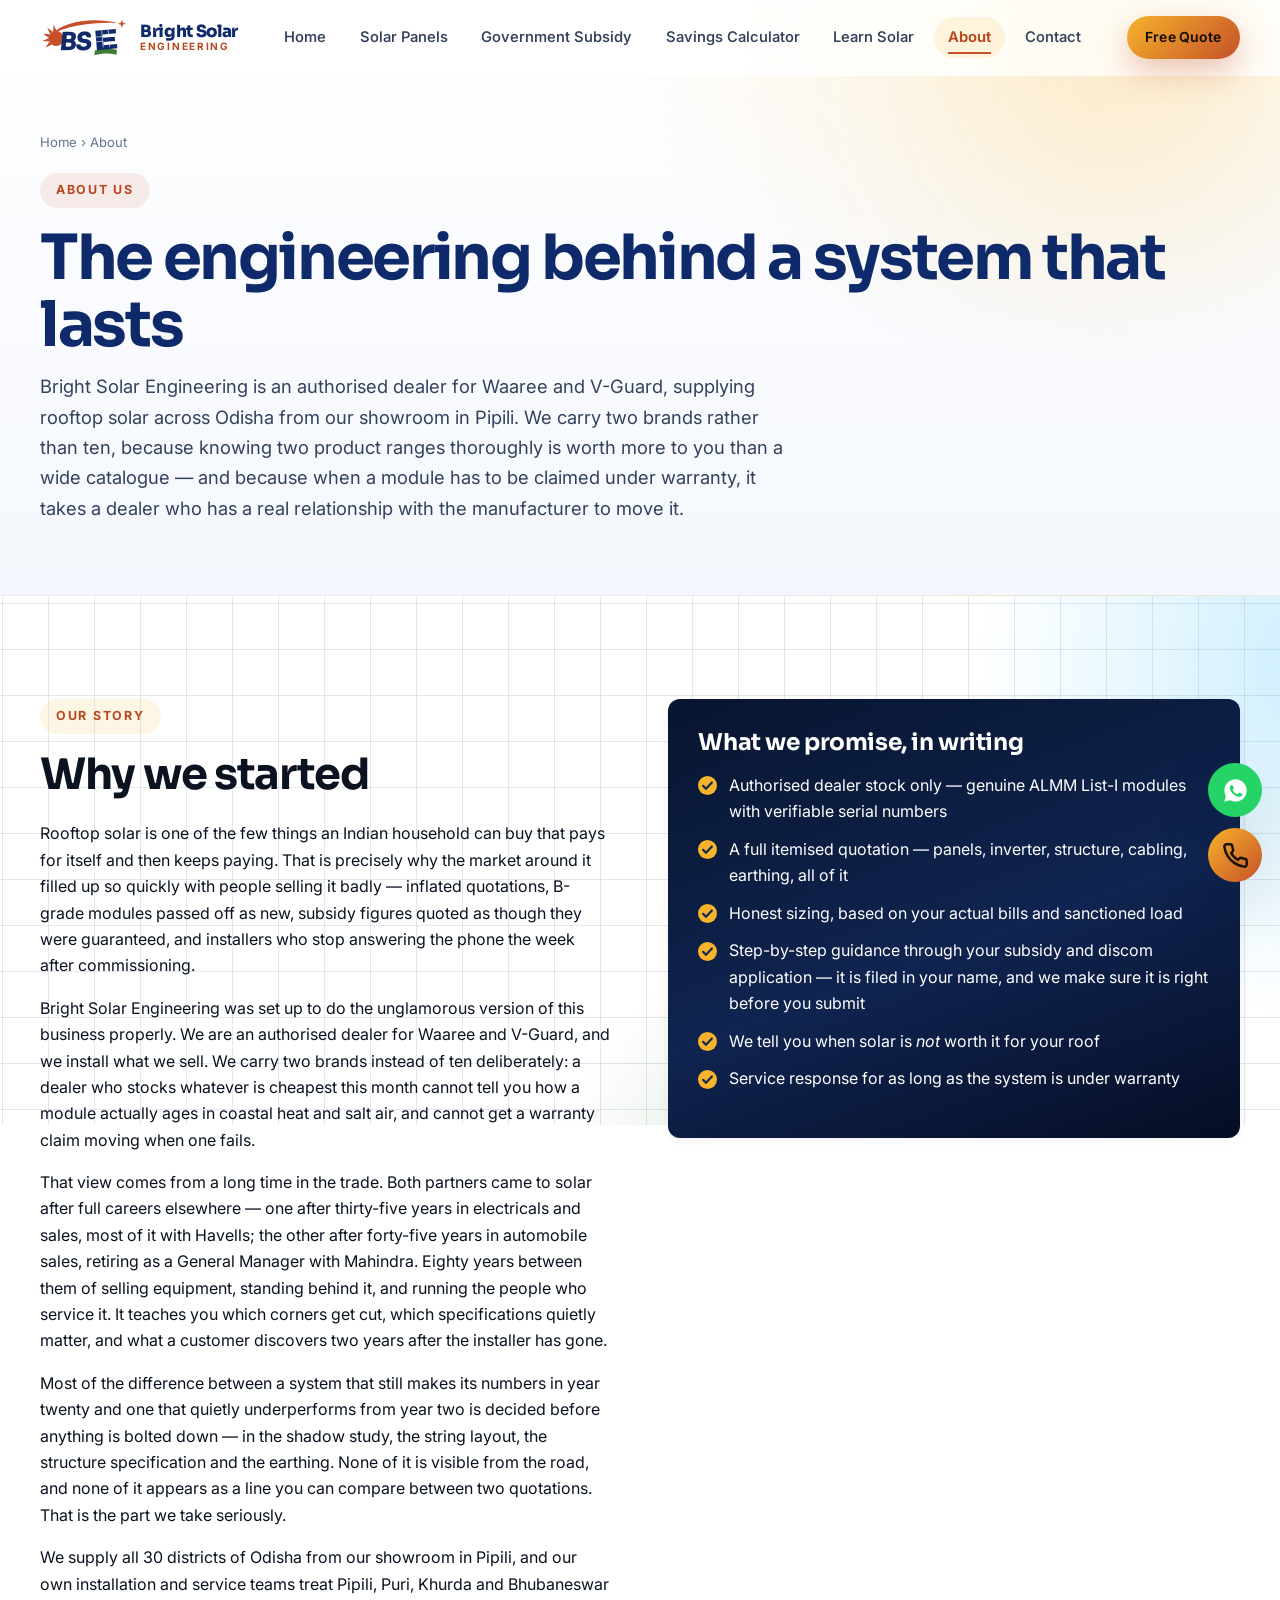
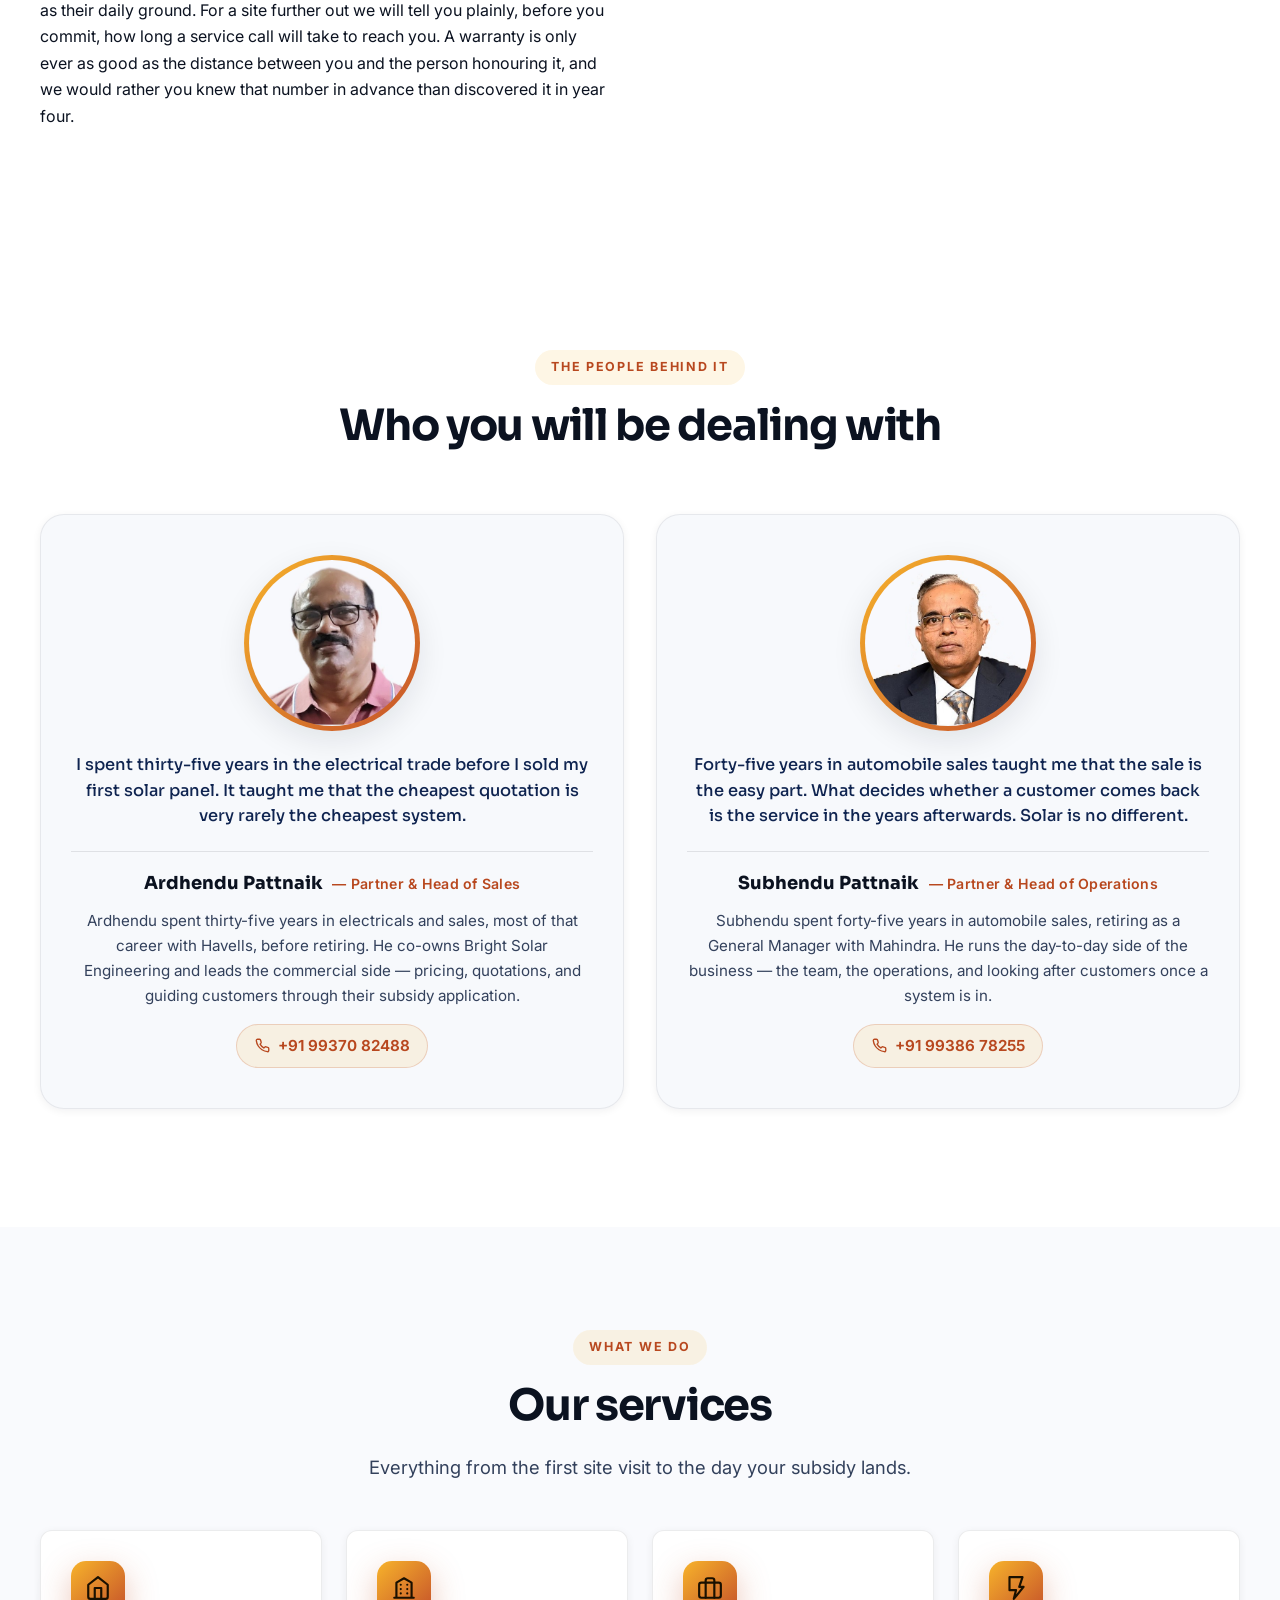
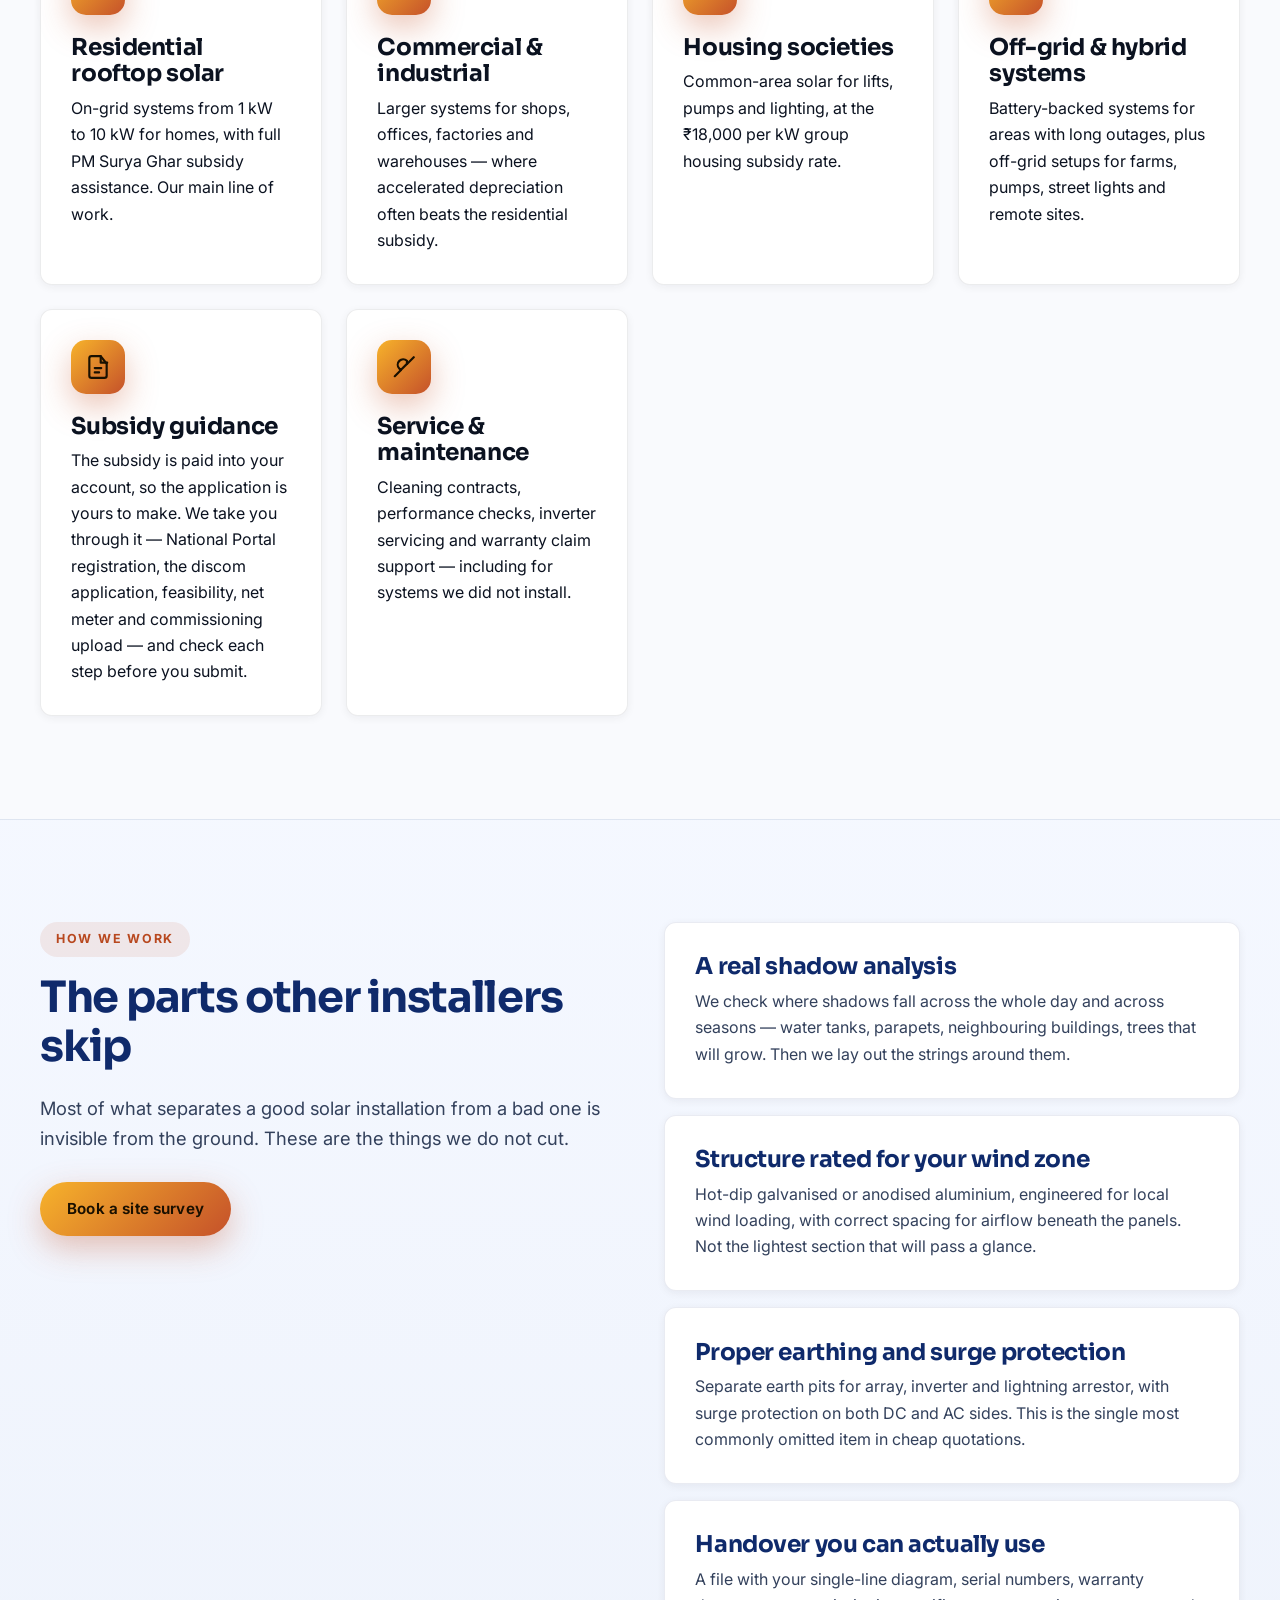
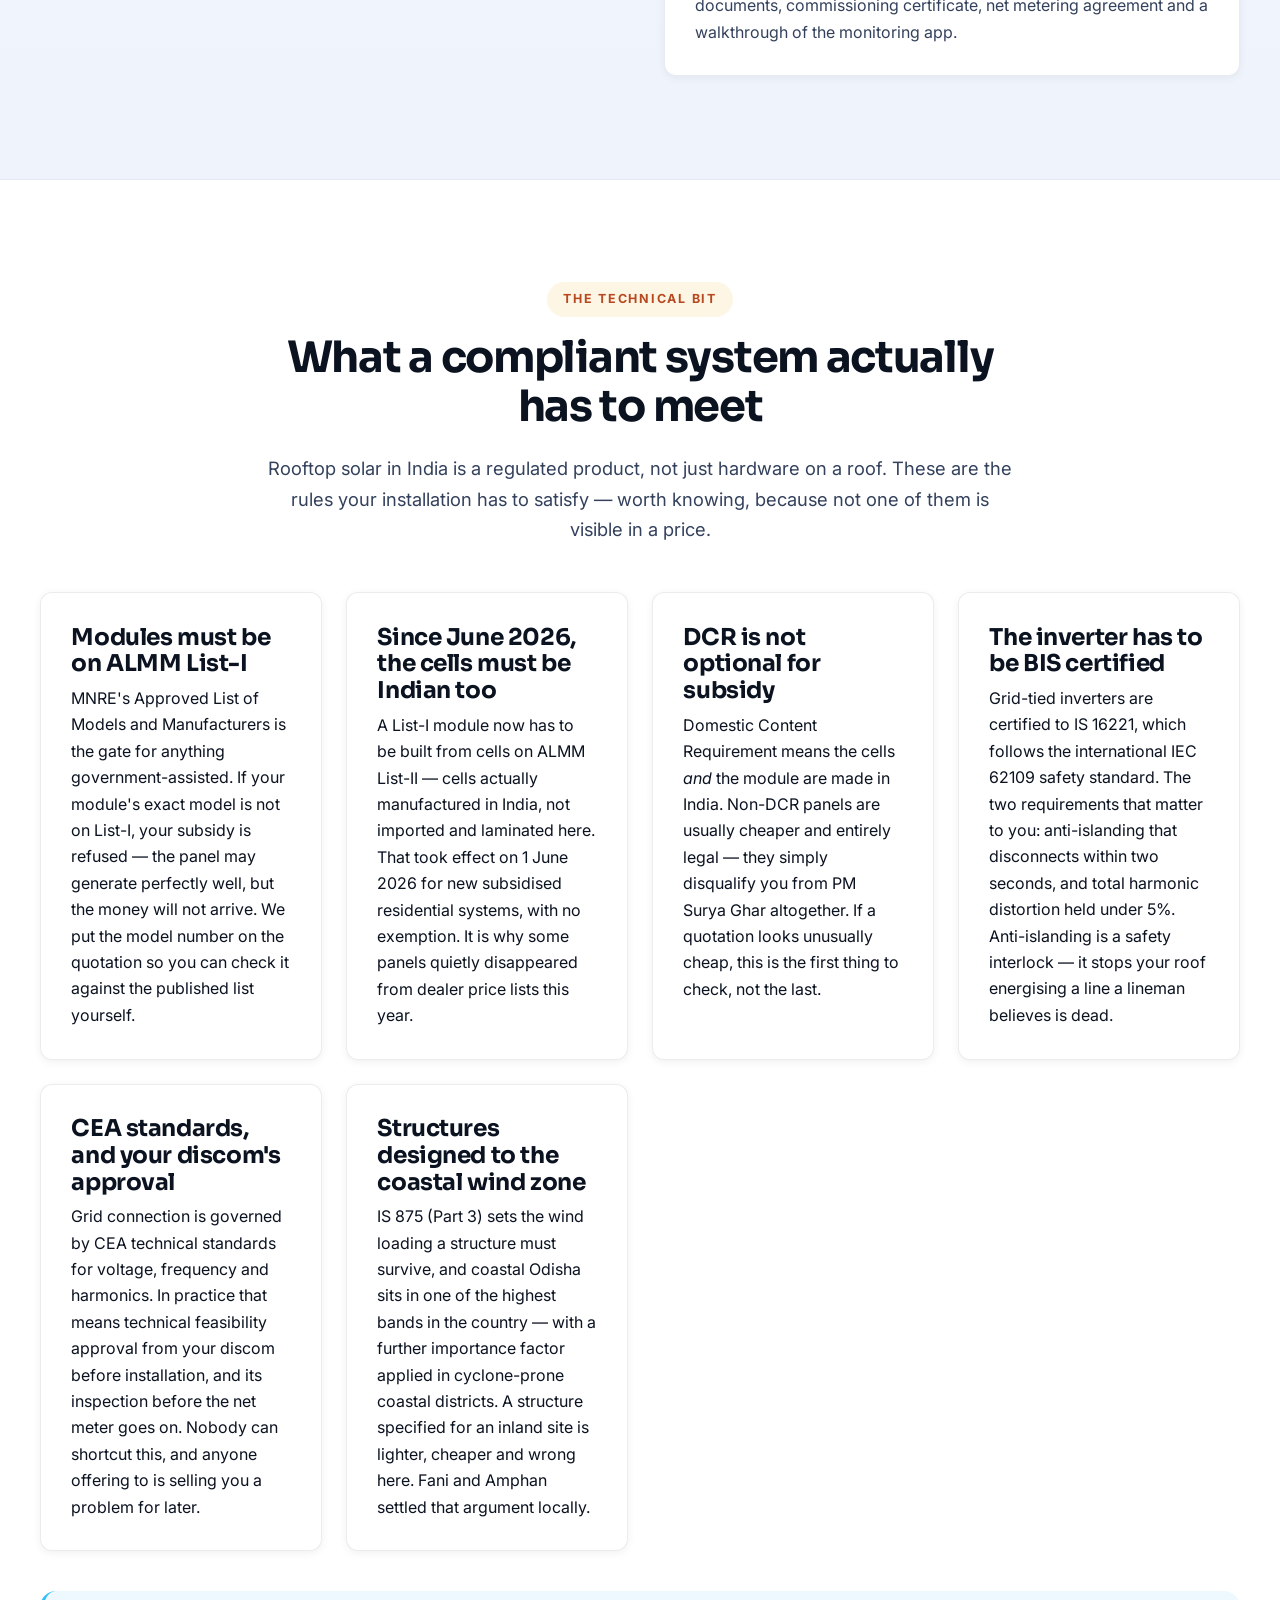
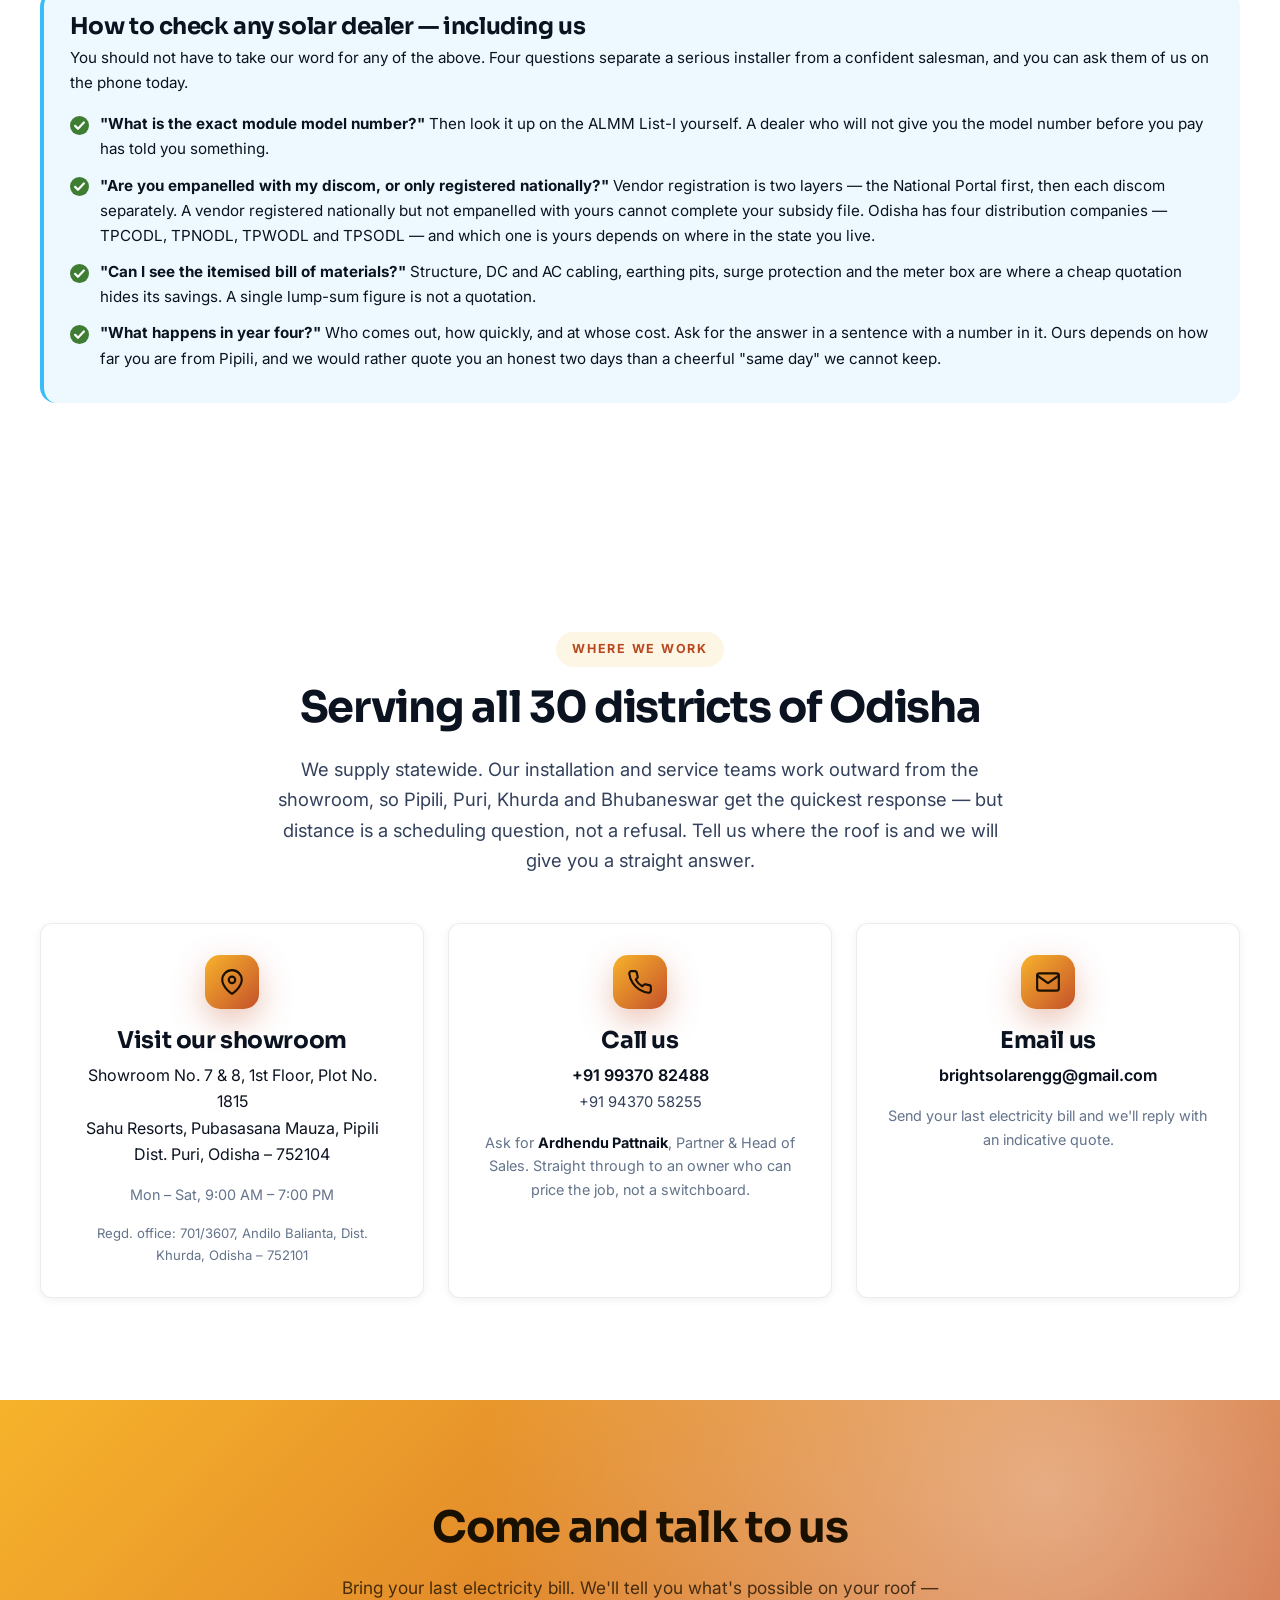
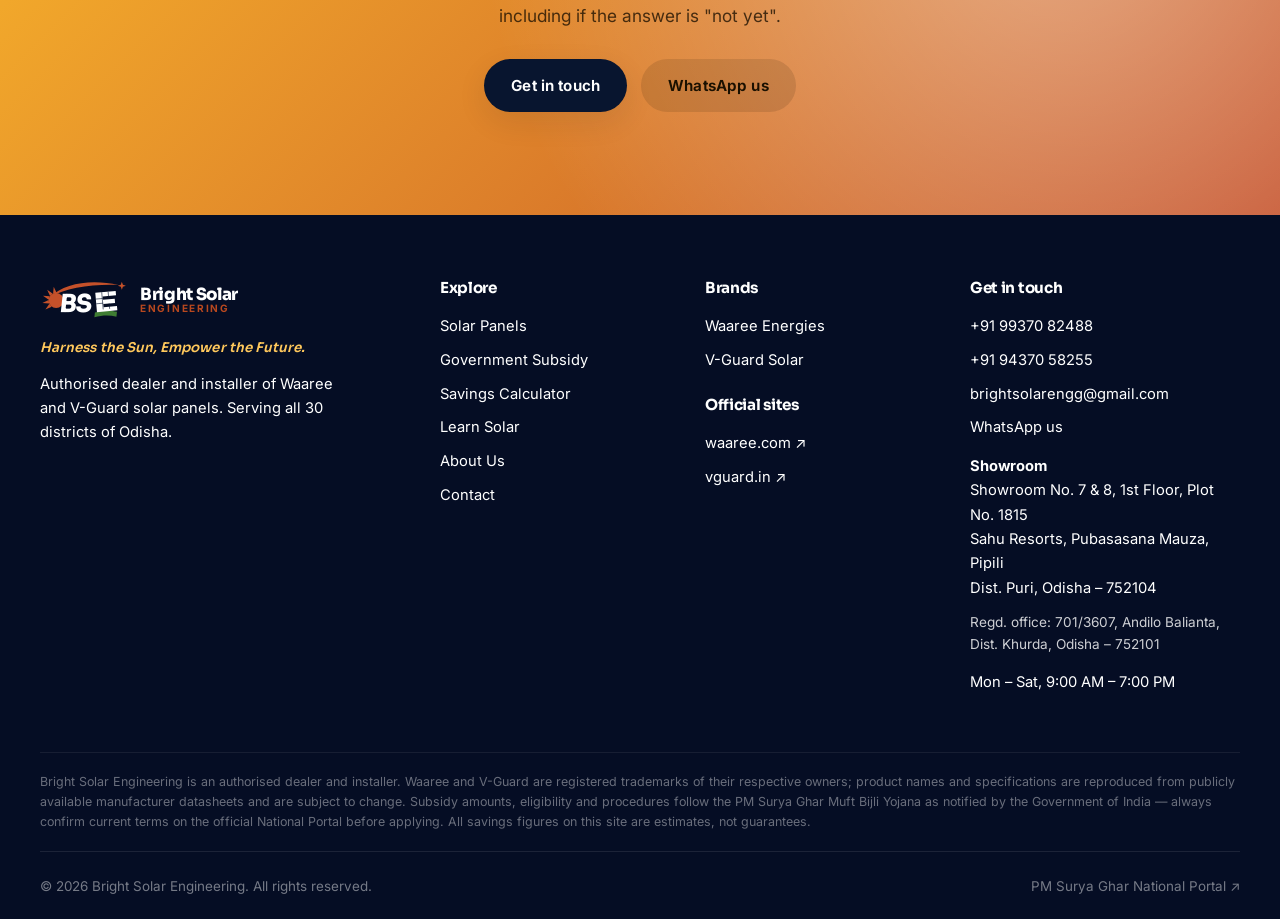
<file: about.html>
<!DOCTYPE html>
<html lang="en-IN">
<head>
<meta charset="UTF-8">
<meta name="viewport" content="width=device-width, initial-scale=1">
<title>About Us — Bright Solar Engineering</title>
<meta name="description" content="Bright Solar Engineering is an authorised dealer for Waaree and V-Guard solar panels, supplying rooftop solar across Odisha from Pipili. Our services, the standards we build to, and what we promise every customer.">
<!-- Share preview (WhatsApp, Facebook, LinkedIn). Add og:image once you
     have a 1200x630 photo — a good installation shot works best. -->
<meta property="og:type" content="website">
<meta property="og:site_name" content="Bright Solar Engineering">
<meta property="og:locale" content="en_IN">
<meta property="og:title" content="About Us — Bright Solar Engineering">
<meta property="og:description" content="Bright Solar Engineering is an authorised dealer for Waaree and V-Guard solar panels, supplying rooftop solar across Odisha from Pipili. Our services, the standards we build to, and what we promise every customer.">
<meta name="twitter:card" content="summary_large_image">
<meta name="theme-color" content="#08152f">
<link rel="icon" href="data:image/svg+xml,%3Csvg xmlns='http://www.w3.org/2000/svg' viewBox='0 0 32 32'%3E%3Crect width='32' height='32' rx='7' fill='%230f2a6b'/%3E%3Ccircle cx='16' cy='14' r='7' fill='%23c5512a'/%3E%3Cpath d='M7 26h18' stroke='%233f7d33' stroke-width='3.5' stroke-linecap='round'/%3E%3C/svg%3E">
<link rel="preconnect" href="https://fonts.googleapis.com">
<link rel="preconnect" href="https://fonts.gstatic.com" crossorigin>
<link href="https://fonts.googleapis.com/css2?family=Sora:wght@600;700;800&family=Inter:wght@400;500;600;700&family=Titillium+Web:wght@600;700&display=swap" rel="stylesheet">
<link rel="stylesheet" href="assets/css/style.css">
</head>
<body>

<header class="header">
  <div class="header__inner">
    <a class="logo" href="index.html" aria-label="Bright Solar Engineering home">
      <svg class="logo__mark" viewBox="0 0 162 78" aria-hidden="true">
        <g fill="#c5512a">
          <polygon points="30.98,26.03 25.48,14.39 24.31,27.21"/>
          <polygon points="23.86,27.42 13.28,20.08 18.67,31.77"/>
          <polygon points="18.39,32.17 5.56,31.11 16.07,38.54"/>
          <polygon points="16.03,39.02 4.40,44.51 17.21,45.69"/>
          <polygon points="17.42,46.14 10.08,56.72 21.77,51.33"/>
          <circle cx="30" cy="40" r="14"/>
          <path d="M18 34C46 6 98 0 146 11C98 9 48 16 18 34Z"/>
          <path d="M152 5l2 5.5 5.5 2-5.5 2-2 5.5-2-5.5-5.5-2 5.5-2z"/>
        </g>
        <path fill="#3f7d33" d="M102 62c14-4 30-4 41-1l-1 9c-12-3-26-3-41 1z"/>
        <g transform="rotate(-5 123 40)">
          <path class="ink" d="M104 24h38v8h-25v6h22v8h-22v6h25v8h-38z"/>
          <path class="ink-line" d="M116 24v32M128 24v8M128 46v10M104 35.6h13M104 44.4h13" stroke-width="1.3" fill="none" opacity=".85"/>
        </g>
        <text class="ink" x="36" y="61" font-family="Sora, 'Segoe UI', sans-serif" font-size="46" font-weight="800" letter-spacing="-1.5" transform="translate(5.5 0) skewX(-6)">BS</text>
      </svg>
      <span class="logo__text"><span class="logo__name">Bright Solar</span><span class="logo__tag">Engineering</span></span>
    </a>
    <nav class="nav" id="nav">
      <a href="index.html">Home</a>
      <a href="products.html">Solar Panels</a>
      <a href="subsidy.html">Government Subsidy</a>
      <a href="calculator.html">Savings Calculator</a>
      <a href="learn.html">Learn Solar</a>
      <a href="about.html">About</a>
      <a href="contact.html">Contact</a>
    </nav>
    <div class="header__cta">
      <a class="btn btn--primary btn--sm" href="contact.html#enquiry">Free Quote</a>
      <button class="burger" id="burger" aria-label="Menu" aria-expanded="false" aria-controls="nav"><span></span></button>
    </div>
  </div>
</header>

<section class="page-hero">
  <div class="page-hero__glow"></div>
  <div class="wrap">
    <div class="crumbs"><a href="index.html">Home</a> › About</div>
    <span class="eyebrow">About us</span>
    <h1>The engineering behind a system that lasts</h1>
    <p class="lede">Bright Solar Engineering is an authorised dealer for Waaree and V-Guard, supplying rooftop solar across Odisha from our showroom in <span data-site="town">Pipili</span>. We carry two brands rather than ten, because knowing two product ranges thoroughly is worth more to you than a wide catalogue — and because when a module has to be claimed under warranty, it takes a dealer who has a real relationship with the manufacturer to move it.</p>
  </div>
</section>

<!-- ==========================================================
     STILL TO ADD — the only things on this page that we
     cannot write for you, because only you know them:

       • the year you started the business
       • how many systems you have commissioned so far
       • how many people are on the survey and installation team,
         and who holds the electrical contractor licence

     (Ardhendu's own background IS written up now — 30+ years in
     electricals and sales, most of it with Havells, then co-owner
     leading the commercial side with his team doing the site work.
     See SITE.team in assets/js/config.js. Check the Havells wording
     with him before launch: it must stay a plain fact about his
     career and must never suggest Havells is connected to, endorses
     or supplies this business.)

     Drop them into the paragraphs below. One real number
     ("41 systems since 2019") outperforms every adjective on
     this page. Everything else here is already true as written.
     ========================================================== -->
<section class="section">
  <div class="wrap">
    <div class="grid g-2" style="gap:3.5rem; align-items:start">
      <div class="reveal">
        <span class="eyebrow">Our story</span>
        <h2>Why we started</h2>
        <p>Rooftop solar is one of the few things an Indian household can buy that pays for itself and then keeps paying. That is precisely why the market around it filled up so quickly with people selling it badly — inflated quotations, B-grade modules passed off as new, subsidy figures quoted as though they were guaranteed, and installers who stop answering the phone the week after commissioning.</p>
        <p>Bright Solar Engineering was set up to do the unglamorous version of this business properly. We are an authorised dealer for Waaree and V-Guard, and we install what we sell. We carry two brands instead of ten deliberately: a dealer who stocks whatever is cheapest this month cannot tell you how a module actually ages in coastal heat and salt air, and cannot get a warranty claim moving when one fails.</p>

        <p>That view comes from a long time in the trade. Both partners came to solar after full careers elsewhere — one after thirty-five years in electricals and sales, most of it with Havells; the other after forty-five years in automobile sales, retiring as a General Manager with Mahindra. Eighty years between them of selling equipment, standing behind it, and running the people who service it. It teaches you which corners get cut, which specifications quietly matter, and what a customer discovers two years after the installer has gone.</p>
        <p>Most of the difference between a system that still makes its numbers in year twenty and one that quietly underperforms from year two is decided before anything is bolted down — in the shadow study, the string layout, the structure specification and the earthing. None of it is visible from the road, and none of it appears as a line you can compare between two quotations. That is the part we take seriously.</p>
        <p>We supply <span data-site="serviceArea">across the state</span> from our showroom in <span data-site="town">Pipili</span>, and our own installation and service teams treat <span data-site="serviceAreaHome">the surrounding districts</span> as their daily ground. For a site further out we will tell you plainly, before you commit, how long a service call will take to reach you. A warranty is only ever as good as the distance between you and the person honouring it, and we would rather you knew that number in advance than discovered it in year four.</p>
      </div>

      <div class="reveal" data-delay="120">
        <div class="card" style="background:var(--grad-night); color:#fff; border:none">
          <h3 style="color:#fff">What we promise, in writing</h3>
          <ul class="tick-list" style="margin-top:1rem; color:rgba(255,255,255,.82)">
            <li>Authorised dealer stock only — genuine ALMM List-I modules with verifiable serial numbers</li>
            <li>A full itemised quotation — panels, inverter, structure, cabling, earthing, all of it</li>
            <li>Honest sizing, based on your actual bills and sanctioned load</li>
            <li>Step-by-step guidance through your subsidy and discom application — it is filed in your name, and we make sure it is right before you submit</li>
            <li>We tell you when solar is <em>not</em> worth it for your roof</li>
            <li>Service response for as long as the system is under warranty</li>
          </ul>
        </div>
      </div>
    </div>
  </div>
</section>

<!-- ============ WHO YOU DEAL WITH ============
     Hidden automatically until a photo is listed in
     SITE.team.items inside assets/js/config.js
================================================== -->
<section class="section">
  <div class="wrap">
    <div class="section-head center reveal">
      <span class="eyebrow">The people behind it</span>
      <h2 data-grid-heading>Who you will be dealing with</h2>
      <p class="lede" data-grid-intro></p>
    </div>
    <div class="people" id="teamGrid"></div>
  </div>
</section>

<!-- ============ SERVICES ============ -->
<section class="section section--tint">
  <div class="wrap">
    <div class="section-head center reveal">
      <span class="eyebrow">What we do</span>
      <h2>Our services</h2>
      <p class="lede">Everything from the first site visit to the day your subsidy lands.</p>
    </div>

    <div class="grid g-3" data-stagger>
      <div class="card reveal">
        <div class="card__icon"><svg viewBox="0 0 24 24" fill="none" stroke="currentColor" stroke-width="2" stroke-linecap="round" stroke-linejoin="round"><path d="M3 9l9-7 9 7v11a2 2 0 01-2 2H5a2 2 0 01-2-2z"/><path d="M9 22V12h6v10"/></svg></div>
        <h3>Residential rooftop solar</h3>
        <p>On-grid systems from 1 kW to 10 kW for homes, with full PM Surya Ghar subsidy assistance. Our main line of work.</p>
      </div>
      <div class="card reveal" data-delay="70">
        <div class="card__icon"><svg viewBox="0 0 24 24" fill="none" stroke="currentColor" stroke-width="2" stroke-linecap="round" stroke-linejoin="round"><path d="M3 21h18M5 21V7l7-4 7 4v14"/><path d="M9 9h.01M15 9h.01M9 13h.01M15 13h.01M9 17h.01M15 17h.01"/></svg></div>
        <h3>Commercial &amp; industrial</h3>
        <p>Larger systems for shops, offices, factories and warehouses — where accelerated depreciation often beats the residential subsidy.</p>
      </div>
      <div class="card reveal" data-delay="140">
        <div class="card__icon"><svg viewBox="0 0 24 24" fill="none" stroke="currentColor" stroke-width="2" stroke-linecap="round" stroke-linejoin="round"><rect x="2" y="7" width="20" height="14" rx="2"/><path d="M16 21V5a2 2 0 00-2-2h-4a2 2 0 00-2 2v16"/></svg></div>
        <h3>Housing societies</h3>
        <p>Common-area solar for lifts, pumps and lighting, at the ₹18,000 per kW group housing subsidy rate.</p>
      </div>
      <div class="card reveal" data-delay="210">
        <div class="card__icon"><svg viewBox="0 0 24 24" fill="none" stroke="currentColor" stroke-width="2" stroke-linecap="round" stroke-linejoin="round"><path d="M6 2h12l-3 9h4l-9 11 2-8H6z"/></svg></div>
        <h3>Off-grid &amp; hybrid systems</h3>
        <p>Battery-backed systems for areas with long outages, plus off-grid setups for farms, pumps, street lights and remote sites.</p>
      </div>
      <div class="card reveal" data-delay="280">
        <div class="card__icon"><svg viewBox="0 0 24 24" fill="none" stroke="currentColor" stroke-width="2" stroke-linecap="round" stroke-linejoin="round"><path d="M14.5 2v6h6"/><path d="M20 9v11a2 2 0 01-2 2H6a2 2 0 01-2-2V4a2 2 0 012-2h8.5z"/><path d="M9 13h6M9 17h4"/></svg></div>
        <h3>Subsidy guidance</h3>
        <p>The subsidy is paid into your account, so the application is yours to make. We take you through it — National Portal registration, the discom application, feasibility, net meter and commissioning upload — and check each step before you submit.</p>
      </div>
      <div class="card reveal" data-delay="350">
        <div class="card__icon"><svg viewBox="0 0 24 24" fill="none" stroke="currentColor" stroke-width="2" stroke-linecap="round" stroke-linejoin="round"><path d="M14.7 6.3a5 5 0 00-7.07 7.07l1.42 1.41 5.65-5.65z"/><path d="M9 15l-5.5 5.5M15 9l6-6"/></svg></div>
        <h3>Service &amp; maintenance</h3>
        <p>Cleaning contracts, performance checks, inverter servicing and warranty claim support — including for systems we did not install.</p>
      </div>
    </div>
  </div>
</section>

<!-- ============ HOW WE WORK ============ -->
<section class="section section--night">
  <div class="wrap">
    <div class="grid g-2" style="gap:3rem; align-items:start">
      <div class="reveal">
        <span class="eyebrow">How we work</span>
        <h2>The parts other installers skip</h2>
        <p class="lede">Most of what separates a good solar installation from a bad one is invisible from the ground. These are the things we do not cut.</p>
        <div class="btn-row" style="margin-top:1.75rem">
          <a class="btn btn--primary" href="contact.html#enquiry">Book a site survey</a>
        </div>
      </div>

      <div class="grid" style="gap:1rem">
        <div class="card card--glass reveal">
          <h3>A real shadow analysis</h3>
          <p>We check where shadows fall across the whole day and across seasons — water tanks, parapets, neighbouring buildings, trees that will grow. Then we lay out the strings around them.</p>
        </div>
        <div class="card card--glass reveal" data-delay="70">
          <h3>Structure rated for your wind zone</h3>
          <p>Hot-dip galvanised or anodised aluminium, engineered for local wind loading, with correct spacing for airflow beneath the panels. Not the lightest section that will pass a glance.</p>
        </div>
        <div class="card card--glass reveal" data-delay="140">
          <h3>Proper earthing and surge protection</h3>
          <p>Separate earth pits for array, inverter and lightning arrestor, with surge protection on both DC and AC sides. This is the single most commonly omitted item in cheap quotations.</p>
        </div>
        <div class="card card--glass reveal" data-delay="210">
          <h3>Handover you can actually use</h3>
          <p>A file with your single-line diagram, serial numbers, warranty documents, commissioning certificate, net metering agreement and a walkthrough of the monitoring app.</p>
        </div>
      </div>
    </div>
  </div>
</section>

<!-- ============ STANDARDS AND COMPLIANCE ============
     Everything in this section is regulation, not opinion, and
     it was checked in August 2026. Two dates move: the ALMM
     lists are revised every few months, and state schemes get
     amended. If you ever doubt a line here, MNRE publishes the
     current ALMM lists at mnre.gov.in.
====================================================== -->
<section class="section">
  <div class="wrap">
    <div class="section-head center reveal">
      <span class="eyebrow">The technical bit</span>
      <h2>What a compliant system actually has to meet</h2>
      <p class="lede">Rooftop solar in India is a regulated product, not just hardware on a roof. These are the rules your installation has to satisfy — worth knowing, because not one of them is visible in a price.</p>
    </div>

    <div class="grid g-3" data-stagger>
      <div class="card reveal">
        <h3>Modules must be on ALMM List-I</h3>
        <p>MNRE's Approved List of Models and Manufacturers is the gate for anything government-assisted. If your module's exact model is not on List-I, your subsidy is refused — the panel may generate perfectly well, but the money will not arrive. We put the model number on the quotation so you can check it against the published list yourself.</p>
      </div>
      <div class="card reveal" data-delay="70">
        <h3>Since June 2026, the cells must be Indian too</h3>
        <p>A List-I module now has to be built from cells on ALMM List-II — cells actually manufactured in India, not imported and laminated here. That took effect on 1 June 2026 for new subsidised residential systems, with no exemption. It is why some panels quietly disappeared from dealer price lists this year.</p>
      </div>
      <div class="card reveal" data-delay="140">
        <h3>DCR is not optional for subsidy</h3>
        <p>Domestic Content Requirement means the cells <em>and</em> the module are made in India. Non-DCR panels are usually cheaper and entirely legal — they simply disqualify you from PM Surya Ghar altogether. If a quotation looks unusually cheap, this is the first thing to check, not the last.</p>
      </div>
      <div class="card reveal" data-delay="210">
        <h3>The inverter has to be BIS certified</h3>
        <p>Grid-tied inverters are certified to IS 16221, which follows the international IEC 62109 safety standard. The two requirements that matter to you: anti-islanding that disconnects within two seconds, and total harmonic distortion held under 5%. Anti-islanding is a safety interlock — it stops your roof energising a line a lineman believes is dead.</p>
      </div>
      <div class="card reveal" data-delay="280">
        <h3>CEA standards, and your discom's approval</h3>
        <p>Grid connection is governed by CEA technical standards for voltage, frequency and harmonics. In practice that means technical feasibility approval from your discom before installation, and its inspection before the net meter goes on. Nobody can shortcut this, and anyone offering to is selling you a problem for later.</p>
      </div>
      <div class="card reveal" data-delay="350">
        <h3>Structures designed to the coastal wind zone</h3>
        <p>IS 875 (Part 3) sets the wind loading a structure must survive, and coastal Odisha sits in one of the highest bands in the country — with a further importance factor applied in cyclone-prone coastal districts. A structure specified for an inland site is lighter, cheaper and wrong here. Fani and Amphan settled that argument locally.</p>
      </div>
    </div>

    <div class="callout reveal" style="margin-top:2.5rem">
      <h3 style="margin-bottom:.35rem">How to check any solar dealer — including us</h3>
      <p style="margin-bottom:1rem">You should not have to take our word for any of the above. Four questions separate a serious installer from a confident salesman, and you can ask them of us on the phone today.</p>
      <ul class="tick-list" style="margin-bottom:0">
        <li><b>"What is the exact module model number?"</b> Then look it up on the ALMM List-I yourself. A dealer who will not give you the model number before you pay has told you something.</li>
        <li><b>"Are you empanelled with my discom, or only registered nationally?"</b> Vendor registration is two layers — the National Portal first, then each discom separately. A vendor registered nationally but not empanelled with yours cannot complete your subsidy file. Odisha has four distribution companies — TPCODL, TPNODL, TPWODL and TPSODL — and which one is yours depends on where in the state you live.</li>
        <li><b>"Can I see the itemised bill of materials?"</b> Structure, DC and AC cabling, earthing pits, surge protection and the meter box are where a cheap quotation hides its savings. A single lump-sum figure is not a quotation.</li>
        <li><b>"What happens in year four?"</b> Who comes out, how quickly, and at whose cost. Ask for the answer in a sentence with a number in it. Ours depends on how far you are from <span data-site="town">our showroom</span>, and we would rather quote you an honest two days than a cheerful "same day" we cannot keep.</li>
      </ul>
    </div>
  </div>
</section>

<!-- ============ DEALERSHIP CERTIFICATES ============
     Hidden automatically until you list scans in
     SITE.credentials.items inside assets/js/config.js
====================================================== -->
<section class="section section--tint">
  <div class="wrap">
    <div class="section-head center reveal">
      <span class="eyebrow">Proof, not claims</span>
      <h2 data-grid-heading>Our dealership authorisations</h2>
      <p class="lede" data-grid-intro>Plenty of people say they are authorised dealers. Here is ours, in writing.</p>
    </div>
    <div class="shot-grid" id="certGrid"></div>
  </div>
</section>

<!-- ============ SERVICE AREA ============ -->
<section class="section">
  <div class="wrap">
    <div class="section-head center reveal">
      <span class="eyebrow">Where we work</span>
      <h2>Serving <span data-site="serviceArea">your district and surrounding areas</span></h2>
      <p class="lede">We supply statewide. Our installation and service teams work outward from the showroom, so <span data-site="serviceAreaHome">the nearby districts</span> get the quickest response — but distance is a scheduling question, not a refusal. Tell us where the roof is and we will give you a straight answer.</p>
    </div>

    <div class="grid g-3" data-stagger>
      <div class="card center reveal">
        <div class="card__icon" style="margin-inline:auto"><svg viewBox="0 0 24 24" fill="none" stroke="currentColor" stroke-width="2" stroke-linecap="round" stroke-linejoin="round"><path d="M21 10c0 7-9 13-9 13s-9-6-9-13a9 9 0 0118 0z"/><circle cx="12" cy="10" r="3"/></svg></div>
        <h3>Visit our showroom</h3>
        <p><span data-site="addressLine1">Address line 1</span><br><span data-site="addressLine2">City</span><br><span data-site="addressState">State – PIN</span></p>
        <p style="color:var(--ink-500); font-size:.9rem"><span data-site="hours">Mon–Sat, 9 AM–7 PM</span></p>
        <p style="color:var(--ink-500); font-size:.82rem; margin-top:.5rem">Regd. office: <span data-site="regdLine1">—</span>, <span data-site="regdLine2">—</span></p>
      </div>
      <div class="card center reveal" data-delay="90">
        <div class="card__icon" style="margin-inline:auto"><svg viewBox="0 0 24 24" fill="none" stroke="currentColor" stroke-width="2" stroke-linecap="round" stroke-linejoin="round"><path d="M22 16.9v3a2 2 0 01-2.2 2 19.8 19.8 0 01-8.6-3.1 19.5 19.5 0 01-6-6A19.8 19.8 0 012.1 4.2 2 2 0 014.1 2h3a2 2 0 012 1.7c.1 1 .4 1.9.7 2.8a2 2 0 01-.5 2.1L8.1 9.9a16 16 0 006 6l1.3-1.2a2 2 0 012.1-.5c.9.3 1.8.6 2.8.7a2 2 0 011.7 2z"/></svg></div>
        <h3>Call us</h3>
        <p><a data-link="call" href="#" style="font-weight:650"><span data-site="phone">+91 00000 00000</span></a><br>
           <span data-site="phone2" style="color:var(--ink-700); font-size:.92rem">—</span></p>
        <p style="color:var(--ink-500); font-size:.9rem">Ask for <b data-site="contactPerson" style="color:var(--ink-900)">—</b>, <span data-site="contactRole">Partner</span>. Straight through to an owner who can price the job, not a switchboard.</p>
      </div>
      <div class="card center reveal" data-delay="180">
        <div class="card__icon" style="margin-inline:auto"><svg viewBox="0 0 24 24" fill="none" stroke="currentColor" stroke-width="2" stroke-linecap="round" stroke-linejoin="round"><rect x="2" y="4" width="20" height="16" rx="2"/><path d="M22 6l-10 7L2 6"/></svg></div>
        <h3>Email us</h3>
        <p><a data-link="email" href="#" style="font-weight:650"><span data-site="email">info@example.com</span></a></p>
        <p style="color:var(--ink-500); font-size:.9rem">Send your last electricity bill and we'll reply with an indicative quote.</p>
      </div>
    </div>
  </div>
</section>

<section class="section cta-band">
  <div class="wrap center">
    <h2 class="reveal">Come and talk to us</h2>
    <p class="reveal" style="max-width:56ch; margin-inline:auto">Bring your last electricity bill. We'll tell you what's possible on your roof — including if the answer is "not yet".</p>
    <div class="btn-row reveal" style="margin-top:1.75rem">
      <a class="btn btn--dark" href="contact.html#enquiry">Get in touch</a>
      <a class="btn btn--dark" data-link="whatsapp" href="#" style="background:rgba(26,16,0,.12); color:#1a1000; box-shadow:none">WhatsApp us</a>
    </div>
  </div>
</section>

<footer class="footer">
  <div class="wrap">
    <div class="footer__grid">
      <div>
        <div class="logo" style="margin-bottom:1rem">
          <svg class="logo__mark" viewBox="0 0 162 78" aria-hidden="true">
        <g fill="#c5512a">
          <polygon points="30.98,26.03 25.48,14.39 24.31,27.21"/>
          <polygon points="23.86,27.42 13.28,20.08 18.67,31.77"/>
          <polygon points="18.39,32.17 5.56,31.11 16.07,38.54"/>
          <polygon points="16.03,39.02 4.40,44.51 17.21,45.69"/>
          <polygon points="17.42,46.14 10.08,56.72 21.77,51.33"/>
          <circle cx="30" cy="40" r="14"/>
          <path d="M18 34C46 6 98 0 146 11C98 9 48 16 18 34Z"/>
          <path d="M152 5l2 5.5 5.5 2-5.5 2-2 5.5-2-5.5-5.5-2 5.5-2z"/>
        </g>
        <path fill="#3f7d33" d="M102 62c14-4 30-4 41-1l-1 9c-12-3-26-3-41 1z"/>
        <g transform="rotate(-5 123 40)">
          <path class="ink" d="M104 24h38v8h-25v6h22v8h-22v6h25v8h-38z"/>
          <path class="ink-line" d="M116 24v32M128 24v8M128 46v10M104 35.6h13M104 44.4h13" stroke-width="1.3" fill="none" opacity=".85"/>
        </g>
        <text class="ink" x="36" y="61" font-family="Sora, 'Segoe UI', sans-serif" font-size="46" font-weight="800" letter-spacing="-1.5" transform="translate(5.5 0) skewX(-6)">BS</text>
      </svg>
          <span class="logo__text"><span class="logo__name">Bright Solar</span><span class="logo__tag">Engineering</span></span>
        </div>
        <p class="tagline tagline--sm" data-site="tagline" style="margin:0 0 .8rem">Harness the Sun, Empower the Future.</p>
        <p style="max-width:34ch">Authorised dealer and installer of Waaree and V-Guard solar panels. Serving <span data-site="serviceArea">your area</span>.</p>
      </div>
      <div>
        <h4>Explore</h4>
        <ul>
          <li><a href="products.html">Solar Panels</a></li>
          <li><a href="subsidy.html">Government Subsidy</a></li>
          <li><a href="calculator.html">Savings Calculator</a></li>
          <li><a href="learn.html">Learn Solar</a></li>
          <li><a href="about.html">About Us</a></li>
          <li><a href="contact.html">Contact</a></li>
        </ul>
      </div>
      <div>
        <h4>Brands</h4>
        <ul>
          <li><a href="products.html?brand=waaree">Waaree Energies</a></li>
          <li><a href="products.html?brand=vguard">V-Guard Solar</a></li>
        </ul>
        <h4 style="margin-top:1.5rem">Official sites</h4>
        <ul>
          <li><a href="https://www.waaree.com/" target="_blank" rel="noopener">waaree.com ↗</a></li>
          <li><a href="https://www.vguard.in/" target="_blank" rel="noopener">vguard.in ↗</a></li>
        </ul>
      </div>
      <div>
        <h4>Get in touch</h4>
        <ul>
          <li><a data-link="call" href="#"><span data-site="phone">+91 00000 00000</span></a></li>
          <li><a data-link="call" href="#"><span data-site="phone2">&mdash;</span></a></li>
          <li><a data-link="email" href="#"><span data-site="email">info@example.com</span></a></li>
          <li><a data-link="whatsapp" href="#">WhatsApp us</a></li>
          <li style="margin-top:.9rem"><b style="color:#fff">Showroom</b><br><span data-site="addressLine1">Address line 1</span><br><span data-site="addressLine2">City</span><br><span data-site="addressState">State – PIN</span></li>
          <li style="margin-top:.7rem; font-size:.85rem; opacity:.8">Regd. office: <span data-site="regdLine1">—</span>, <span data-site="regdLine2">—</span></li>
          <li style="margin-top:.9rem"><span data-site="hours">Mon–Sat, 9 AM–7 PM</span></li>
        </ul>
      </div>
    </div>
    <div class="footer__disclaimer">
      Bright Solar Engineering is an authorised dealer and installer. Waaree and V-Guard are registered trademarks of their respective owners; product names and specifications are reproduced from publicly available manufacturer datasheets and are subject to change. Subsidy amounts, eligibility and procedures follow the PM Surya Ghar Muft Bijli Yojana as notified by the Government of India — always confirm current terms on the official National Portal before applying. All savings figures on this site are estimates, not guarantees.
    </div>
    <div class="footer__bottom">
      <span>© <span data-year>2026</span> Bright Solar Engineering. All rights reserved.</span>
      <span><a href="https://www.pmsuryaghar.gov.in/" target="_blank" rel="noopener">PM Surya Ghar National Portal ↗</a></span>
    </div>
  </div>
</footer>

<div class="fab">
  <a class="fab__wa" data-link="whatsapp" href="#" aria-label="Chat on WhatsApp">
    <svg viewBox="0 0 24 24" fill="currentColor"><path d="M12.04 2C6.58 2 2.13 6.45 2.13 11.91c0 1.75.46 3.45 1.32 4.95L2 22l5.25-1.38a9.87 9.87 0 004.79 1.22h.01c5.46 0 9.9-4.45 9.9-9.91C21.95 6.45 17.5 2 12.04 2zm5.8 14.13c-.24.68-1.42 1.31-1.95 1.36-.5.05-.98.24-3.3-.69-2.79-1.1-4.55-3.94-4.69-4.13-.13-.19-1.11-1.48-1.11-2.82s.7-2 .95-2.28c.24-.27.53-.34.71-.34.18 0 .35 0 .51.01.16.01.38-.06.6.46.24.55.8 1.9.87 2.04.07.14.12.3.02.49-.1.19-.15.3-.29.47-.14.16-.3.36-.43.49-.14.14-.29.29-.13.57.17.28.74 1.22 1.59 1.98 1.09.97 2.01 1.27 2.29 1.41.28.14.45.12.61-.07.17-.19.71-.83.9-1.11.19-.28.38-.24.63-.14.25.09 1.6.75 1.87.89.28.14.46.21.53.32.07.12.07.66-.17 1.34z"/></svg>
  </a>
  <a class="fab__call" data-link="call" href="#" aria-label="Call us">
    <svg viewBox="0 0 24 24" fill="none" stroke="currentColor" stroke-width="2.2" stroke-linecap="round" stroke-linejoin="round"><path d="M22 16.9v3a2 2 0 01-2.2 2 19.8 19.8 0 01-8.6-3.1 19.5 19.5 0 01-6-6A19.8 19.8 0 012.1 4.2 2 2 0 014.1 2h3a2 2 0 012 1.7c.1 1 .4 1.9.7 2.8a2 2 0 01-.5 2.1L8.1 9.9a16 16 0 006 6l1.3-1.2a2 2 0 012.1-.5c.9.3 1.8.6 2.8.7a2 2 0 011.7 2z"/></svg>
  </a>
</div>

<script src="assets/js/config.js"></script>
<script src="assets/js/main.js"></script>
</body>
</html>
</file>
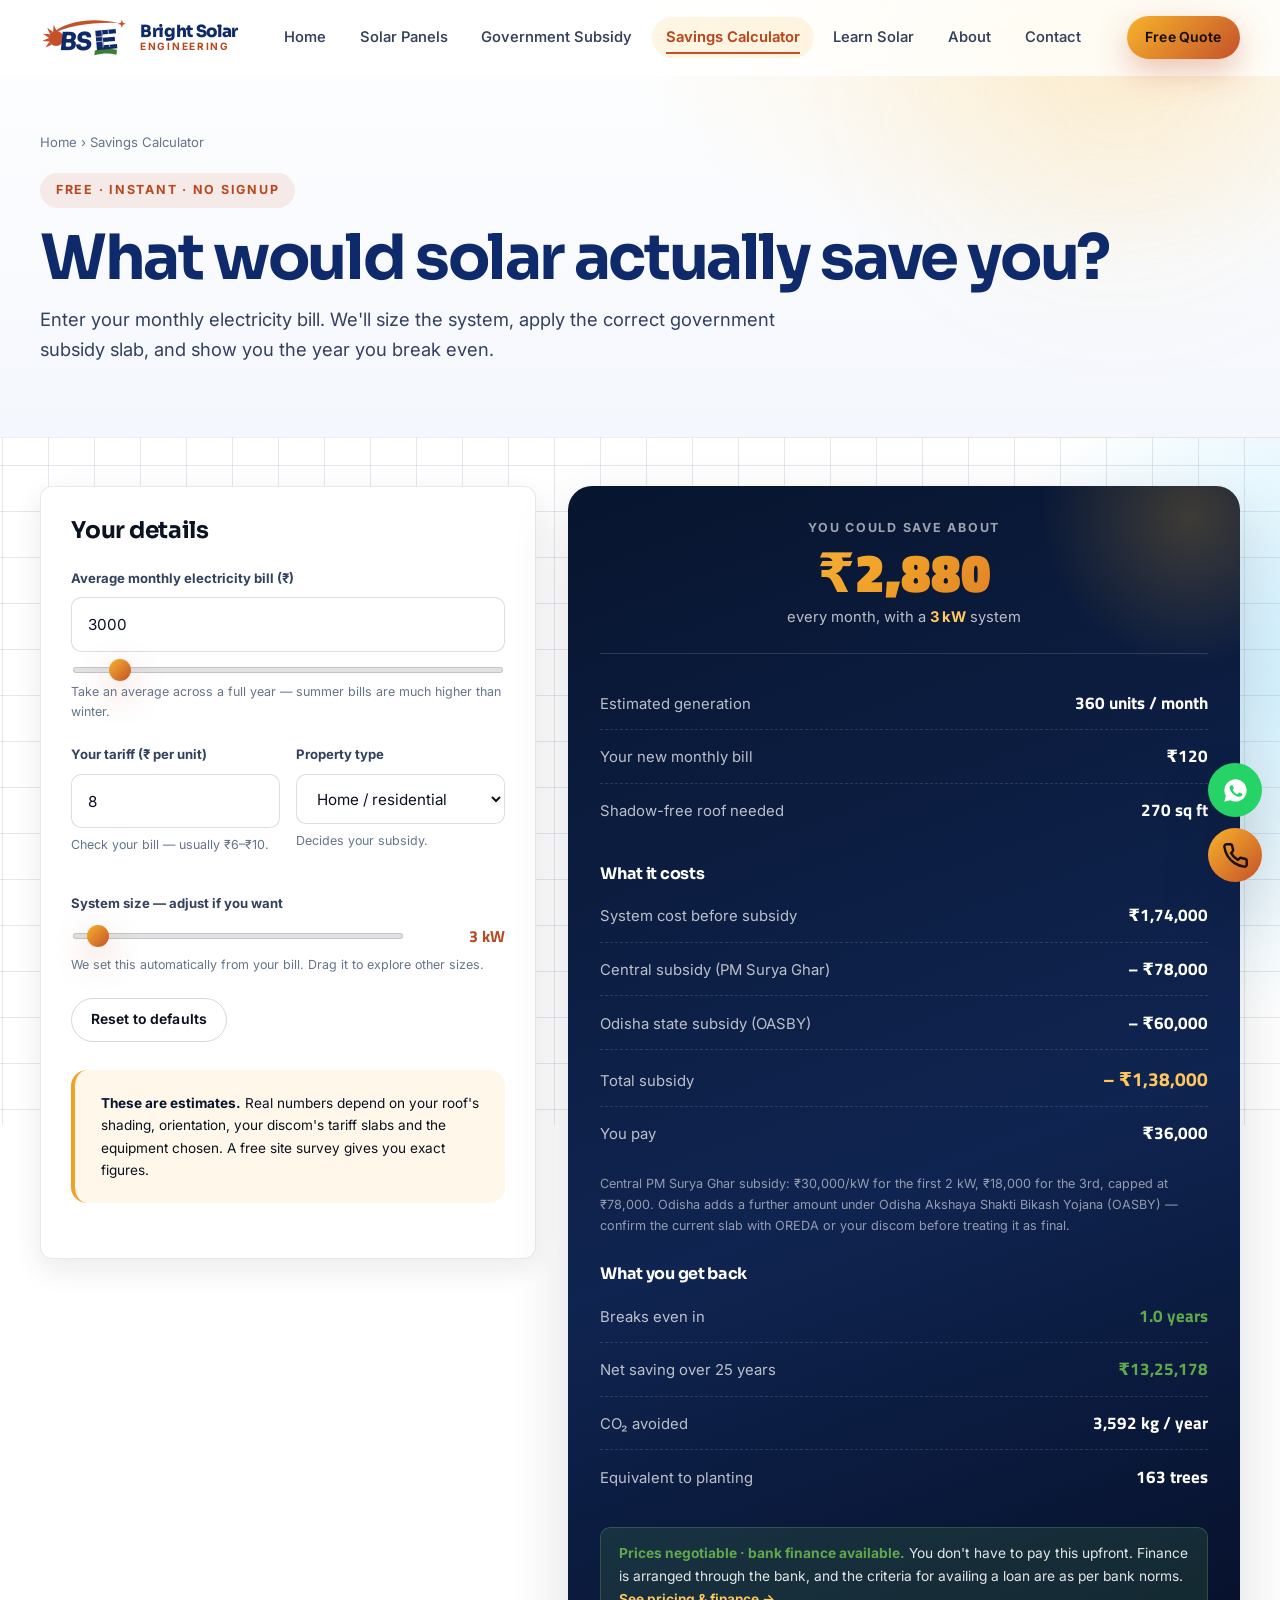
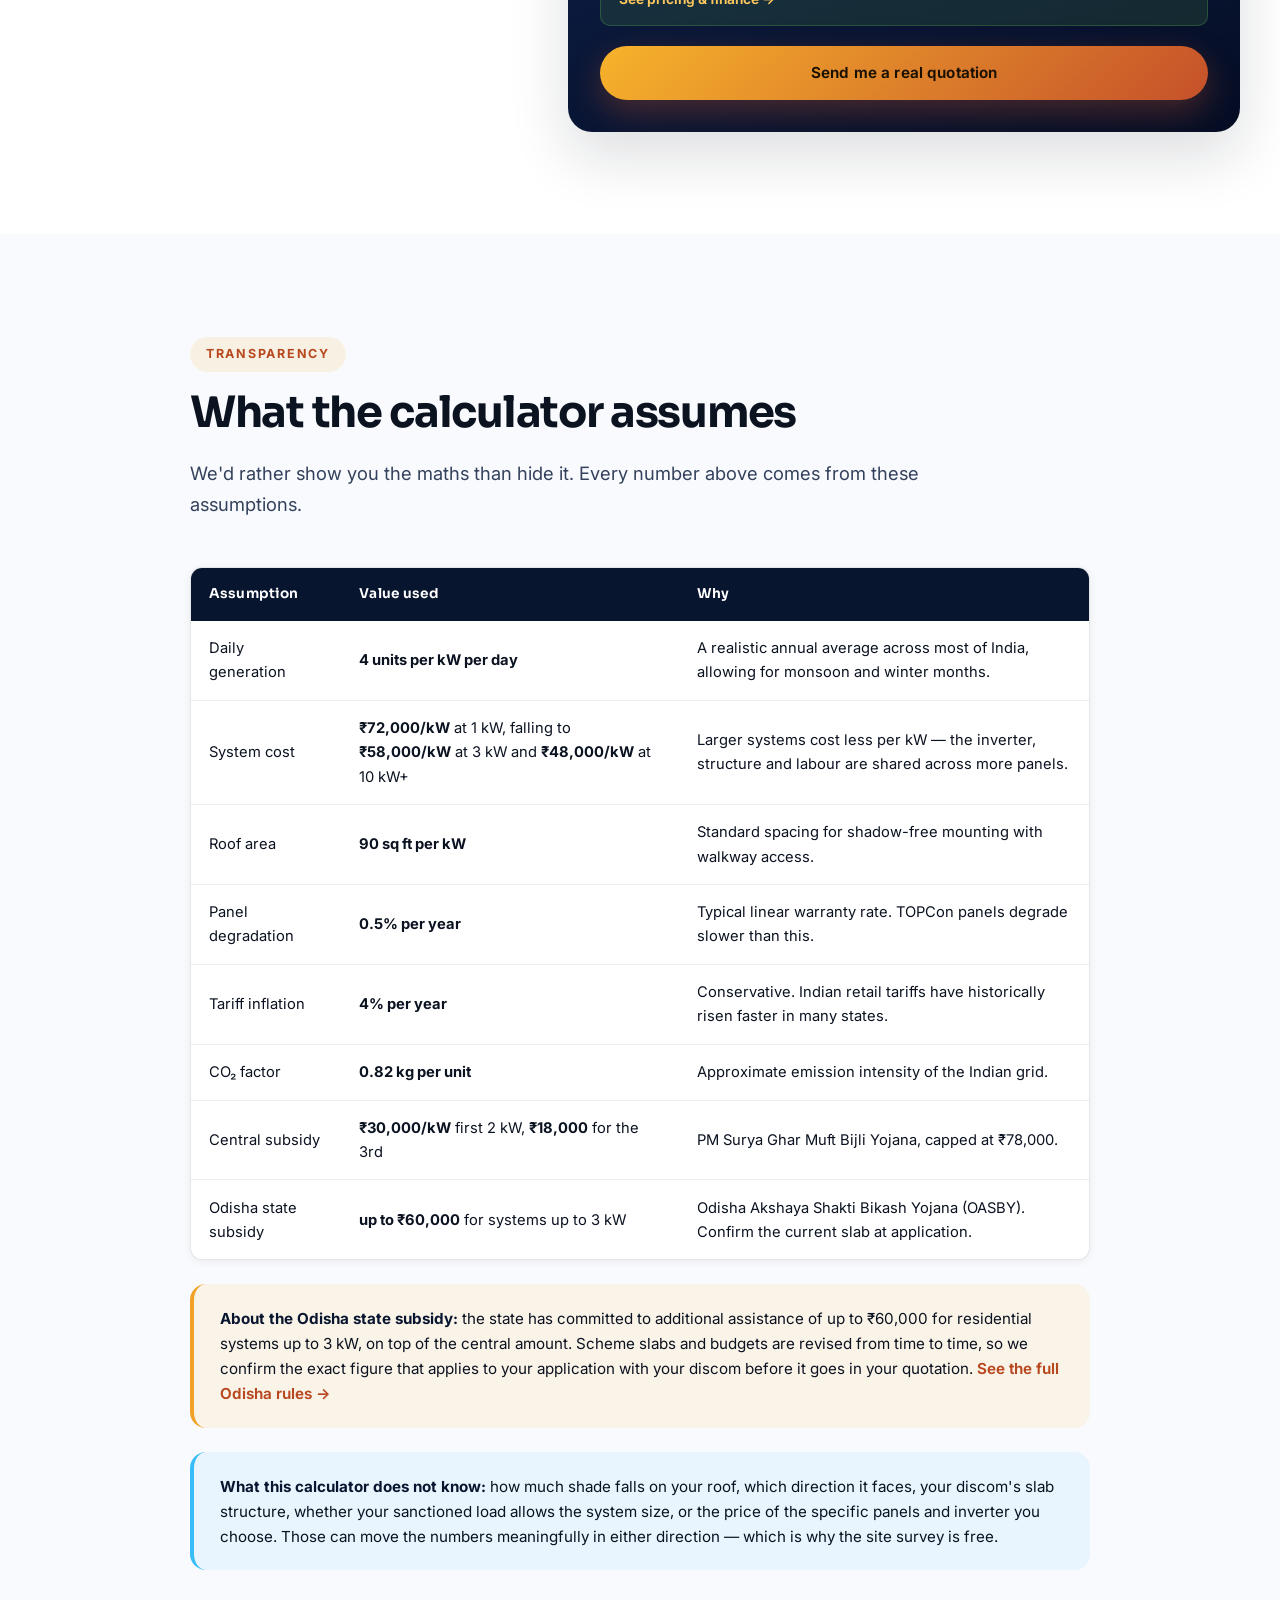
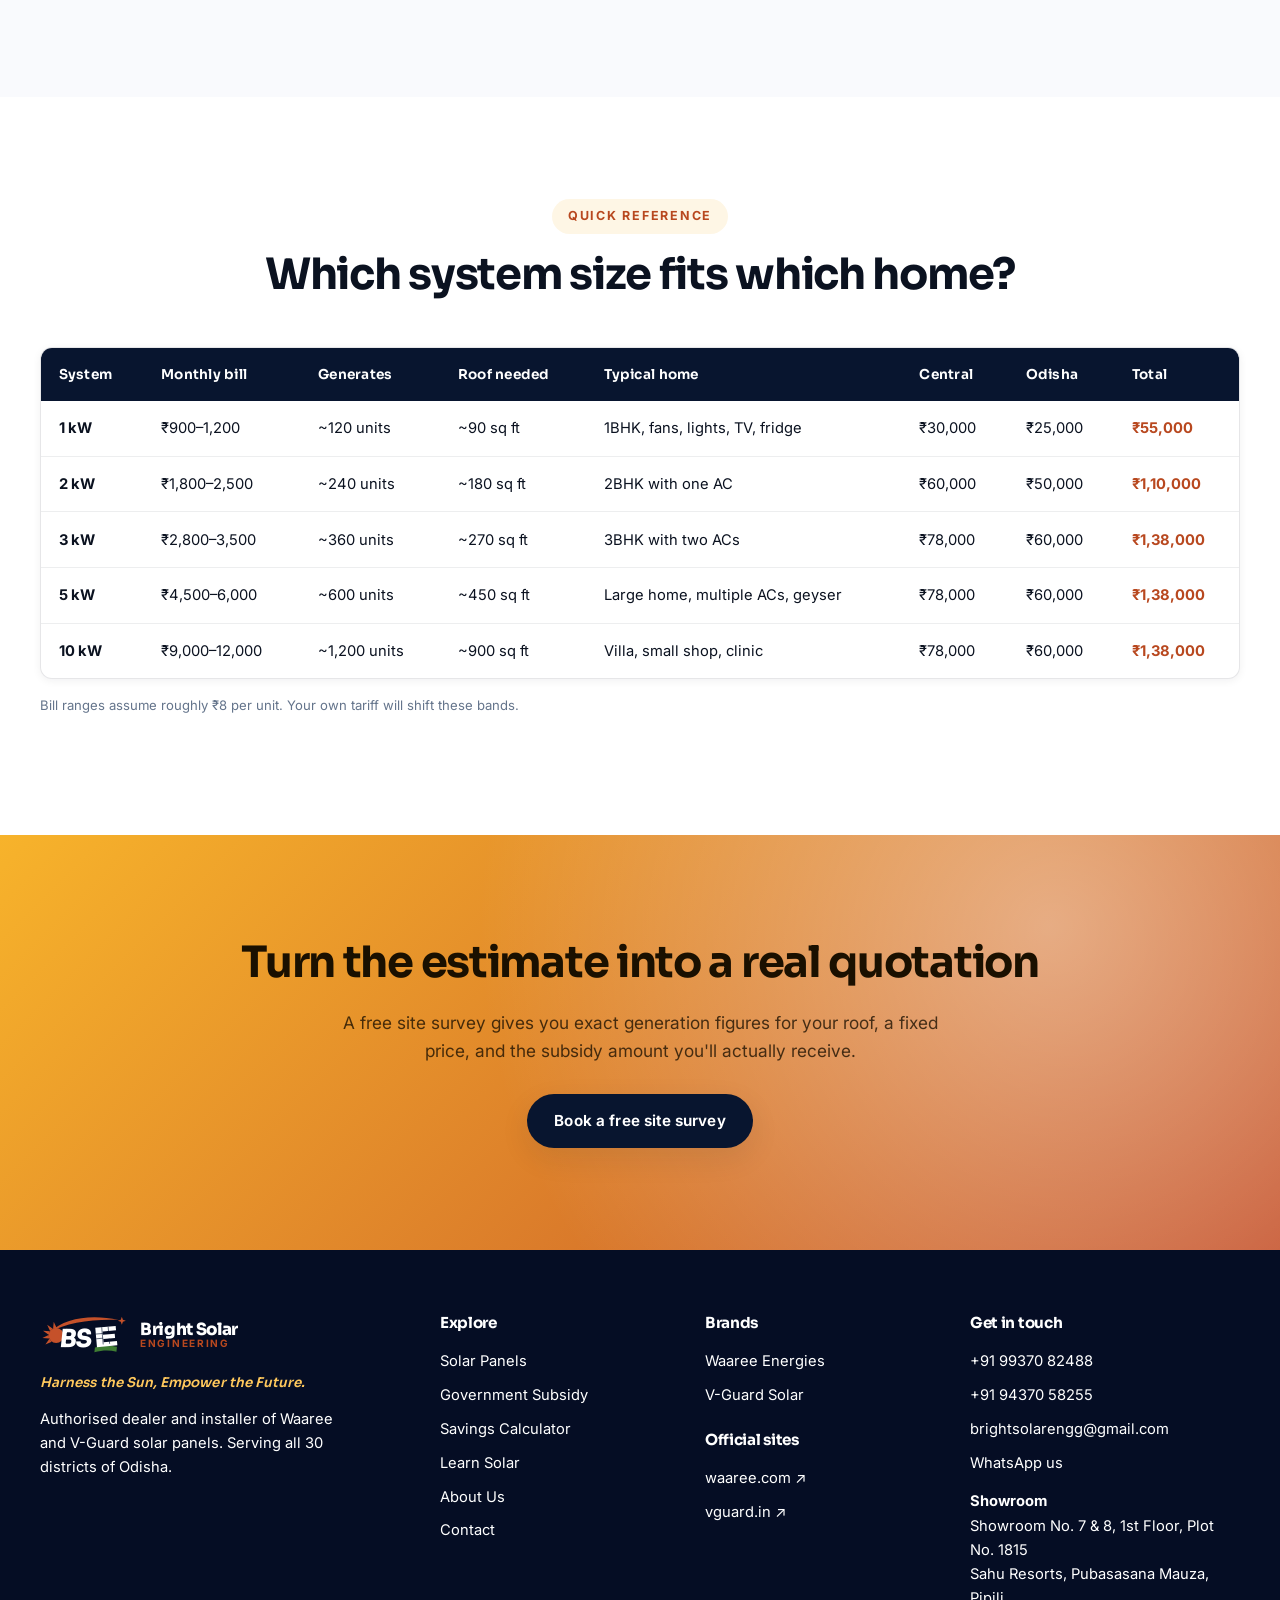
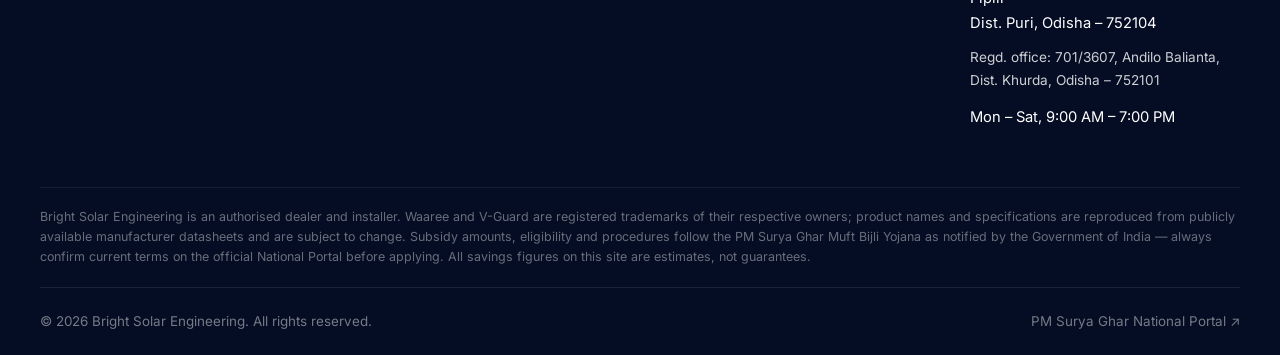
<file: calculator.html>
<!DOCTYPE html>
<html lang="en-IN">
<head>
<meta charset="UTF-8">
<meta name="viewport" content="width=device-width, initial-scale=1">
<title>Solar Savings Calculator — Cost, Subsidy & Payback | Bright Solar Engineering</title>
<meta name="description" content="Free solar calculator for Indian homes. Enter your electricity bill to see the right system size, total cost, PM Surya Ghar subsidy, monthly savings and payback period.">
<!-- Share preview (WhatsApp, Facebook, LinkedIn). Add og:image once you
     have a 1200x630 photo — a good installation shot works best. -->
<meta property="og:type" content="website">
<meta property="og:site_name" content="Bright Solar Engineering">
<meta property="og:locale" content="en_IN">
<meta property="og:title" content="Solar Savings Calculator — Cost, Subsidy & Payback | Bright Solar Engineering">
<meta property="og:description" content="Free solar calculator for Indian homes. Enter your electricity bill to see the right system size, total cost, PM Surya Ghar subsidy, monthly savings and payback period.">
<meta name="twitter:card" content="summary_large_image">
<meta name="theme-color" content="#08152f">
<link rel="icon" href="data:image/svg+xml,%3Csvg xmlns='http://www.w3.org/2000/svg' viewBox='0 0 32 32'%3E%3Crect width='32' height='32' rx='7' fill='%230f2a6b'/%3E%3Ccircle cx='16' cy='14' r='7' fill='%23c5512a'/%3E%3Cpath d='M7 26h18' stroke='%233f7d33' stroke-width='3.5' stroke-linecap='round'/%3E%3C/svg%3E">
<link rel="preconnect" href="https://fonts.googleapis.com">
<link rel="preconnect" href="https://fonts.gstatic.com" crossorigin>
<link href="https://fonts.googleapis.com/css2?family=Sora:wght@600;700;800&family=Inter:wght@400;500;600;700&family=Titillium+Web:wght@600;700&display=swap" rel="stylesheet">
<link rel="stylesheet" href="assets/css/style.css">
</head>
<body>

<header class="header">
  <div class="header__inner">
    <a class="logo" href="index.html" aria-label="Bright Solar Engineering home">
      <svg class="logo__mark" viewBox="0 0 162 78" aria-hidden="true">
        <g fill="#c5512a">
          <polygon points="30.98,26.03 25.48,14.39 24.31,27.21"/>
          <polygon points="23.86,27.42 13.28,20.08 18.67,31.77"/>
          <polygon points="18.39,32.17 5.56,31.11 16.07,38.54"/>
          <polygon points="16.03,39.02 4.40,44.51 17.21,45.69"/>
          <polygon points="17.42,46.14 10.08,56.72 21.77,51.33"/>
          <circle cx="30" cy="40" r="14"/>
          <path d="M18 34C46 6 98 0 146 11C98 9 48 16 18 34Z"/>
          <path d="M152 5l2 5.5 5.5 2-5.5 2-2 5.5-2-5.5-5.5-2 5.5-2z"/>
        </g>
        <path fill="#3f7d33" d="M102 62c14-4 30-4 41-1l-1 9c-12-3-26-3-41 1z"/>
        <g transform="rotate(-5 123 40)">
          <path class="ink" d="M104 24h38v8h-25v6h22v8h-22v6h25v8h-38z"/>
          <path class="ink-line" d="M116 24v32M128 24v8M128 46v10M104 35.6h13M104 44.4h13" stroke-width="1.3" fill="none" opacity=".85"/>
        </g>
        <text class="ink" x="36" y="61" font-family="Sora, 'Segoe UI', sans-serif" font-size="46" font-weight="800" letter-spacing="-1.5" transform="translate(5.5 0) skewX(-6)">BS</text>
      </svg>
      <span class="logo__text"><span class="logo__name">Bright Solar</span><span class="logo__tag">Engineering</span></span>
    </a>
    <nav class="nav" id="nav">
      <a href="index.html">Home</a>
      <a href="products.html">Solar Panels</a>
      <a href="subsidy.html">Government Subsidy</a>
      <a href="calculator.html">Savings Calculator</a>
      <a href="learn.html">Learn Solar</a>
      <a href="about.html">About</a>
      <a href="contact.html">Contact</a>
    </nav>
    <div class="header__cta">
      <a class="btn btn--primary btn--sm" href="contact.html#enquiry">Free Quote</a>
      <button class="burger" id="burger" aria-label="Menu" aria-expanded="false" aria-controls="nav"><span></span></button>
    </div>
  </div>
</header>

<section class="page-hero">
  <div class="page-hero__glow"></div>
  <div class="wrap">
    <div class="crumbs"><a href="index.html">Home</a> › Savings Calculator</div>
    <span class="eyebrow">Free · instant · no signup</span>
    <h1>What would solar actually save you?</h1>
    <p class="lede">Enter your monthly electricity bill. We'll size the system, apply the correct government subsidy slab, and show you the year you break even.</p>
  </div>
</section>

<section class="section" style="padding-top:3rem">
  <div class="wrap">
    <form class="calc" id="calcForm" onsubmit="return false">

      <!-- ---------- INPUTS ---------- -->
      <div class="calc__panel">
        <h3 style="margin-bottom:1.5rem">Your details</h3>

        <div class="field">
          <label for="bill">Average monthly electricity bill (₹)</label>
          <input type="number" id="bill" name="bill" value="3000" min="0" step="100" inputmode="numeric">
          <div class="range-wrap" style="margin-top:.85rem">
            <input type="range" id="billRange" min="500" max="30000" step="100" value="3000" style="flex:1" aria-label="Monthly bill slider">
          </div>
          <p class="field__hint">Take an average across a full year — summer bills are much higher than winter.</p>
        </div>

        <div class="field field--inline">
          <div>
            <label for="tariff">Your tariff (₹ per unit)</label>
            <input type="number" id="tariff" name="tariff" value="8" min="1" max="30" step="0.5" inputmode="decimal">
            <p class="field__hint">Check your bill — usually ₹6–₹10.</p>
          </div>
          <div>
            <label for="propType">Property type</label>
            <select id="propType" name="propType">
              <option value="home">Home / residential</option>
              <option value="society">Housing society (common area)</option>
              <option value="commercial">Commercial / industrial</option>
            </select>
            <p class="field__hint">Decides your subsidy.</p>
          </div>
        </div>

        <div class="field">
          <label for="sizeRange">System size — adjust if you want</label>
          <div class="range-wrap">
            <input type="range" id="sizeRange" min="1" max="50" step="0.5" value="3" style="flex:1">
            <span class="range-val" id="sizeVal">3 kW</span>
          </div>
          <p class="field__hint">We set this automatically from your bill. Drag it to explore other sizes.</p>
        </div>

        <button type="button" class="btn btn--ghost btn--sm" id="calcReset">Reset to defaults</button>

        <div class="callout callout--warn" style="margin-top:1.75rem; font-size:.85rem">
          <strong>These are estimates.</strong> Real numbers depend on your roof's shading, orientation, your discom's tariff slabs and the equipment chosen. A free site survey gives you exact figures.
        </div>
      </div>

      <!-- ---------- RESULTS ---------- -->
      <div class="calc__results">
        <div class="result-hero">
          <div class="result-hero__label">You could save about</div>
          <div class="result-hero__val" id="rSaveMonth">₹3,000</div>
          <div style="color:rgba(255,255,255,.72); font-size:.92rem">every month, with a <b id="rSize" style="color:var(--gold-400)">3 kW</b> system</div>
        </div>

        <div class="result-list">
          <div class="result-row"><span>Estimated generation</span><b id="rUnits">360 units / month</b></div>
          <div class="result-row"><span>Your new monthly bill</span><b id="rNewBill">₹0</b></div>
          <div class="result-row"><span>Shadow-free roof needed</span><b id="rRoof">270 sq ft</b></div>
        </div>

        <h4 style="color:#fff; margin:1.75rem 0 .5rem; font-size:1rem">What it costs</h4>
        <div class="result-list">
          <div class="result-row"><span>System cost before subsidy</span><b id="rGross">₹1,86,000</b></div>
          <div class="result-row"><span>Central subsidy (PM Surya Ghar)</span><b id="rSubsidy">– ₹78,000</b></div>
          <div class="result-row" id="stateSubRow"><span>Odisha state subsidy (OASBY)</span><b id="rStateSub">– ₹60,000</b></div>
          <div class="result-row is-highlight"><span>Total subsidy</span><b id="rTotalSub">– ₹1,38,000</b></div>
          <div class="result-row"><span>You pay</span><b id="rNet">₹48,000</b></div>
        </div>
        <p id="subsidyNote" style="font-size:.79rem; color:rgba(255,255,255,.55); margin:.9rem 0 0; position:relative"></p>

        <h4 style="color:#fff; margin:1.75rem 0 .5rem; font-size:1rem">What you get back</h4>
        <div class="result-list">
          <div class="result-row is-good"><span>Breaks even in</span><b id="rPayback">3.1 years</b></div>
          <div class="result-row is-good"><span>Net saving over 25 years</span><b id="rLifetime">₹12,00,000</b></div>
          <div class="result-row"><span>CO₂ avoided</span><b id="rCo2">3,591 kg / year</b></div>
          <div class="result-row"><span>Equivalent to planting</span><b id="rTrees">163 trees</b></div>
        </div>

        <div style="position:relative; margin-top:1.5rem; padding:.9rem 1.1rem; border-radius:var(--r-sm); background:rgba(94,169,75,.16); border:1px solid rgba(94,169,75,.32); font-size:.86rem; color:rgba(255,255,255,.88)">
          <b style="color:var(--mint-400)">Prices negotiable · bank finance available.</b>
          You don't have to pay this upfront. Finance is arranged through the bank, and the criteria for
          availing a loan are as per bank norms.
          <a href="products.html#pricing" style="color:var(--gold-400); font-weight:650">See pricing &amp; finance →</a>
        </div>

        <div class="btn-row" style="margin-top:1.25rem; position:relative">
          <a class="btn btn--primary btn--block" id="calcWa" data-link="whatsapp" href="#">Send me a real quotation</a>
        </div>
      </div>
    </form>
  </div>
</section>

<!-- ============ ASSUMPTIONS ============ -->
<section class="section section--tint">
  <div class="wrap" style="max-width:900px">
    <div class="section-head reveal">
      <span class="eyebrow">Transparency</span>
      <h2>What the calculator assumes</h2>
      <p class="lede">We'd rather show you the maths than hide it. Every number above comes from these assumptions.</p>
    </div>

    <div class="table-scroll reveal">
      <table>
        <thead><tr><th>Assumption</th><th>Value used</th><th>Why</th></tr></thead>
        <tbody>
          <tr><td>Daily generation</td><td><b>4 units per kW per day</b></td><td>A realistic annual average across most of India, allowing for monsoon and winter months.</td></tr>
          <tr><td>System cost</td><td><b>₹72,000/kW</b> at 1 kW, falling to <b>₹58,000/kW</b> at 3 kW and <b>₹48,000/kW</b> at 10 kW+</td><td>Larger systems cost less per kW — the inverter, structure and labour are shared across more panels.</td></tr>
          <tr><td>Roof area</td><td><b>90 sq ft per kW</b></td><td>Standard spacing for shadow-free mounting with walkway access.</td></tr>
          <tr><td>Panel degradation</td><td><b>0.5% per year</b></td><td>Typical linear warranty rate. TOPCon panels degrade slower than this.</td></tr>
          <tr><td>Tariff inflation</td><td><b>4% per year</b></td><td>Conservative. Indian retail tariffs have historically risen faster in many states.</td></tr>
          <tr><td>CO₂ factor</td><td><b>0.82 kg per unit</b></td><td>Approximate emission intensity of the Indian grid.</td></tr>
          <tr><td>Central subsidy</td><td><b>₹30,000/kW</b> first 2 kW, <b>₹18,000</b> for the 3rd</td><td>PM Surya Ghar Muft Bijli Yojana, capped at ₹78,000.</td></tr>
          <tr><td>Odisha state subsidy</td><td><b>up to ₹60,000</b> for systems up to 3 kW</td><td>Odisha Akshaya Shakti Bikash Yojana (OASBY). Confirm the current slab at application.</td></tr>
        </tbody>
      </table>
    </div>

    <div class="callout callout--warn reveal">
      <strong>About the Odisha state subsidy:</strong> the state has committed to additional assistance of up to ₹60,000 for
      residential systems up to 3 kW, on top of the central amount. Scheme slabs and budgets are revised from time to time,
      so we confirm the exact figure that applies to your application with your discom before it goes in your quotation.
      <a href="subsidy.html#odisha" style="color:var(--gold-600); font-weight:650">See the full Odisha rules →</a>
    </div>

    <div class="callout reveal">
      <strong>What this calculator does not know:</strong> how much shade falls on your roof, which direction it faces, your discom's slab structure, whether your sanctioned load allows the system size, or the price of the specific panels and inverter you choose. Those can move the numbers meaningfully in either direction — which is why the site survey is free.
    </div>
  </div>
</section>

<!-- ============ SIZE GUIDE ============ -->
<section class="section">
  <div class="wrap">
    <div class="section-head center reveal">
      <span class="eyebrow">Quick reference</span>
      <h2>Which system size fits which home?</h2>
    </div>

    <div class="table-scroll reveal">
      <table>
        <thead><tr><th>System</th><th>Monthly bill</th><th>Generates</th><th>Roof needed</th><th>Typical home</th><th>Central</th><th>Odisha</th><th>Total</th></tr></thead>
        <tbody>
          <tr><td><b>1 kW</b></td><td>₹900–1,200</td><td>~120 units</td><td>~90 sq ft</td><td>1BHK, fans, lights, TV, fridge</td><td>₹30,000</td><td>₹25,000</td><td><strong>₹55,000</strong></td></tr>
          <tr><td><b>2 kW</b></td><td>₹1,800–2,500</td><td>~240 units</td><td>~180 sq ft</td><td>2BHK with one AC</td><td>₹60,000</td><td>₹50,000</td><td><strong>₹1,10,000</strong></td></tr>
          <tr><td><b>3 kW</b></td><td>₹2,800–3,500</td><td>~360 units</td><td>~270 sq ft</td><td>3BHK with two ACs</td><td>₹78,000</td><td>₹60,000</td><td><strong>₹1,38,000</strong></td></tr>
          <tr><td><b>5 kW</b></td><td>₹4,500–6,000</td><td>~600 units</td><td>~450 sq ft</td><td>Large home, multiple ACs, geyser</td><td>₹78,000</td><td>₹60,000</td><td><strong>₹1,38,000</strong></td></tr>
          <tr><td><b>10 kW</b></td><td>₹9,000–12,000</td><td>~1,200 units</td><td>~900 sq ft</td><td>Villa, small shop, clinic</td><td>₹78,000</td><td>₹60,000</td><td><strong>₹1,38,000</strong></td></tr>
        </tbody>
      </table>
    </div>
    <p style="font-size:.82rem; color:var(--ink-500); margin-top:1rem">Bill ranges assume roughly ₹8 per unit. Your own tariff will shift these bands.</p>
  </div>
</section>

<section class="section cta-band">
  <div class="wrap center">
    <h2 class="reveal">Turn the estimate into a real quotation</h2>
    <p class="reveal" style="max-width:56ch; margin-inline:auto">A free site survey gives you exact generation figures for your roof, a fixed price, and the subsidy amount you'll actually receive.</p>
    <div class="btn-row reveal" style="margin-top:1.75rem">
      <a class="btn btn--dark" href="contact.html#enquiry">Book a free site survey</a>
    </div>
  </div>
</section>

<footer class="footer">
  <div class="wrap">
    <div class="footer__grid">
      <div>
        <div class="logo" style="margin-bottom:1rem">
          <svg class="logo__mark" viewBox="0 0 162 78" aria-hidden="true">
        <g fill="#c5512a">
          <polygon points="30.98,26.03 25.48,14.39 24.31,27.21"/>
          <polygon points="23.86,27.42 13.28,20.08 18.67,31.77"/>
          <polygon points="18.39,32.17 5.56,31.11 16.07,38.54"/>
          <polygon points="16.03,39.02 4.40,44.51 17.21,45.69"/>
          <polygon points="17.42,46.14 10.08,56.72 21.77,51.33"/>
          <circle cx="30" cy="40" r="14"/>
          <path d="M18 34C46 6 98 0 146 11C98 9 48 16 18 34Z"/>
          <path d="M152 5l2 5.5 5.5 2-5.5 2-2 5.5-2-5.5-5.5-2 5.5-2z"/>
        </g>
        <path fill="#3f7d33" d="M102 62c14-4 30-4 41-1l-1 9c-12-3-26-3-41 1z"/>
        <g transform="rotate(-5 123 40)">
          <path class="ink" d="M104 24h38v8h-25v6h22v8h-22v6h25v8h-38z"/>
          <path class="ink-line" d="M116 24v32M128 24v8M128 46v10M104 35.6h13M104 44.4h13" stroke-width="1.3" fill="none" opacity=".85"/>
        </g>
        <text class="ink" x="36" y="61" font-family="Sora, 'Segoe UI', sans-serif" font-size="46" font-weight="800" letter-spacing="-1.5" transform="translate(5.5 0) skewX(-6)">BS</text>
      </svg>
          <span class="logo__text"><span class="logo__name">Bright Solar</span><span class="logo__tag">Engineering</span></span>
        </div>
        <p class="tagline tagline--sm" data-site="tagline" style="margin:0 0 .8rem">Harness the Sun, Empower the Future.</p>
        <p style="max-width:34ch">Authorised dealer and installer of Waaree and V-Guard solar panels. Serving <span data-site="serviceArea">your area</span>.</p>
      </div>
      <div>
        <h4>Explore</h4>
        <ul>
          <li><a href="products.html">Solar Panels</a></li>
          <li><a href="subsidy.html">Government Subsidy</a></li>
          <li><a href="calculator.html">Savings Calculator</a></li>
          <li><a href="learn.html">Learn Solar</a></li>
          <li><a href="about.html">About Us</a></li>
          <li><a href="contact.html">Contact</a></li>
        </ul>
      </div>
      <div>
        <h4>Brands</h4>
        <ul>
          <li><a href="products.html?brand=waaree">Waaree Energies</a></li>
          <li><a href="products.html?brand=vguard">V-Guard Solar</a></li>
        </ul>
        <h4 style="margin-top:1.5rem">Official sites</h4>
        <ul>
          <li><a href="https://www.waaree.com/" target="_blank" rel="noopener">waaree.com ↗</a></li>
          <li><a href="https://www.vguard.in/" target="_blank" rel="noopener">vguard.in ↗</a></li>
        </ul>
      </div>
      <div>
        <h4>Get in touch</h4>
        <ul>
          <li><a data-link="call" href="#"><span data-site="phone">+91 00000 00000</span></a></li>
          <li><a data-link="call" href="#"><span data-site="phone2">&mdash;</span></a></li>
          <li><a data-link="email" href="#"><span data-site="email">info@example.com</span></a></li>
          <li><a data-link="whatsapp" href="#">WhatsApp us</a></li>
          <li style="margin-top:.9rem"><b style="color:#fff">Showroom</b><br><span data-site="addressLine1">Address line 1</span><br><span data-site="addressLine2">City</span><br><span data-site="addressState">State – PIN</span></li>
          <li style="margin-top:.7rem; font-size:.85rem; opacity:.8">Regd. office: <span data-site="regdLine1">—</span>, <span data-site="regdLine2">—</span></li>
          <li style="margin-top:.9rem"><span data-site="hours">Mon–Sat, 9 AM–7 PM</span></li>
        </ul>
      </div>
    </div>
    <div class="footer__disclaimer">
      Bright Solar Engineering is an authorised dealer and installer. Waaree and V-Guard are registered trademarks of their respective owners; product names and specifications are reproduced from publicly available manufacturer datasheets and are subject to change. Subsidy amounts, eligibility and procedures follow the PM Surya Ghar Muft Bijli Yojana as notified by the Government of India — always confirm current terms on the official National Portal before applying. All savings figures on this site are estimates, not guarantees.
    </div>
    <div class="footer__bottom">
      <span>© <span data-year>2026</span> Bright Solar Engineering. All rights reserved.</span>
      <span><a href="https://www.pmsuryaghar.gov.in/" target="_blank" rel="noopener">PM Surya Ghar National Portal ↗</a></span>
    </div>
  </div>
</footer>

<div class="fab">
  <a class="fab__wa" data-link="whatsapp" href="#" aria-label="Chat on WhatsApp">
    <svg viewBox="0 0 24 24" fill="currentColor"><path d="M12.04 2C6.58 2 2.13 6.45 2.13 11.91c0 1.75.46 3.45 1.32 4.95L2 22l5.25-1.38a9.87 9.87 0 004.79 1.22h.01c5.46 0 9.9-4.45 9.9-9.91C21.95 6.45 17.5 2 12.04 2zm5.8 14.13c-.24.68-1.42 1.31-1.95 1.36-.5.05-.98.24-3.3-.69-2.79-1.1-4.55-3.94-4.69-4.13-.13-.19-1.11-1.48-1.11-2.82s.7-2 .95-2.28c.24-.27.53-.34.71-.34.18 0 .35 0 .51.01.16.01.38-.06.6.46.24.55.8 1.9.87 2.04.07.14.12.3.02.49-.1.19-.15.3-.29.47-.14.16-.3.36-.43.49-.14.14-.29.29-.13.57.17.28.74 1.22 1.59 1.98 1.09.97 2.01 1.27 2.29 1.41.28.14.45.12.61-.07.17-.19.71-.83.9-1.11.19-.28.38-.24.63-.14.25.09 1.6.75 1.87.89.28.14.46.21.53.32.07.12.07.66-.17 1.34z"/></svg>
  </a>
  <a class="fab__call" data-link="call" href="#" aria-label="Call us">
    <svg viewBox="0 0 24 24" fill="none" stroke="currentColor" stroke-width="2.2" stroke-linecap="round" stroke-linejoin="round"><path d="M22 16.9v3a2 2 0 01-2.2 2 19.8 19.8 0 01-8.6-3.1 19.5 19.5 0 01-6-6A19.8 19.8 0 012.1 4.2 2 2 0 014.1 2h3a2 2 0 012 1.7c.1 1 .4 1.9.7 2.8a2 2 0 01-.5 2.1L8.1 9.9a16 16 0 006 6l1.3-1.2a2 2 0 012.1-.5c.9.3 1.8.6 2.8.7a2 2 0 011.7 2z"/></svg>
  </a>
</div>

<script src="assets/js/config.js"></script>
<script src="assets/js/main.js"></script>
<script src="assets/js/calculator.js"></script>
</body>
</html>
</file>
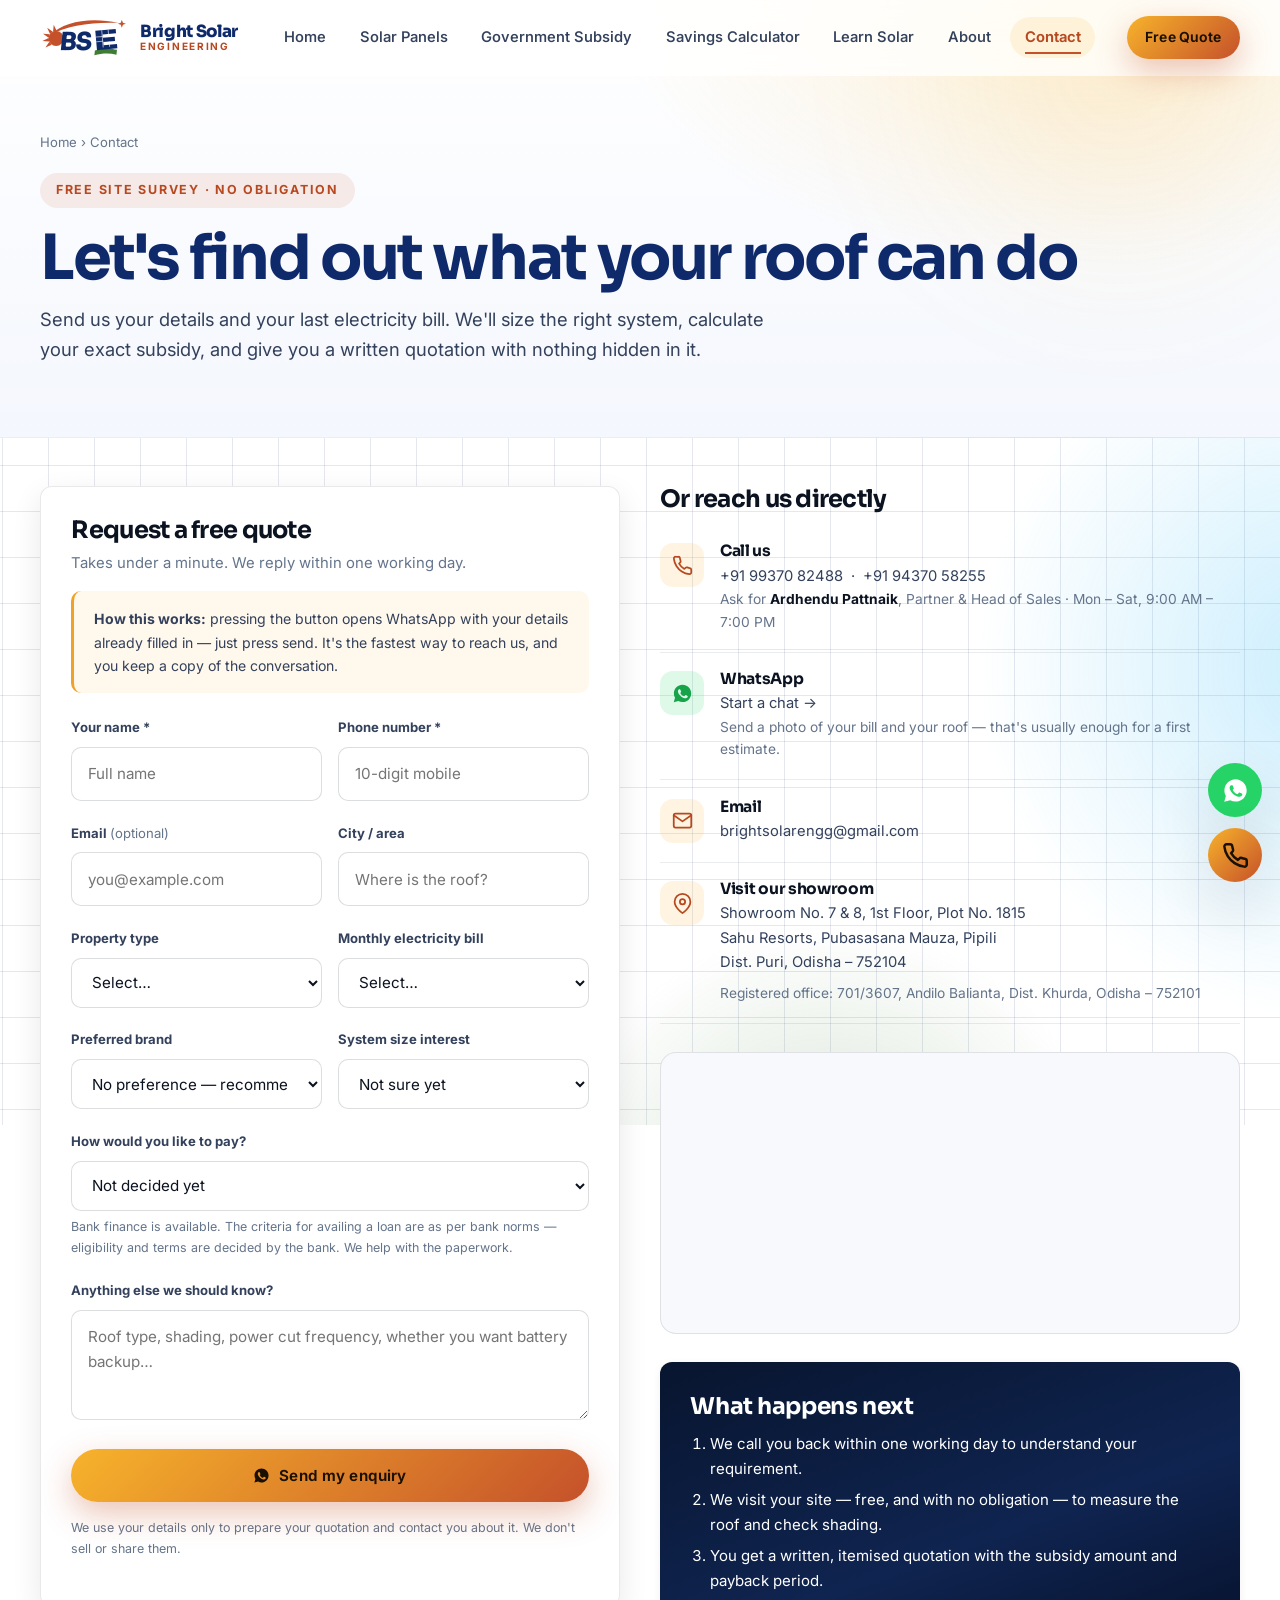
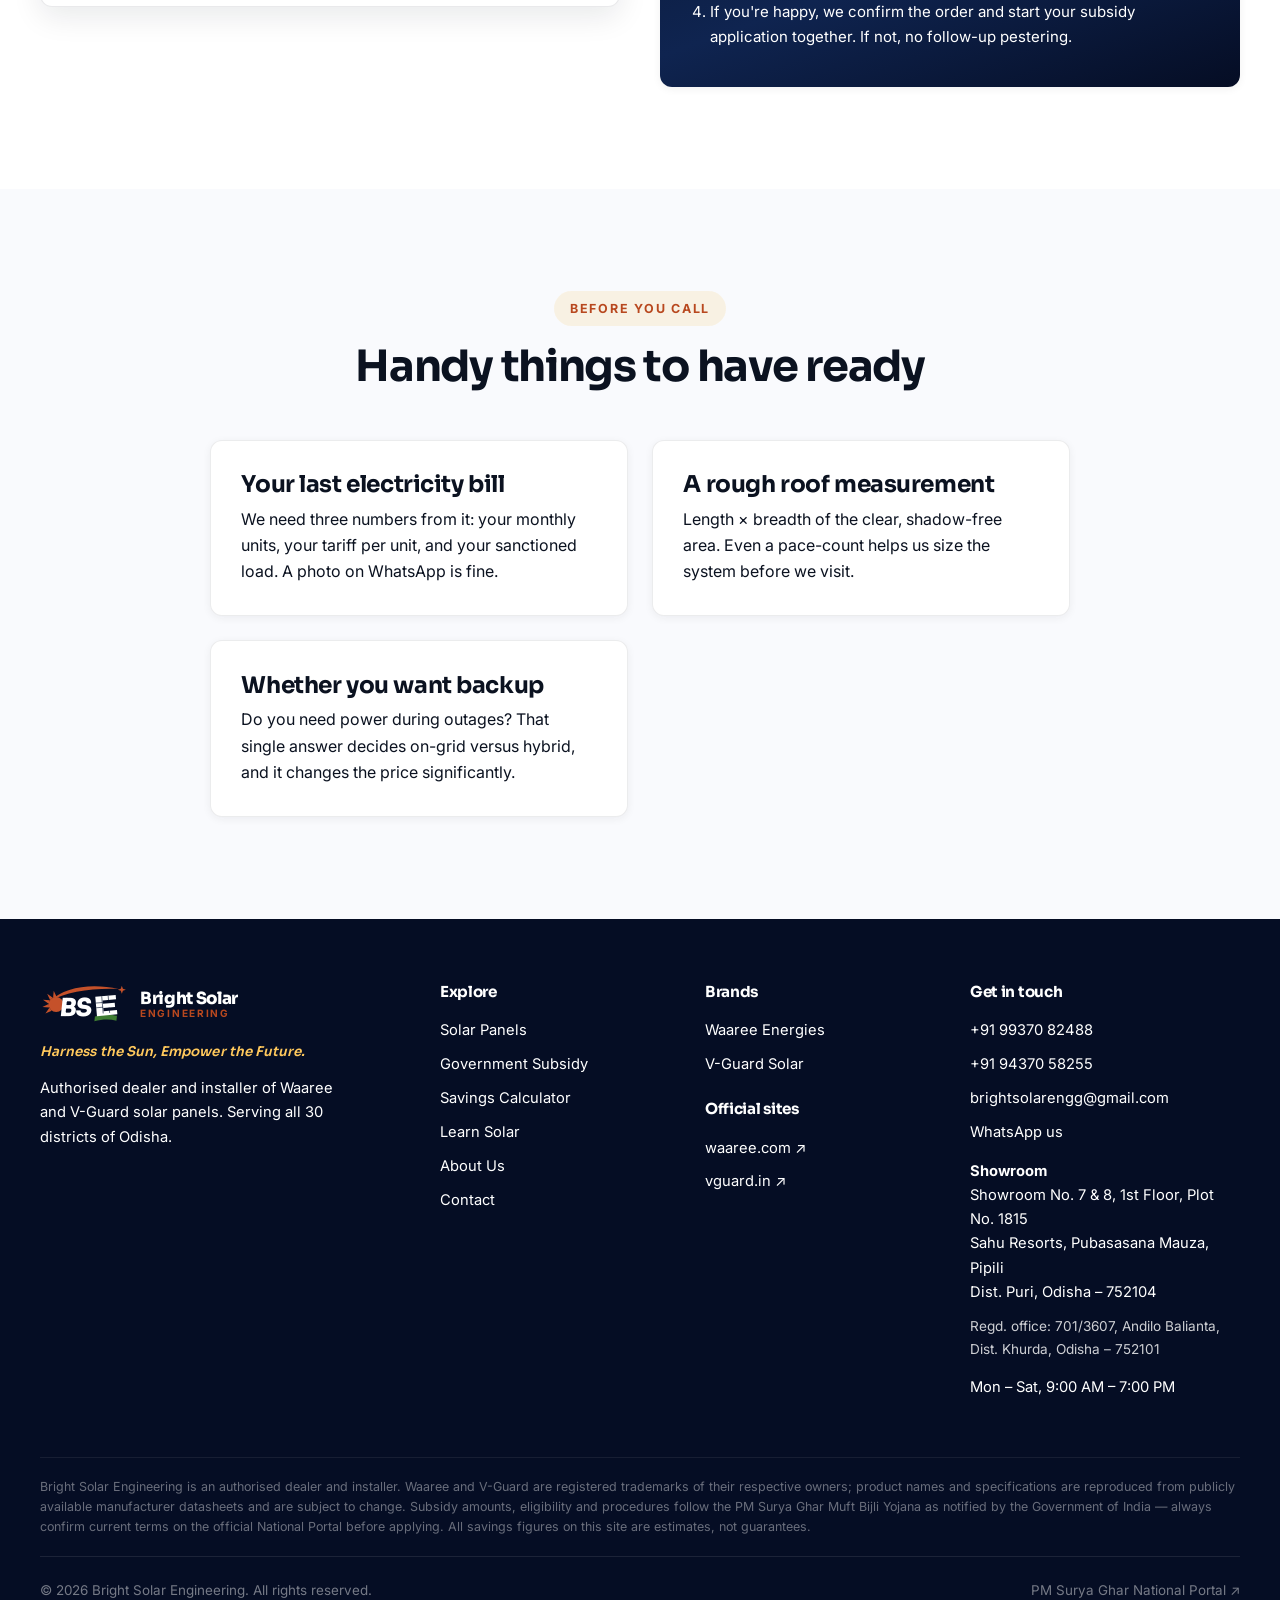
<file: contact.html>
<!DOCTYPE html>
<html lang="en-IN">
<head>
<meta charset="UTF-8">
<meta name="viewport" content="width=device-width, initial-scale=1">
<title>Contact & Free Quote — Bright Solar Engineering</title>
<meta name="description" content="Get a free solar site survey and written quotation. Call, WhatsApp or send us your electricity bill and we will size the right system for your roof.">
<!-- Share preview (WhatsApp, Facebook, LinkedIn). Add og:image once you
     have a 1200x630 photo — a good installation shot works best. -->
<meta property="og:type" content="website">
<meta property="og:site_name" content="Bright Solar Engineering">
<meta property="og:locale" content="en_IN">
<meta property="og:title" content="Contact & Free Quote — Bright Solar Engineering">
<meta property="og:description" content="Get a free solar site survey and written quotation. Call, WhatsApp or send us your electricity bill and we will size the right system for your roof.">
<meta name="twitter:card" content="summary_large_image">
<meta name="theme-color" content="#08152f">
<link rel="icon" href="data:image/svg+xml,%3Csvg xmlns='http://www.w3.org/2000/svg' viewBox='0 0 32 32'%3E%3Crect width='32' height='32' rx='7' fill='%230f2a6b'/%3E%3Ccircle cx='16' cy='14' r='7' fill='%23c5512a'/%3E%3Cpath d='M7 26h18' stroke='%233f7d33' stroke-width='3.5' stroke-linecap='round'/%3E%3C/svg%3E">
<link rel="preconnect" href="https://fonts.googleapis.com">
<link rel="preconnect" href="https://fonts.gstatic.com" crossorigin>
<link href="https://fonts.googleapis.com/css2?family=Sora:wght@600;700;800&family=Inter:wght@400;500;600;700&family=Titillium+Web:wght@600;700&display=swap" rel="stylesheet">
<link rel="stylesheet" href="assets/css/style.css">
</head>
<body data-schema="localbusiness">

<header class="header">
  <div class="header__inner">
    <a class="logo" href="index.html" aria-label="Bright Solar Engineering home">
      <svg class="logo__mark" viewBox="0 0 162 78" aria-hidden="true">
        <g fill="#c5512a">
          <polygon points="30.98,26.03 25.48,14.39 24.31,27.21"/>
          <polygon points="23.86,27.42 13.28,20.08 18.67,31.77"/>
          <polygon points="18.39,32.17 5.56,31.11 16.07,38.54"/>
          <polygon points="16.03,39.02 4.40,44.51 17.21,45.69"/>
          <polygon points="17.42,46.14 10.08,56.72 21.77,51.33"/>
          <circle cx="30" cy="40" r="14"/>
          <path d="M18 34C46 6 98 0 146 11C98 9 48 16 18 34Z"/>
          <path d="M152 5l2 5.5 5.5 2-5.5 2-2 5.5-2-5.5-5.5-2 5.5-2z"/>
        </g>
        <path fill="#3f7d33" d="M102 62c14-4 30-4 41-1l-1 9c-12-3-26-3-41 1z"/>
        <g transform="rotate(-5 123 40)">
          <path class="ink" d="M104 24h38v8h-25v6h22v8h-22v6h25v8h-38z"/>
          <path class="ink-line" d="M116 24v32M128 24v8M128 46v10M104 35.6h13M104 44.4h13" stroke-width="1.3" fill="none" opacity=".85"/>
        </g>
        <text class="ink" x="36" y="61" font-family="Sora, 'Segoe UI', sans-serif" font-size="46" font-weight="800" letter-spacing="-1.5" transform="translate(5.5 0) skewX(-6)">BS</text>
      </svg>
      <span class="logo__text"><span class="logo__name">Bright Solar</span><span class="logo__tag">Engineering</span></span>
    </a>
    <nav class="nav" id="nav">
      <a href="index.html">Home</a>
      <a href="products.html">Solar Panels</a>
      <a href="subsidy.html">Government Subsidy</a>
      <a href="calculator.html">Savings Calculator</a>
      <a href="learn.html">Learn Solar</a>
      <a href="about.html">About</a>
      <a href="contact.html">Contact</a>
    </nav>
    <div class="header__cta">
      <a class="btn btn--primary btn--sm" href="#enquiry">Free Quote</a>
      <button class="burger" id="burger" aria-label="Menu" aria-expanded="false" aria-controls="nav"><span></span></button>
    </div>
  </div>
</header>

<section class="page-hero">
  <div class="page-hero__glow"></div>
  <div class="wrap">
    <div class="crumbs"><a href="index.html">Home</a> › Contact</div>
    <span class="eyebrow">Free site survey · No obligation</span>
    <h1>Let's find out what your roof can do</h1>
    <p class="lede">Send us your details and your last electricity bill. We'll size the right system, calculate your exact subsidy, and give you a written quotation with nothing hidden in it.</p>
  </div>
</section>

<!-- ============ CONTACT ============ -->
<section class="section" id="enquiry" style="padding-top:3rem">
  <div class="wrap">
    <div class="contact-grid">

      <!-- ---------- FORM ---------- -->
      <div class="calc__panel reveal">
        <h2 style="font-size:1.5rem; margin-bottom:.4rem">Request a free quote</h2>
        <p style="color:var(--ink-500); font-size:.93rem">Takes under a minute. We reply within one working day.</p>

        <div class="form-note">
          <b>How this works:</b> pressing the button opens WhatsApp with your details already filled in — just press send. It's the fastest way to reach us, and you keep a copy of the conversation.
        </div>

        <form data-wa-form novalidate>
          <div class="field field--inline">
            <div>
              <label for="name">Your name *</label>
              <input type="text" id="name" name="name" required autocomplete="name" placeholder="Full name">
            </div>
            <div>
              <label for="phone">Phone number *</label>
              <input type="tel" id="phone" name="phone" required autocomplete="tel" placeholder="10-digit mobile" inputmode="tel">
            </div>
          </div>

          <div class="field field--inline">
            <div>
              <label for="email">Email <span style="font-weight:400; color:var(--ink-500)">(optional)</span></label>
              <input type="email" id="email" name="email" autocomplete="email" placeholder="you@example.com">
            </div>
            <div>
              <label for="city">City / area</label>
              <input type="text" id="city" name="city" placeholder="Where is the roof?">
            </div>
          </div>

          <div class="field field--inline">
            <div>
              <label for="type">Property type</label>
              <select id="type" name="type">
                <option value="">Select…</option>
                <option>Home / residential</option>
                <option>Housing society / apartment</option>
                <option>Shop / office</option>
                <option>Factory / warehouse</option>
                <option>Farm / agricultural</option>
              </select>
            </div>
            <div>
              <label for="bill">Monthly electricity bill</label>
              <select id="bill" name="bill">
                <option value="">Select…</option>
                <option>Under ₹1,000</option>
                <option>₹1,000 – ₹2,500</option>
                <option>₹2,500 – ₹5,000</option>
                <option>₹5,000 – ₹10,000</option>
                <option>Above ₹10,000</option>
              </select>
            </div>
          </div>

          <div class="field field--inline">
            <div>
              <label for="brand">Preferred brand</label>
              <select id="brand" name="brand">
                <option value="">No preference — recommend one</option>
                <option>Waaree</option>
                <option>V-Guard</option>
              </select>
            </div>
            <div>
              <label for="size">System size interest</label>
              <select id="size" name="size">
                <option value="">Not sure yet</option>
                <option>1 kW</option>
                <option>2 kW</option>
                <option>3 kW</option>
                <option>5 kW</option>
                <option>10 kW</option>
                <option>Above 10 kW</option>
              </select>
            </div>
          </div>

          <div class="field">
            <label for="payment">How would you like to pay?</label>
            <select id="payment" name="payment">
              <option value="">Not decided yet</option>
              <option>Full payment upfront</option>
              <option>Bank finance / loan — please guide me</option>
              <option>Want to compare both options</option>
            </select>
            <p class="field__hint">Bank finance is available. The criteria for availing a loan are as per bank norms — eligibility and terms are decided by the bank. We help with the paperwork.</p>
          </div>

          <div class="field">
            <label for="message">Anything else we should know?</label>
            <textarea id="message" name="message" placeholder="Roof type, shading, power cut frequency, whether you want battery backup…"></textarea>
          </div>

          <button type="submit" class="btn btn--primary btn--block">
            <svg width="17" height="17" viewBox="0 0 24 24" fill="currentColor"><path d="M12.04 2C6.58 2 2.13 6.45 2.13 11.91c0 1.75.46 3.45 1.32 4.95L2 22l5.25-1.38a9.87 9.87 0 004.79 1.22h.01c5.46 0 9.9-4.45 9.9-9.91C21.95 6.45 17.5 2 12.04 2zm5.8 14.13c-.24.68-1.42 1.31-1.95 1.36-.5.05-.98.24-3.3-.69-2.79-1.1-4.55-3.94-4.69-4.13-.13-.19-1.11-1.48-1.11-2.82s.7-2 .95-2.28c.24-.27.53-.34.71-.34.18 0 .35 0 .51.01.16.01.38-.06.6.46.24.55.8 1.9.87 2.04.07.14.12.3.02.49-.1.19-.15.3-.29.47-.14.16-.3.36-.43.49-.14.14-.29.29-.13.57.17.28.74 1.22 1.59 1.98 1.09.97 2.01 1.27 2.29 1.41.28.14.45.12.61-.07.17-.19.71-.83.9-1.11.19-.28.38-.24.63-.14.25.09 1.6.75 1.87.89.28.14.46.21.53.32.07.12.07.66-.17 1.34z"/></svg>
            Send my enquiry
          </button>

          <div class="form-status" role="status" aria-live="polite"></div>

          <p style="font-size:.78rem; color:var(--ink-500); margin-top:1rem">
            We use your details only to prepare your quotation and contact you about it. We don't sell or share them.
          </p>
        </form>
      </div>

      <!-- ---------- INFO ---------- -->
      <div class="reveal" data-delay="120">
        <h2 style="font-size:1.5rem">Or reach us directly</h2>

        <div class="info-item">
          <div class="info-item__ico"><svg viewBox="0 0 24 24" fill="none" stroke="currentColor" stroke-width="2" stroke-linecap="round" stroke-linejoin="round"><path d="M22 16.9v3a2 2 0 01-2.2 2 19.8 19.8 0 01-8.6-3.1 19.5 19.5 0 01-6-6A19.8 19.8 0 012.1 4.2 2 2 0 014.1 2h3a2 2 0 012 1.7c.1 1 .4 1.9.7 2.8a2 2 0 01-.5 2.1L8.1 9.9a16 16 0 006 6l1.3-1.2a2 2 0 012.1-.5c.9.3 1.8.6 2.8.7a2 2 0 011.7 2z"/></svg></div>
          <div>
            <h4>Call us</h4>
            <p><a data-link="call" href="#"><span data-site="phone">+91 00000 00000</span></a>
               &nbsp;·&nbsp; <span data-site="phone2" style="color:var(--ink-700)">—</span></p>
            <p style="color:var(--ink-500); font-size:.86rem">
              Ask for <b data-site="contactPerson" style="color:var(--ink-900)">—</b>,
              <span data-site="contactRole">Partner</span> · <span data-site="hours">Mon–Sat, 9 AM–7 PM</span>
            </p>
          </div>
        </div>

        <div class="info-item">
          <div class="info-item__ico" style="background:rgba(37,211,102,.15); color:#16a34a"><svg viewBox="0 0 24 24" fill="currentColor"><path d="M12.04 2C6.58 2 2.13 6.45 2.13 11.91c0 1.75.46 3.45 1.32 4.95L2 22l5.25-1.38a9.87 9.87 0 004.79 1.22h.01c5.46 0 9.9-4.45 9.9-9.91C21.95 6.45 17.5 2 12.04 2zm5.8 14.13c-.24.68-1.42 1.31-1.95 1.36-.5.05-.98.24-3.3-.69-2.79-1.1-4.55-3.94-4.69-4.13-.13-.19-1.11-1.48-1.11-2.82s.7-2 .95-2.28c.24-.27.53-.34.71-.34.18 0 .35 0 .51.01.16.01.38-.06.6.46.24.55.8 1.9.87 2.04.07.14.12.3.02.49-.1.19-.15.3-.29.47-.14.16-.3.36-.43.49-.14.14-.29.29-.13.57.17.28.74 1.22 1.59 1.98 1.09.97 2.01 1.27 2.29 1.41.28.14.45.12.61-.07.17-.19.71-.83.9-1.11.19-.28.38-.24.63-.14.25.09 1.6.75 1.87.89.28.14.46.21.53.32.07.12.07.66-.17 1.34z"/></svg></div>
          <div>
            <h4>WhatsApp</h4>
            <p><a data-link="whatsapp" href="#">Start a chat →</a></p>
            <p style="color:var(--ink-500); font-size:.86rem">Send a photo of your bill and your roof — that's usually enough for a first estimate.</p>
          </div>
        </div>

        <div class="info-item">
          <div class="info-item__ico"><svg viewBox="0 0 24 24" fill="none" stroke="currentColor" stroke-width="2" stroke-linecap="round" stroke-linejoin="round"><rect x="2" y="4" width="20" height="16" rx="2"/><path d="M22 6l-10 7L2 6"/></svg></div>
          <div>
            <h4>Email</h4>
            <p><a data-link="email" href="#"><span data-site="email">info@example.com</span></a></p>
          </div>
        </div>

        <div class="info-item">
          <div class="info-item__ico"><svg viewBox="0 0 24 24" fill="none" stroke="currentColor" stroke-width="2" stroke-linecap="round" stroke-linejoin="round"><path d="M21 10c0 7-9 13-9 13s-9-6-9-13a9 9 0 0118 0z"/><circle cx="12" cy="10" r="3"/></svg></div>
          <div>
            <h4>Visit our showroom</h4>
            <p><span data-site="addressLine1">Address line 1</span><br><span data-site="addressLine2">City</span><br><span data-site="addressState">State – PIN</span></p>
            <p style="color:var(--ink-500); font-size:.86rem; margin-top:.5rem">
              Registered office: <span data-site="regdLine1">—</span>, <span data-site="regdLine2">—</span>
            </p>
          </div>
        </div>

        <!-- ---------- MAP ----------
             Paste your Google Maps embed URL into SITE.mapEmbed
             in assets/js/config.js and this will fill in.        -->
        <div id="mapHolder" style="margin-top:1.75rem; border-radius:var(--r-md); overflow:hidden; border:1px solid rgba(11,18,32,.1); background:var(--paper-tint); min-height:240px; display:grid; place-items:center; text-align:center; padding:2rem">
          <div style="color:var(--ink-500); font-size:.9rem">
            <svg width="34" height="34" viewBox="0 0 24 24" fill="none" stroke="currentColor" stroke-width="1.6" style="margin-bottom:.6rem"><path d="M21 10c0 7-9 13-9 13s-9-6-9-13a9 9 0 0118 0z"/><circle cx="12" cy="10" r="3"/></svg>
            <p style="margin:0"><b>Map goes here</b><br>Add your Google Maps embed link to <code>assets/js/config.js</code></p>
          </div>
        </div>

        <div class="card" style="margin-top:1.75rem; background:var(--grad-night); color:#fff; border:none">
          <h3 style="color:#fff">What happens next</h3>
          <ol style="margin:.8rem 0 0; color:rgba(255,255,255,.8); font-size:.94rem; padding-left:1.2rem">
            <li>We call you back within one working day to understand your requirement.</li>
            <li>We visit your site — free, and with no obligation — to measure the roof and check shading.</li>
            <li>You get a written, itemised quotation with the subsidy amount and payback period.</li>
            <li>If you're happy, we confirm the order and start your subsidy application together. If not, no follow-up pestering.</li>
          </ol>
        </div>
      </div>
    </div>
  </div>
</section>

<!-- ============ QUICK FAQ ============ -->
<section class="section section--tint">
  <div class="wrap" style="max-width:860px">
    <div class="section-head center reveal">
      <span class="eyebrow">Before you call</span>
      <h2>Handy things to have ready</h2>
    </div>

    <div class="grid g-3" data-stagger>
      <div class="card reveal">
        <h3>Your last electricity bill</h3>
        <p>We need three numbers from it: your monthly units, your tariff per unit, and your sanctioned load. A photo on WhatsApp is fine.</p>
      </div>
      <div class="card reveal" data-delay="90">
        <h3>A rough roof measurement</h3>
        <p>Length × breadth of the clear, shadow-free area. Even a pace-count helps us size the system before we visit.</p>
      </div>
      <div class="card reveal" data-delay="180">
        <h3>Whether you want backup</h3>
        <p>Do you need power during outages? That single answer decides on-grid versus hybrid, and it changes the price significantly.</p>
      </div>
    </div>
  </div>
</section>

<footer class="footer">
  <div class="wrap">
    <div class="footer__grid">
      <div>
        <div class="logo" style="margin-bottom:1rem">
          <svg class="logo__mark" viewBox="0 0 162 78" aria-hidden="true">
        <g fill="#c5512a">
          <polygon points="30.98,26.03 25.48,14.39 24.31,27.21"/>
          <polygon points="23.86,27.42 13.28,20.08 18.67,31.77"/>
          <polygon points="18.39,32.17 5.56,31.11 16.07,38.54"/>
          <polygon points="16.03,39.02 4.40,44.51 17.21,45.69"/>
          <polygon points="17.42,46.14 10.08,56.72 21.77,51.33"/>
          <circle cx="30" cy="40" r="14"/>
          <path d="M18 34C46 6 98 0 146 11C98 9 48 16 18 34Z"/>
          <path d="M152 5l2 5.5 5.5 2-5.5 2-2 5.5-2-5.5-5.5-2 5.5-2z"/>
        </g>
        <path fill="#3f7d33" d="M102 62c14-4 30-4 41-1l-1 9c-12-3-26-3-41 1z"/>
        <g transform="rotate(-5 123 40)">
          <path class="ink" d="M104 24h38v8h-25v6h22v8h-22v6h25v8h-38z"/>
          <path class="ink-line" d="M116 24v32M128 24v8M128 46v10M104 35.6h13M104 44.4h13" stroke-width="1.3" fill="none" opacity=".85"/>
        </g>
        <text class="ink" x="36" y="61" font-family="Sora, 'Segoe UI', sans-serif" font-size="46" font-weight="800" letter-spacing="-1.5" transform="translate(5.5 0) skewX(-6)">BS</text>
      </svg>
          <span class="logo__text"><span class="logo__name">Bright Solar</span><span class="logo__tag">Engineering</span></span>
        </div>
        <p class="tagline tagline--sm" data-site="tagline" style="margin:0 0 .8rem">Harness the Sun, Empower the Future.</p>
        <p style="max-width:34ch">Authorised dealer and installer of Waaree and V-Guard solar panels. Serving <span data-site="serviceArea">your area</span>.</p>
      </div>
      <div>
        <h4>Explore</h4>
        <ul>
          <li><a href="products.html">Solar Panels</a></li>
          <li><a href="subsidy.html">Government Subsidy</a></li>
          <li><a href="calculator.html">Savings Calculator</a></li>
          <li><a href="learn.html">Learn Solar</a></li>
          <li><a href="about.html">About Us</a></li>
          <li><a href="contact.html">Contact</a></li>
        </ul>
      </div>
      <div>
        <h4>Brands</h4>
        <ul>
          <li><a href="products.html?brand=waaree">Waaree Energies</a></li>
          <li><a href="products.html?brand=vguard">V-Guard Solar</a></li>
        </ul>
        <h4 style="margin-top:1.5rem">Official sites</h4>
        <ul>
          <li><a href="https://www.waaree.com/" target="_blank" rel="noopener">waaree.com ↗</a></li>
          <li><a href="https://www.vguard.in/" target="_blank" rel="noopener">vguard.in ↗</a></li>
        </ul>
      </div>
      <div>
        <h4>Get in touch</h4>
        <ul>
          <li><a data-link="call" href="#"><span data-site="phone">+91 00000 00000</span></a></li>
          <li><a data-link="call" href="#"><span data-site="phone2">&mdash;</span></a></li>
          <li><a data-link="email" href="#"><span data-site="email">info@example.com</span></a></li>
          <li><a data-link="whatsapp" href="#">WhatsApp us</a></li>
          <li style="margin-top:.9rem"><b style="color:#fff">Showroom</b><br><span data-site="addressLine1">Address line 1</span><br><span data-site="addressLine2">City</span><br><span data-site="addressState">State – PIN</span></li>
          <li style="margin-top:.7rem; font-size:.85rem; opacity:.8">Regd. office: <span data-site="regdLine1">—</span>, <span data-site="regdLine2">—</span></li>
          <li style="margin-top:.9rem"><span data-site="hours">Mon–Sat, 9 AM–7 PM</span></li>
        </ul>
      </div>
    </div>
    <div class="footer__disclaimer">
      Bright Solar Engineering is an authorised dealer and installer. Waaree and V-Guard are registered trademarks of their respective owners; product names and specifications are reproduced from publicly available manufacturer datasheets and are subject to change. Subsidy amounts, eligibility and procedures follow the PM Surya Ghar Muft Bijli Yojana as notified by the Government of India — always confirm current terms on the official National Portal before applying. All savings figures on this site are estimates, not guarantees.
    </div>
    <div class="footer__bottom">
      <span>© <span data-year>2026</span> Bright Solar Engineering. All rights reserved.</span>
      <span><a href="https://www.pmsuryaghar.gov.in/" target="_blank" rel="noopener">PM Surya Ghar National Portal ↗</a></span>
    </div>
  </div>
</footer>

<div class="fab">
  <a class="fab__wa" data-link="whatsapp" href="#" aria-label="Chat on WhatsApp">
    <svg viewBox="0 0 24 24" fill="currentColor"><path d="M12.04 2C6.58 2 2.13 6.45 2.13 11.91c0 1.75.46 3.45 1.32 4.95L2 22l5.25-1.38a9.87 9.87 0 004.79 1.22h.01c5.46 0 9.9-4.45 9.9-9.91C21.95 6.45 17.5 2 12.04 2zm5.8 14.13c-.24.68-1.42 1.31-1.95 1.36-.5.05-.98.24-3.3-.69-2.79-1.1-4.55-3.94-4.69-4.13-.13-.19-1.11-1.48-1.11-2.82s.7-2 .95-2.28c.24-.27.53-.34.71-.34.18 0 .35 0 .51.01.16.01.38-.06.6.46.24.55.8 1.9.87 2.04.07.14.12.3.02.49-.1.19-.15.3-.29.47-.14.16-.3.36-.43.49-.14.14-.29.29-.13.57.17.28.74 1.22 1.59 1.98 1.09.97 2.01 1.27 2.29 1.41.28.14.45.12.61-.07.17-.19.71-.83.9-1.11.19-.28.38-.24.63-.14.25.09 1.6.75 1.87.89.28.14.46.21.53.32.07.12.07.66-.17 1.34z"/></svg>
  </a>
  <a class="fab__call" data-link="call" href="#" aria-label="Call us">
    <svg viewBox="0 0 24 24" fill="none" stroke="currentColor" stroke-width="2.2" stroke-linecap="round" stroke-linejoin="round"><path d="M22 16.9v3a2 2 0 01-2.2 2 19.8 19.8 0 01-8.6-3.1 19.5 19.5 0 01-6-6A19.8 19.8 0 012.1 4.2 2 2 0 014.1 2h3a2 2 0 012 1.7c.1 1 .4 1.9.7 2.8a2 2 0 01-.5 2.1L8.1 9.9a16 16 0 006 6l1.3-1.2a2 2 0 012.1-.5c.9.3 1.8.6 2.8.7a2 2 0 011.7 2z"/></svg>
  </a>
</div>

<script src="assets/js/config.js"></script>
<script src="assets/js/main.js"></script>
<script>
  // Fill the map if a Google Maps embed URL is set in config.js
  (function () {
    if (typeof SITE === 'undefined' || !SITE.mapEmbed) return;
    var holder = document.getElementById('mapHolder');
    if (!holder) return;
    holder.style.padding = '0';
    holder.style.display = 'block';
    holder.innerHTML = '<iframe src="' + SITE.mapEmbed + '" width="100%" height="280" style="border:0; display:block" ' +
                       'allowfullscreen="" loading="lazy" referrerpolicy="no-referrer-when-downgrade" title="Our location"></iframe>';
  })();
</script>
</body>
</html>
</file>
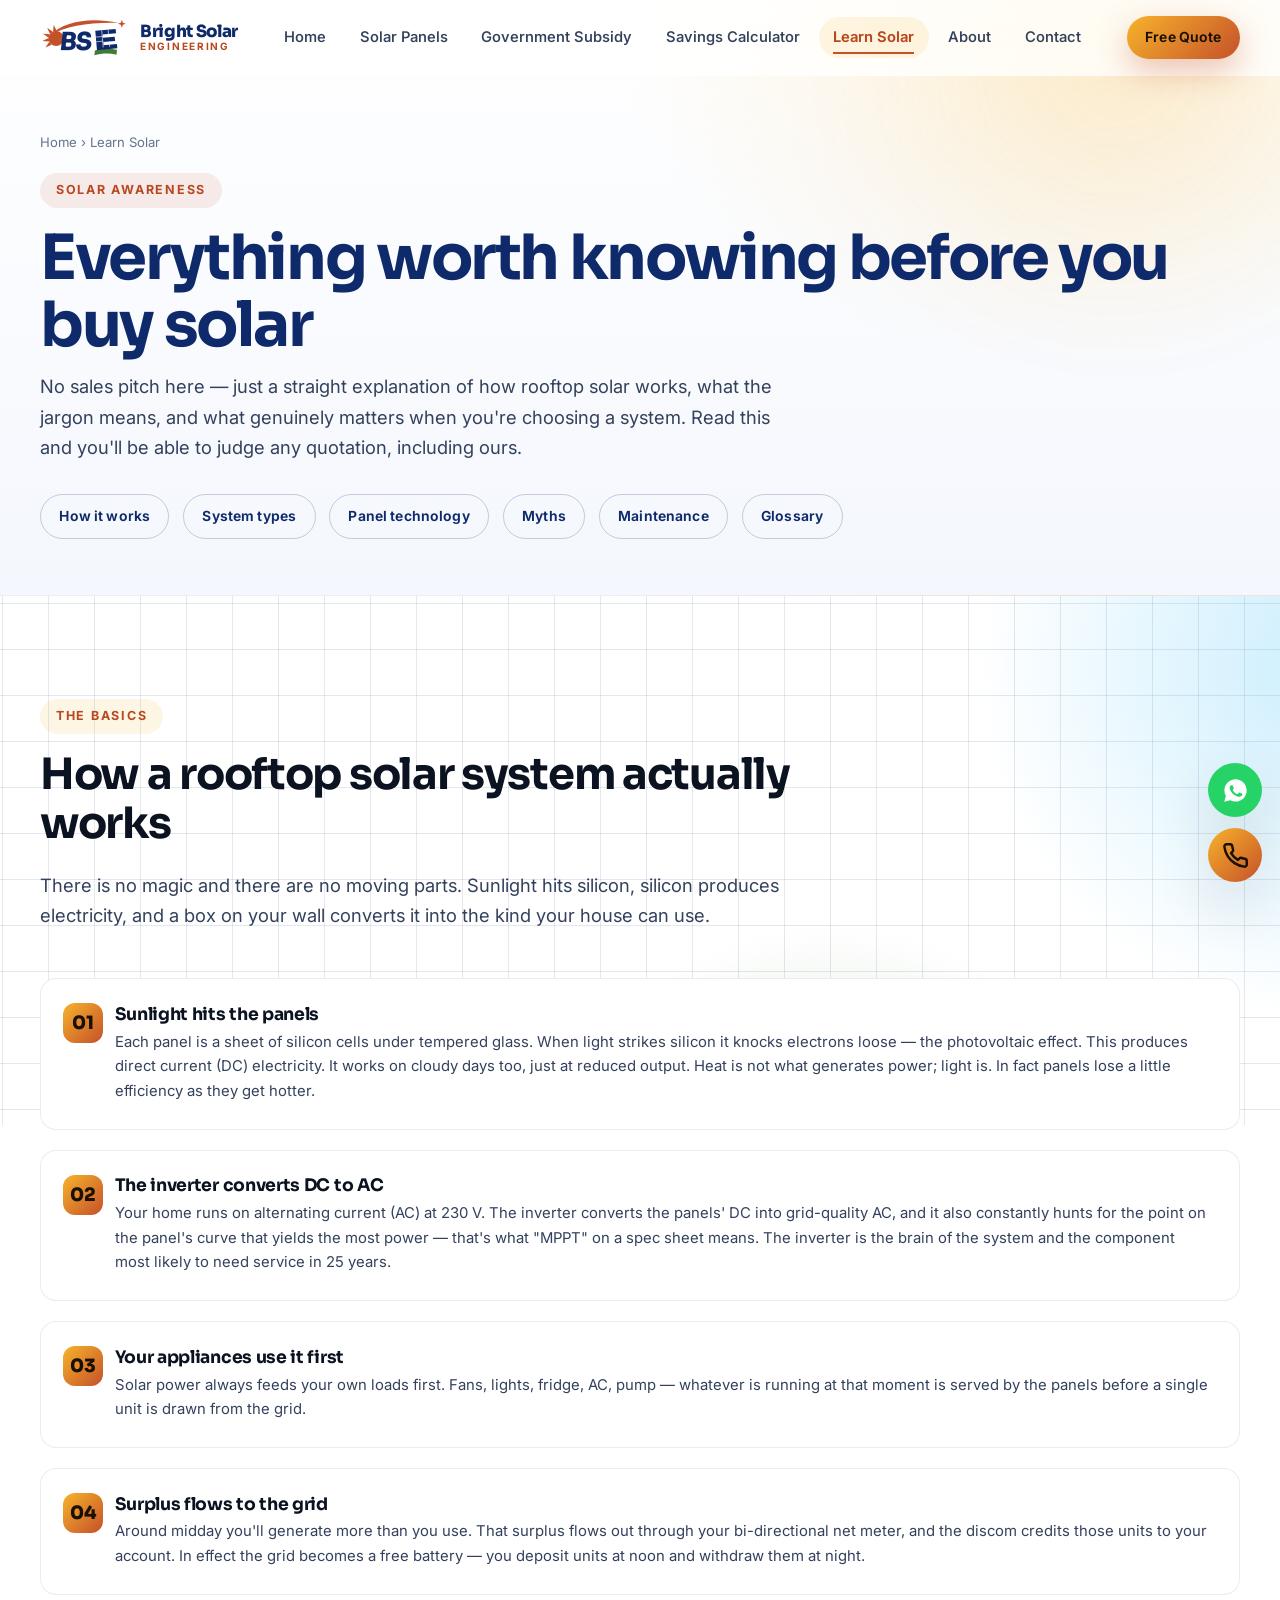
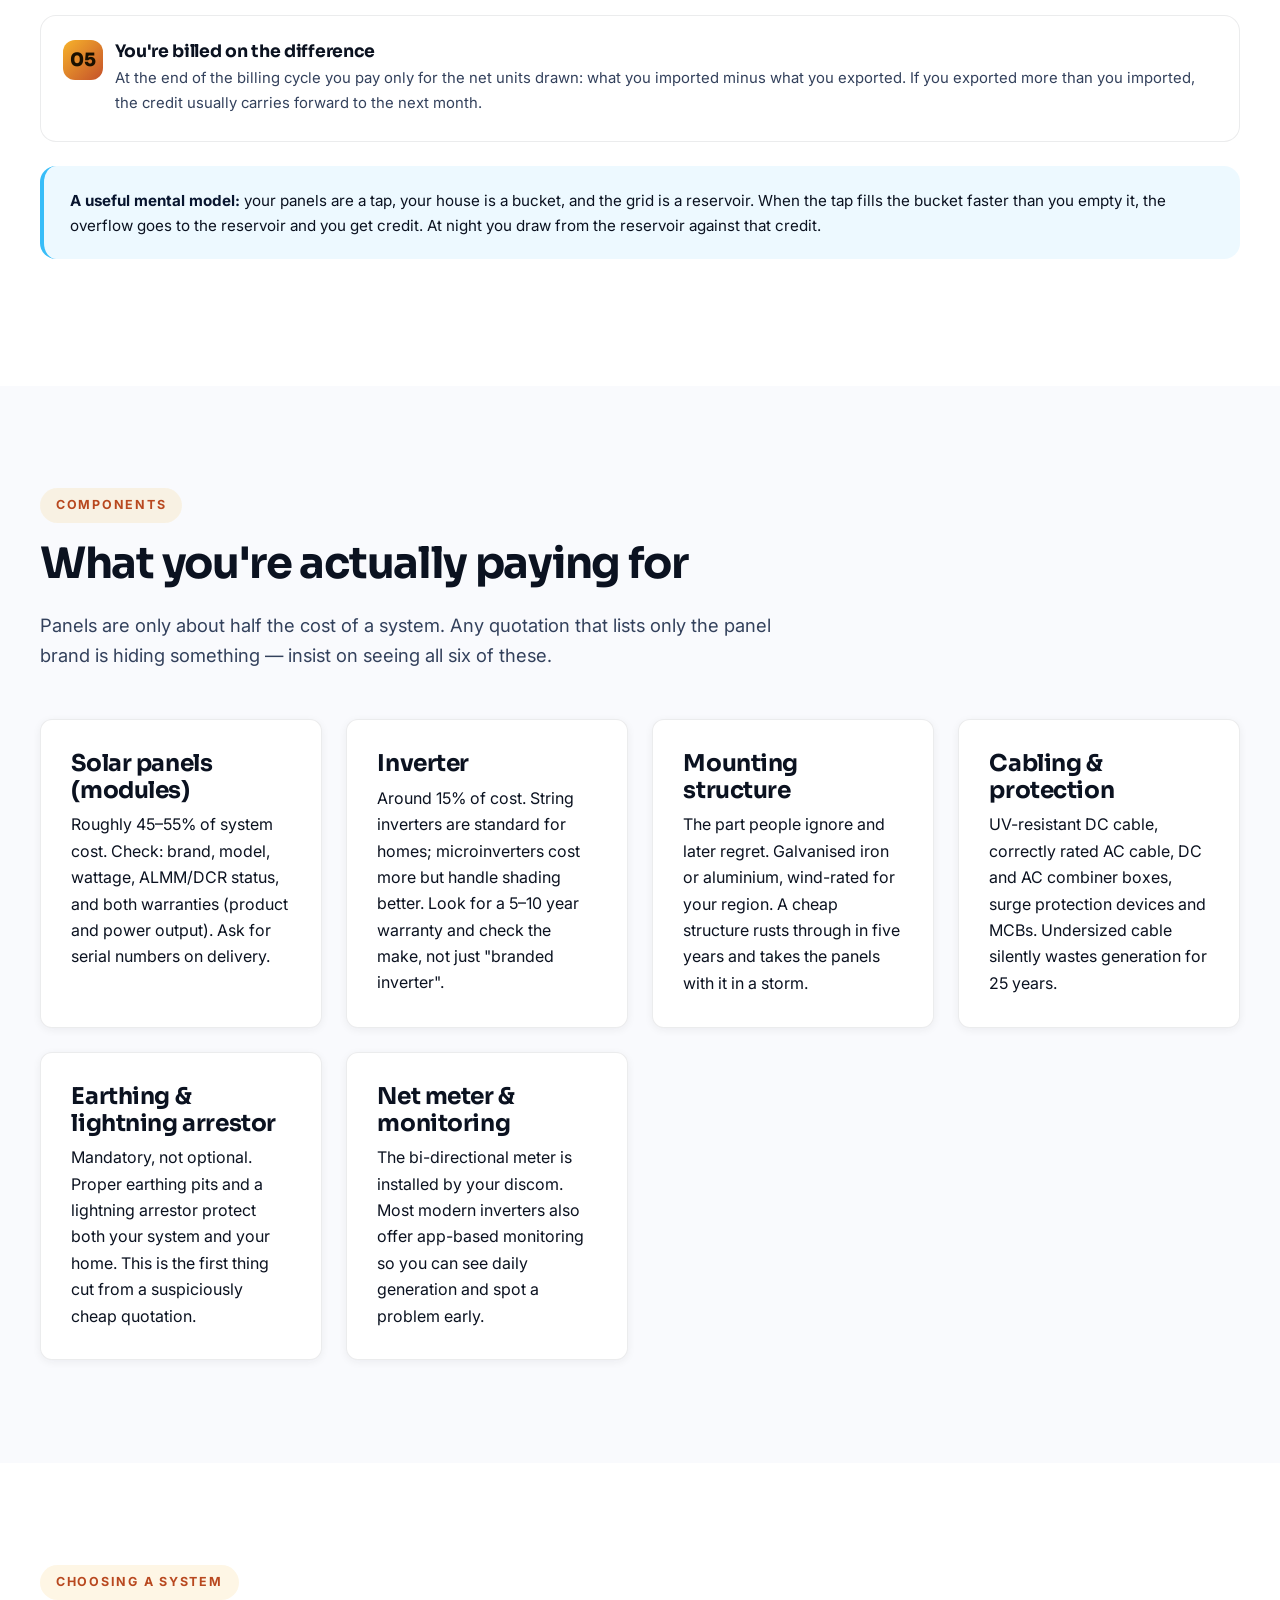
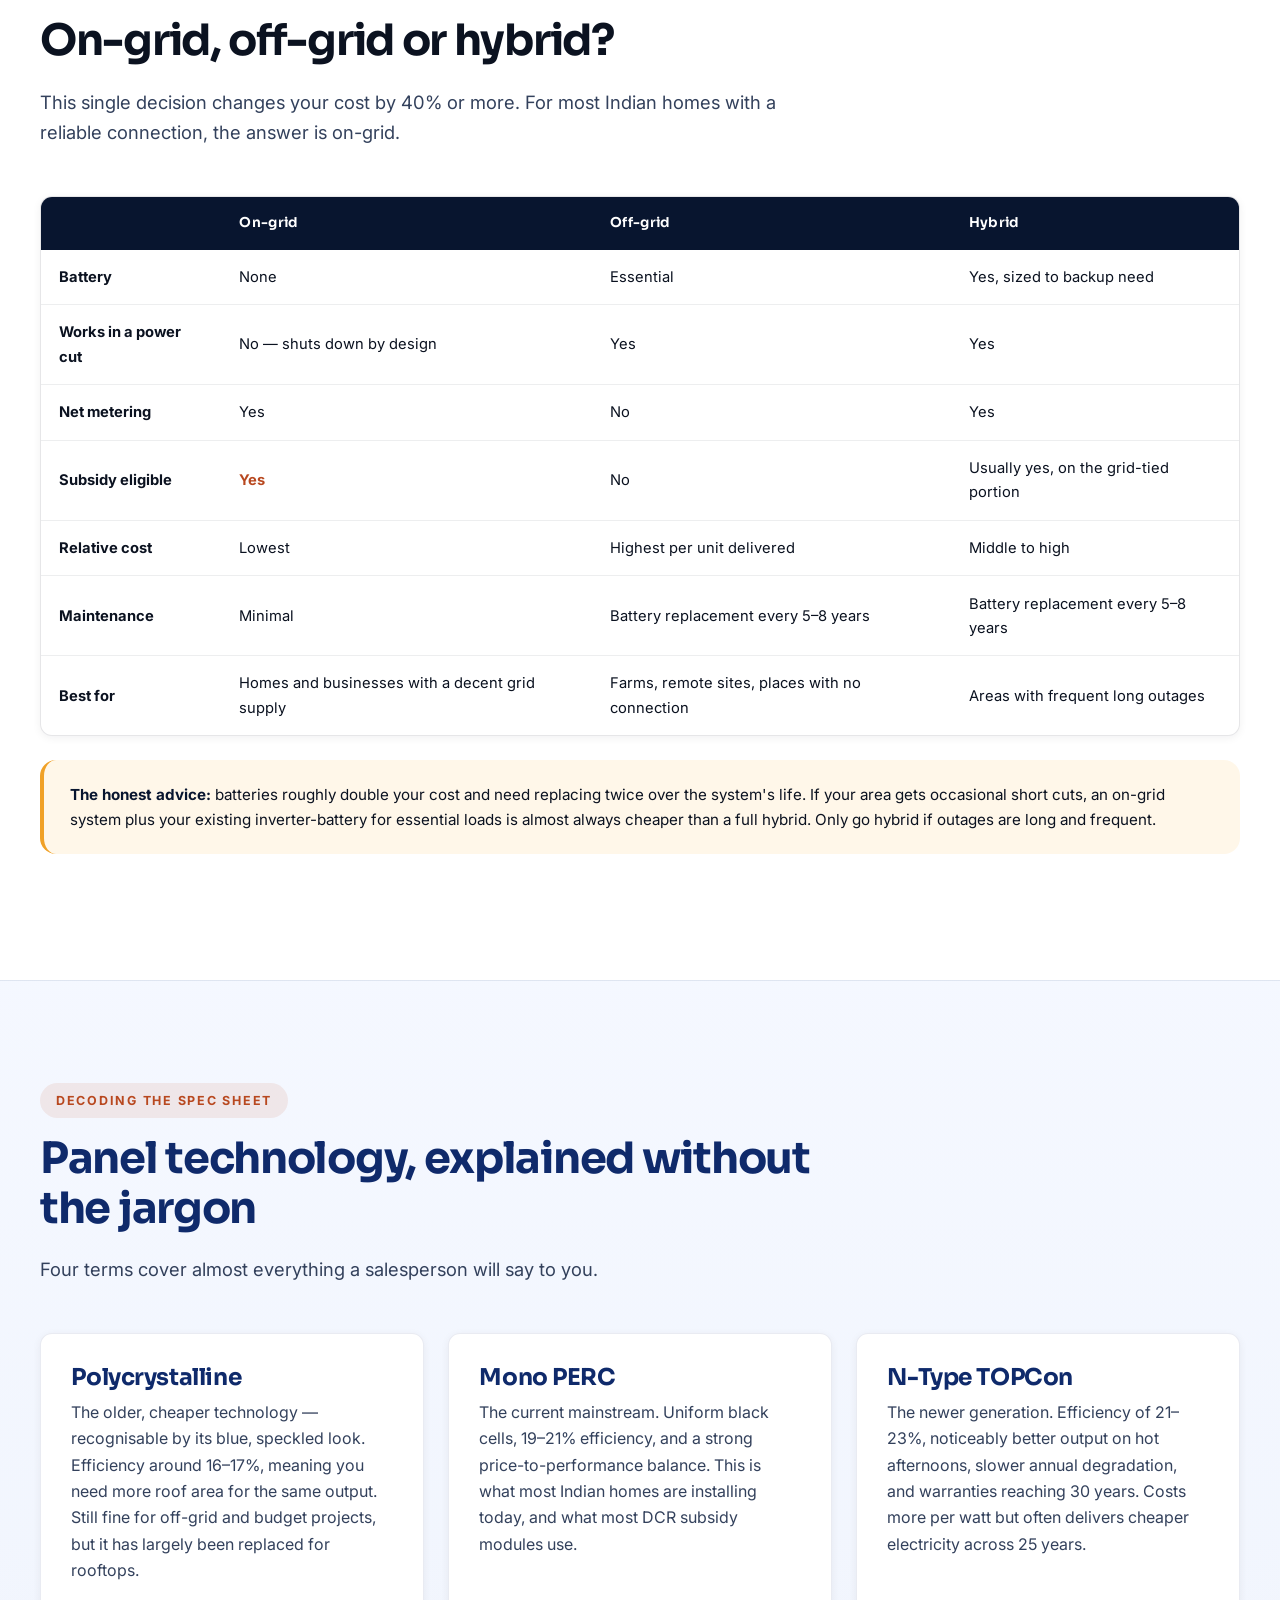
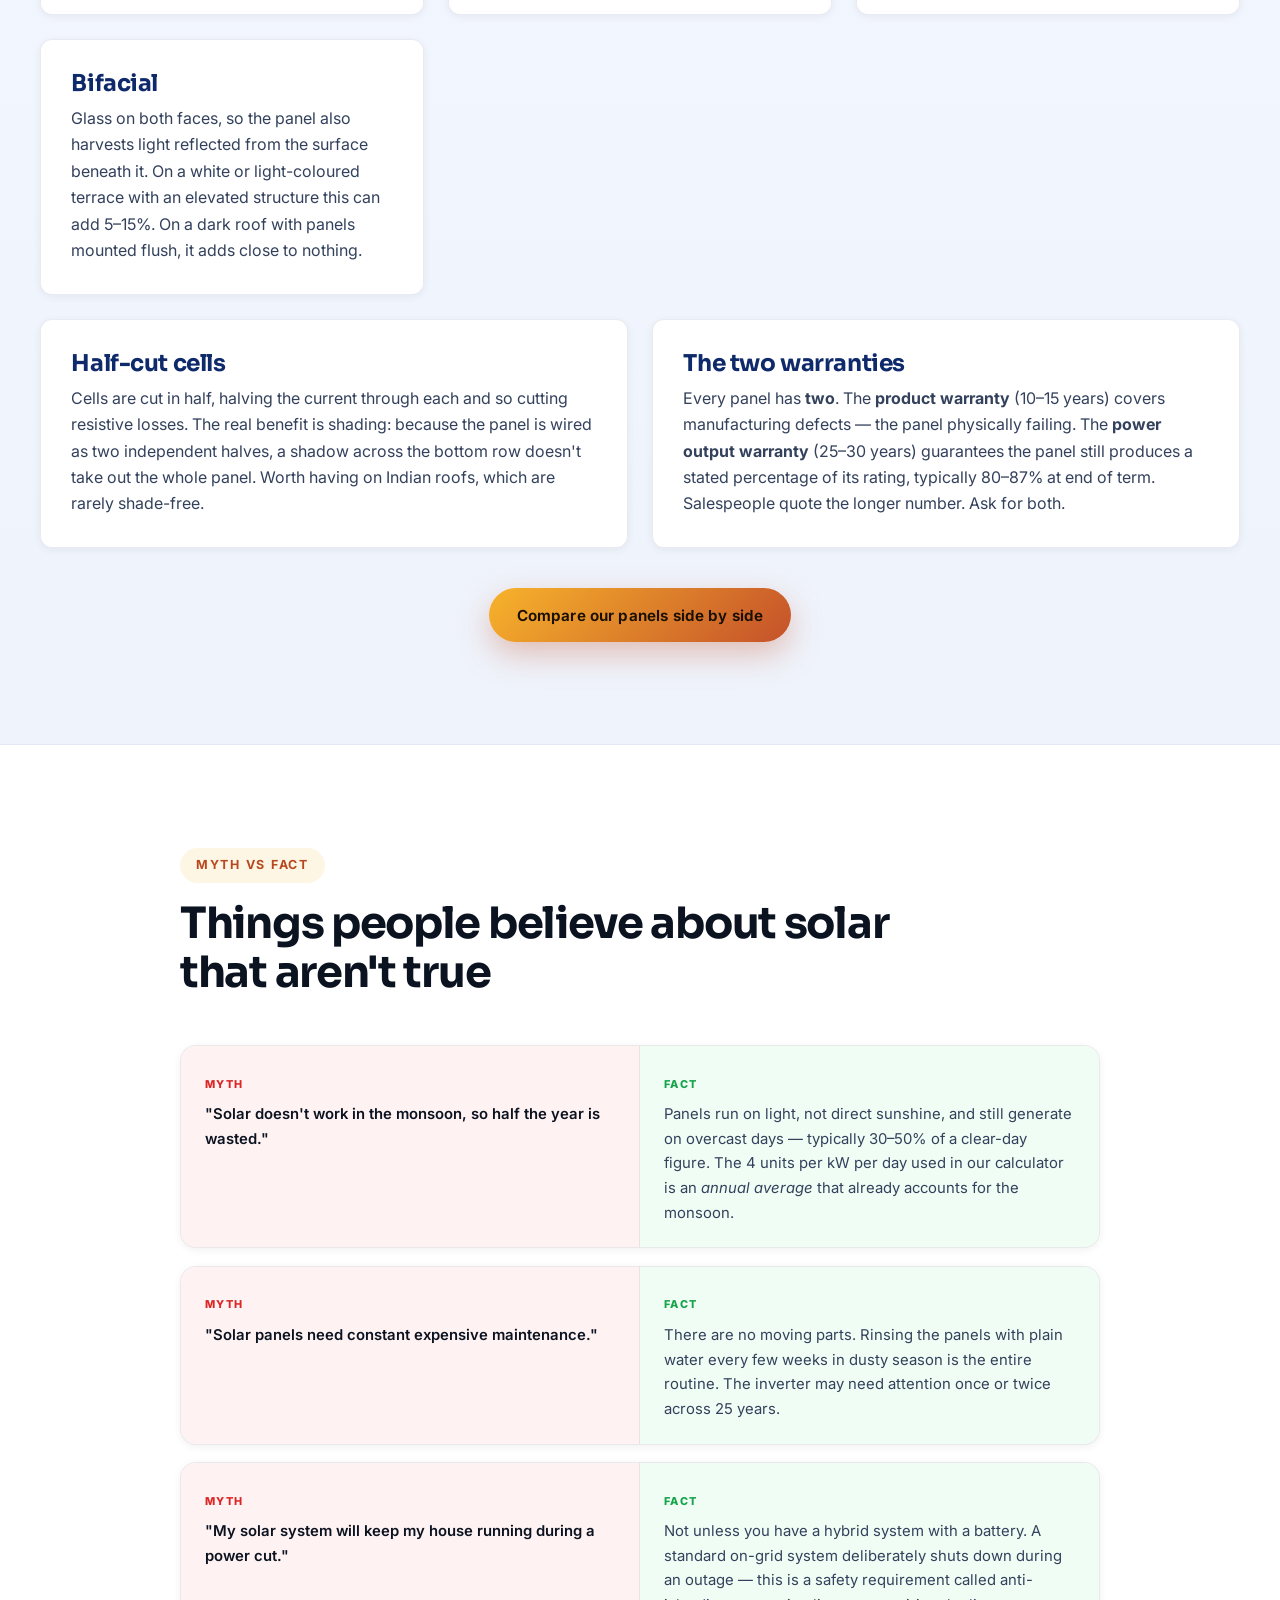
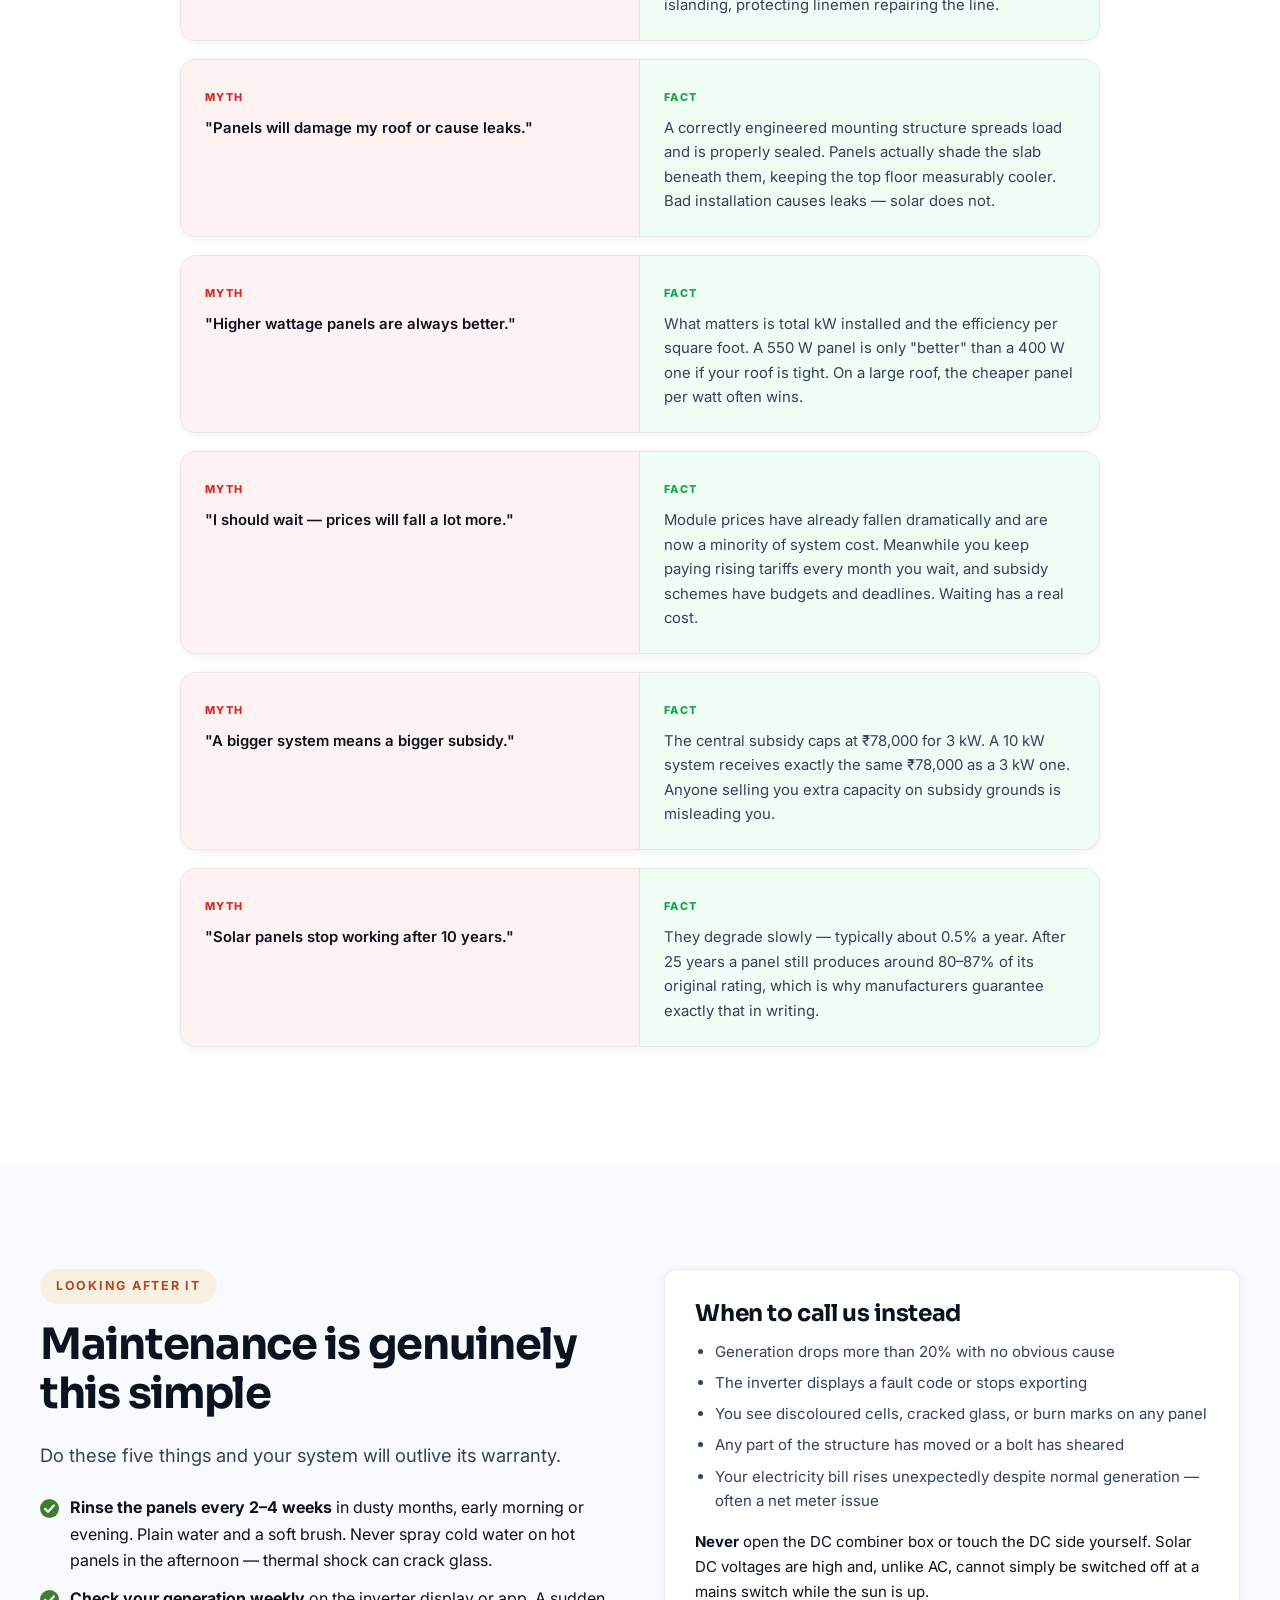
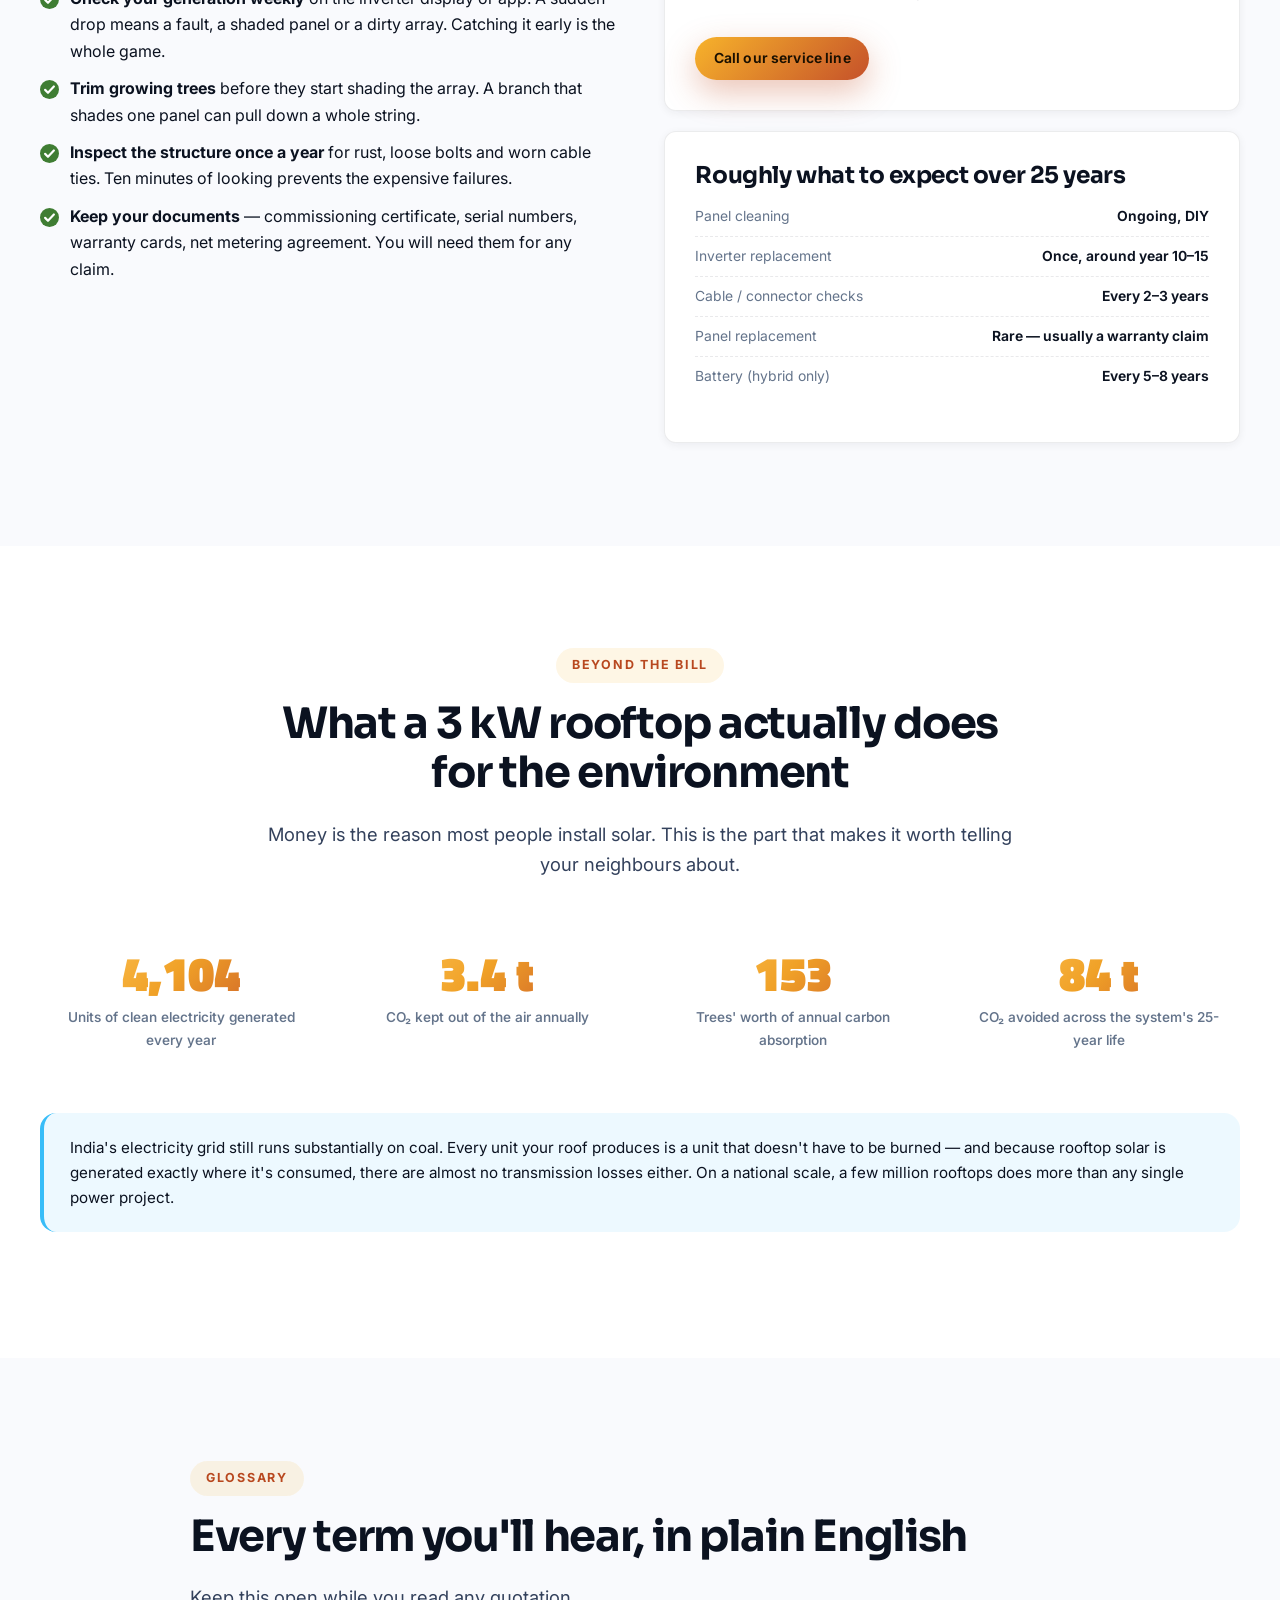
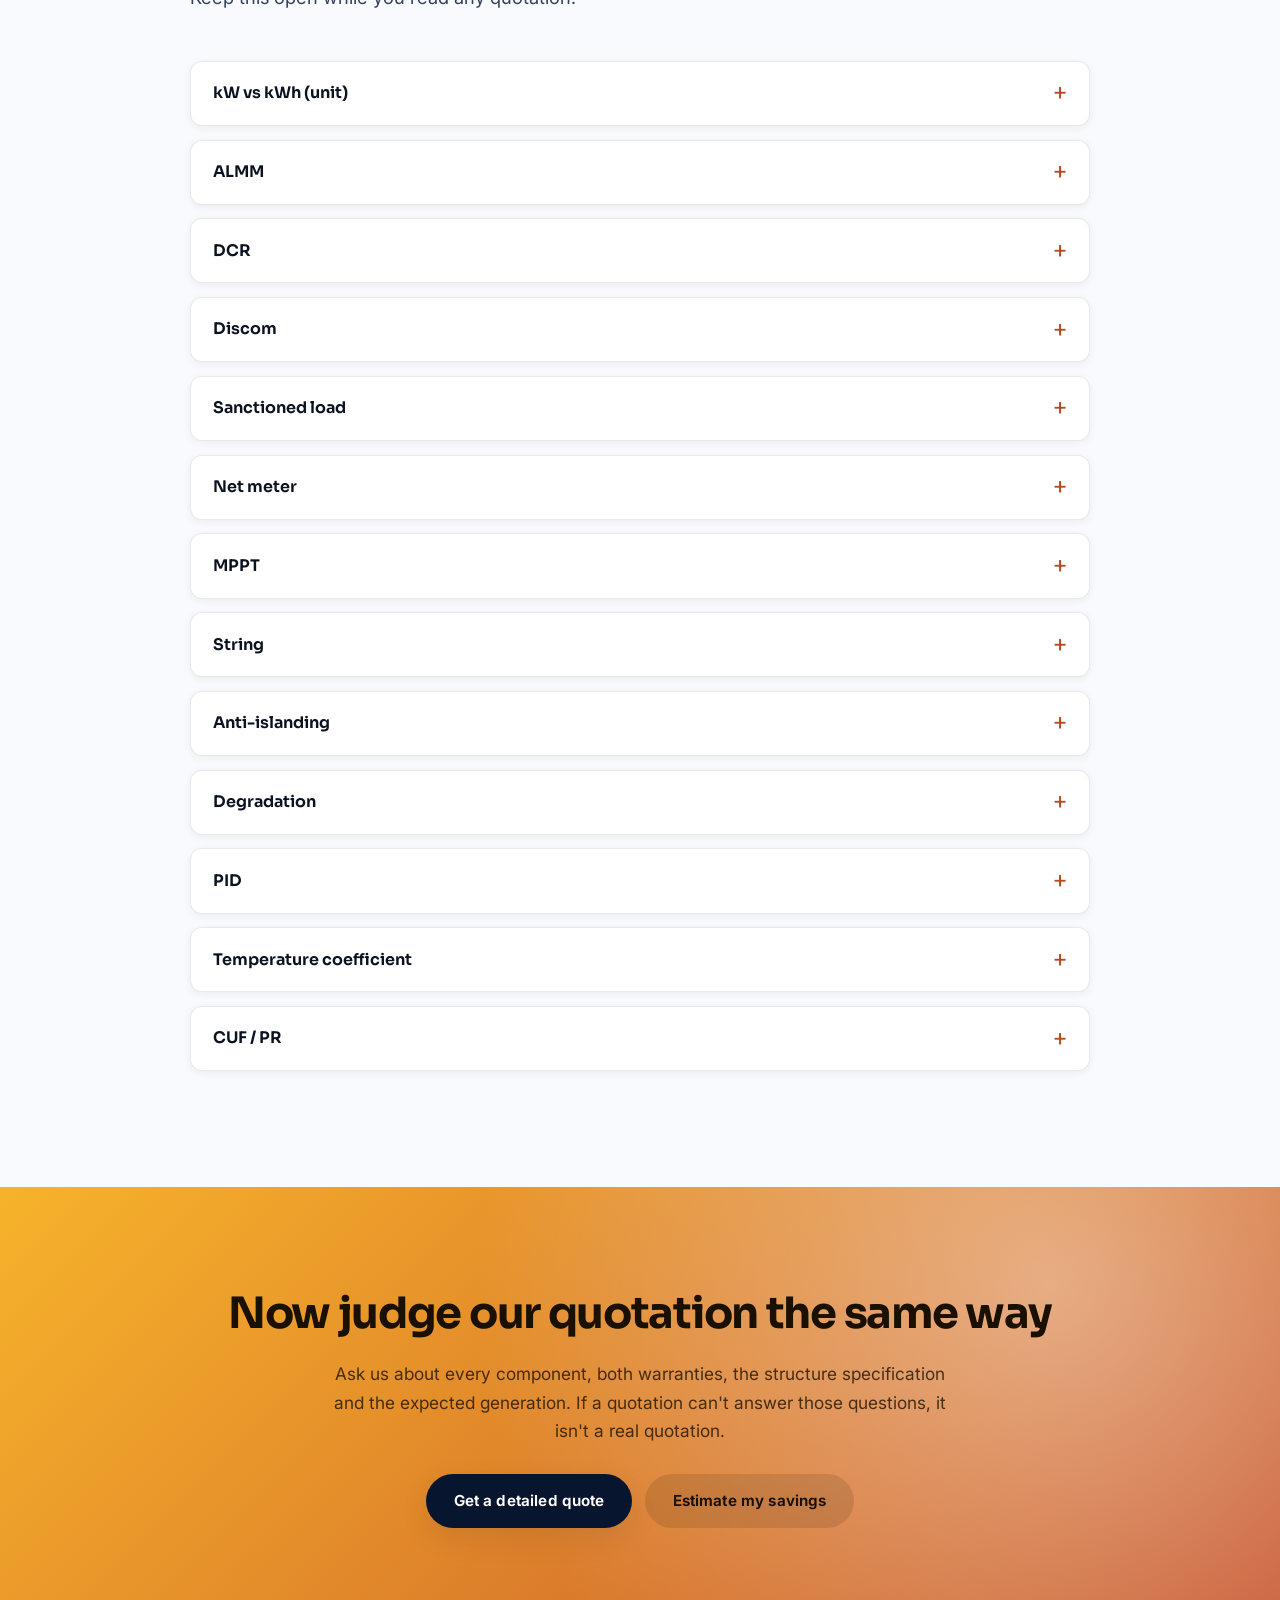
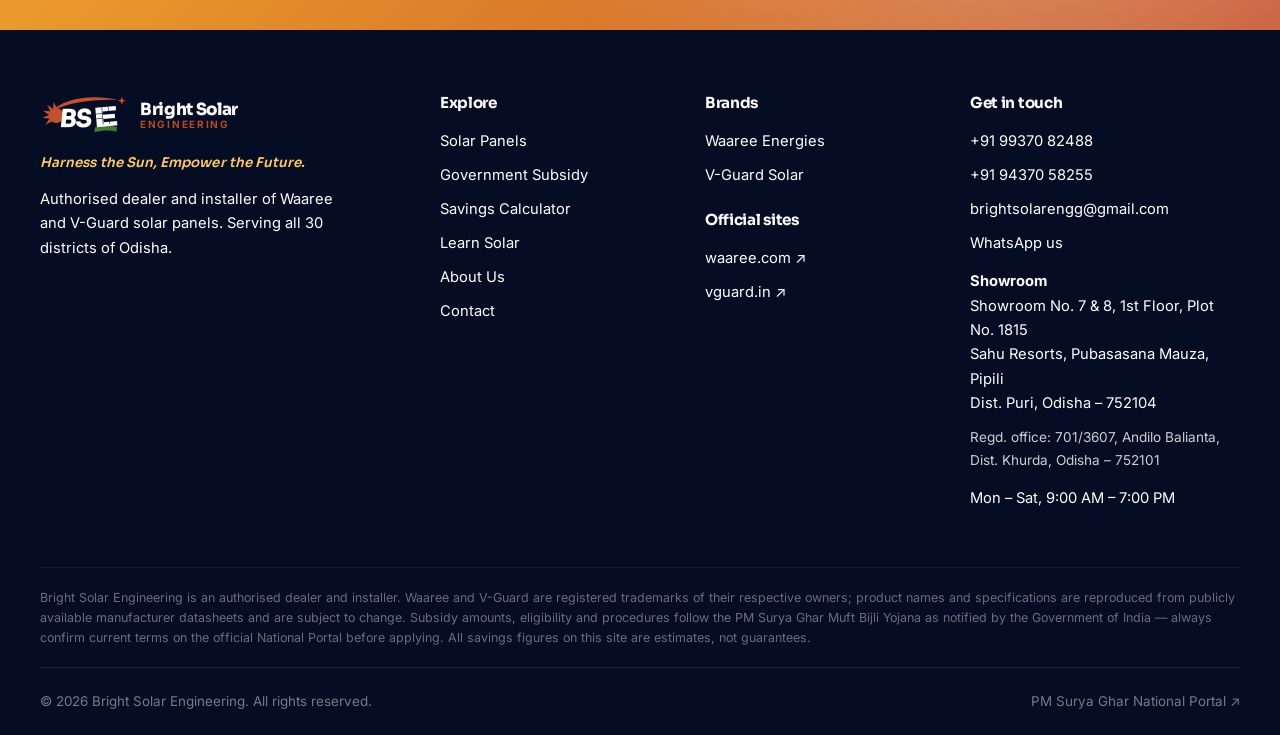
<file: learn.html>
<!DOCTYPE html>
<html lang="en-IN">
<head>
<meta charset="UTF-8">
<meta name="viewport" content="width=device-width, initial-scale=1">
<title>Learn Solar — How It Works, Myths & Buying Guide | Bright Solar Engineering</title>
<meta name="description" content="A plain-language guide to rooftop solar in India: how it works, on-grid vs off-grid vs hybrid, panel technologies explained, myths busted, maintenance, and a glossary of every term you'll hear.">
<!-- Share preview (WhatsApp, Facebook, LinkedIn). Add og:image once you
     have a 1200x630 photo — a good installation shot works best. -->
<meta property="og:type" content="website">
<meta property="og:site_name" content="Bright Solar Engineering">
<meta property="og:locale" content="en_IN">
<meta property="og:title" content="Learn Solar — How It Works, Myths & Buying Guide | Bright Solar Engineering">
<meta property="og:description" content="A plain-language guide to rooftop solar in India: how it works, on-grid vs off-grid vs hybrid, panel technologies explained, myths busted, maintenance, and a glossary of every term you'll hear.">
<meta name="twitter:card" content="summary_large_image">
<meta name="theme-color" content="#08152f">
<link rel="icon" href="data:image/svg+xml,%3Csvg xmlns='http://www.w3.org/2000/svg' viewBox='0 0 32 32'%3E%3Crect width='32' height='32' rx='7' fill='%230f2a6b'/%3E%3Ccircle cx='16' cy='14' r='7' fill='%23c5512a'/%3E%3Cpath d='M7 26h18' stroke='%233f7d33' stroke-width='3.5' stroke-linecap='round'/%3E%3C/svg%3E">
<link rel="preconnect" href="https://fonts.googleapis.com">
<link rel="preconnect" href="https://fonts.gstatic.com" crossorigin>
<link href="https://fonts.googleapis.com/css2?family=Sora:wght@600;700;800&family=Inter:wght@400;500;600;700&family=Titillium+Web:wght@600;700&display=swap" rel="stylesheet">
<link rel="stylesheet" href="assets/css/style.css">
</head>
<body>

<header class="header">
  <div class="header__inner">
    <a class="logo" href="index.html" aria-label="Bright Solar Engineering home">
      <svg class="logo__mark" viewBox="0 0 162 78" aria-hidden="true">
        <g fill="#c5512a">
          <polygon points="30.98,26.03 25.48,14.39 24.31,27.21"/>
          <polygon points="23.86,27.42 13.28,20.08 18.67,31.77"/>
          <polygon points="18.39,32.17 5.56,31.11 16.07,38.54"/>
          <polygon points="16.03,39.02 4.40,44.51 17.21,45.69"/>
          <polygon points="17.42,46.14 10.08,56.72 21.77,51.33"/>
          <circle cx="30" cy="40" r="14"/>
          <path d="M18 34C46 6 98 0 146 11C98 9 48 16 18 34Z"/>
          <path d="M152 5l2 5.5 5.5 2-5.5 2-2 5.5-2-5.5-5.5-2 5.5-2z"/>
        </g>
        <path fill="#3f7d33" d="M102 62c14-4 30-4 41-1l-1 9c-12-3-26-3-41 1z"/>
        <g transform="rotate(-5 123 40)">
          <path class="ink" d="M104 24h38v8h-25v6h22v8h-22v6h25v8h-38z"/>
          <path class="ink-line" d="M116 24v32M128 24v8M128 46v10M104 35.6h13M104 44.4h13" stroke-width="1.3" fill="none" opacity=".85"/>
        </g>
        <text class="ink" x="36" y="61" font-family="Sora, 'Segoe UI', sans-serif" font-size="46" font-weight="800" letter-spacing="-1.5" transform="translate(5.5 0) skewX(-6)">BS</text>
      </svg>
      <span class="logo__text"><span class="logo__name">Bright Solar</span><span class="logo__tag">Engineering</span></span>
    </a>
    <nav class="nav" id="nav">
      <a href="index.html">Home</a>
      <a href="products.html">Solar Panels</a>
      <a href="subsidy.html">Government Subsidy</a>
      <a href="calculator.html">Savings Calculator</a>
      <a href="learn.html">Learn Solar</a>
      <a href="about.html">About</a>
      <a href="contact.html">Contact</a>
    </nav>
    <div class="header__cta">
      <a class="btn btn--primary btn--sm" href="contact.html#enquiry">Free Quote</a>
      <button class="burger" id="burger" aria-label="Menu" aria-expanded="false" aria-controls="nav"><span></span></button>
    </div>
  </div>
</header>

<section class="page-hero">
  <div class="page-hero__glow"></div>
  <div class="wrap">
    <div class="crumbs"><a href="index.html">Home</a> › Learn Solar</div>
    <span class="eyebrow">Solar awareness</span>
    <h1>Everything worth knowing before you buy solar</h1>
    <p class="lede">No sales pitch here — just a straight explanation of how rooftop solar works, what the jargon means, and what genuinely matters when you're choosing a system. Read this and you'll be able to judge any quotation, including ours.</p>

    <div class="btn-row" style="margin-top:2rem">
      <a class="btn btn--ghost btn--sm" href="#how">How it works</a>
      <a class="btn btn--ghost btn--sm" href="#types">System types</a>
      <a class="btn btn--ghost btn--sm" href="#tech">Panel technology</a>
      <a class="btn btn--ghost btn--sm" href="#myths">Myths</a>
      <a class="btn btn--ghost btn--sm" href="#care">Maintenance</a>
      <a class="btn btn--ghost btn--sm" href="#glossary">Glossary</a>
    </div>
  </div>
</section>

<!-- ============ HOW IT WORKS ============ -->
<section class="section" id="how">
  <div class="wrap">
    <div class="section-head reveal">
      <span class="eyebrow">The basics</span>
      <h2>How a rooftop solar system actually works</h2>
      <p class="lede">There is no magic and there are no moving parts. Sunlight hits silicon, silicon produces electricity, and a box on your wall converts it into the kind your house can use.</p>
    </div>

    <div class="steps" data-stagger>
      <div class="step reveal">
        <h3>Sunlight hits the panels</h3>
        <p>Each panel is a sheet of silicon cells under tempered glass. When light strikes silicon it knocks electrons loose — the photovoltaic effect. This produces direct current (DC) electricity. It works on cloudy days too, just at reduced output. Heat is not what generates power; light is. In fact panels lose a little efficiency as they get hotter.</p>
      </div>
      <div class="step reveal" data-delay="60">
        <h3>The inverter converts DC to AC</h3>
        <p>Your home runs on alternating current (AC) at 230 V. The inverter converts the panels' DC into grid-quality AC, and it also constantly hunts for the point on the panel's curve that yields the most power — that's what "MPPT" on a spec sheet means. The inverter is the brain of the system and the component most likely to need service in 25 years.</p>
      </div>
      <div class="step reveal" data-delay="120">
        <h3>Your appliances use it first</h3>
        <p>Solar power always feeds your own loads first. Fans, lights, fridge, AC, pump — whatever is running at that moment is served by the panels before a single unit is drawn from the grid.</p>
      </div>
      <div class="step reveal" data-delay="180">
        <h3>Surplus flows to the grid</h3>
        <p>Around midday you'll generate more than you use. That surplus flows out through your bi-directional net meter, and the discom credits those units to your account. In effect the grid becomes a free battery — you deposit units at noon and withdraw them at night.</p>
      </div>
      <div class="step reveal" data-delay="240">
        <h3>You're billed on the difference</h3>
        <p>At the end of the billing cycle you pay only for the net units drawn: what you imported minus what you exported. If you exported more than you imported, the credit usually carries forward to the next month.</p>
      </div>
    </div>

    <div class="callout reveal">
      <strong>A useful mental model:</strong> your panels are a tap, your house is a bucket, and the grid is a reservoir. When the tap fills the bucket faster than you empty it, the overflow goes to the reservoir and you get credit. At night you draw from the reservoir against that credit.
    </div>
  </div>
</section>

<!-- ============ WHAT'S IN A SYSTEM ============ -->
<section class="section section--tint">
  <div class="wrap">
    <div class="section-head reveal">
      <span class="eyebrow">Components</span>
      <h2>What you're actually paying for</h2>
      <p class="lede">Panels are only about half the cost of a system. Any quotation that lists only the panel brand is hiding something — insist on seeing all six of these.</p>
    </div>

    <div class="grid g-3" data-stagger>
      <div class="card reveal">
        <h3>Solar panels (modules)</h3>
        <p>Roughly 45–55% of system cost. Check: brand, model, wattage, ALMM/DCR status, and both warranties (product and power output). Ask for serial numbers on delivery.</p>
      </div>
      <div class="card reveal" data-delay="60">
        <h3>Inverter</h3>
        <p>Around 15% of cost. String inverters are standard for homes; microinverters cost more but handle shading better. Look for a 5–10 year warranty and check the make, not just "branded inverter".</p>
      </div>
      <div class="card reveal" data-delay="120">
        <h3>Mounting structure</h3>
        <p>The part people ignore and later regret. Galvanised iron or aluminium, wind-rated for your region. A cheap structure rusts through in five years and takes the panels with it in a storm.</p>
      </div>
      <div class="card reveal" data-delay="180">
        <h3>Cabling &amp; protection</h3>
        <p>UV-resistant DC cable, correctly rated AC cable, DC and AC combiner boxes, surge protection devices and MCBs. Undersized cable silently wastes generation for 25 years.</p>
      </div>
      <div class="card reveal" data-delay="240">
        <h3>Earthing &amp; lightning arrestor</h3>
        <p>Mandatory, not optional. Proper earthing pits and a lightning arrestor protect both your system and your home. This is the first thing cut from a suspiciously cheap quotation.</p>
      </div>
      <div class="card reveal" data-delay="300">
        <h3>Net meter &amp; monitoring</h3>
        <p>The bi-directional meter is installed by your discom. Most modern inverters also offer app-based monitoring so you can see daily generation and spot a problem early.</p>
      </div>
    </div>
  </div>
</section>

<!-- ============ SYSTEM TYPES ============ -->
<section class="section" id="types">
  <div class="wrap">
    <div class="section-head reveal">
      <span class="eyebrow">Choosing a system</span>
      <h2>On-grid, off-grid or hybrid?</h2>
      <p class="lede">This single decision changes your cost by 40% or more. For most Indian homes with a reliable connection, the answer is on-grid.</p>
    </div>

    <div class="table-scroll reveal">
      <table>
        <thead><tr><th>&nbsp;</th><th>On-grid</th><th>Off-grid</th><th>Hybrid</th></tr></thead>
        <tbody>
          <tr><td><b>Battery</b></td><td>None</td><td>Essential</td><td>Yes, sized to backup need</td></tr>
          <tr><td><b>Works in a power cut</b></td><td>No — shuts down by design</td><td>Yes</td><td>Yes</td></tr>
          <tr><td><b>Net metering</b></td><td>Yes</td><td>No</td><td>Yes</td></tr>
          <tr><td><b>Subsidy eligible</b></td><td><strong>Yes</strong></td><td>No</td><td>Usually yes, on the grid-tied portion</td></tr>
          <tr><td><b>Relative cost</b></td><td>Lowest</td><td>Highest per unit delivered</td><td>Middle to high</td></tr>
          <tr><td><b>Maintenance</b></td><td>Minimal</td><td>Battery replacement every 5–8 years</td><td>Battery replacement every 5–8 years</td></tr>
          <tr><td><b>Best for</b></td><td>Homes and businesses with a decent grid supply</td><td>Farms, remote sites, places with no connection</td><td>Areas with frequent long outages</td></tr>
        </tbody>
      </table>
    </div>

    <div class="callout callout--warn reveal">
      <strong>The honest advice:</strong> batteries roughly double your cost and need replacing twice over the system's life. If your area gets occasional short cuts, an on-grid system plus your existing inverter-battery for essential loads is almost always cheaper than a full hybrid. Only go hybrid if outages are long and frequent.
    </div>
  </div>
</section>

<!-- ============ PANEL TECHNOLOGY ============ -->
<section class="section section--night" id="tech">
  <div class="wrap">
    <div class="section-head reveal">
      <span class="eyebrow">Decoding the spec sheet</span>
      <h2>Panel technology, explained without the jargon</h2>
      <p class="lede">Four terms cover almost everything a salesperson will say to you.</p>
    </div>

    <div class="grid g-2">
      <div class="card card--glass reveal">
        <h3>Polycrystalline</h3>
        <p>The older, cheaper technology — recognisable by its blue, speckled look. Efficiency around 16–17%, meaning you need more roof area for the same output. Still fine for off-grid and budget projects, but it has largely been replaced for rooftops.</p>
      </div>
      <div class="card card--glass reveal" data-delay="70">
        <h3>Mono PERC</h3>
        <p>The current mainstream. Uniform black cells, 19–21% efficiency, and a strong price-to-performance balance. This is what most Indian homes are installing today, and what most DCR subsidy modules use.</p>
      </div>
      <div class="card card--glass reveal" data-delay="140">
        <h3>N-Type TOPCon</h3>
        <p>The newer generation. Efficiency of 21–23%, noticeably better output on hot afternoons, slower annual degradation, and warranties reaching 30 years. Costs more per watt but often delivers cheaper electricity across 25 years.</p>
      </div>
      <div class="card card--glass reveal" data-delay="210">
        <h3>Bifacial</h3>
        <p>Glass on both faces, so the panel also harvests light reflected from the surface beneath it. On a white or light-coloured terrace with an elevated structure this can add 5–15%. On a dark roof with panels mounted flush, it adds close to nothing.</p>
      </div>
    </div>

    <div class="grid g-2" style="margin-top:1.5rem">
      <div class="card card--glass reveal">
        <h3>Half-cut cells</h3>
        <p>Cells are cut in half, halving the current through each and so cutting resistive losses. The real benefit is shading: because the panel is wired as two independent halves, a shadow across the bottom row doesn't take out the whole panel. Worth having on Indian roofs, which are rarely shade-free.</p>
      </div>
      <div class="card card--glass reveal" data-delay="70">
        <h3>The two warranties</h3>
        <p>Every panel has <b>two</b>. The <b>product warranty</b> (10–15 years) covers manufacturing defects — the panel physically failing. The <b>power output warranty</b> (25–30 years) guarantees the panel still produces a stated percentage of its rating, typically 80–87% at end of term. Salespeople quote the longer number. Ask for both.</p>
      </div>
    </div>

    <div class="center" style="margin-top:2.5rem">
      <a class="btn btn--primary" href="products.html">Compare our panels side by side</a>
    </div>
  </div>
</section>

<!-- ============ MYTHS ============ -->
<section class="section" id="myths">
  <div class="wrap" style="max-width:920px">
    <div class="section-head reveal">
      <span class="eyebrow">Myth vs fact</span>
      <h2>Things people believe about solar that aren't true</h2>
    </div>

    <div class="myth reveal">
      <div class="myth__side myth__side--m"><div class="myth__tag">Myth</div><p>"Solar doesn't work in the monsoon, so half the year is wasted."</p></div>
      <div class="myth__side myth__side--f"><div class="myth__tag">Fact</div><p>Panels run on light, not direct sunshine, and still generate on overcast days — typically 30–50% of a clear-day figure. The 4 units per kW per day used in our calculator is an <em>annual average</em> that already accounts for the monsoon.</p></div>
    </div>

    <div class="myth reveal">
      <div class="myth__side myth__side--m"><div class="myth__tag">Myth</div><p>"Solar panels need constant expensive maintenance."</p></div>
      <div class="myth__side myth__side--f"><div class="myth__tag">Fact</div><p>There are no moving parts. Rinsing the panels with plain water every few weeks in dusty season is the entire routine. The inverter may need attention once or twice across 25 years.</p></div>
    </div>

    <div class="myth reveal">
      <div class="myth__side myth__side--m"><div class="myth__tag">Myth</div><p>"My solar system will keep my house running during a power cut."</p></div>
      <div class="myth__side myth__side--f"><div class="myth__tag">Fact</div><p>Not unless you have a hybrid system with a battery. A standard on-grid system deliberately shuts down during an outage — this is a safety requirement called anti-islanding, protecting linemen repairing the line.</p></div>
    </div>

    <div class="myth reveal">
      <div class="myth__side myth__side--m"><div class="myth__tag">Myth</div><p>"Panels will damage my roof or cause leaks."</p></div>
      <div class="myth__side myth__side--f"><div class="myth__tag">Fact</div><p>A correctly engineered mounting structure spreads load and is properly sealed. Panels actually shade the slab beneath them, keeping the top floor measurably cooler. Bad installation causes leaks — solar does not.</p></div>
    </div>

    <div class="myth reveal">
      <div class="myth__side myth__side--m"><div class="myth__tag">Myth</div><p>"Higher wattage panels are always better."</p></div>
      <div class="myth__side myth__side--f"><div class="myth__tag">Fact</div><p>What matters is total kW installed and the efficiency per square foot. A 550 W panel is only "better" than a 400 W one if your roof is tight. On a large roof, the cheaper panel per watt often wins.</p></div>
    </div>

    <div class="myth reveal">
      <div class="myth__side myth__side--m"><div class="myth__tag">Myth</div><p>"I should wait — prices will fall a lot more."</p></div>
      <div class="myth__side myth__side--f"><div class="myth__tag">Fact</div><p>Module prices have already fallen dramatically and are now a minority of system cost. Meanwhile you keep paying rising tariffs every month you wait, and subsidy schemes have budgets and deadlines. Waiting has a real cost.</p></div>
    </div>

    <div class="myth reveal">
      <div class="myth__side myth__side--m"><div class="myth__tag">Myth</div><p>"A bigger system means a bigger subsidy."</p></div>
      <div class="myth__side myth__side--f"><div class="myth__tag">Fact</div><p>The central subsidy caps at ₹78,000 for 3 kW. A 10 kW system receives exactly the same ₹78,000 as a 3 kW one. Anyone selling you extra capacity on subsidy grounds is misleading you.</p></div>
    </div>

    <div class="myth reveal">
      <div class="myth__side myth__side--m"><div class="myth__tag">Myth</div><p>"Solar panels stop working after 10 years."</p></div>
      <div class="myth__side myth__side--f"><div class="myth__tag">Fact</div><p>They degrade slowly — typically about 0.5% a year. After 25 years a panel still produces around 80–87% of its original rating, which is why manufacturers guarantee exactly that in writing.</p></div>
    </div>
  </div>
</section>

<!-- ============ MAINTENANCE ============ -->
<section class="section section--tint" id="care">
  <div class="wrap">
    <div class="grid g-2" style="gap:3rem; align-items:start">
      <div class="reveal">
        <span class="eyebrow">Looking after it</span>
        <h2>Maintenance is genuinely this simple</h2>
        <p class="lede">Do these five things and your system will outlive its warranty.</p>
        <ul class="tick-list" style="margin-top:1.5rem">
          <li><b>Rinse the panels every 2–4 weeks</b> in dusty months, early morning or evening. Plain water and a soft brush. Never spray cold water on hot panels in the afternoon — thermal shock can crack glass.</li>
          <li><b>Check your generation weekly</b> on the inverter display or app. A sudden drop means a fault, a shaded panel or a dirty array. Catching it early is the whole game.</li>
          <li><b>Trim growing trees</b> before they start shading the array. A branch that shades one panel can pull down a whole string.</li>
          <li><b>Inspect the structure once a year</b> for rust, loose bolts and worn cable ties. Ten minutes of looking prevents the expensive failures.</li>
          <li><b>Keep your documents</b> — commissioning certificate, serial numbers, warranty cards, net metering agreement. You will need them for any claim.</li>
        </ul>
      </div>

      <div class="reveal" data-delay="120">
        <div class="card">
          <h3>When to call us instead</h3>
          <ul style="margin-top:.8rem; font-size:.94rem; color:var(--ink-700)">
            <li>Generation drops more than 20% with no obvious cause</li>
            <li>The inverter displays a fault code or stops exporting</li>
            <li>You see discoloured cells, cracked glass, or burn marks on any panel</li>
            <li>Any part of the structure has moved or a bolt has sheared</li>
            <li>Your electricity bill rises unexpectedly despite normal generation — often a net meter issue</li>
          </ul>
          <p style="margin-top:1rem; font-size:.94rem"><b>Never</b> open the DC combiner box or touch the DC side yourself. Solar DC voltages are high and, unlike AC, cannot simply be switched off at a mains switch while the sun is up.</p>
          <a class="btn btn--primary btn--sm" data-link="call" href="#" style="margin-top:1rem">Call our service line</a>
        </div>

        <div class="card" style="margin-top:1.25rem">
          <h3>Roughly what to expect over 25 years</h3>
          <dl style="margin-top:.5rem">
            <div class="spec-row"><dt>Panel cleaning</dt><dd>Ongoing, DIY</dd></div>
            <div class="spec-row"><dt>Inverter replacement</dt><dd>Once, around year 10–15</dd></div>
            <div class="spec-row"><dt>Cable / connector checks</dt><dd>Every 2–3 years</dd></div>
            <div class="spec-row"><dt>Panel replacement</dt><dd>Rare — usually a warranty claim</dd></div>
            <div class="spec-row"><dt>Battery (hybrid only)</dt><dd>Every 5–8 years</dd></div>
          </dl>
        </div>
      </div>
    </div>
  </div>
</section>

<!-- ============ ENVIRONMENT ============ -->
<section class="section">
  <div class="wrap">
    <div class="section-head center reveal">
      <span class="eyebrow">Beyond the bill</span>
      <h2>What a 3 kW rooftop actually does for the environment</h2>
      <p class="lede">Money is the reason most people install solar. This is the part that makes it worth telling your neighbours about.</p>
    </div>

    <div class="grid g-4" data-stagger>
      <div class="stat reveal"><div class="stat__num" data-count="4380" data-suffix="">4,380</div><div class="stat__label">Units of clean electricity generated every year</div></div>
      <div class="stat reveal" data-delay="80"><div class="stat__num" data-count="3.6" data-suffix=" t">3.6 t</div><div class="stat__label">CO₂ kept out of the air annually</div></div>
      <div class="stat reveal" data-delay="160"><div class="stat__num" data-count="163" data-suffix="">163</div><div class="stat__label">Trees' worth of annual carbon absorption</div></div>
      <div class="stat reveal" data-delay="240"><div class="stat__num" data-count="90" data-suffix=" t">90 t</div><div class="stat__label">CO₂ avoided across the system's 25-year life</div></div>
    </div>

    <div class="callout reveal" style="margin-top:2.5rem">
      India's electricity grid still runs substantially on coal. Every unit your roof produces is a unit that doesn't have to be burned — and because rooftop solar is generated exactly where it's consumed, there are almost no transmission losses either. On a national scale, a few million rooftops does more than any single power project.
    </div>
  </div>
</section>

<!-- ============ GLOSSARY ============ -->
<section class="section section--tint" id="glossary">
  <div class="wrap" style="max-width:900px">
    <div class="section-head reveal">
      <span class="eyebrow">Glossary</span>
      <h2>Every term you'll hear, in plain English</h2>
      <p class="lede">Keep this open while you read any quotation.</p>
    </div>

    <div class="acc reveal"><button class="acc__q">kW vs kWh (unit)</button><div class="acc__a"><div><b>kW</b> is size — how much power the system can produce at once. <b>kWh</b>, called a "unit" on your bill, is quantity — power used over time. A 3 kW system running at full output for one hour makes 3 units.</div></div></div>

    <div class="acc reveal"><button class="acc__q">ALMM</button><div class="acc__a"><div>Approved List of Models and Manufacturers. A government-maintained list of solar modules approved for use in subsidised and government projects. If your panel is not on it, your subsidy claim fails.</div></div></div>

    <div class="acc reveal"><button class="acc__q">DCR</button><div class="acc__a"><div>Domestic Content Requirement. Means both the solar cells and the finished module were manufactured in India. Mandatory for PM Surya Ghar residential subsidy.</div></div></div>

    <div class="acc reveal"><button class="acc__q">Discom</button><div class="acc__a"><div>Distribution Company — the utility that supplies your electricity and issues your bill. They approve your solar application, inspect the installation and fit the net meter.</div></div></div>

    <div class="acc reveal"><button class="acc__q">Sanctioned load</button><div class="acc__a"><div>The maximum power your connection is officially permitted to draw, printed on your bill in kW. Your solar system size generally cannot exceed it without applying for a load enhancement first.</div></div></div>

    <div class="acc reveal"><button class="acc__q">Net meter</button><div class="acc__a"><div>A bi-directional meter that counts units flowing both ways — from the grid to you, and from your roof to the grid. Your bill is calculated on the difference.</div></div></div>

    <div class="acc reveal"><button class="acc__q">MPPT</button><div class="acc__a"><div>Maximum Power Point Tracking. The inverter constantly adjusts to find the voltage at which your panels deliver the most power as light conditions change. Standard on all modern inverters.</div></div></div>

    <div class="acc reveal"><button class="acc__q">String</button><div class="acc__a"><div>A group of panels wired in series into one inverter input. Because they're in series, the weakest panel limits the string — which is why shading on one panel matters so much.</div></div></div>

    <div class="acc reveal"><button class="acc__q">Anti-islanding</button><div class="acc__a"><div>The safety feature that shuts your inverter down during a grid outage, so your system cannot energise a line that linemen believe is dead. It's why on-grid solar doesn't work in a power cut.</div></div></div>

    <div class="acc reveal"><button class="acc__q">Degradation</button><div class="acc__a"><div>The slow annual decline in a panel's output, typically around 0.5% per year. The power warranty is the manufacturer's written guarantee about how far this can go.</div></div></div>

    <div class="acc reveal"><button class="acc__q">PID</button><div class="acc__a"><div>Potential Induced Degradation. A failure mode where voltage stress causes lasting power loss. Quality modules are tested and marketed as "PID resistant" — worth checking on the datasheet.</div></div></div>

    <div class="acc reveal"><button class="acc__q">Temperature coefficient</button><div class="acc__a"><div>How much output a panel loses per degree above 25°C, shown as something like −0.29%/°C. Closer to zero is better. It matters a great deal in Indian summers, and is where TOPCon beats Mono PERC.</div></div></div>

    <div class="acc reveal"><button class="acc__q">CUF / PR</button><div class="acc__a"><div><b>Capacity Utilisation Factor</b> is actual annual generation as a share of theoretical maximum — typically 16–19% for Indian rooftops. <b>Performance Ratio</b> compares actual output against what the panels should have produced given the sunlight received; above 75% is healthy.</div></div></div>
  </div>
</section>

<section class="section cta-band">
  <div class="wrap center">
    <h2 class="reveal">Now judge our quotation the same way</h2>
    <p class="reveal" style="max-width:58ch; margin-inline:auto">Ask us about every component, both warranties, the structure specification and the expected generation. If a quotation can't answer those questions, it isn't a real quotation.</p>
    <div class="btn-row reveal" style="margin-top:1.75rem">
      <a class="btn btn--dark" href="contact.html#enquiry">Get a detailed quote</a>
      <a class="btn btn--dark" href="calculator.html" style="background:rgba(26,16,0,.12); color:#1a1000; box-shadow:none">Estimate my savings</a>
    </div>
  </div>
</section>

<footer class="footer">
  <div class="wrap">
    <div class="footer__grid">
      <div>
        <div class="logo" style="margin-bottom:1rem">
          <svg class="logo__mark" viewBox="0 0 162 78" aria-hidden="true">
        <g fill="#c5512a">
          <polygon points="30.98,26.03 25.48,14.39 24.31,27.21"/>
          <polygon points="23.86,27.42 13.28,20.08 18.67,31.77"/>
          <polygon points="18.39,32.17 5.56,31.11 16.07,38.54"/>
          <polygon points="16.03,39.02 4.40,44.51 17.21,45.69"/>
          <polygon points="17.42,46.14 10.08,56.72 21.77,51.33"/>
          <circle cx="30" cy="40" r="14"/>
          <path d="M18 34C46 6 98 0 146 11C98 9 48 16 18 34Z"/>
          <path d="M152 5l2 5.5 5.5 2-5.5 2-2 5.5-2-5.5-5.5-2 5.5-2z"/>
        </g>
        <path fill="#3f7d33" d="M102 62c14-4 30-4 41-1l-1 9c-12-3-26-3-41 1z"/>
        <g transform="rotate(-5 123 40)">
          <path class="ink" d="M104 24h38v8h-25v6h22v8h-22v6h25v8h-38z"/>
          <path class="ink-line" d="M116 24v32M128 24v8M128 46v10M104 35.6h13M104 44.4h13" stroke-width="1.3" fill="none" opacity=".85"/>
        </g>
        <text class="ink" x="36" y="61" font-family="Sora, 'Segoe UI', sans-serif" font-size="46" font-weight="800" letter-spacing="-1.5" transform="translate(5.5 0) skewX(-6)">BS</text>
      </svg>
          <span class="logo__text"><span class="logo__name">Bright Solar</span><span class="logo__tag">Engineering</span></span>
        </div>
        <p class="tagline tagline--sm" data-site="tagline" style="margin:0 0 .8rem">Harness the Sun, Empower the Future.</p>
        <p style="max-width:34ch">Authorised dealer and installer of Waaree and V-Guard solar panels. Serving <span data-site="serviceArea">your area</span>.</p>
      </div>
      <div>
        <h4>Explore</h4>
        <ul>
          <li><a href="products.html">Solar Panels</a></li>
          <li><a href="subsidy.html">Government Subsidy</a></li>
          <li><a href="calculator.html">Savings Calculator</a></li>
          <li><a href="learn.html">Learn Solar</a></li>
          <li><a href="about.html">About Us</a></li>
          <li><a href="contact.html">Contact</a></li>
        </ul>
      </div>
      <div>
        <h4>Brands</h4>
        <ul>
          <li><a href="products.html?brand=waaree">Waaree Energies</a></li>
          <li><a href="products.html?brand=vguard">V-Guard Solar</a></li>
        </ul>
        <h4 style="margin-top:1.5rem">Official sites</h4>
        <ul>
          <li><a href="https://www.waaree.com/" target="_blank" rel="noopener">waaree.com ↗</a></li>
          <li><a href="https://www.vguard.in/" target="_blank" rel="noopener">vguard.in ↗</a></li>
        </ul>
      </div>
      <div>
        <h4>Get in touch</h4>
        <ul>
          <li><a data-link="call" href="#"><span data-site="phone">+91 00000 00000</span></a></li>
          <li><a data-link="call" href="#"><span data-site="phone2">&mdash;</span></a></li>
          <li><a data-link="email" href="#"><span data-site="email">info@example.com</span></a></li>
          <li><a data-link="whatsapp" href="#">WhatsApp us</a></li>
          <li style="margin-top:.9rem"><b style="color:#fff">Showroom</b><br><span data-site="addressLine1">Address line 1</span><br><span data-site="addressLine2">City</span><br><span data-site="addressState">State – PIN</span></li>
          <li style="margin-top:.7rem; font-size:.85rem; opacity:.8">Regd. office: <span data-site="regdLine1">—</span>, <span data-site="regdLine2">—</span></li>
          <li style="margin-top:.9rem"><span data-site="hours">Mon–Sat, 9 AM–7 PM</span></li>
        </ul>
      </div>
    </div>
    <div class="footer__disclaimer">
      Bright Solar Engineering is an authorised dealer and installer. Waaree and V-Guard are registered trademarks of their respective owners; product names and specifications are reproduced from publicly available manufacturer datasheets and are subject to change. Subsidy amounts, eligibility and procedures follow the PM Surya Ghar Muft Bijli Yojana as notified by the Government of India — always confirm current terms on the official National Portal before applying. All savings figures on this site are estimates, not guarantees.
    </div>
    <div class="footer__bottom">
      <span>© <span data-year>2026</span> Bright Solar Engineering. All rights reserved.</span>
      <span><a href="https://www.pmsuryaghar.gov.in/" target="_blank" rel="noopener">PM Surya Ghar National Portal ↗</a></span>
    </div>
  </div>
</footer>

<div class="fab">
  <a class="fab__wa" data-link="whatsapp" href="#" aria-label="Chat on WhatsApp">
    <svg viewBox="0 0 24 24" fill="currentColor"><path d="M12.04 2C6.58 2 2.13 6.45 2.13 11.91c0 1.75.46 3.45 1.32 4.95L2 22l5.25-1.38a9.87 9.87 0 004.79 1.22h.01c5.46 0 9.9-4.45 9.9-9.91C21.95 6.45 17.5 2 12.04 2zm5.8 14.13c-.24.68-1.42 1.31-1.95 1.36-.5.05-.98.24-3.3-.69-2.79-1.1-4.55-3.94-4.69-4.13-.13-.19-1.11-1.48-1.11-2.82s.7-2 .95-2.28c.24-.27.53-.34.71-.34.18 0 .35 0 .51.01.16.01.38-.06.6.46.24.55.8 1.9.87 2.04.07.14.12.3.02.49-.1.19-.15.3-.29.47-.14.16-.3.36-.43.49-.14.14-.29.29-.13.57.17.28.74 1.22 1.59 1.98 1.09.97 2.01 1.27 2.29 1.41.28.14.45.12.61-.07.17-.19.71-.83.9-1.11.19-.28.38-.24.63-.14.25.09 1.6.75 1.87.89.28.14.46.21.53.32.07.12.07.66-.17 1.34z"/></svg>
  </a>
  <a class="fab__call" data-link="call" href="#" aria-label="Call us">
    <svg viewBox="0 0 24 24" fill="none" stroke="currentColor" stroke-width="2.2" stroke-linecap="round" stroke-linejoin="round"><path d="M22 16.9v3a2 2 0 01-2.2 2 19.8 19.8 0 01-8.6-3.1 19.5 19.5 0 01-6-6A19.8 19.8 0 012.1 4.2 2 2 0 014.1 2h3a2 2 0 012 1.7c.1 1 .4 1.9.7 2.8a2 2 0 01-.5 2.1L8.1 9.9a16 16 0 006 6l1.3-1.2a2 2 0 012.1-.5c.9.3 1.8.6 2.8.7a2 2 0 011.7 2z"/></svg>
  </a>
</div>

<script src="assets/js/config.js"></script>
<script src="assets/js/main.js"></script>
</body>
</html>
</file>
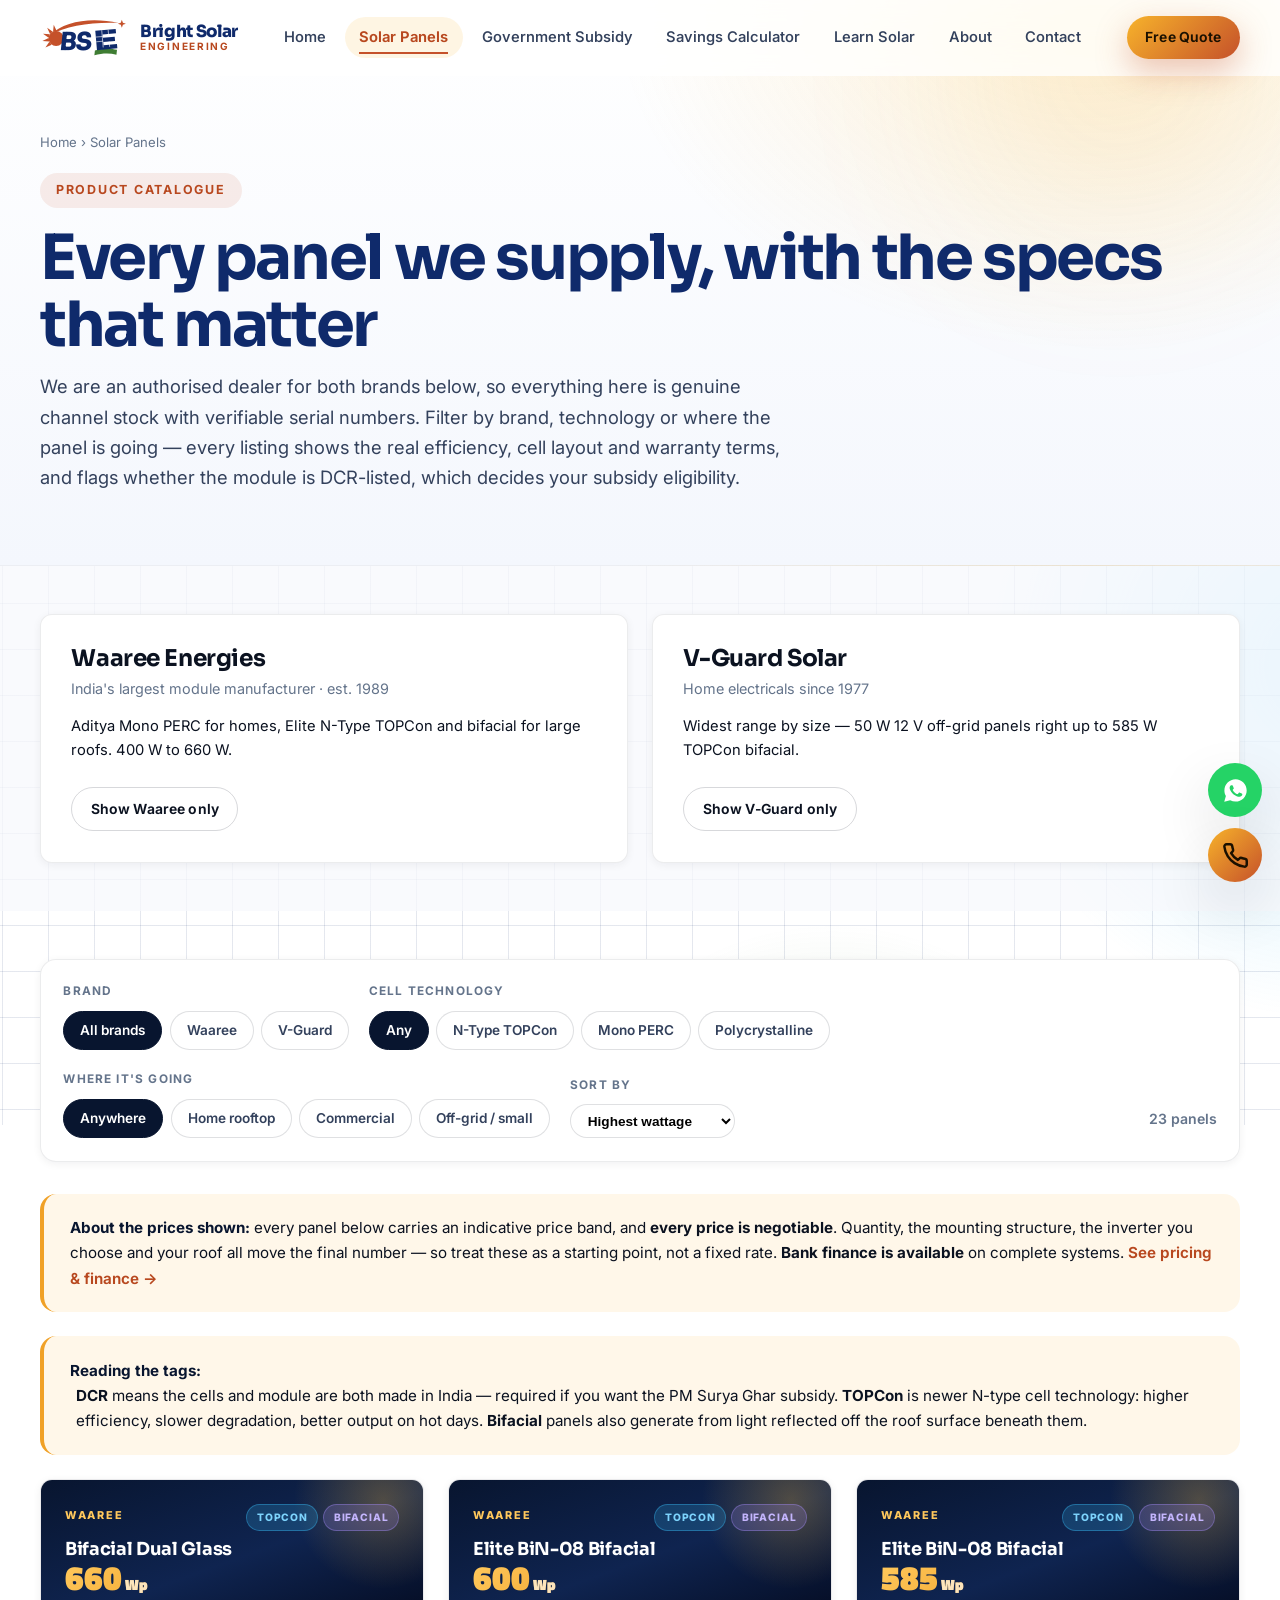
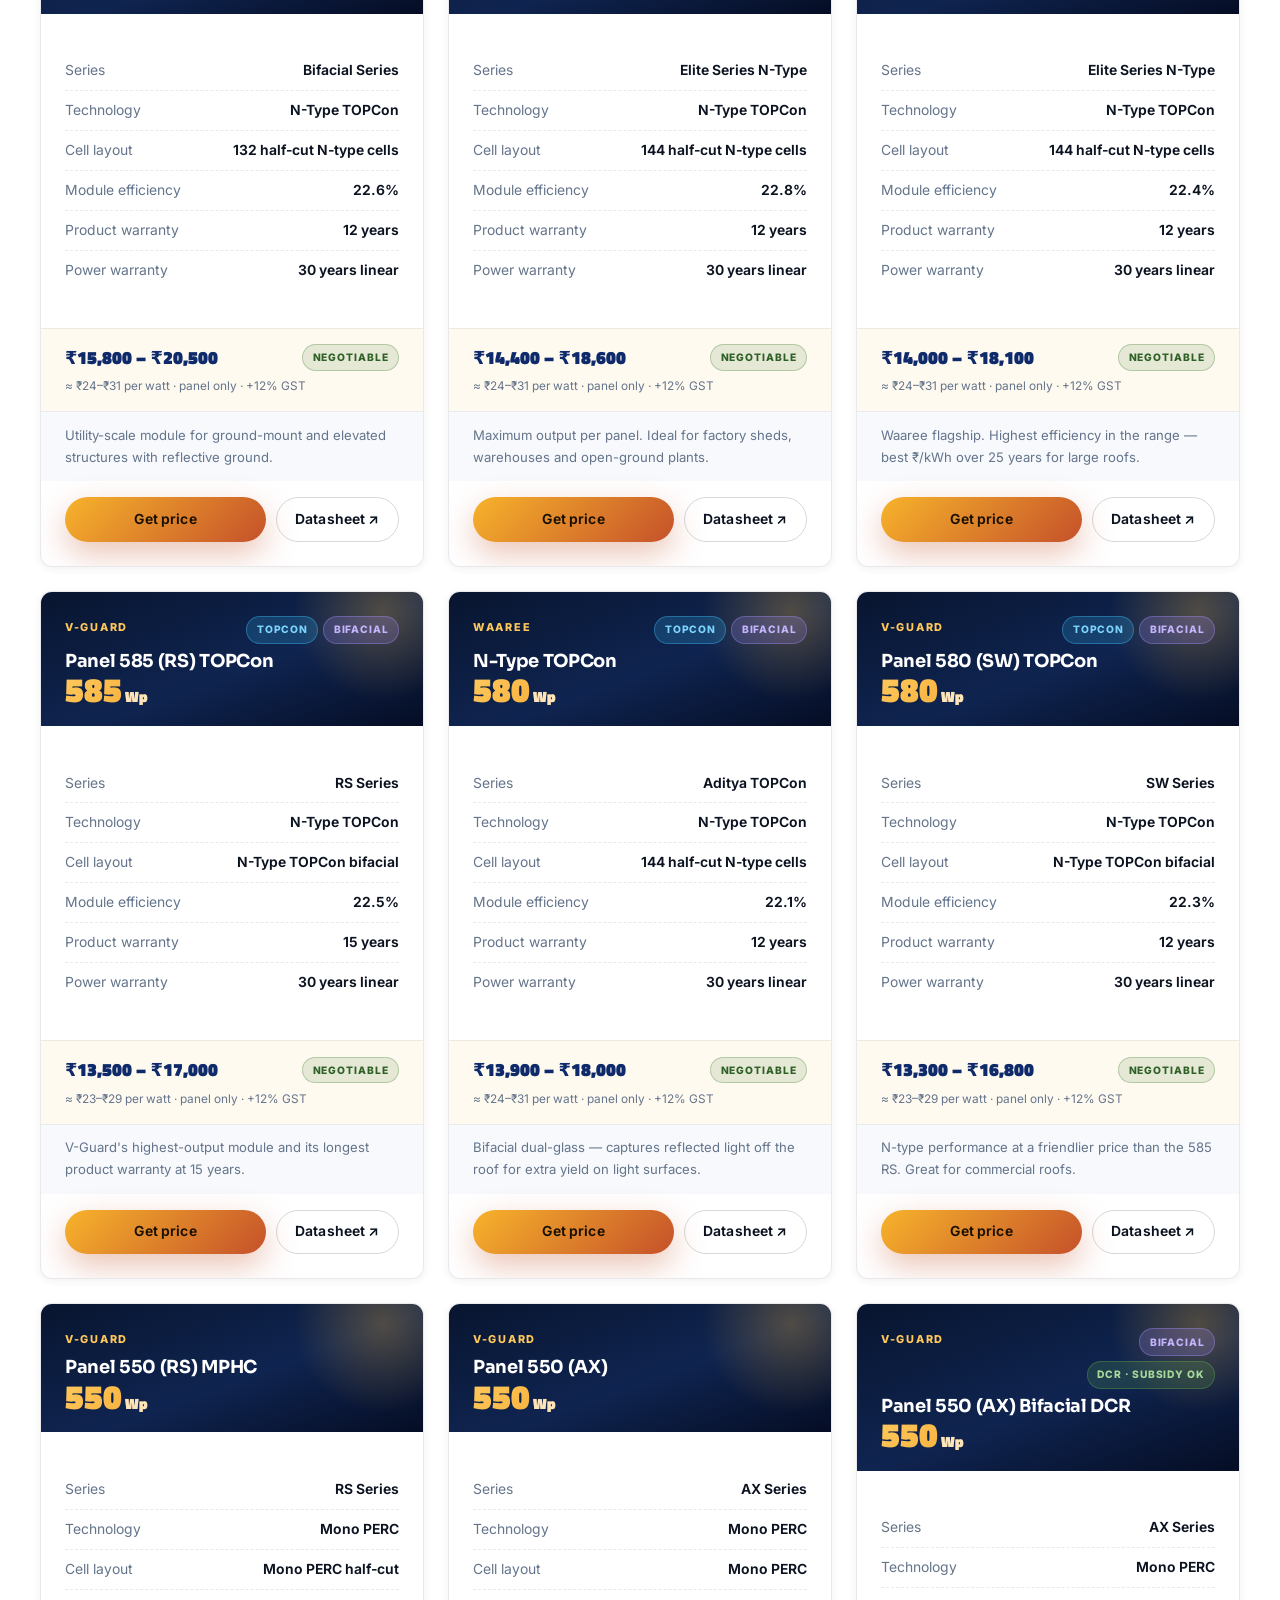
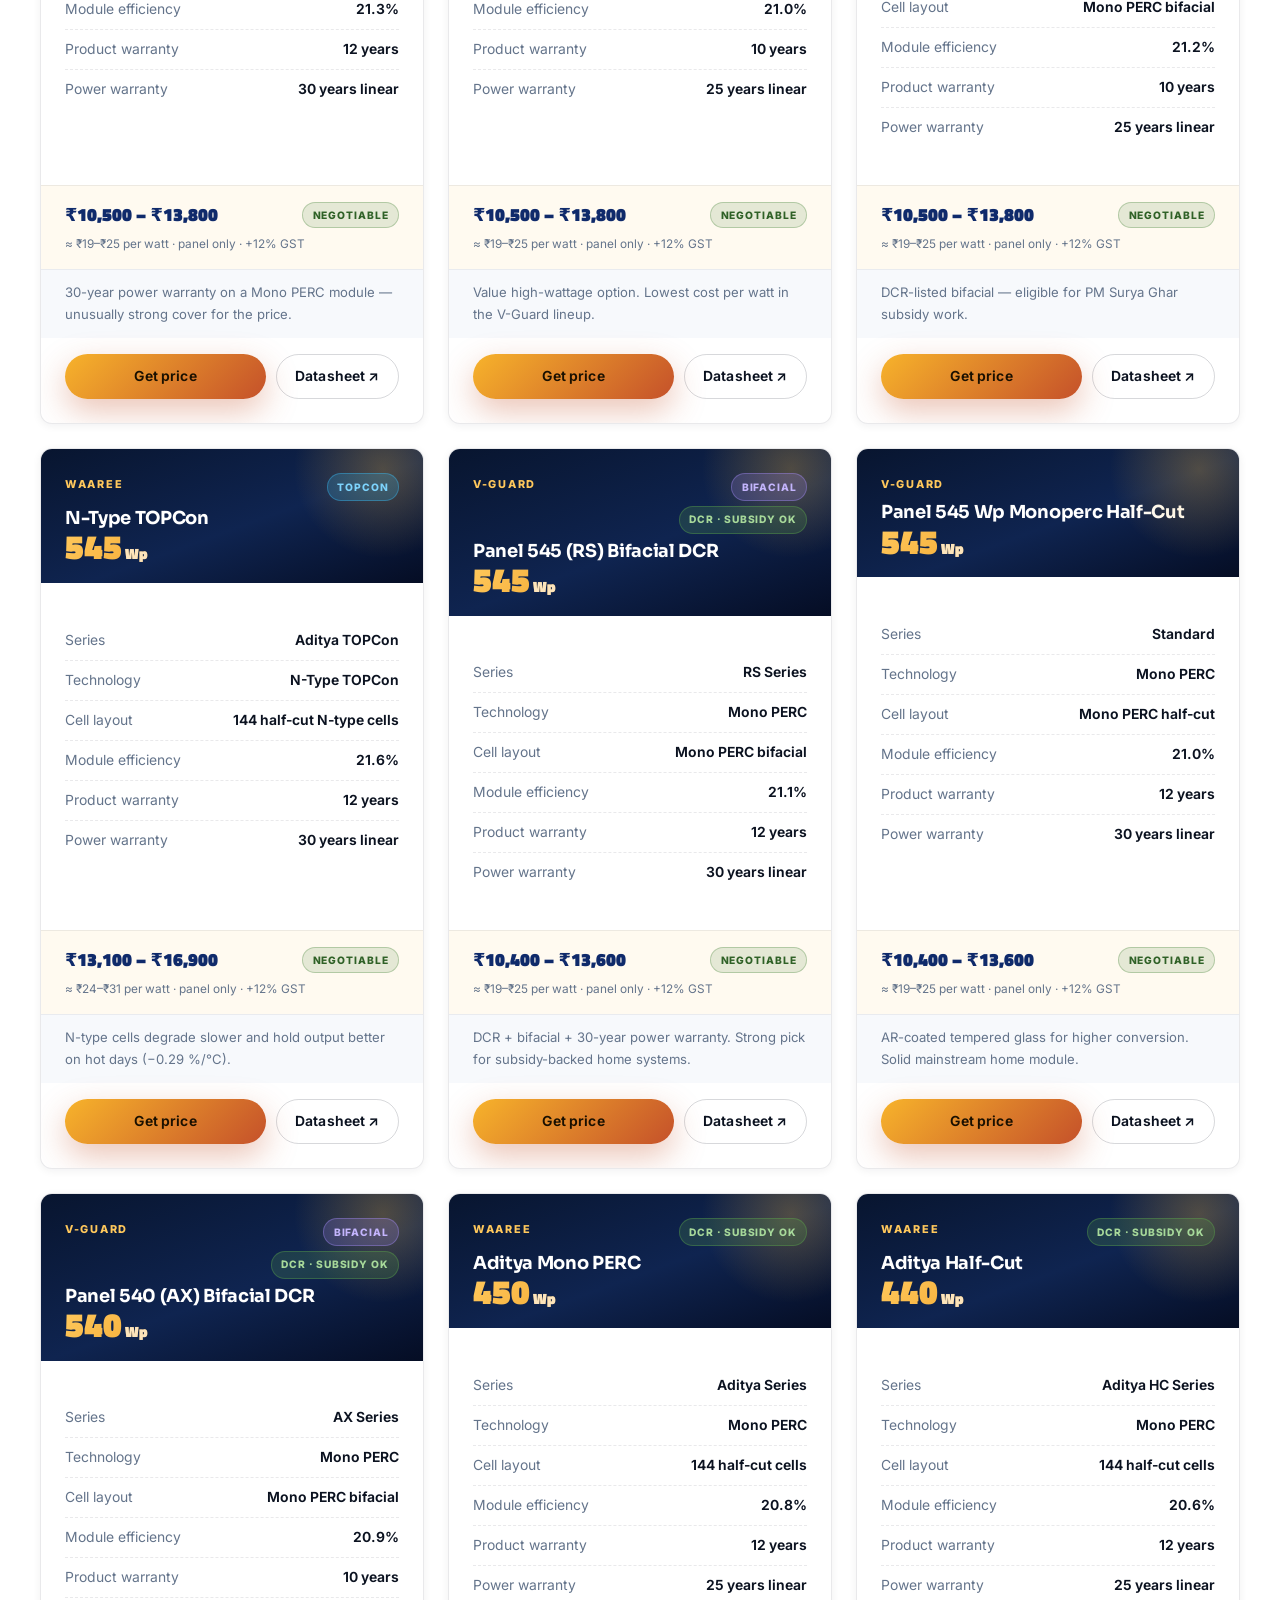
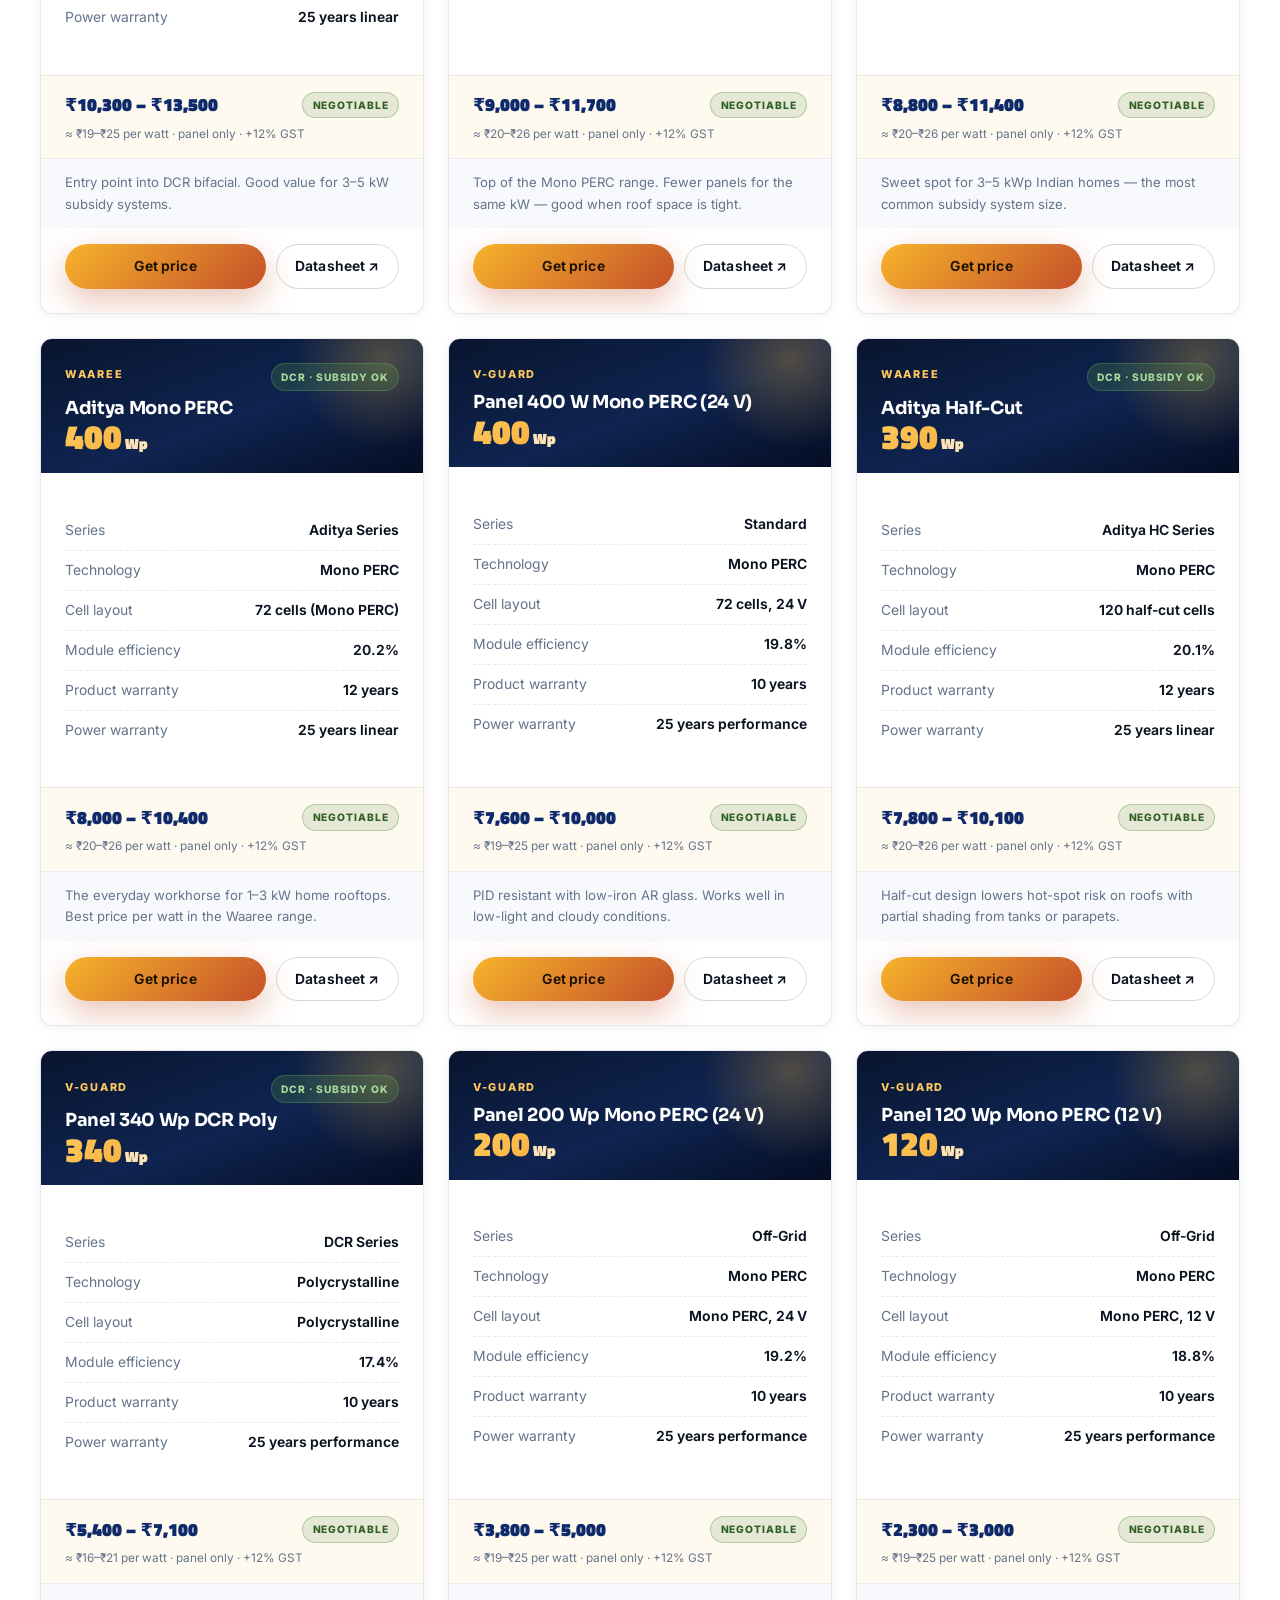
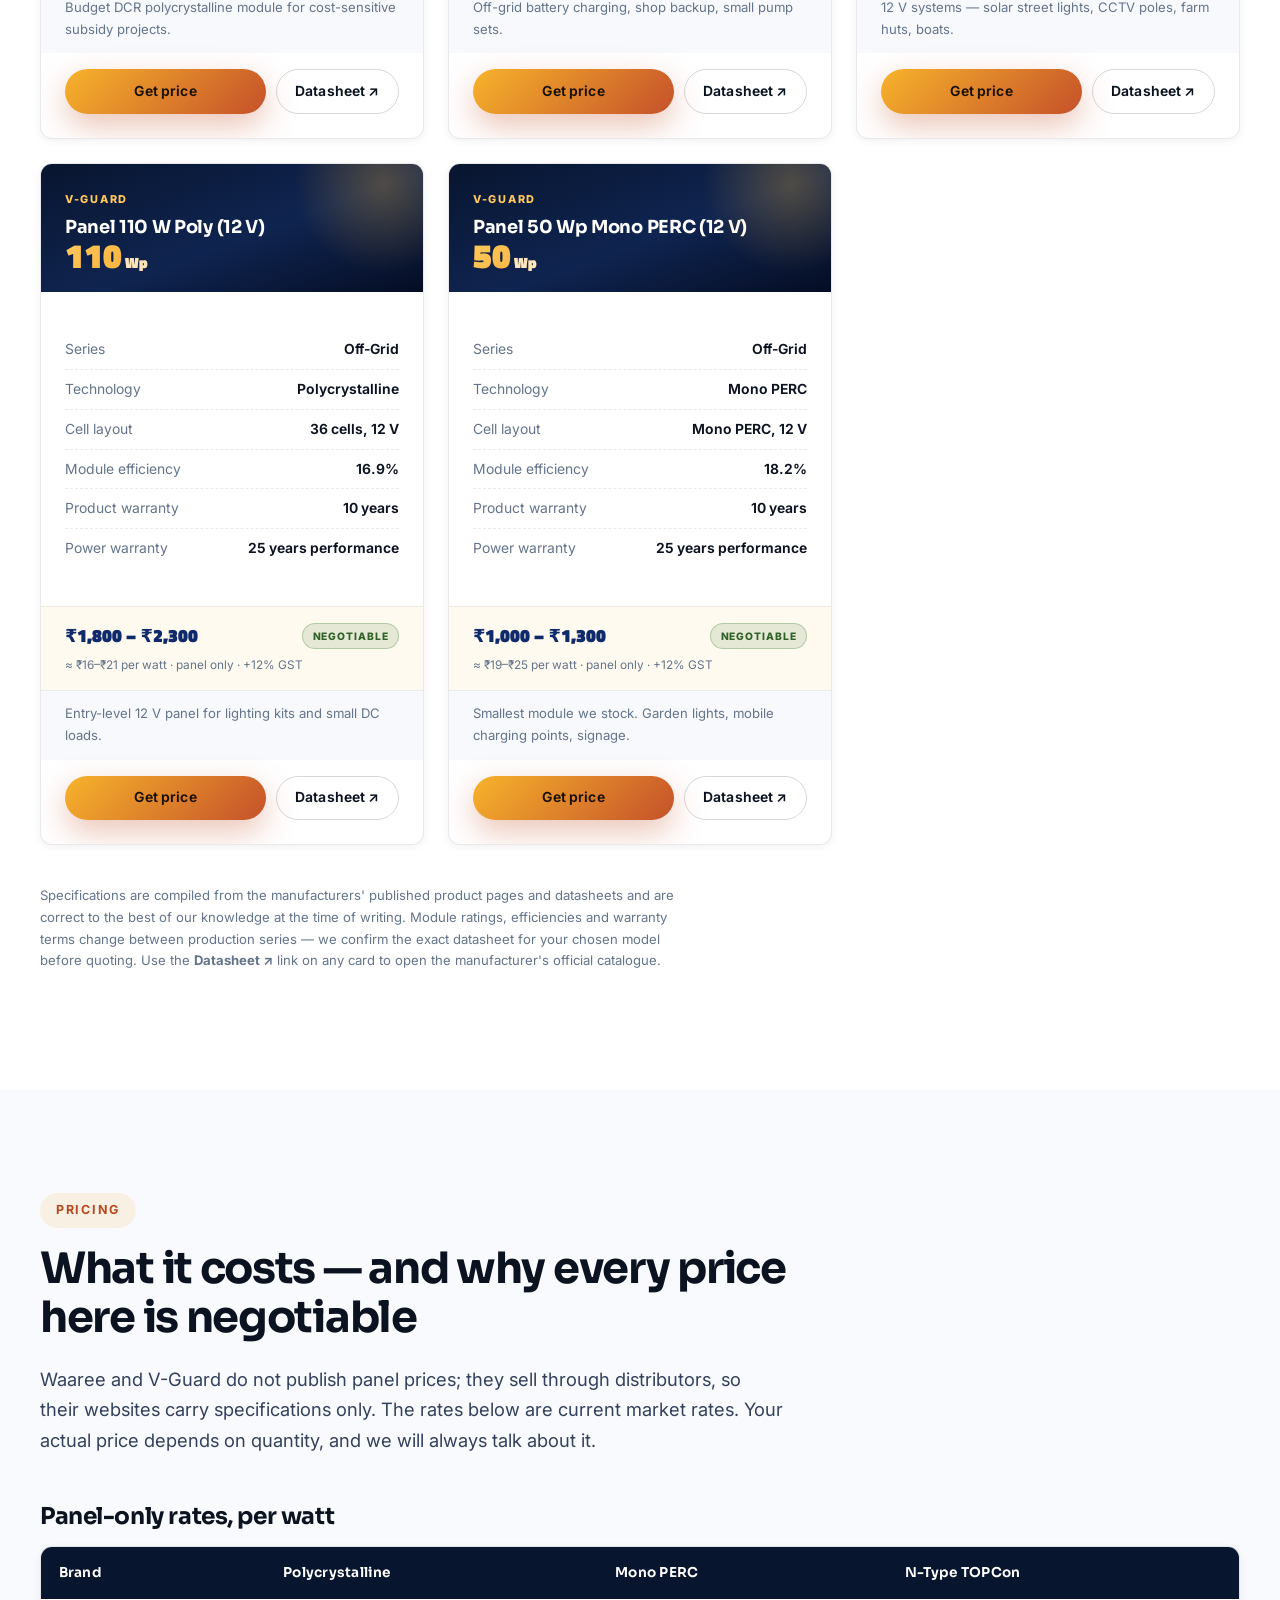
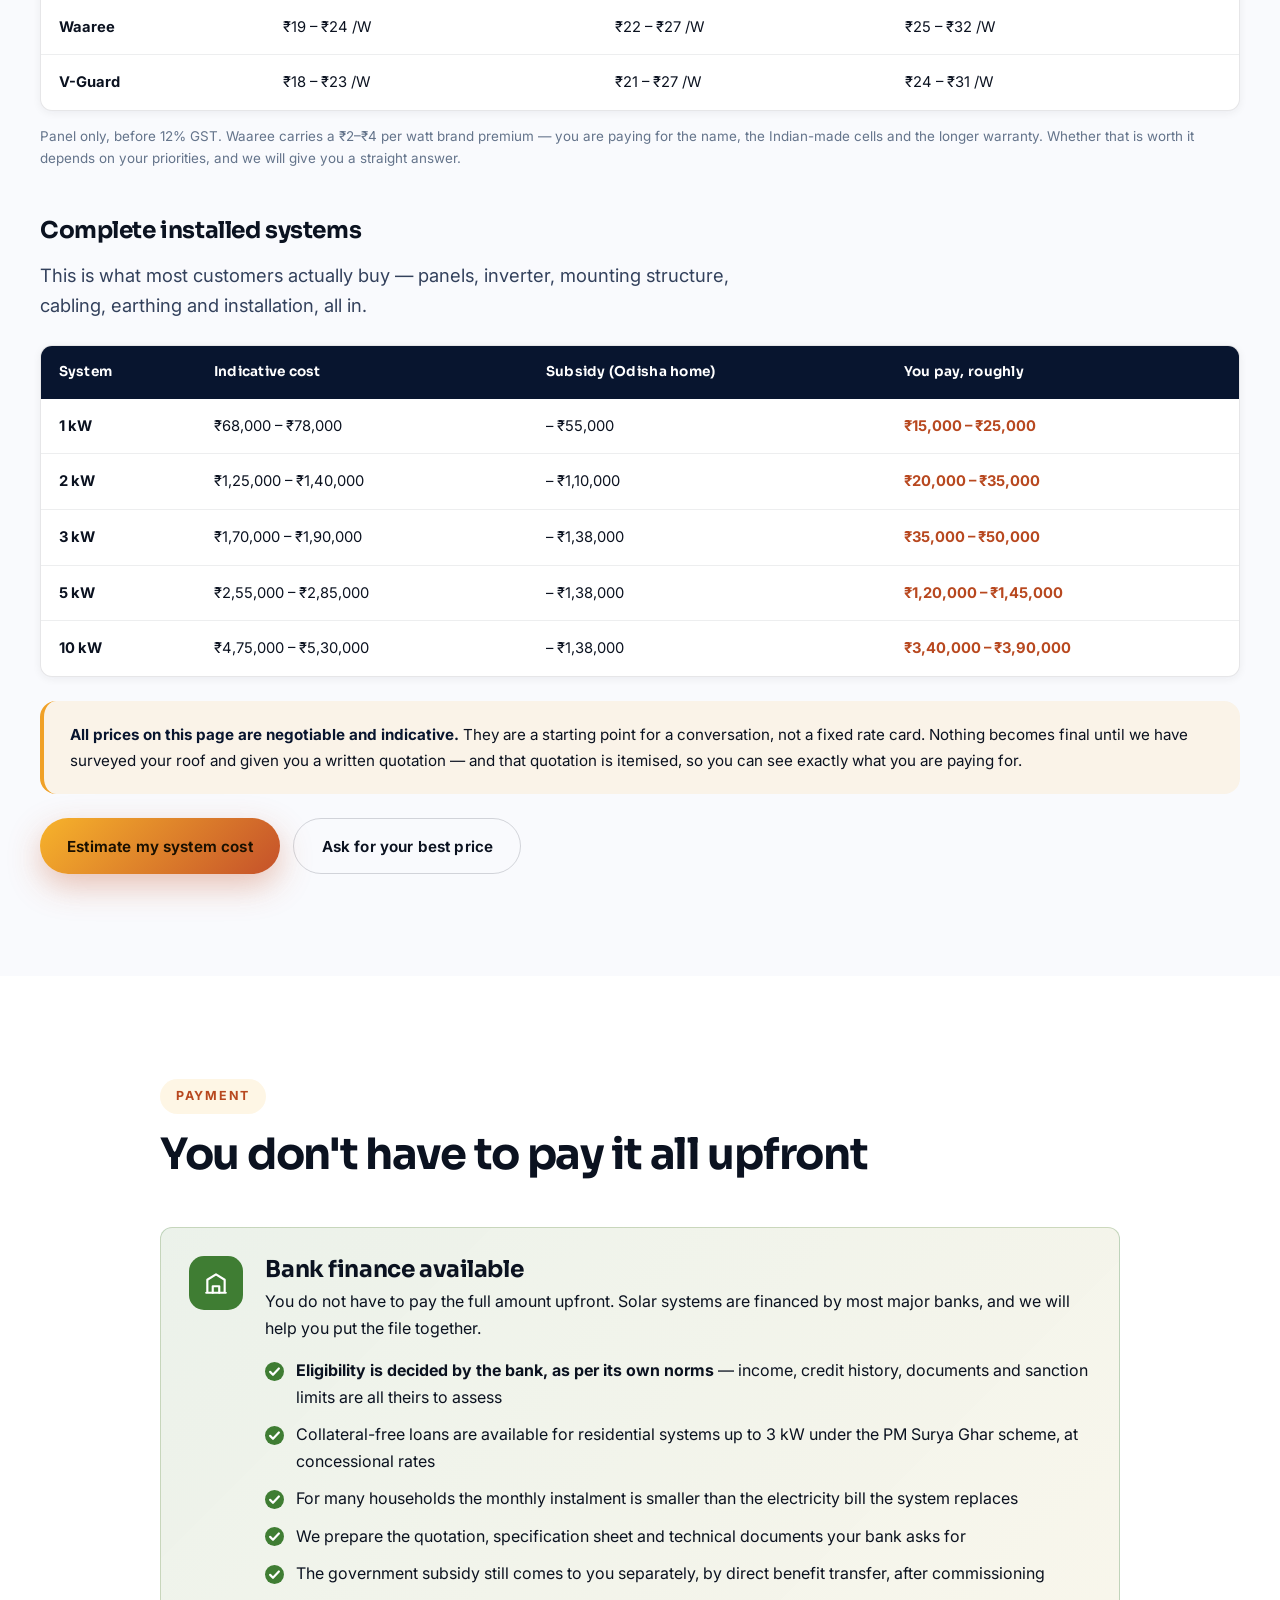
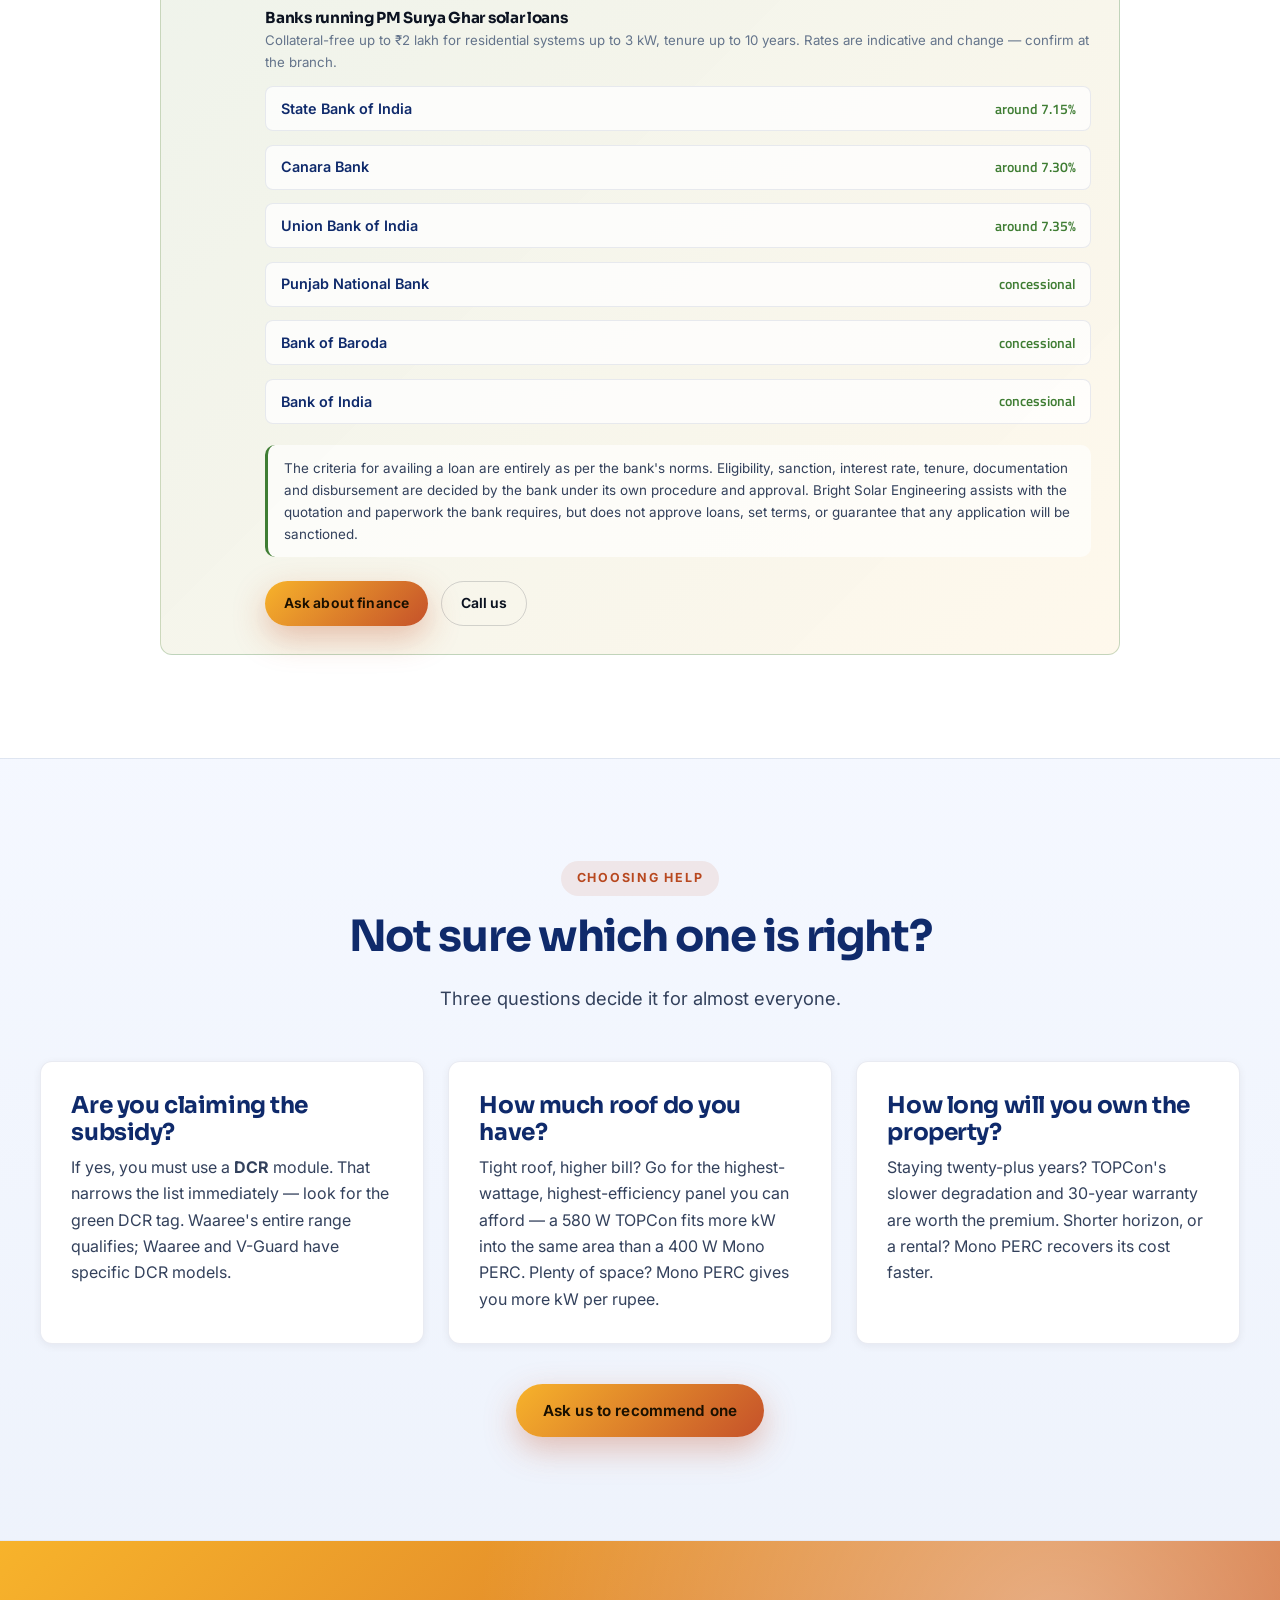
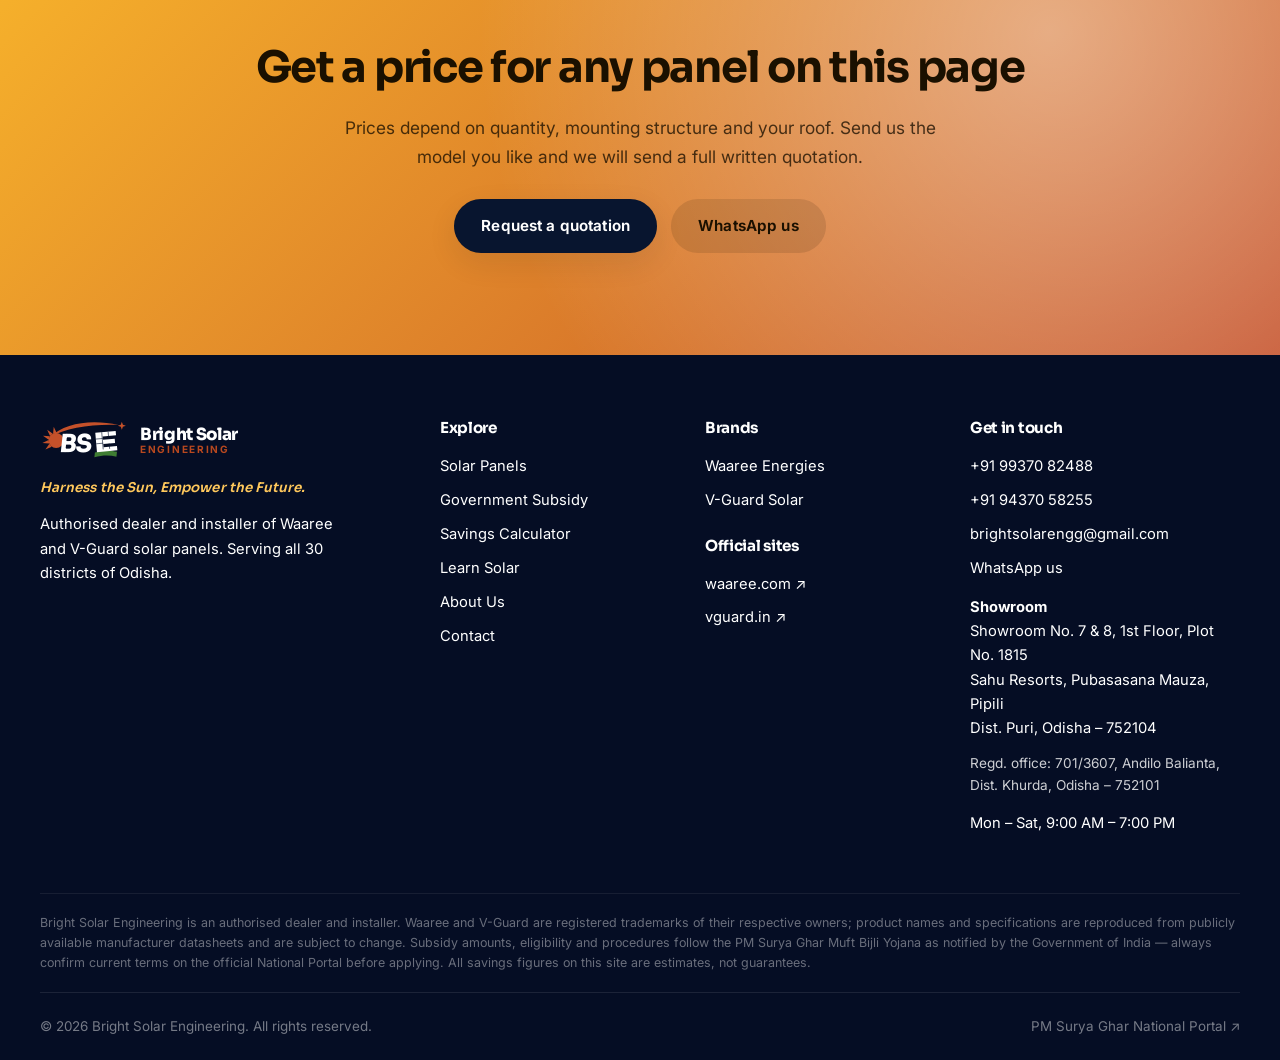
<file: products.html>
<!DOCTYPE html>
<html lang="en-IN">
<head>
<meta charset="UTF-8">
<meta name="viewport" content="width=device-width, initial-scale=1">
<title>Solar Panels — Waaree &amp; V-Guard | Bright Solar Engineering</title>
<meta name="description" content="Authorised dealer for Waaree and V-Guard solar panels. Filter by brand, wattage, cell technology and DCR subsidy eligibility. Full specifications, warranties and indicative prices.">
<!-- Share preview (WhatsApp, Facebook, LinkedIn). Add og:image once you
     have a 1200x630 photo — a good installation shot works best. -->
<meta property="og:type" content="website">
<meta property="og:site_name" content="Bright Solar Engineering">
<meta property="og:locale" content="en_IN">
<meta property="og:title" content="Solar Panels — Waaree &amp; V-Guard | Bright Solar Engineering">
<meta property="og:description" content="Authorised dealer for Waaree and V-Guard solar panels. Filter by brand, wattage, cell technology and DCR subsidy eligibility. Full specifications, warranties and indicative prices.">
<meta name="twitter:card" content="summary_large_image">
<meta name="theme-color" content="#08152f">
<link rel="icon" href="data:image/svg+xml,%3Csvg xmlns='http://www.w3.org/2000/svg' viewBox='0 0 32 32'%3E%3Crect width='32' height='32' rx='7' fill='%230f2a6b'/%3E%3Ccircle cx='16' cy='14' r='7' fill='%23c5512a'/%3E%3Cpath d='M7 26h18' stroke='%233f7d33' stroke-width='3.5' stroke-linecap='round'/%3E%3C/svg%3E">
<link rel="preconnect" href="https://fonts.googleapis.com">
<link rel="preconnect" href="https://fonts.gstatic.com" crossorigin>
<link href="https://fonts.googleapis.com/css2?family=Sora:wght@600;700;800&family=Inter:wght@400;500;600;700&family=Titillium+Web:wght@600;700&display=swap" rel="stylesheet">
<link rel="stylesheet" href="assets/css/style.css">
</head>
<body>

<header class="header">
  <div class="header__inner">
    <a class="logo" href="index.html" aria-label="Bright Solar Engineering home">
      <svg class="logo__mark" viewBox="0 0 162 78" aria-hidden="true">
        <g fill="#c5512a">
          <polygon points="30.98,26.03 25.48,14.39 24.31,27.21"/>
          <polygon points="23.86,27.42 13.28,20.08 18.67,31.77"/>
          <polygon points="18.39,32.17 5.56,31.11 16.07,38.54"/>
          <polygon points="16.03,39.02 4.40,44.51 17.21,45.69"/>
          <polygon points="17.42,46.14 10.08,56.72 21.77,51.33"/>
          <circle cx="30" cy="40" r="14"/>
          <path d="M18 34C46 6 98 0 146 11C98 9 48 16 18 34Z"/>
          <path d="M152 5l2 5.5 5.5 2-5.5 2-2 5.5-2-5.5-5.5-2 5.5-2z"/>
        </g>
        <path fill="#3f7d33" d="M102 62c14-4 30-4 41-1l-1 9c-12-3-26-3-41 1z"/>
        <g transform="rotate(-5 123 40)">
          <path class="ink" d="M104 24h38v8h-25v6h22v8h-22v6h25v8h-38z"/>
          <path class="ink-line" d="M116 24v32M128 24v8M128 46v10M104 35.6h13M104 44.4h13" stroke-width="1.3" fill="none" opacity=".85"/>
        </g>
        <text class="ink" x="36" y="61" font-family="Sora, 'Segoe UI', sans-serif" font-size="46" font-weight="800" letter-spacing="-1.5" transform="translate(5.5 0) skewX(-6)">BS</text>
      </svg>
      <span class="logo__text"><span class="logo__name">Bright Solar</span><span class="logo__tag">Engineering</span></span>
    </a>
    <nav class="nav" id="nav">
      <a href="index.html">Home</a>
      <a href="products.html">Solar Panels</a>
      <a href="subsidy.html">Government Subsidy</a>
      <a href="calculator.html">Savings Calculator</a>
      <a href="learn.html">Learn Solar</a>
      <a href="about.html">About</a>
      <a href="contact.html">Contact</a>
    </nav>
    <div class="header__cta">
      <a class="btn btn--primary btn--sm" href="contact.html#enquiry">Free Quote</a>
      <button class="burger" id="burger" aria-label="Menu" aria-expanded="false" aria-controls="nav"><span></span></button>
    </div>
  </div>
</header>

<!-- ============ PAGE HERO ============ -->
<section class="page-hero">
  <div class="page-hero__glow"></div>
  <div class="wrap">
    <div class="crumbs"><a href="index.html">Home</a> › Solar Panels</div>
    <span class="eyebrow">Product catalogue</span>
    <h1>Every panel we supply, with the specs that matter</h1>
    <p class="lede">We are an authorised dealer for both brands below, so everything here is genuine channel stock with verifiable serial numbers. Filter by brand, technology or where the panel is going — every listing shows the real efficiency, cell layout and warranty terms, and flags whether the module is DCR-listed, which decides your subsidy eligibility.</p>
  </div>
</section>

<!-- ============ BRAND SUMMARY ============ -->
<section class="section section--tint" style="padding-top:3rem; padding-bottom:3rem">
  <div class="wrap">
    <div class="grid g-3" data-stagger>
      <a class="card reveal" href="products.html?brand=waaree" style="display:block">
        <h3 style="margin-bottom:.35rem">Waaree Energies</h3>
        <p style="font-size:.9rem; color:var(--ink-500); margin-bottom:.8rem">India's largest module manufacturer · est. 1989</p>
        <p style="font-size:.92rem">Aditya Mono PERC for homes, Elite N-Type TOPCon and bifacial for large roofs. 400 W to 660 W.</p>
        <span class="btn btn--ghost btn--sm" style="margin-top:.5rem">Show Waaree only</span>
      </a>
      <a class="card reveal" data-delay="180" href="products.html?brand=vguard" style="display:block">
        <h3 style="margin-bottom:.35rem">V-Guard Solar</h3>
        <p style="font-size:.9rem; color:var(--ink-500); margin-bottom:.8rem">Home electricals since 1977</p>
        <p style="font-size:.92rem">Widest range by size — 50 W 12 V off-grid panels right up to 585 W TOPCon bifacial.</p>
        <span class="btn btn--ghost btn--sm" style="margin-top:.5rem">Show V-Guard only</span>
      </a>
    </div>
  </div>
</section>

<!-- ============ CATALOGUE ============ -->
<section class="section" style="padding-top:3rem">
  <div class="wrap">

    <div class="filters">
      <div class="filter-group">
        <label>Brand</label>
        <div class="chips">
          <button class="chip-btn is-on" data-group="brand" data-value="all">All brands</button>
          <button class="chip-btn" data-group="brand" data-value="waaree">Waaree</button>
          <button class="chip-btn" data-group="brand" data-value="vguard">V-Guard</button>
        </div>
      </div>

      <div class="filter-group">
        <label>Cell technology</label>
        <div class="chips">
          <button class="chip-btn is-on" data-group="tech" data-value="all">Any</button>
          <button class="chip-btn" data-group="tech" data-value="topcon">N-Type TOPCon</button>
          <button class="chip-btn" data-group="tech" data-value="monoperc">Mono PERC</button>
          <button class="chip-btn" data-group="tech" data-value="poly">Polycrystalline</button>
        </div>
      </div>

      <div class="filter-group">
        <label>Where it's going</label>
        <div class="chips">
          <button class="chip-btn is-on" data-group="segment" data-value="all">Anywhere</button>
          <button class="chip-btn" data-group="segment" data-value="home">Home rooftop</button>
          <button class="chip-btn" data-group="segment" data-value="commercial">Commercial</button>
          <button class="chip-btn" data-group="segment" data-value="offgrid">Off-grid / small</button>
        </div>
      </div>

      <div class="filter-group">
        <label for="sortBy">Sort by</label>
        <select id="sortBy" style="padding:.48rem .8rem; border:1.5px solid rgba(11,18,32,.13); border-radius:100px; font-size:.85rem; font-weight:600; background:#fff">
          <option value="watt-desc">Highest wattage</option>
          <option value="watt-asc">Lowest wattage</option>
          <option value="eff-desc">Highest efficiency</option>
          <option value="brand">Brand A–Z</option>
        </select>
      </div>

      <div class="filter-count" id="filterCount">30 panels</div>
    </div>

    <div class="callout callout--warn">
      <strong>About the prices shown:</strong>
      every panel below carries an indicative price band, and <b>every price is negotiable</b>.
      Quantity, the mounting structure, the inverter you choose and your roof all move the final number —
      so treat these as a starting point, not a fixed rate. <b>Bank finance is available</b> on complete systems.
      <a href="#pricing" style="color:var(--gold-600); font-weight:650">See pricing &amp; finance →</a>
    </div>

    <div class="callout callout--warn">
      <strong>Reading the tags:</strong>
      <span style="display:inline-block; margin-left:.4rem"><b>DCR</b> means the cells and module are both made in India — required if you want the PM Surya Ghar subsidy.
      <b>TOPCon</b> is newer N-type cell technology: higher efficiency, slower degradation, better output on hot days.
      <b>Bifacial</b> panels also generate from light reflected off the roof surface beneath them.</span>
    </div>

    <div class="product-grid" id="productGrid"></div>

    <p style="font-size:.82rem; color:var(--ink-500); margin-top:2.5rem; max-width:80ch">
      Specifications are compiled from the manufacturers' published product pages and datasheets and are correct to the best of our knowledge at the time of writing.
      Module ratings, efficiencies and warranty terms change between production series — we confirm the exact datasheet for your chosen model before quoting.
      Use the <b>Datasheet ↗</b> link on any card to open the manufacturer's official catalogue.
    </p>
  </div>
</section>

<!-- ============ PRICING & FINANCE ============ -->
<section class="section section--tint" id="pricing">
  <div class="wrap">
    <div class="section-head reveal">
      <span class="eyebrow">Pricing</span>
      <h2>What it costs — and why every price here is negotiable</h2>
      <p class="lede">Waaree and V-Guard do not publish panel prices; they sell through distributors, so their websites carry specifications only. The rates below are current market rates. Your actual price depends on quantity, and we will always talk about it.</p>
    </div>

    <h3 class="reveal" style="margin-bottom:1rem">Panel-only rates, per watt</h3>
    <div class="table-scroll reveal">
      <table>
        <thead>
          <tr><th>Brand</th><th>Polycrystalline</th><th>Mono PERC</th><th>N-Type TOPCon</th></tr>
        </thead>
        <tbody>
          <tr><td><b>Waaree</b></td><td>₹19 – ₹24 /W</td><td>₹22 – ₹27 /W</td><td>₹25 – ₹32 /W</td></tr>
          <tr><td><b>V-Guard</b></td><td>₹18 – ₹23 /W</td><td>₹21 – ₹27 /W</td><td>₹24 – ₹31 /W</td></tr>
        </tbody>
      </table>
    </div>
    <p class="reveal" style="font-size:.84rem; color:var(--ink-500); margin-top:.9rem">
      Panel only, before 12% GST. Waaree carries a ₹2–₹4 per watt brand premium — you are paying for the
      name, the Indian-made cells and the longer warranty. Whether that is worth it depends on your priorities, and
      we will give you a straight answer.
    </p>

    <h3 class="reveal" style="margin-top:3rem; margin-bottom:1rem">Complete installed systems</h3>
    <p class="lede reveal" style="margin-bottom:1.5rem">This is what most customers actually buy — panels, inverter, mounting structure, cabling, earthing and installation, all in.</p>
    <div class="table-scroll reveal">
      <table>
        <thead>
          <tr><th>System</th><th>Indicative cost</th><th>Subsidy (Odisha home)</th><th>You pay, roughly</th></tr>
        </thead>
        <tbody>
          <tr><td><b>1 kW</b></td><td>₹68,000 – ₹78,000</td><td>– ₹55,000</td><td><strong>₹15,000 – ₹25,000</strong></td></tr>
          <tr><td><b>2 kW</b></td><td>₹1,25,000 – ₹1,40,000</td><td>– ₹1,10,000</td><td><strong>₹20,000 – ₹35,000</strong></td></tr>
          <tr><td><b>3 kW</b></td><td>₹1,70,000 – ₹1,90,000</td><td>– ₹1,38,000</td><td><strong>₹35,000 – ₹50,000</strong></td></tr>
          <tr><td><b>5 kW</b></td><td>₹2,55,000 – ₹2,85,000</td><td>– ₹1,38,000</td><td><strong>₹1,20,000 – ₹1,45,000</strong></td></tr>
          <tr><td><b>10 kW</b></td><td>₹4,75,000 – ₹5,30,000</td><td>– ₹1,38,000</td><td><strong>₹3,40,000 – ₹3,90,000</strong></td></tr>
        </tbody>
      </table>
    </div>

    <div class="callout callout--warn reveal">
      <strong>All prices on this page are negotiable and indicative.</strong> They are a starting point for a
      conversation, not a fixed rate card. Nothing becomes final until we have surveyed your roof and given you a
      written quotation — and that quotation is itemised, so you can see exactly what you are paying for.
    </div>

    <div class="btn-row reveal" style="margin-top:1.5rem">
      <a class="btn btn--primary" href="calculator.html">Estimate my system cost</a>
      <a class="btn btn--ghost" data-link="whatsapp" href="#" data-wa-msg="Hello, I would like your best price on a solar system.">Ask for your best price</a>
    </div>
  </div>
</section>

<!-- ============ FINANCE ============ -->
<section class="section">
  <div class="wrap" style="max-width:960px">
    <div class="section-head reveal">
      <span class="eyebrow">Payment</span>
      <h2>You don't have to pay it all upfront</h2>
    </div>

    <div class="finance-box reveal">
      <div class="finance-box__ico">
        <svg viewBox="0 0 24 24" fill="none" stroke="currentColor" stroke-width="2" stroke-linecap="round" stroke-linejoin="round">
          <path d="M3 21h18M4 21V9l8-5 8 5v12"/><path d="M9 21v-6h6v6"/>
        </svg>
      </div>
      <div>
        <h3 data-site-finance="headline">Bank finance available</h3>
        <p data-site-finance="summary">You do not have to pay the full amount upfront. Solar systems are financed by most major banks, and we will help you put the file together.</p>

        <ul class="tick-list" style="margin-top:1rem">
          <li><b>Eligibility is decided by the bank, as per its own norms</b> — income, credit history, documents and sanction limits are all theirs to assess</li>
          <li>Collateral-free loans are available for residential systems up to 3 kW under the PM Surya Ghar scheme, at concessional rates</li>
          <li>For many households the monthly instalment is smaller than the electricity bill the system replaces</li>
          <li>We prepare the quotation, specification sheet and technical documents your bank asks for</li>
          <li>The government subsidy still comes to you separately, by direct benefit transfer, after commissioning</li>
        </ul>

        <div data-banks-block style="margin-top:1.4rem">
          <h4 style="font-size:.95rem; margin:0 0 .2rem">Banks running PM Surya Ghar solar loans</h4>
          <p style="font-size:.83rem; color:var(--ink-500); margin:0 0 .8rem" data-banks-note></p>
          <ul class="bank-list" id="bankList"></ul>
        </div>

        <div class="finance-box__proc" data-site-finance="procedureNote">
          All finance is arranged through the bank. Sanction, interest rate, tenure, documentation and disbursement
          follow the bank's own procedure and approval. Bright Solar Engineering assists with the paperwork and
          quotation the bank requires, but does not approve loans or decide terms.
        </div>

        <div class="btn-row" style="margin-top:1.5rem">
          <a class="btn btn--primary btn--sm" href="contact.html#enquiry">Ask about finance</a>
          <a class="btn btn--ghost btn--sm" data-link="call" href="#">Call us</a>
        </div>
      </div>
    </div>
  </div>
</section>

<!-- ============ CHOOSING GUIDE ============ -->
<section class="section section--night">
  <div class="wrap">
    <div class="section-head center reveal">
      <span class="eyebrow">Choosing help</span>
      <h2>Not sure which one is right?</h2>
      <p class="lede">Three questions decide it for almost everyone.</p>
    </div>

    <div class="grid g-3" data-stagger>
      <div class="card card--glass reveal">
        <h3>Are you claiming the subsidy?</h3>
        <p>If yes, you must use a <b>DCR</b> module. That narrows the list immediately — look for the green DCR tag. Waaree's entire range qualifies; Waaree and V-Guard have specific DCR models.</p>
      </div>
      <div class="card card--glass reveal" data-delay="90">
        <h3>How much roof do you have?</h3>
        <p>Tight roof, higher bill? Go for the highest-wattage, highest-efficiency panel you can afford — a 580 W TOPCon fits more kW into the same area than a 400 W Mono PERC. Plenty of space? Mono PERC gives you more kW per rupee.</p>
      </div>
      <div class="card card--glass reveal" data-delay="180">
        <h3>How long will you own the property?</h3>
        <p>Staying twenty-plus years? TOPCon's slower degradation and 30-year warranty are worth the premium. Shorter horizon, or a rental? Mono PERC recovers its cost faster.</p>
      </div>
    </div>

    <div class="center" style="margin-top:2.5rem">
      <a class="btn btn--primary" href="contact.html#enquiry">Ask us to recommend one</a>
    </div>
  </div>
</section>

<!-- ============ CTA ============ -->
<section class="section cta-band">
  <div class="wrap center">
    <h2 class="reveal">Get a price for any panel on this page</h2>
    <p class="reveal" style="max-width:56ch; margin-inline:auto">Prices depend on quantity, mounting structure and your roof. Send us the model you like and we will send a full written quotation.</p>
    <div class="btn-row reveal" style="margin-top:1.75rem">
      <a class="btn btn--dark" href="contact.html#enquiry">Request a quotation</a>
      <a class="btn btn--dark" data-link="whatsapp" href="#" style="background:rgba(26,16,0,.12); color:#1a1000; box-shadow:none">WhatsApp us</a>
    </div>
  </div>
</section>

<footer class="footer">
  <div class="wrap">
    <div class="footer__grid">
      <div>
        <div class="logo" style="margin-bottom:1rem">
          <svg class="logo__mark" viewBox="0 0 162 78" aria-hidden="true">
        <g fill="#c5512a">
          <polygon points="30.98,26.03 25.48,14.39 24.31,27.21"/>
          <polygon points="23.86,27.42 13.28,20.08 18.67,31.77"/>
          <polygon points="18.39,32.17 5.56,31.11 16.07,38.54"/>
          <polygon points="16.03,39.02 4.40,44.51 17.21,45.69"/>
          <polygon points="17.42,46.14 10.08,56.72 21.77,51.33"/>
          <circle cx="30" cy="40" r="14"/>
          <path d="M18 34C46 6 98 0 146 11C98 9 48 16 18 34Z"/>
          <path d="M152 5l2 5.5 5.5 2-5.5 2-2 5.5-2-5.5-5.5-2 5.5-2z"/>
        </g>
        <path fill="#3f7d33" d="M102 62c14-4 30-4 41-1l-1 9c-12-3-26-3-41 1z"/>
        <g transform="rotate(-5 123 40)">
          <path class="ink" d="M104 24h38v8h-25v6h22v8h-22v6h25v8h-38z"/>
          <path class="ink-line" d="M116 24v32M128 24v8M128 46v10M104 35.6h13M104 44.4h13" stroke-width="1.3" fill="none" opacity=".85"/>
        </g>
        <text class="ink" x="36" y="61" font-family="Sora, 'Segoe UI', sans-serif" font-size="46" font-weight="800" letter-spacing="-1.5" transform="translate(5.5 0) skewX(-6)">BS</text>
      </svg>
          <span class="logo__text"><span class="logo__name">Bright Solar</span><span class="logo__tag">Engineering</span></span>
        </div>
        <p class="tagline tagline--sm" data-site="tagline" style="margin:0 0 .8rem">Harness the Sun, Empower the Future.</p>
        <p style="max-width:34ch">Authorised dealer and installer of Waaree and V-Guard solar panels. Serving <span data-site="serviceArea">your area</span>.</p>
      </div>
      <div>
        <h4>Explore</h4>
        <ul>
          <li><a href="products.html">Solar Panels</a></li>
          <li><a href="subsidy.html">Government Subsidy</a></li>
          <li><a href="calculator.html">Savings Calculator</a></li>
          <li><a href="learn.html">Learn Solar</a></li>
          <li><a href="about.html">About Us</a></li>
          <li><a href="contact.html">Contact</a></li>
        </ul>
      </div>
      <div>
        <h4>Brands</h4>
        <ul>
          <li><a href="products.html?brand=waaree">Waaree Energies</a></li>
          <li><a href="products.html?brand=vguard">V-Guard Solar</a></li>
        </ul>
        <h4 style="margin-top:1.5rem">Official sites</h4>
        <ul>
          <li><a href="https://www.waaree.com/" target="_blank" rel="noopener">waaree.com ↗</a></li>
          <li><a href="https://www.vguard.in/" target="_blank" rel="noopener">vguard.in ↗</a></li>
        </ul>
      </div>
      <div>
        <h4>Get in touch</h4>
        <ul>
          <li><a data-link="call" href="#"><span data-site="phone">+91 00000 00000</span></a></li>
          <li><a data-link="call" href="#"><span data-site="phone2">&mdash;</span></a></li>
          <li><a data-link="email" href="#"><span data-site="email">info@example.com</span></a></li>
          <li><a data-link="whatsapp" href="#">WhatsApp us</a></li>
          <li style="margin-top:.9rem"><b style="color:#fff">Showroom</b><br><span data-site="addressLine1">Address line 1</span><br><span data-site="addressLine2">City</span><br><span data-site="addressState">State – PIN</span></li>
          <li style="margin-top:.7rem; font-size:.85rem; opacity:.8">Regd. office: <span data-site="regdLine1">—</span>, <span data-site="regdLine2">—</span></li>
          <li style="margin-top:.9rem"><span data-site="hours">Mon–Sat, 9 AM–7 PM</span></li>
        </ul>
      </div>
    </div>
    <div class="footer__disclaimer">
      Bright Solar Engineering is an authorised dealer and installer. Waaree and V-Guard are registered trademarks of their respective owners; product names and specifications are reproduced from publicly available manufacturer datasheets and are subject to change. Subsidy amounts, eligibility and procedures follow the PM Surya Ghar Muft Bijli Yojana as notified by the Government of India — always confirm current terms on the official National Portal before applying. All savings figures on this site are estimates, not guarantees.
    </div>
    <div class="footer__bottom">
      <span>© <span data-year>2026</span> Bright Solar Engineering. All rights reserved.</span>
      <span><a href="https://www.pmsuryaghar.gov.in/" target="_blank" rel="noopener">PM Surya Ghar National Portal ↗</a></span>
    </div>
  </div>
</footer>

<div class="fab">
  <a class="fab__wa" data-link="whatsapp" href="#" aria-label="Chat on WhatsApp">
    <svg viewBox="0 0 24 24" fill="currentColor"><path d="M12.04 2C6.58 2 2.13 6.45 2.13 11.91c0 1.75.46 3.45 1.32 4.95L2 22l5.25-1.38a9.87 9.87 0 004.79 1.22h.01c5.46 0 9.9-4.45 9.9-9.91C21.95 6.45 17.5 2 12.04 2zm5.8 14.13c-.24.68-1.42 1.31-1.95 1.36-.5.05-.98.24-3.3-.69-2.79-1.1-4.55-3.94-4.69-4.13-.13-.19-1.11-1.48-1.11-2.82s.7-2 .95-2.28c.24-.27.53-.34.71-.34.18 0 .35 0 .51.01.16.01.38-.06.6.46.24.55.8 1.9.87 2.04.07.14.12.3.02.49-.1.19-.15.3-.29.47-.14.16-.3.36-.43.49-.14.14-.29.29-.13.57.17.28.74 1.22 1.59 1.98 1.09.97 2.01 1.27 2.29 1.41.28.14.45.12.61-.07.17-.19.71-.83.9-1.11.19-.28.38-.24.63-.14.25.09 1.6.75 1.87.89.28.14.46.21.53.32.07.12.07.66-.17 1.34z"/></svg>
  </a>
  <a class="fab__call" data-link="call" href="#" aria-label="Call us">
    <svg viewBox="0 0 24 24" fill="none" stroke="currentColor" stroke-width="2.2" stroke-linecap="round" stroke-linejoin="round"><path d="M22 16.9v3a2 2 0 01-2.2 2 19.8 19.8 0 01-8.6-3.1 19.5 19.5 0 01-6-6A19.8 19.8 0 012.1 4.2 2 2 0 014.1 2h3a2 2 0 012 1.7c.1 1 .4 1.9.7 2.8a2 2 0 01-.5 2.1L8.1 9.9a16 16 0 006 6l1.3-1.2a2 2 0 012.1-.5c.9.3 1.8.6 2.8.7a2 2 0 011.7 2z"/></svg>
  </a>
</div>

<script src="assets/js/config.js"></script>
<script src="assets/js/data.js"></script>
<script src="assets/js/main.js"></script>
<script src="assets/js/products.js"></script>
</body>
</html>
</file>
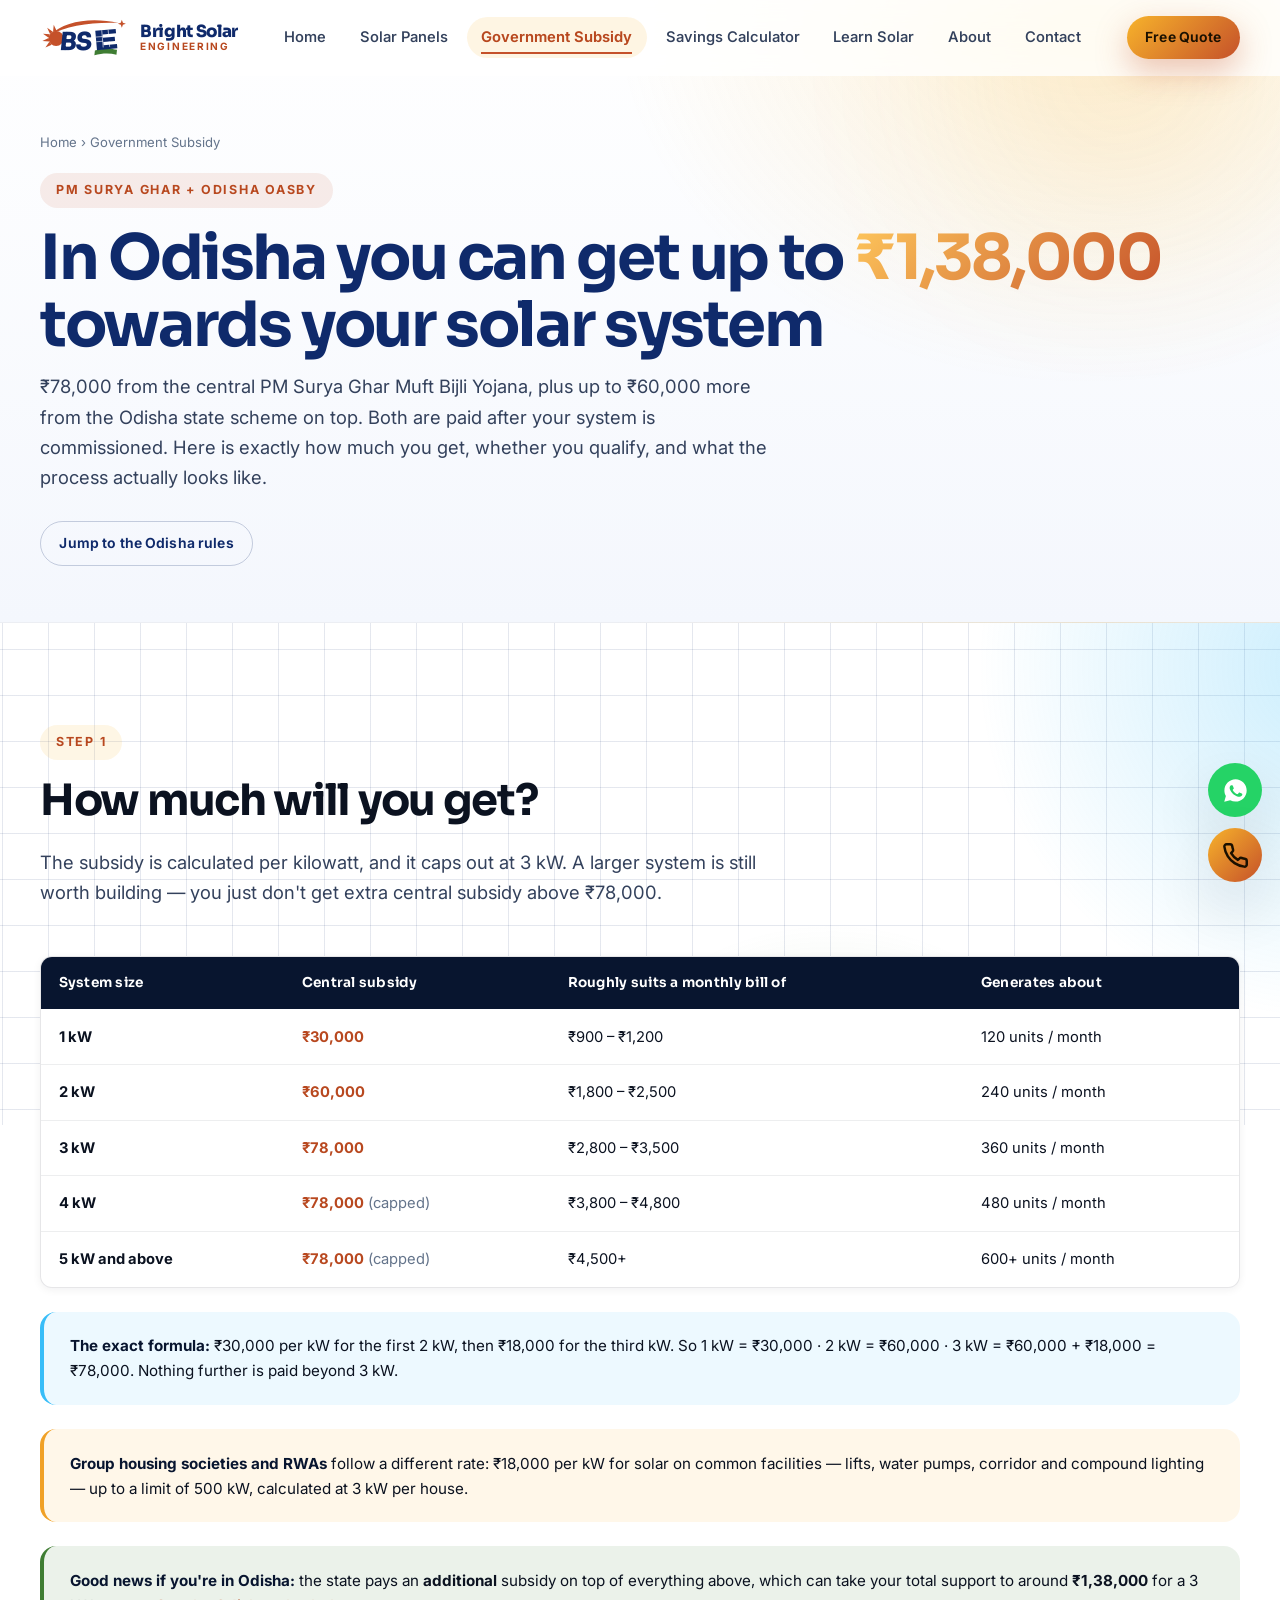
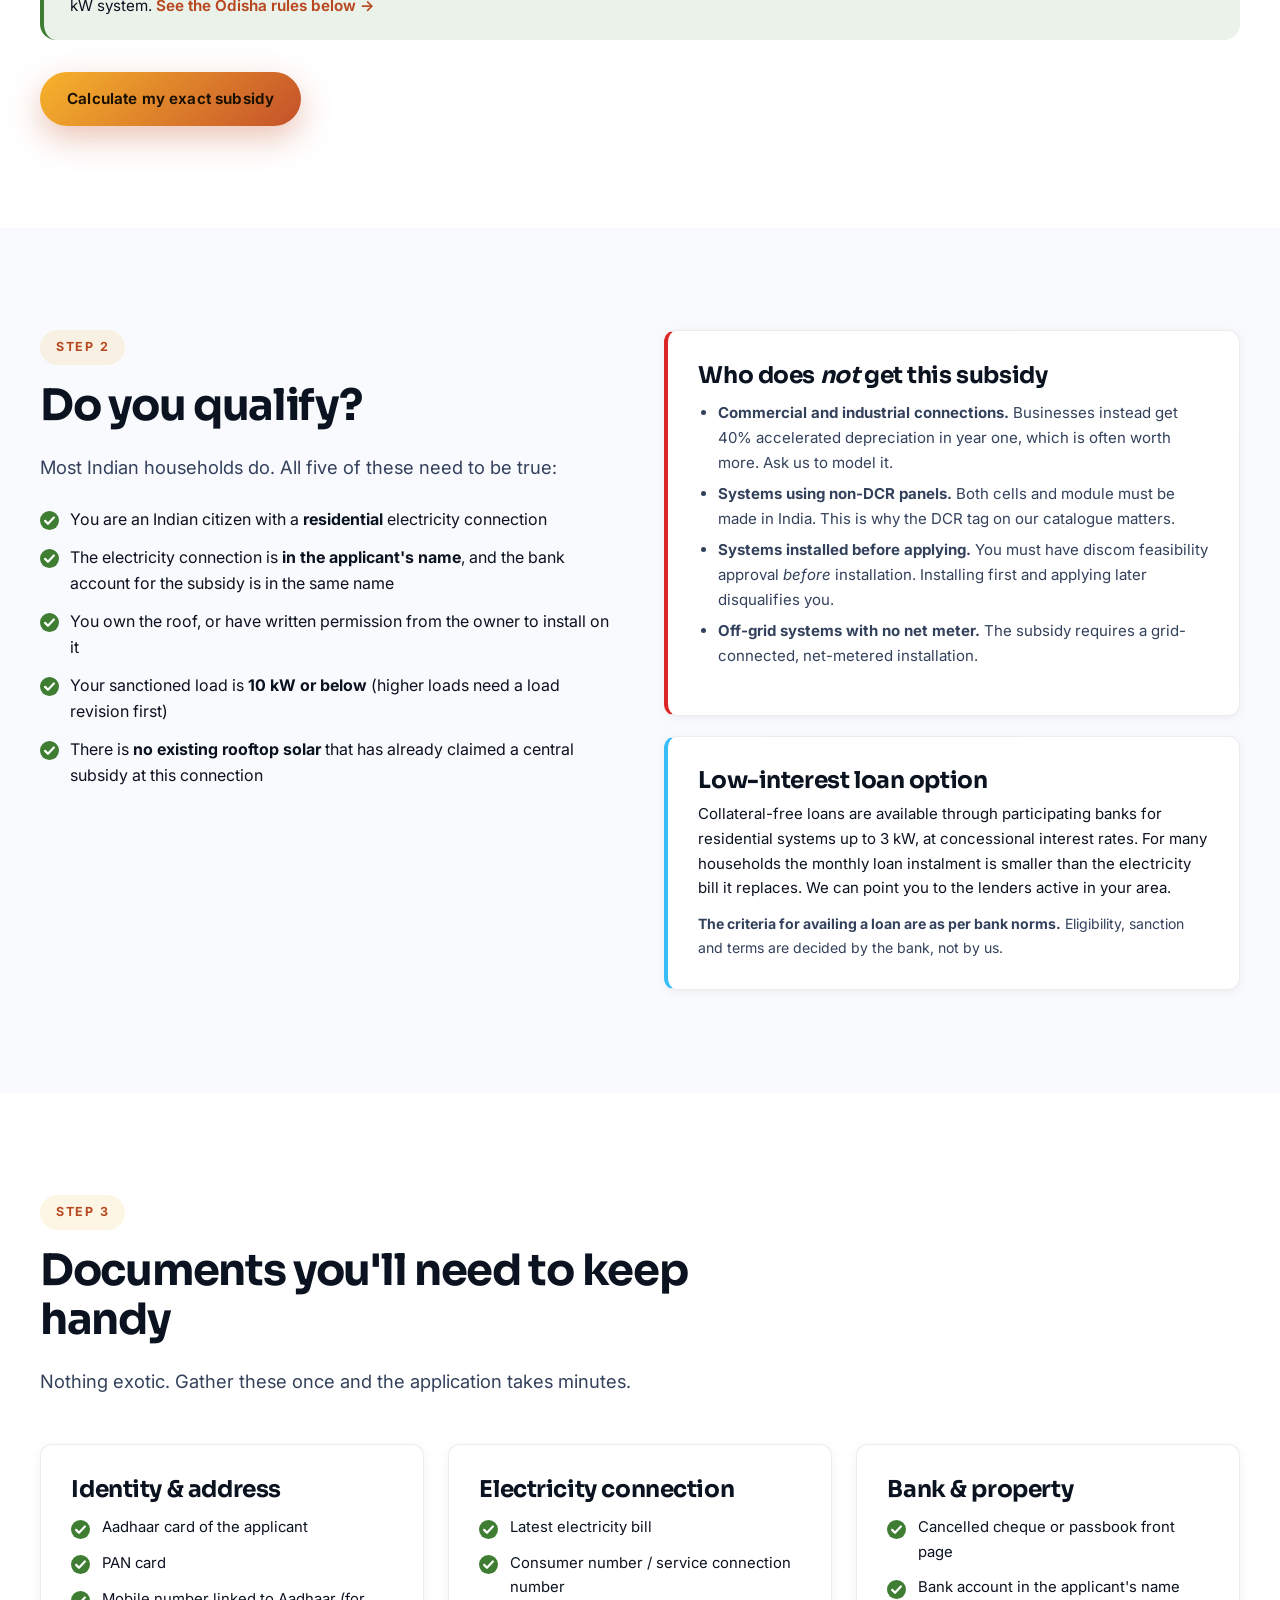
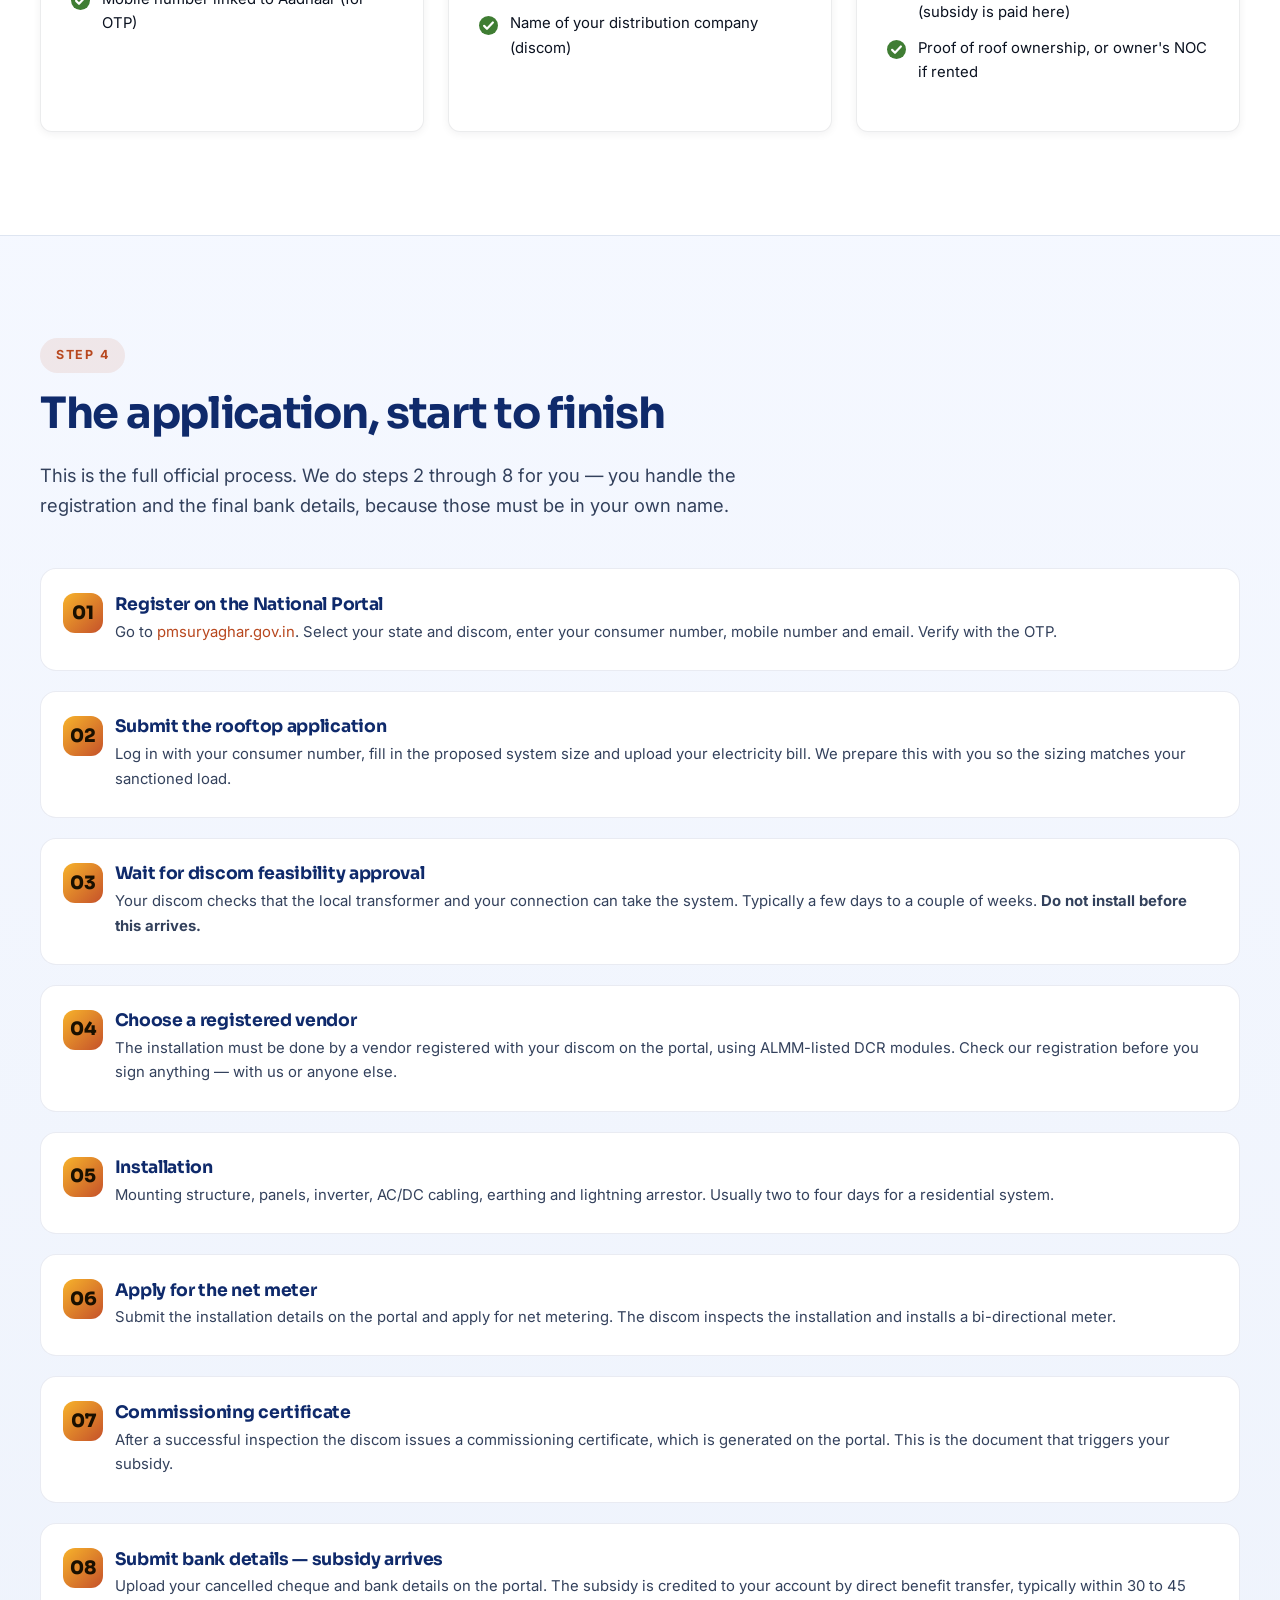
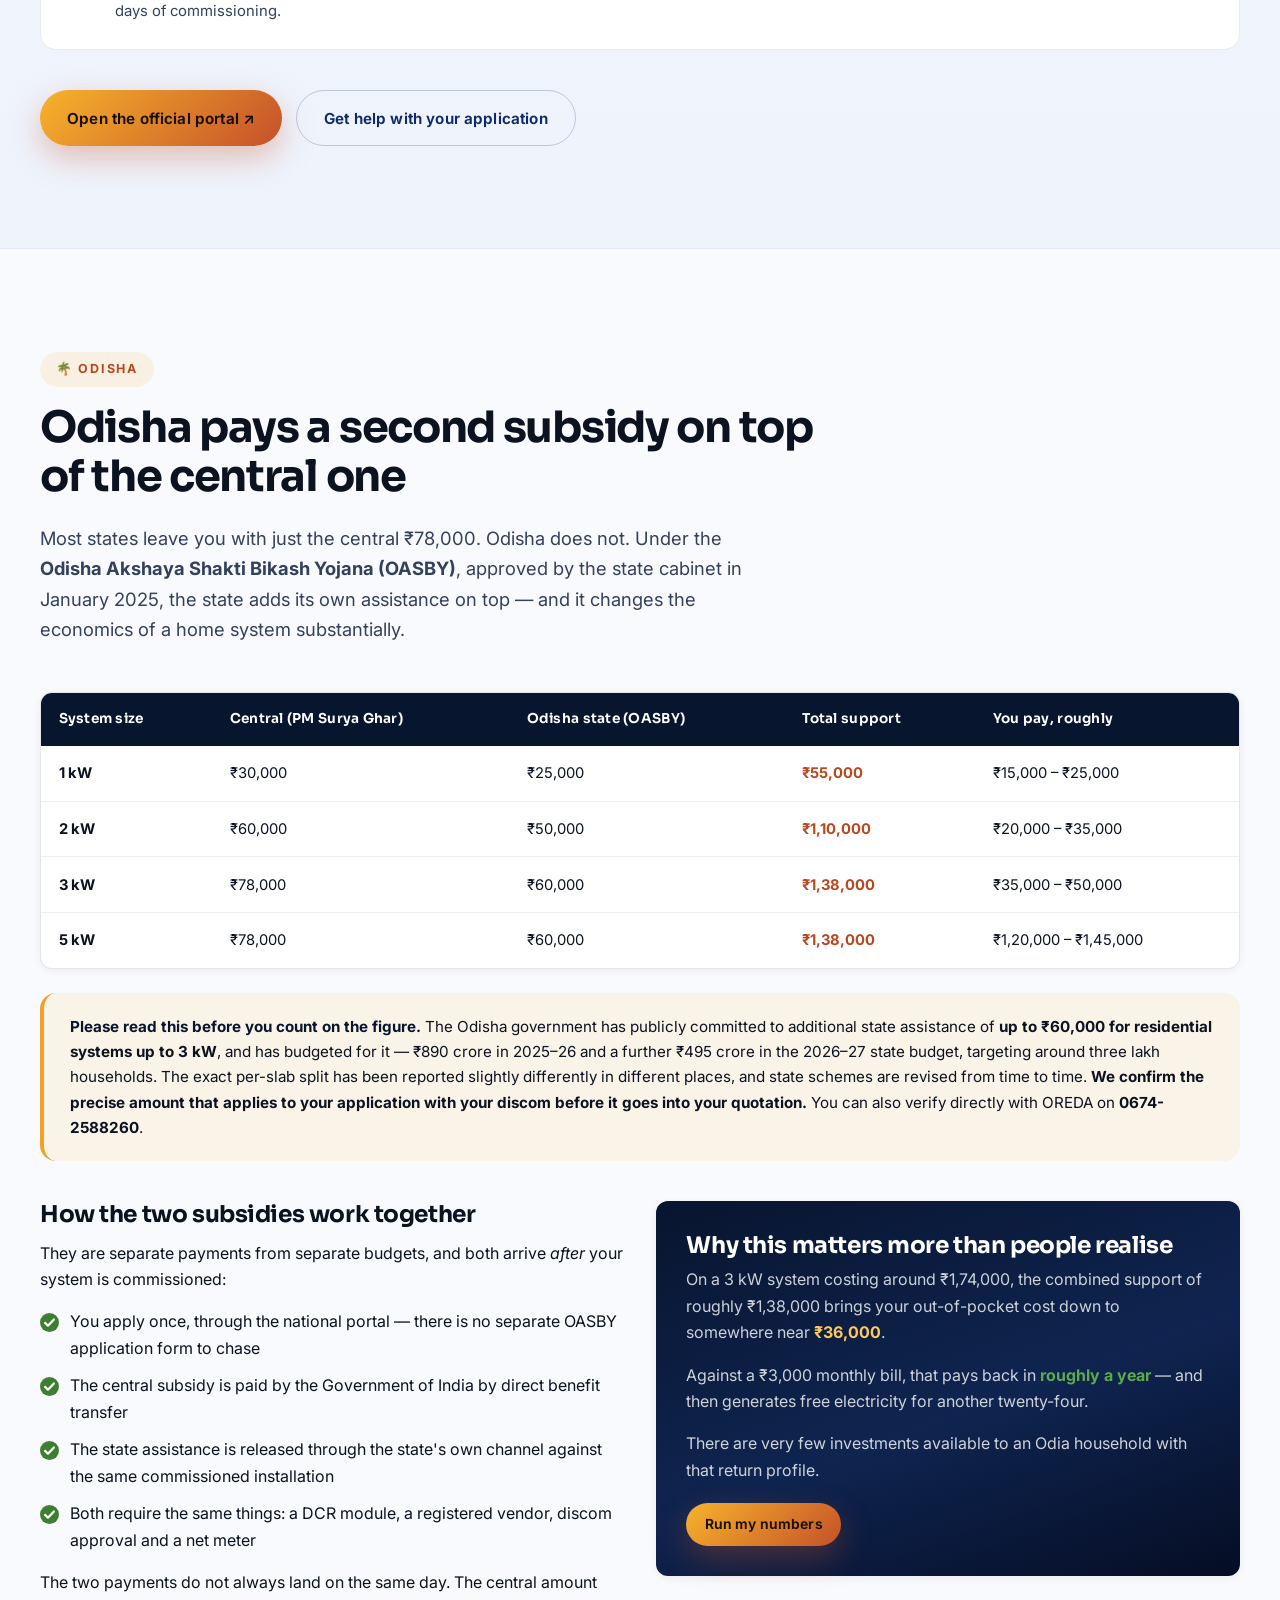
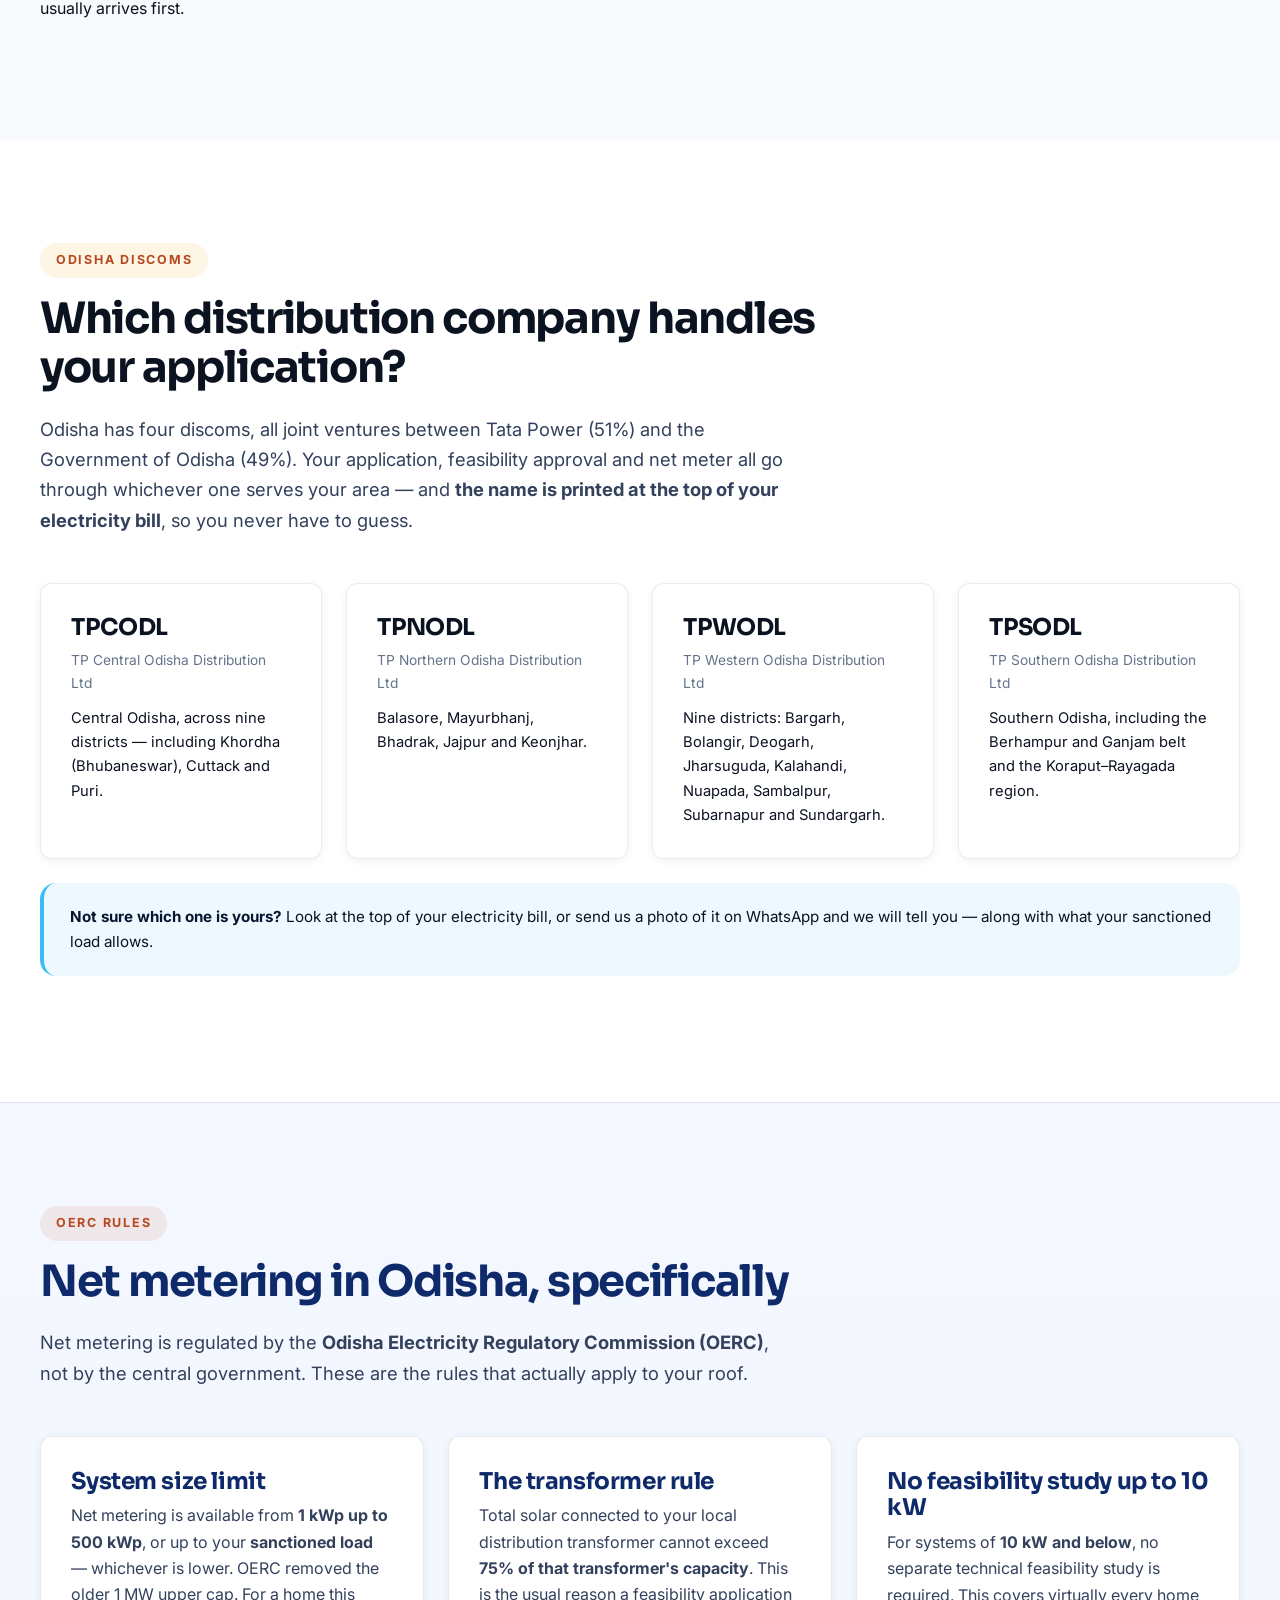
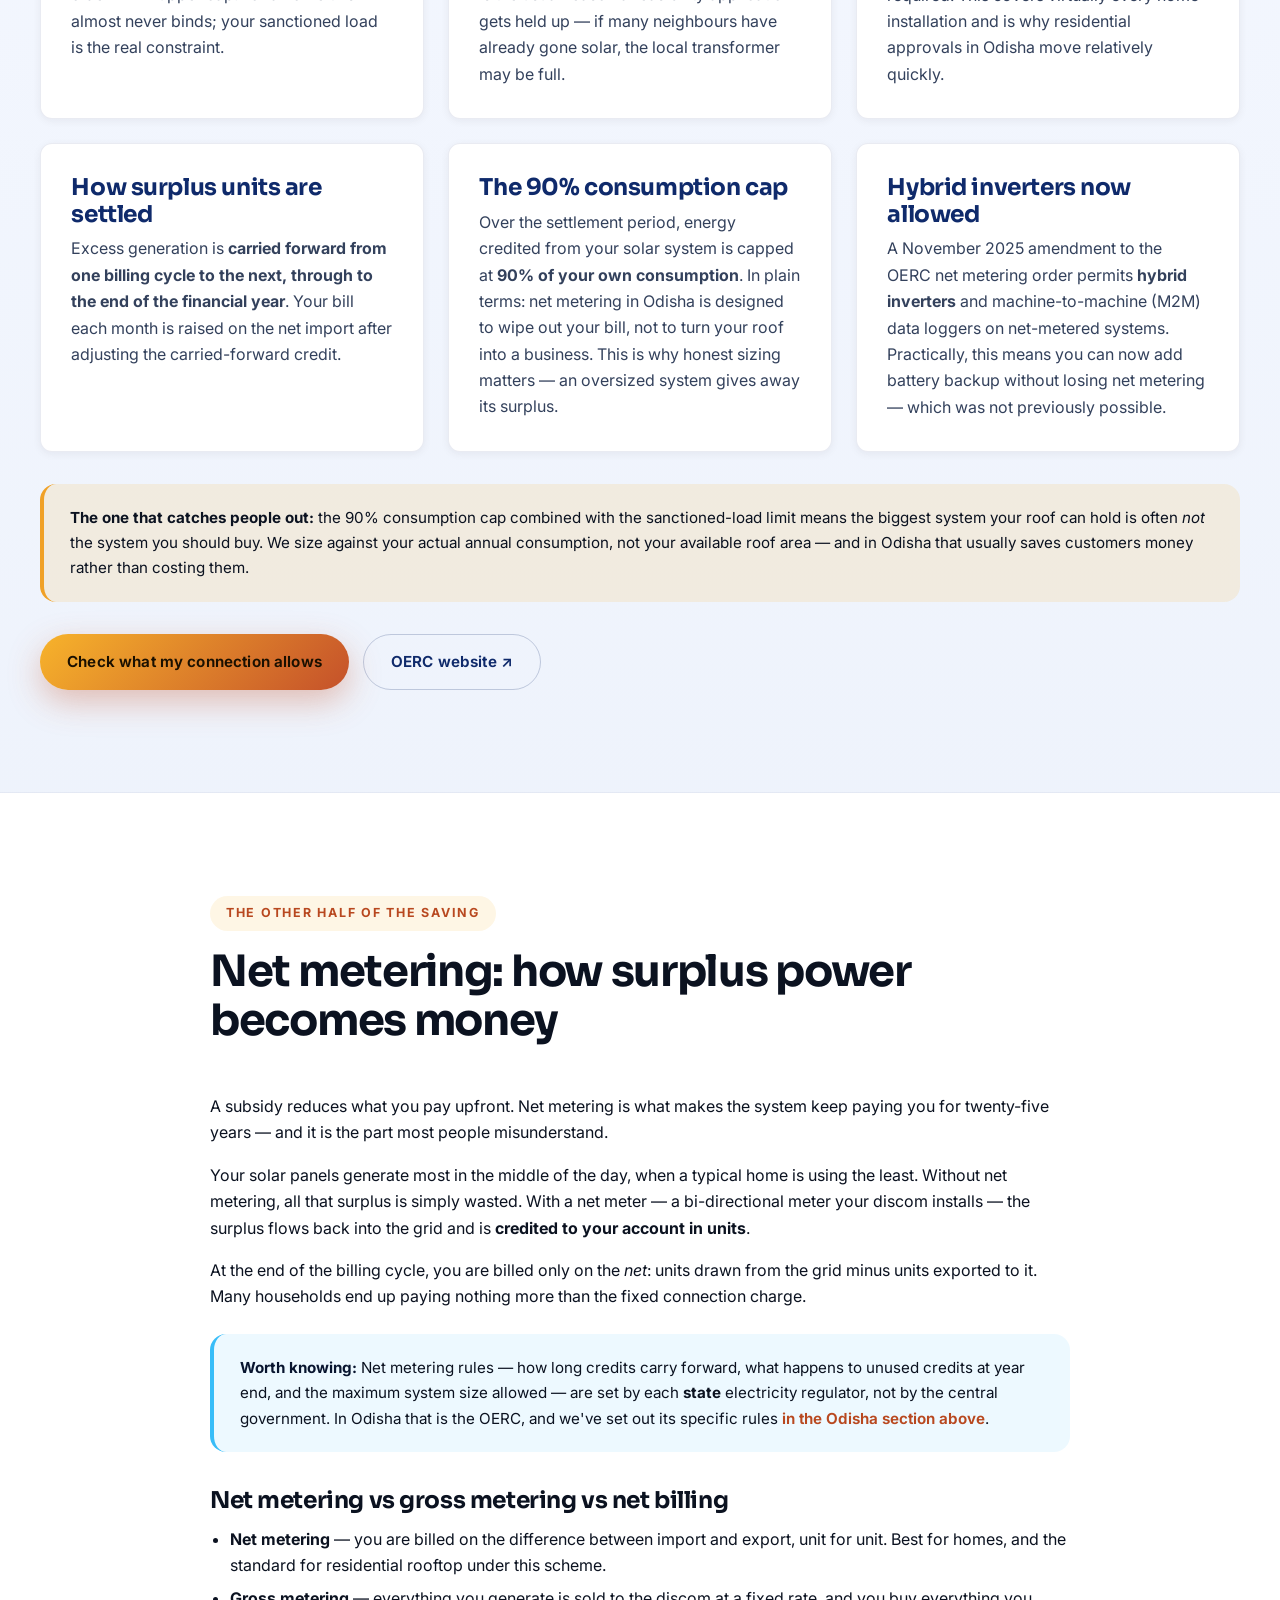
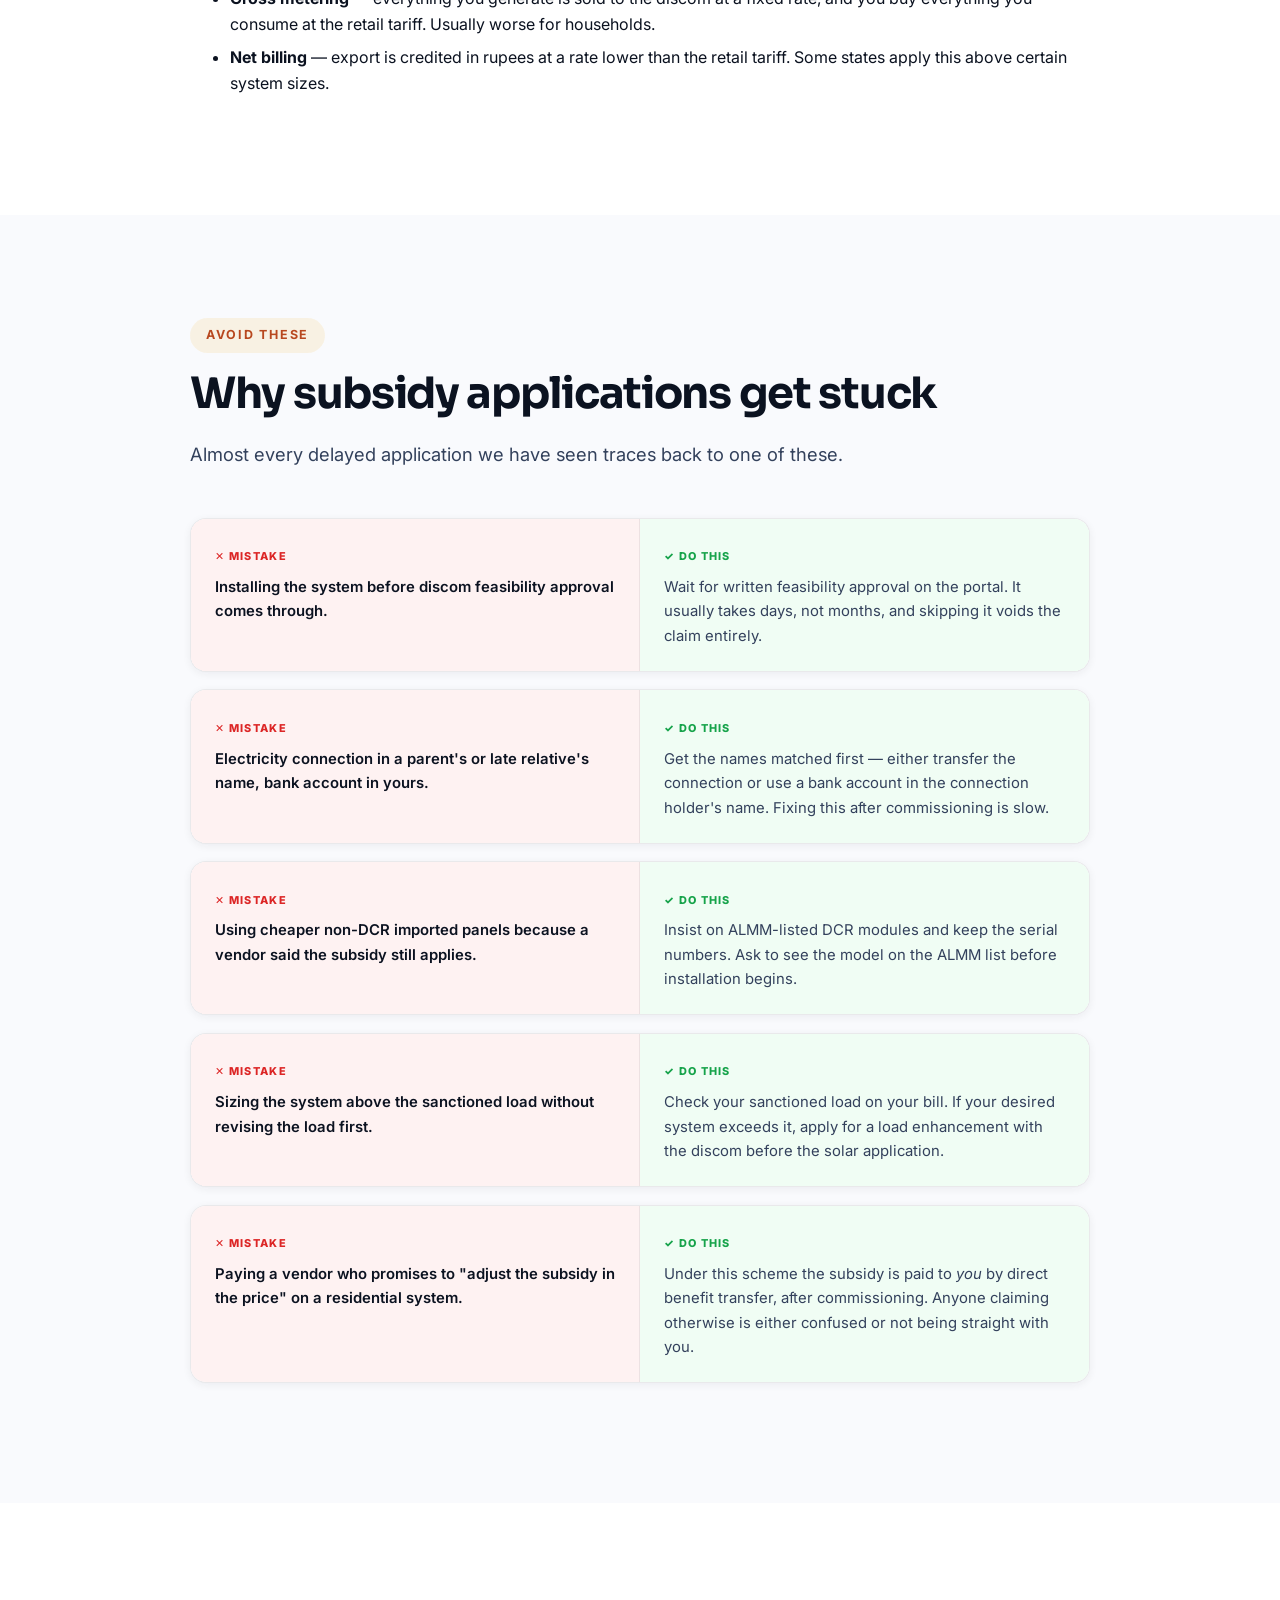
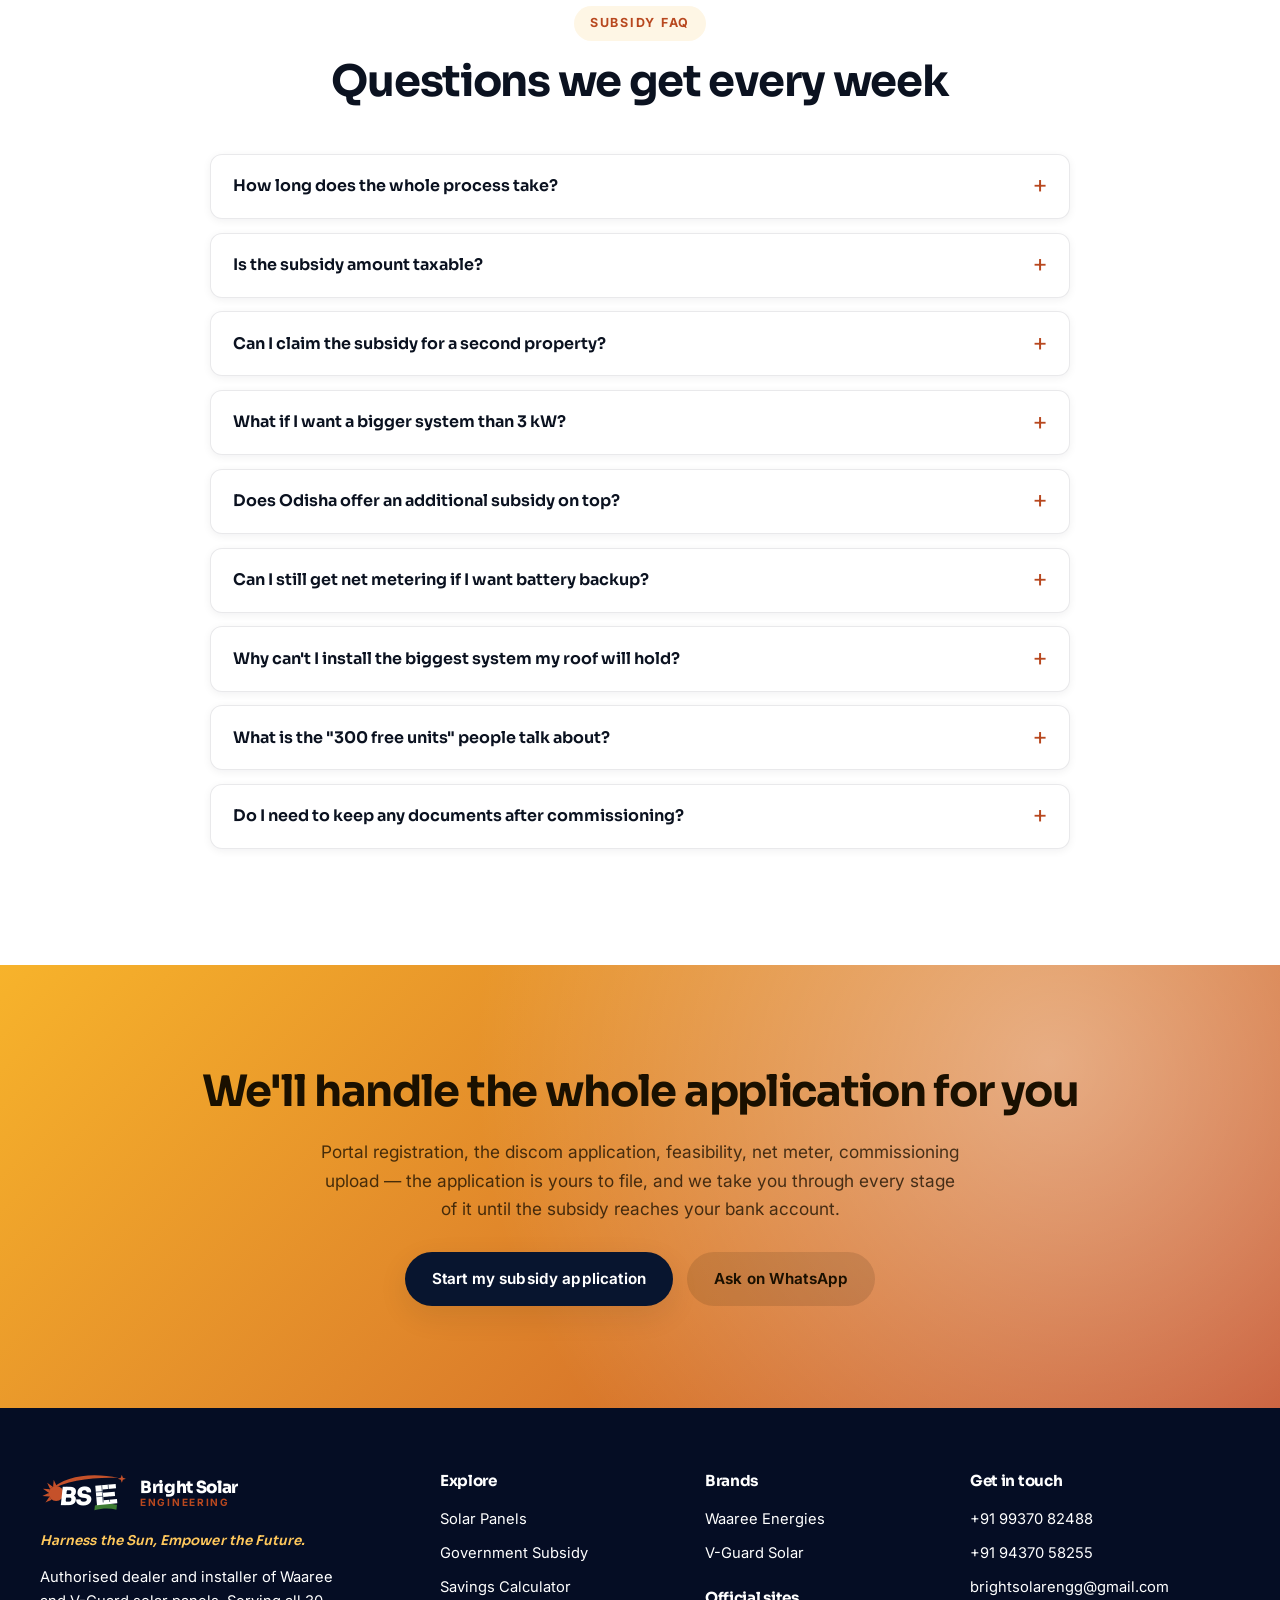
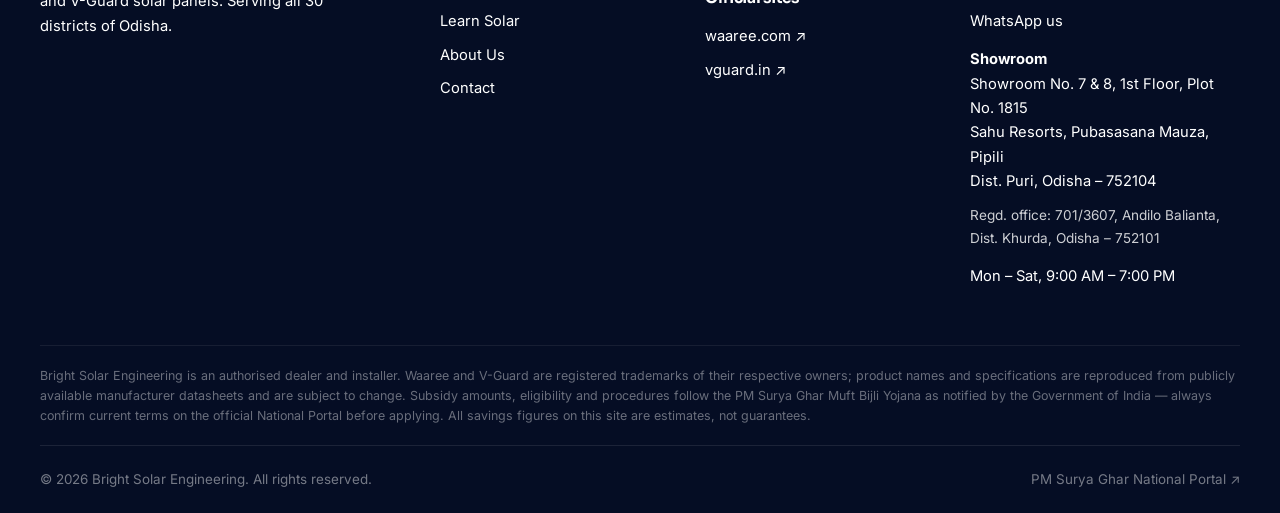
<file: subsidy.html>
<!DOCTYPE html>
<html lang="en-IN">
<head>
<meta charset="UTF-8">
<meta name="viewport" content="width=device-width, initial-scale=1">
<title>Odisha Solar Subsidy Guide — up to ₹1,38,000 | Bright Solar Engineering</title>
<meta name="description" content="Complete Odisha solar subsidy guide: PM Surya Ghar central subsidy up to ₹78,000 plus Odisha OASBY state assistance up to ₹60,000. Eligibility, documents, application steps, OERC net metering rules and the four Odisha discoms.">
<!-- Share preview (WhatsApp, Facebook, LinkedIn). Add og:image once you
     have a 1200x630 photo — a good installation shot works best. -->
<meta property="og:type" content="website">
<meta property="og:site_name" content="Bright Solar Engineering">
<meta property="og:locale" content="en_IN">
<meta property="og:title" content="Odisha Solar Subsidy Guide — up to ₹1,38,000 | Bright Solar Engineering">
<meta property="og:description" content="Complete Odisha solar subsidy guide: PM Surya Ghar central subsidy up to ₹78,000 plus Odisha OASBY state assistance up to ₹60,000. Eligibility, documents, application steps, OERC net metering rules and the four Odisha discoms.">
<meta name="twitter:card" content="summary_large_image">
<meta name="theme-color" content="#08152f">
<link rel="icon" href="data:image/svg+xml,%3Csvg xmlns='http://www.w3.org/2000/svg' viewBox='0 0 32 32'%3E%3Crect width='32' height='32' rx='7' fill='%230f2a6b'/%3E%3Ccircle cx='16' cy='14' r='7' fill='%23c5512a'/%3E%3Cpath d='M7 26h18' stroke='%233f7d33' stroke-width='3.5' stroke-linecap='round'/%3E%3C/svg%3E">
<link rel="preconnect" href="https://fonts.googleapis.com">
<link rel="preconnect" href="https://fonts.gstatic.com" crossorigin>
<link href="https://fonts.googleapis.com/css2?family=Sora:wght@600;700;800&family=Inter:wght@400;500;600;700&family=Titillium+Web:wght@600;700&display=swap" rel="stylesheet">
<link rel="stylesheet" href="assets/css/style.css">
</head>
<body>

<header class="header">
  <div class="header__inner">
    <a class="logo" href="index.html" aria-label="Bright Solar Engineering home">
      <svg class="logo__mark" viewBox="0 0 162 78" aria-hidden="true">
        <g fill="#c5512a">
          <polygon points="30.98,26.03 25.48,14.39 24.31,27.21"/>
          <polygon points="23.86,27.42 13.28,20.08 18.67,31.77"/>
          <polygon points="18.39,32.17 5.56,31.11 16.07,38.54"/>
          <polygon points="16.03,39.02 4.40,44.51 17.21,45.69"/>
          <polygon points="17.42,46.14 10.08,56.72 21.77,51.33"/>
          <circle cx="30" cy="40" r="14"/>
          <path d="M18 34C46 6 98 0 146 11C98 9 48 16 18 34Z"/>
          <path d="M152 5l2 5.5 5.5 2-5.5 2-2 5.5-2-5.5-5.5-2 5.5-2z"/>
        </g>
        <path fill="#3f7d33" d="M102 62c14-4 30-4 41-1l-1 9c-12-3-26-3-41 1z"/>
        <g transform="rotate(-5 123 40)">
          <path class="ink" d="M104 24h38v8h-25v6h22v8h-22v6h25v8h-38z"/>
          <path class="ink-line" d="M116 24v32M128 24v8M128 46v10M104 35.6h13M104 44.4h13" stroke-width="1.3" fill="none" opacity=".85"/>
        </g>
        <text class="ink" x="36" y="61" font-family="Sora, 'Segoe UI', sans-serif" font-size="46" font-weight="800" letter-spacing="-1.5" transform="translate(5.5 0) skewX(-6)">BS</text>
      </svg>
      <span class="logo__text"><span class="logo__name">Bright Solar</span><span class="logo__tag">Engineering</span></span>
    </a>
    <nav class="nav" id="nav">
      <a href="index.html">Home</a>
      <a href="products.html">Solar Panels</a>
      <a href="subsidy.html">Government Subsidy</a>
      <a href="calculator.html">Savings Calculator</a>
      <a href="learn.html">Learn Solar</a>
      <a href="about.html">About</a>
      <a href="contact.html">Contact</a>
    </nav>
    <div class="header__cta">
      <a class="btn btn--primary btn--sm" href="contact.html#enquiry">Free Quote</a>
      <button class="burger" id="burger" aria-label="Menu" aria-expanded="false" aria-controls="nav"><span></span></button>
    </div>
  </div>
</header>

<section class="page-hero">
  <div class="page-hero__glow"></div>
  <div class="wrap">
    <div class="crumbs"><a href="index.html">Home</a> › Government Subsidy</div>
    <span class="eyebrow">PM Surya Ghar + Odisha OASBY</span>
    <h1>In Odisha you can get up to <span style="background:linear-gradient(135deg,#ffc85c,#c5512a); -webkit-background-clip:text; background-clip:text; -webkit-text-fill-color:transparent">₹1,38,000</span> towards your solar system</h1>
    <p class="lede">₹78,000 from the central PM Surya Ghar Muft Bijli Yojana, plus up to ₹60,000 more from the Odisha state scheme on top. Both are paid after your system is commissioned. Here is exactly how much you get, whether you qualify, and what the process actually looks like.</p>

    <div class="btn-row" style="margin-top:1.75rem">
      <a class="btn btn--ghost btn--sm" href="#odisha">Jump to the Odisha rules</a>
    </div>
  </div>
</section>

<!-- ============ HOW MUCH ============ -->
<section class="section">
  <div class="wrap">
    <div class="section-head reveal">
      <span class="eyebrow">Step 1</span>
      <h2>How much will you get?</h2>
      <p class="lede">The subsidy is calculated per kilowatt, and it caps out at 3 kW. A larger system is still worth building — you just don't get extra central subsidy above ₹78,000.</p>
    </div>

    <div class="table-scroll reveal">
      <table>
        <thead>
          <tr>
            <th>System size</th>
            <th>Central subsidy</th>
            <th>Roughly suits a monthly bill of</th>
            <th>Generates about</th>
          </tr>
        </thead>
        <tbody>
          <tr><td><b>1 kW</b></td><td><strong>₹30,000</strong></td><td>₹900 – ₹1,200</td><td>120 units / month</td></tr>
          <tr><td><b>2 kW</b></td><td><strong>₹60,000</strong></td><td>₹1,800 – ₹2,500</td><td>240 units / month</td></tr>
          <tr><td><b>3 kW</b></td><td><strong>₹78,000</strong></td><td>₹2,800 – ₹3,500</td><td>360 units / month</td></tr>
          <tr><td><b>4 kW</b></td><td><strong>₹78,000</strong> <span style="color:var(--ink-500); font-weight:400">(capped)</span></td><td>₹3,800 – ₹4,800</td><td>480 units / month</td></tr>
          <tr><td><b>5 kW and above</b></td><td><strong>₹78,000</strong> <span style="color:var(--ink-500); font-weight:400">(capped)</span></td><td>₹4,500+</td><td>600+ units / month</td></tr>
        </tbody>
      </table>
    </div>

    <div class="callout reveal">
      <strong>The exact formula:</strong> ₹30,000 per kW for the first 2 kW, then ₹18,000 for the third kW.
      So 1 kW = ₹30,000 · 2 kW = ₹60,000 · 3 kW = ₹60,000 + ₹18,000 = ₹78,000. Nothing further is paid beyond 3 kW.
    </div>

    <div class="callout callout--warn reveal">
      <strong>Group housing societies and RWAs</strong> follow a different rate: ₹18,000 per kW for solar on common facilities — lifts, water pumps, corridor and compound lighting — up to a limit of 500 kW, calculated at 3 kW per house.
    </div>

    <div class="callout reveal" style="border-left-color:var(--brand-green); background:rgba(63,125,51,.1)">
      <strong>Good news if you're in Odisha:</strong> the state pays an <b>additional</b> subsidy on top of everything above,
      which can take your total support to around <b>₹1,38,000</b> for a 3 kW system.
      <a href="#odisha" style="color:var(--gold-600); font-weight:650">See the Odisha rules below →</a>
    </div>

    <div class="btn-row reveal" style="margin-top:2rem">
      <a class="btn btn--primary" href="calculator.html">Calculate my exact subsidy</a>
    </div>
  </div>
</section>

<!-- ============ ELIGIBILITY ============ -->
<section class="section section--tint">
  <div class="wrap">
    <div class="grid g-2" style="gap:3rem; align-items:start">
      <div class="reveal">
        <span class="eyebrow">Step 2</span>
        <h2>Do you qualify?</h2>
        <p class="lede">Most Indian households do. All five of these need to be true:</p>
        <ul class="tick-list" style="margin-top:1.5rem">
          <li>You are an Indian citizen with a <b>residential</b> electricity connection</li>
          <li>The electricity connection is <b>in the applicant's name</b>, and the bank account for the subsidy is in the same name</li>
          <li>You own the roof, or have written permission from the owner to install on it</li>
          <li>Your sanctioned load is <b>10 kW or below</b> (higher loads need a load revision first)</li>
          <li>There is <b>no existing rooftop solar</b> that has already claimed a central subsidy at this connection</li>
        </ul>
      </div>

      <div class="reveal" data-delay="120">
        <div class="card" style="border-left:4px solid #dc2626">
          <h3>Who does <em>not</em> get this subsidy</h3>
          <ul style="margin-top:.8rem; color:var(--ink-700); font-size:.94rem">
            <li><b>Commercial and industrial connections.</b> Businesses instead get 40% accelerated depreciation in year one, which is often worth more. Ask us to model it.</li>
            <li><b>Systems using non-DCR panels.</b> Both cells and module must be made in India. This is why the DCR tag on our catalogue matters.</li>
            <li><b>Systems installed before applying.</b> You must have discom feasibility approval <em>before</em> installation. Installing first and applying later disqualifies you.</li>
            <li><b>Off-grid systems with no net meter.</b> The subsidy requires a grid-connected, net-metered installation.</li>
          </ul>
        </div>
        <div class="card" style="margin-top:1.25rem; border-left:4px solid var(--sky-400)">
          <h3>Low-interest loan option</h3>
          <p style="font-size:.94rem; margin:0 0 .7rem">Collateral-free loans are available through participating banks for residential systems up to 3 kW, at concessional interest rates. For many households the monthly loan instalment is smaller than the electricity bill it replaces. We can point you to the lenders active in your area.</p>
          <p style="font-size:.88rem; margin:0; color:var(--ink-700)"><b>The criteria for availing a loan are as per bank norms.</b> Eligibility, sanction and terms are decided by the bank, not by us.</p>
        </div>
      </div>
    </div>
  </div>
</section>

<!-- ============ DOCUMENTS ============ -->
<section class="section">
  <div class="wrap">
    <div class="section-head reveal">
      <span class="eyebrow">Step 3</span>
      <h2>Documents you'll need to keep handy</h2>
      <p class="lede">Nothing exotic. Gather these once and the application takes minutes.</p>
    </div>

    <div class="grid g-3" data-stagger>
      <div class="card reveal">
        <h3>Identity &amp; address</h3>
        <ul class="tick-list" style="margin-top:.8rem; font-size:.93rem">
          <li>Aadhaar card of the applicant</li>
          <li>PAN card</li>
          <li>Mobile number linked to Aadhaar (for OTP)</li>
        </ul>
      </div>
      <div class="card reveal" data-delay="90">
        <h3>Electricity connection</h3>
        <ul class="tick-list" style="margin-top:.8rem; font-size:.93rem">
          <li>Latest electricity bill</li>
          <li>Consumer number / service connection number</li>
          <li>Name of your distribution company (discom)</li>
        </ul>
      </div>
      <div class="card reveal" data-delay="180">
        <h3>Bank &amp; property</h3>
        <ul class="tick-list" style="margin-top:.8rem; font-size:.93rem">
          <li>Cancelled cheque or passbook front page</li>
          <li>Bank account in the applicant's name (subsidy is paid here)</li>
          <li>Proof of roof ownership, or owner's NOC if rented</li>
        </ul>
      </div>
    </div>
  </div>
</section>

<!-- ============ PROCESS ============ -->
<section class="section section--night">
  <div class="wrap">
    <div class="section-head reveal">
      <span class="eyebrow">Step 4</span>
      <h2>The application, start to finish</h2>
      <p class="lede">This is the full official process. We do steps 2 through 8 for you — you handle the registration and the final bank details, because those must be in your own name.</p>
    </div>

    <div class="steps" data-stagger>
      <div class="step reveal" style="background:rgba(255,255,255,.05); border-color:rgba(255,255,255,.13); color:#fff">
        <h3 style="color:#fff">Register on the National Portal</h3>
        <p style="color:rgba(255,255,255,.72)">Go to <a href="https://www.pmsuryaghar.gov.in/" target="_blank" rel="noopener" style="color:var(--gold-400)">pmsuryaghar.gov.in</a>. Select your state and discom, enter your consumer number, mobile number and email. Verify with the OTP.</p>
      </div>
      <div class="step reveal" data-delay="50" style="background:rgba(255,255,255,.05); border-color:rgba(255,255,255,.13); color:#fff">
        <h3 style="color:#fff">Submit the rooftop application</h3>
        <p style="color:rgba(255,255,255,.72)">Log in with your consumer number, fill in the proposed system size and upload your electricity bill. We prepare this with you so the sizing matches your sanctioned load.</p>
      </div>
      <div class="step reveal" data-delay="100" style="background:rgba(255,255,255,.05); border-color:rgba(255,255,255,.13); color:#fff">
        <h3 style="color:#fff">Wait for discom feasibility approval</h3>
        <p style="color:rgba(255,255,255,.72)">Your discom checks that the local transformer and your connection can take the system. Typically a few days to a couple of weeks. <b>Do not install before this arrives.</b></p>
      </div>
      <div class="step reveal" data-delay="150" style="background:rgba(255,255,255,.05); border-color:rgba(255,255,255,.13); color:#fff">
        <h3 style="color:#fff">Choose a registered vendor</h3>
        <p style="color:rgba(255,255,255,.72)">The installation must be done by a vendor registered with your discom on the portal, using ALMM-listed DCR modules. Check our registration before you sign anything — with us or anyone else.</p>
      </div>
      <div class="step reveal" data-delay="200" style="background:rgba(255,255,255,.05); border-color:rgba(255,255,255,.13); color:#fff">
        <h3 style="color:#fff">Installation</h3>
        <p style="color:rgba(255,255,255,.72)">Mounting structure, panels, inverter, AC/DC cabling, earthing and lightning arrestor. Usually two to four days for a residential system.</p>
      </div>
      <div class="step reveal" data-delay="250" style="background:rgba(255,255,255,.05); border-color:rgba(255,255,255,.13); color:#fff">
        <h3 style="color:#fff">Apply for the net meter</h3>
        <p style="color:rgba(255,255,255,.72)">Submit the installation details on the portal and apply for net metering. The discom inspects the installation and installs a bi-directional meter.</p>
      </div>
      <div class="step reveal" data-delay="300" style="background:rgba(255,255,255,.05); border-color:rgba(255,255,255,.13); color:#fff">
        <h3 style="color:#fff">Commissioning certificate</h3>
        <p style="color:rgba(255,255,255,.72)">After a successful inspection the discom issues a commissioning certificate, which is generated on the portal. This is the document that triggers your subsidy.</p>
      </div>
      <div class="step reveal" data-delay="350" style="background:rgba(255,255,255,.05); border-color:rgba(255,255,255,.13); color:#fff">
        <h3 style="color:#fff">Submit bank details — subsidy arrives</h3>
        <p style="color:rgba(255,255,255,.72)">Upload your cancelled cheque and bank details on the portal. The subsidy is credited to your account by direct benefit transfer, typically within 30 to 45 days of commissioning.</p>
      </div>
    </div>

    <div class="btn-row" style="margin-top:2.5rem">
      <a class="btn btn--primary" href="https://www.pmsuryaghar.gov.in/" target="_blank" rel="noopener">Open the official portal ↗</a>
      <a class="btn btn--ghost" href="contact.html#enquiry">Get help with your application</a>
    </div>
  </div>
</section>

<!-- ============ ODISHA ============ -->
<section class="section section--tint" id="odisha">
  <div class="wrap">
    <div class="section-head reveal">
      <span class="eyebrow">🌴 Odisha</span>
      <h2>Odisha pays a second subsidy on top of the central one</h2>
      <p class="lede">Most states leave you with just the central ₹78,000. Odisha does not. Under the <b>Odisha Akshaya Shakti Bikash Yojana (OASBY)</b>, approved by the state cabinet in January 2025, the state adds its own assistance on top — and it changes the economics of a home system substantially.</p>
    </div>

    <div class="table-scroll reveal">
      <table>
        <thead>
          <tr>
            <th>System size</th>
            <th>Central (PM Surya Ghar)</th>
            <th>Odisha state (OASBY)</th>
            <th>Total support</th>
            <th>You pay, roughly</th>
          </tr>
        </thead>
        <tbody>
          <tr><td><b>1 kW</b></td><td>₹30,000</td><td>₹25,000</td><td><strong>₹55,000</strong></td><td>₹15,000 – ₹25,000</td></tr>
          <tr><td><b>2 kW</b></td><td>₹60,000</td><td>₹50,000</td><td><strong>₹1,10,000</strong></td><td>₹20,000 – ₹35,000</td></tr>
          <tr><td><b>3 kW</b></td><td>₹78,000</td><td>₹60,000</td><td><strong>₹1,38,000</strong></td><td>₹35,000 – ₹50,000</td></tr>
          <tr><td><b>5 kW</b></td><td>₹78,000</td><td>₹60,000</td><td><strong>₹1,38,000</strong></td><td>₹1,20,000 – ₹1,45,000</td></tr>
        </tbody>
      </table>
    </div>

    <div class="callout callout--warn reveal">
      <strong>Please read this before you count on the figure.</strong>
      The Odisha government has publicly committed to additional state assistance of <b>up to ₹60,000 for residential systems up to 3 kW</b>,
      and has budgeted for it — ₹890 crore in 2025–26 and a further ₹495 crore in the 2026–27 state budget, targeting around three lakh households.
      The exact per-slab split has been reported slightly differently in different places, and state schemes are revised from time to time.
      <b>We confirm the precise amount that applies to your application with your discom before it goes into your quotation.</b>
      You can also verify directly with OREDA on <b>0674-2588260</b>.
    </div>

    <div class="grid g-2" style="margin-top:2.5rem; gap:2rem; align-items:start">
      <div class="reveal">
        <h3>How the two subsidies work together</h3>
        <p>They are separate payments from separate budgets, and both arrive <em>after</em> your system is commissioned:</p>
        <ul class="tick-list" style="margin-top:1rem">
          <li>You apply once, through the national portal — there is no separate OASBY application form to chase</li>
          <li>The central subsidy is paid by the Government of India by direct benefit transfer</li>
          <li>The state assistance is released through the state's own channel against the same commissioned installation</li>
          <li>Both require the same things: a DCR module, a registered vendor, discom approval and a net meter</li>
        </ul>
        <p style="margin-top:1rem">The two payments do not always land on the same day. The central amount usually arrives first.</p>
      </div>

      <div class="reveal" data-delay="120">
        <div class="card" style="background:var(--grad-night); color:#fff; border:none">
          <h3 style="color:#fff">Why this matters more than people realise</h3>
          <p style="color:rgba(255,255,255,.8)">On a 3 kW system costing around ₹1,74,000, the combined support of roughly ₹1,38,000 brings your out-of-pocket cost down to somewhere near <b style="color:var(--gold-400)">₹36,000</b>.</p>
          <p style="color:rgba(255,255,255,.8)">Against a ₹3,000 monthly bill, that pays back in <b style="color:var(--mint-400)">roughly a year</b> — and then generates free electricity for another twenty-four.</p>
          <p style="color:rgba(255,255,255,.8); margin-bottom:0">There are very few investments available to an Odia household with that return profile.</p>
          <a class="btn btn--primary btn--sm" href="calculator.html" style="margin-top:1.25rem">Run my numbers</a>
        </div>
      </div>
    </div>
  </div>
</section>

<!-- ============ ODISHA DISCOMS ============ -->
<section class="section">
  <div class="wrap">
    <div class="section-head reveal">
      <span class="eyebrow">Odisha discoms</span>
      <h2>Which distribution company handles your application?</h2>
      <p class="lede">Odisha has four discoms, all joint ventures between Tata Power (51%) and the Government of Odisha (49%). Your application, feasibility approval and net meter all go through whichever one serves your area — and <b>the name is printed at the top of your electricity bill</b>, so you never have to guess.</p>
    </div>

    <div class="grid g-4" data-stagger>
      <div class="card reveal">
        <h3>TPCODL</h3>
        <p style="font-size:.86rem; color:var(--ink-500); margin-bottom:.7rem">TP Central Odisha Distribution Ltd</p>
        <p style="font-size:.92rem">Central Odisha, across nine districts — including Khordha (Bhubaneswar), Cuttack and Puri.</p>
      </div>
      <div class="card reveal" data-delay="70">
        <h3>TPNODL</h3>
        <p style="font-size:.86rem; color:var(--ink-500); margin-bottom:.7rem">TP Northern Odisha Distribution Ltd</p>
        <p style="font-size:.92rem">Balasore, Mayurbhanj, Bhadrak, Jajpur and Keonjhar.</p>
      </div>
      <div class="card reveal" data-delay="140">
        <h3>TPWODL</h3>
        <p style="font-size:.86rem; color:var(--ink-500); margin-bottom:.7rem">TP Western Odisha Distribution Ltd</p>
        <p style="font-size:.92rem">Nine districts: Bargarh, Bolangir, Deogarh, Jharsuguda, Kalahandi, Nuapada, Sambalpur, Subarnapur and Sundargarh.</p>
      </div>
      <div class="card reveal" data-delay="210">
        <h3>TPSODL</h3>
        <p style="font-size:.86rem; color:var(--ink-500); margin-bottom:.7rem">TP Southern Odisha Distribution Ltd</p>
        <p style="font-size:.92rem">Southern Odisha, including the Berhampur and Ganjam belt and the Koraput–Rayagada region.</p>
      </div>
    </div>

    <div class="callout reveal">
      <strong>Not sure which one is yours?</strong> Look at the top of your electricity bill, or send us a photo of it on WhatsApp
      and we will tell you — along with what your sanctioned load allows.
    </div>
  </div>
</section>

<!-- ============ ODISHA NET METERING ============ -->
<section class="section section--night">
  <div class="wrap">
    <div class="section-head reveal">
      <span class="eyebrow">OERC rules</span>
      <h2>Net metering in Odisha, specifically</h2>
      <p class="lede">Net metering is regulated by the <b>Odisha Electricity Regulatory Commission (OERC)</b>, not by the central government. These are the rules that actually apply to your roof.</p>
    </div>

    <div class="grid g-2">
      <div class="card card--glass reveal">
        <h3>System size limit</h3>
        <p>Net metering is available from <b>1 kWp up to 500 kWp</b>, or up to your <b>sanctioned load</b> — whichever is lower. OERC removed the older 1 MW upper cap. For a home this almost never binds; your sanctioned load is the real constraint.</p>
      </div>
      <div class="card card--glass reveal" data-delay="70">
        <h3>The transformer rule</h3>
        <p>Total solar connected to your local distribution transformer cannot exceed <b>75% of that transformer's capacity</b>. This is the usual reason a feasibility application gets held up — if many neighbours have already gone solar, the local transformer may be full.</p>
      </div>
      <div class="card card--glass reveal" data-delay="140">
        <h3>No feasibility study up to 10 kW</h3>
        <p>For systems of <b>10 kW and below</b>, no separate technical feasibility study is required. This covers virtually every home installation and is why residential approvals in Odisha move relatively quickly.</p>
      </div>
      <div class="card card--glass reveal" data-delay="210">
        <h3>How surplus units are settled</h3>
        <p>Excess generation is <b>carried forward from one billing cycle to the next, through to the end of the financial year</b>. Your bill each month is raised on the net import after adjusting the carried-forward credit.</p>
      </div>
      <div class="card card--glass reveal" data-delay="280">
        <h3>The 90% consumption cap</h3>
        <p>Over the settlement period, energy credited from your solar system is capped at <b>90% of your own consumption</b>. In plain terms: net metering in Odisha is designed to wipe out your bill, not to turn your roof into a business. This is why honest sizing matters — an oversized system gives away its surplus.</p>
      </div>
      <div class="card card--glass reveal" data-delay="350">
        <h3>Hybrid inverters now allowed</h3>
        <p>A November 2025 amendment to the OERC net metering order permits <b>hybrid inverters</b> and machine-to-machine (M2M) data loggers on net-metered systems. Practically, this means you can now add battery backup without losing net metering — which was not previously possible.</p>
      </div>
    </div>

    <div class="callout callout--warn reveal" style="margin-top:2rem; background:rgba(247, 179, 43,.12)">
      <strong style="color:#fff">The one that catches people out:</strong>
      <span style="color:rgba(255,255,255,.82)">the 90% consumption cap combined with the sanctioned-load limit means the biggest system your roof can hold is often <em>not</em> the system you should buy. We size against your actual annual consumption, not your available roof area — and in Odisha that usually saves customers money rather than costing them.</span>
    </div>

    <div class="btn-row" style="margin-top:2rem">
      <a class="btn btn--primary" href="contact.html#enquiry">Check what my connection allows</a>
      <a class="btn btn--ghost" href="https://www.orierc.org/" target="_blank" rel="noopener">OERC website ↗</a>
    </div>
  </div>
</section>

<!-- ============ NET METERING ============ -->
<section class="section">
  <div class="wrap" style="max-width:860px">
    <div class="section-head reveal">
      <span class="eyebrow">The other half of the saving</span>
      <h2>Net metering: how surplus power becomes money</h2>
    </div>

    <div class="prose reveal">
      <p>A subsidy reduces what you pay upfront. Net metering is what makes the system keep paying you for twenty-five years — and it is the part most people misunderstand.</p>

      <p>Your solar panels generate most in the middle of the day, when a typical home is using the least. Without net metering, all that surplus is simply wasted. With a net meter — a bi-directional meter your discom installs — the surplus flows back into the grid and is <b>credited to your account in units</b>.</p>

      <p>At the end of the billing cycle, you are billed only on the <em>net</em>: units drawn from the grid minus units exported to it. Many households end up paying nothing more than the fixed connection charge.</p>

      <div class="callout">
        <strong>Worth knowing:</strong> Net metering rules — how long credits carry forward, what happens to unused credits at year end, and the maximum system size allowed — are set by each <b>state</b> electricity regulator, not by the central government.
        In Odisha that is the OERC, and we've set out its specific rules <a href="#odisha" style="color:var(--gold-600); font-weight:650">in the Odisha section above</a>.
      </div>

      <h3>Net metering vs gross metering vs net billing</h3>
      <ul>
        <li><b>Net metering</b> — you are billed on the difference between import and export, unit for unit. Best for homes, and the standard for residential rooftop under this scheme.</li>
        <li><b>Gross metering</b> — everything you generate is sold to the discom at a fixed rate, and you buy everything you consume at the retail tariff. Usually worse for households.</li>
        <li><b>Net billing</b> — export is credited in rupees at a rate lower than the retail tariff. Some states apply this above certain system sizes.</li>
      </ul>
    </div>
  </div>
</section>

<!-- ============ REJECTIONS ============ -->
<section class="section section--tint">
  <div class="wrap" style="max-width:900px">
    <div class="section-head reveal">
      <span class="eyebrow">Avoid these</span>
      <h2>Why subsidy applications get stuck</h2>
      <p class="lede">Almost every delayed application we have seen traces back to one of these.</p>
    </div>

    <div class="myth reveal">
      <div class="myth__side myth__side--m"><div class="myth__tag">✕ Mistake</div><p>Installing the system before discom feasibility approval comes through.</p></div>
      <div class="myth__side myth__side--f"><div class="myth__tag">✓ Do this</div><p>Wait for written feasibility approval on the portal. It usually takes days, not months, and skipping it voids the claim entirely.</p></div>
    </div>

    <div class="myth reveal">
      <div class="myth__side myth__side--m"><div class="myth__tag">✕ Mistake</div><p>Electricity connection in a parent's or late relative's name, bank account in yours.</p></div>
      <div class="myth__side myth__side--f"><div class="myth__tag">✓ Do this</div><p>Get the names matched first — either transfer the connection or use a bank account in the connection holder's name. Fixing this after commissioning is slow.</p></div>
    </div>

    <div class="myth reveal">
      <div class="myth__side myth__side--m"><div class="myth__tag">✕ Mistake</div><p>Using cheaper non-DCR imported panels because a vendor said the subsidy still applies.</p></div>
      <div class="myth__side myth__side--f"><div class="myth__tag">✓ Do this</div><p>Insist on ALMM-listed DCR modules and keep the serial numbers. Ask to see the model on the ALMM list before installation begins.</p></div>
    </div>

    <div class="myth reveal">
      <div class="myth__side myth__side--m"><div class="myth__tag">✕ Mistake</div><p>Sizing the system above the sanctioned load without revising the load first.</p></div>
      <div class="myth__side myth__side--f"><div class="myth__tag">✓ Do this</div><p>Check your sanctioned load on your bill. If your desired system exceeds it, apply for a load enhancement with the discom before the solar application.</p></div>
    </div>

    <div class="myth reveal">
      <div class="myth__side myth__side--m"><div class="myth__tag">✕ Mistake</div><p>Paying a vendor who promises to "adjust the subsidy in the price" on a residential system.</p></div>
      <div class="myth__side myth__side--f"><div class="myth__tag">✓ Do this</div><p>Under this scheme the subsidy is paid to <em>you</em> by direct benefit transfer, after commissioning. Anyone claiming otherwise is either confused or not being straight with you.</p></div>
    </div>
  </div>
</section>

<!-- ============ FAQ ============ -->
<section class="section">
  <div class="wrap" style="max-width:860px">
    <div class="section-head center reveal">
      <span class="eyebrow">Subsidy FAQ</span>
      <h2>Questions we get every week</h2>
    </div>

    <div class="acc reveal"><button class="acc__q">How long does the whole process take?</button>
      <div class="acc__a"><div>From application to subsidy in your account, plan for roughly two to four months. Feasibility approval takes a few days to two weeks, installation two to four days, and the net meter plus inspection is usually the longest wait. The subsidy itself arrives 30–45 days after commissioning.</div></div></div>

    <div class="acc reveal"><button class="acc__q">Is the subsidy amount taxable?</button>
      <div class="acc__a"><div>The central subsidy under PM Surya Ghar is a capital subsidy transferred to residential consumers, not income from a business activity. For anything beyond a general answer, please check with your chartered accountant — we install solar systems, we are not tax advisers.</div></div></div>

    <div class="acc reveal"><button class="acc__q">Can I claim the subsidy for a second property?</button>
      <div class="acc__a"><div>The subsidy is tied to the electricity connection, not to the person. A separate residential connection at a different property, in an eligible name, can have its own application.</div></div></div>

    <div class="acc reveal"><button class="acc__q">What if I want a bigger system than 3 kW?</button>
      <div class="acc__a"><div>Build it. You simply receive the capped ₹78,000 rather than a proportionally larger amount. For a household with a ₹6,000+ monthly bill, a 5 kW system still pays back well — the subsidy is a discount, not the reason to go solar.</div></div></div>

    <div class="acc reveal"><button class="acc__q">Does Odisha offer an additional subsidy on top?</button>
      <div class="acc__a"><div>Yes — and it is substantial. Under the Odisha Akshaya Shakti Bikash Yojana (OASBY), approved by the state cabinet in January 2025, Odisha adds its own assistance of up to ₹60,000 for residential systems up to 3 kW, on top of the central ₹78,000. That can take total support to around ₹1,38,000. The state has budgeted ₹890 crore for 2025–26 and a further ₹495 crore in the 2026–27 budget. Because scheme slabs get revised, we confirm the exact figure with your discom before putting it in your quotation. <a href="#odisha" style="color:var(--gold-600); font-weight:650">Full details here.</a></div></div></div>

    <div class="acc reveal"><button class="acc__q">Can I still get net metering if I want battery backup?</button>
      <div class="acc__a"><div>In Odisha, yes — as of a November 2025 amendment to the OERC net metering order, hybrid inverters are permitted on net-metered systems. Before that change you effectively had to choose between net metering and battery backup. If power cuts in your area are long enough to justify the extra cost, this is now a genuine option.</div></div></div>

    <div class="acc reveal"><button class="acc__q">Why can't I install the biggest system my roof will hold?</button>
      <div class="acc__a"><div>Three OERC limits bite before your roof does. Your system generally cannot exceed your <b>sanctioned load</b>. Total solar on your local distribution transformer cannot exceed <b>75% of its capacity</b>. And credited generation is capped at <b>90% of your own consumption</b> over the settlement period, so surplus beyond that is given away rather than banked. We size against your annual consumption for exactly this reason.</div></div></div>

    <div class="acc reveal"><button class="acc__q">What is the "300 free units" people talk about?</button>
      <div class="acc__a"><div>That is the headline goal of the scheme rather than a separate benefit. A well-sized rooftop system — around 2 to 3 kW for a typical home — generates roughly 300 units a month, which is what an average household consumes. With net metering, that effectively wipes out your bill. It is an outcome of the system, not a separate credit you apply for.</div></div></div>

    <div class="acc reveal"><button class="acc__q">Do I need to keep any documents after commissioning?</button>
      <div class="acc__a"><div>Yes, and keep them safely for twenty-five years: the commissioning certificate, panel and inverter serial numbers, warranty cards, your net metering agreement, and the invoice. Warranty claims a decade from now will need them.</div></div></div>
  </div>
</section>

<section class="section cta-band">
  <div class="wrap center">
    <h2 class="reveal">We'll handle the whole application for you</h2>
    <p class="reveal" style="max-width:58ch; margin-inline:auto">Portal registration, the discom application, feasibility, net meter, commissioning upload — the application is yours to file, and we take you through every stage of it until the subsidy reaches your bank account.</p>
    <div class="btn-row reveal" style="margin-top:1.75rem">
      <a class="btn btn--dark" href="contact.html#enquiry">Start my subsidy application</a>
      <a class="btn btn--dark" data-link="whatsapp" href="#" data-wa-msg="Hello, I want help with the PM Surya Ghar subsidy application." style="background:rgba(26,16,0,.12); color:#1a1000; box-shadow:none">Ask on WhatsApp</a>
    </div>
  </div>
</section>

<footer class="footer">
  <div class="wrap">
    <div class="footer__grid">
      <div>
        <div class="logo" style="margin-bottom:1rem">
          <svg class="logo__mark" viewBox="0 0 162 78" aria-hidden="true">
        <g fill="#c5512a">
          <polygon points="30.98,26.03 25.48,14.39 24.31,27.21"/>
          <polygon points="23.86,27.42 13.28,20.08 18.67,31.77"/>
          <polygon points="18.39,32.17 5.56,31.11 16.07,38.54"/>
          <polygon points="16.03,39.02 4.40,44.51 17.21,45.69"/>
          <polygon points="17.42,46.14 10.08,56.72 21.77,51.33"/>
          <circle cx="30" cy="40" r="14"/>
          <path d="M18 34C46 6 98 0 146 11C98 9 48 16 18 34Z"/>
          <path d="M152 5l2 5.5 5.5 2-5.5 2-2 5.5-2-5.5-5.5-2 5.5-2z"/>
        </g>
        <path fill="#3f7d33" d="M102 62c14-4 30-4 41-1l-1 9c-12-3-26-3-41 1z"/>
        <g transform="rotate(-5 123 40)">
          <path class="ink" d="M104 24h38v8h-25v6h22v8h-22v6h25v8h-38z"/>
          <path class="ink-line" d="M116 24v32M128 24v8M128 46v10M104 35.6h13M104 44.4h13" stroke-width="1.3" fill="none" opacity=".85"/>
        </g>
        <text class="ink" x="36" y="61" font-family="Sora, 'Segoe UI', sans-serif" font-size="46" font-weight="800" letter-spacing="-1.5" transform="translate(5.5 0) skewX(-6)">BS</text>
      </svg>
          <span class="logo__text"><span class="logo__name">Bright Solar</span><span class="logo__tag">Engineering</span></span>
        </div>
        <p class="tagline tagline--sm" data-site="tagline" style="margin:0 0 .8rem">Harness the Sun, Empower the Future.</p>
        <p style="max-width:34ch">Authorised dealer and installer of Waaree and V-Guard solar panels. Serving <span data-site="serviceArea">your area</span>.</p>
      </div>
      <div>
        <h4>Explore</h4>
        <ul>
          <li><a href="products.html">Solar Panels</a></li>
          <li><a href="subsidy.html">Government Subsidy</a></li>
          <li><a href="calculator.html">Savings Calculator</a></li>
          <li><a href="learn.html">Learn Solar</a></li>
          <li><a href="about.html">About Us</a></li>
          <li><a href="contact.html">Contact</a></li>
        </ul>
      </div>
      <div>
        <h4>Brands</h4>
        <ul>
          <li><a href="products.html?brand=waaree">Waaree Energies</a></li>
          <li><a href="products.html?brand=vguard">V-Guard Solar</a></li>
        </ul>
        <h4 style="margin-top:1.5rem">Official sites</h4>
        <ul>
          <li><a href="https://www.waaree.com/" target="_blank" rel="noopener">waaree.com ↗</a></li>
          <li><a href="https://www.vguard.in/" target="_blank" rel="noopener">vguard.in ↗</a></li>
        </ul>
      </div>
      <div>
        <h4>Get in touch</h4>
        <ul>
          <li><a data-link="call" href="#"><span data-site="phone">+91 00000 00000</span></a></li>
          <li><a data-link="call" href="#"><span data-site="phone2">&mdash;</span></a></li>
          <li><a data-link="email" href="#"><span data-site="email">info@example.com</span></a></li>
          <li><a data-link="whatsapp" href="#">WhatsApp us</a></li>
          <li style="margin-top:.9rem"><b style="color:#fff">Showroom</b><br><span data-site="addressLine1">Address line 1</span><br><span data-site="addressLine2">City</span><br><span data-site="addressState">State – PIN</span></li>
          <li style="margin-top:.7rem; font-size:.85rem; opacity:.8">Regd. office: <span data-site="regdLine1">—</span>, <span data-site="regdLine2">—</span></li>
          <li style="margin-top:.9rem"><span data-site="hours">Mon–Sat, 9 AM–7 PM</span></li>
        </ul>
      </div>
    </div>
    <div class="footer__disclaimer">
      Bright Solar Engineering is an authorised dealer and installer. Waaree and V-Guard are registered trademarks of their respective owners; product names and specifications are reproduced from publicly available manufacturer datasheets and are subject to change. Subsidy amounts, eligibility and procedures follow the PM Surya Ghar Muft Bijli Yojana as notified by the Government of India — always confirm current terms on the official National Portal before applying. All savings figures on this site are estimates, not guarantees.
    </div>
    <div class="footer__bottom">
      <span>© <span data-year>2026</span> Bright Solar Engineering. All rights reserved.</span>
      <span><a href="https://www.pmsuryaghar.gov.in/" target="_blank" rel="noopener">PM Surya Ghar National Portal ↗</a></span>
    </div>
  </div>
</footer>

<div class="fab">
  <a class="fab__wa" data-link="whatsapp" href="#" aria-label="Chat on WhatsApp">
    <svg viewBox="0 0 24 24" fill="currentColor"><path d="M12.04 2C6.58 2 2.13 6.45 2.13 11.91c0 1.75.46 3.45 1.32 4.95L2 22l5.25-1.38a9.87 9.87 0 004.79 1.22h.01c5.46 0 9.9-4.45 9.9-9.91C21.95 6.45 17.5 2 12.04 2zm5.8 14.13c-.24.68-1.42 1.31-1.95 1.36-.5.05-.98.24-3.3-.69-2.79-1.1-4.55-3.94-4.69-4.13-.13-.19-1.11-1.48-1.11-2.82s.7-2 .95-2.28c.24-.27.53-.34.71-.34.18 0 .35 0 .51.01.16.01.38-.06.6.46.24.55.8 1.9.87 2.04.07.14.12.3.02.49-.1.19-.15.3-.29.47-.14.16-.3.36-.43.49-.14.14-.29.29-.13.57.17.28.74 1.22 1.59 1.98 1.09.97 2.01 1.27 2.29 1.41.28.14.45.12.61-.07.17-.19.71-.83.9-1.11.19-.28.38-.24.63-.14.25.09 1.6.75 1.87.89.28.14.46.21.53.32.07.12.07.66-.17 1.34z"/></svg>
  </a>
  <a class="fab__call" data-link="call" href="#" aria-label="Call us">
    <svg viewBox="0 0 24 24" fill="none" stroke="currentColor" stroke-width="2.2" stroke-linecap="round" stroke-linejoin="round"><path d="M22 16.9v3a2 2 0 01-2.2 2 19.8 19.8 0 01-8.6-3.1 19.5 19.5 0 01-6-6A19.8 19.8 0 012.1 4.2 2 2 0 014.1 2h3a2 2 0 012 1.7c.1 1 .4 1.9.7 2.8a2 2 0 01-.5 2.1L8.1 9.9a16 16 0 006 6l1.3-1.2a2 2 0 012.1-.5c.9.3 1.8.6 2.8.7a2 2 0 011.7 2z"/></svg>
  </a>
</div>

<script src="assets/js/config.js"></script>
<script src="assets/js/main.js"></script>
</body>
</html>
</file>
<file: assets/css/style.css>
/* ============================================================
   Bright Solar Engineering — Master Stylesheet
   Palette taken from the BSE logo:
     navy #0F2A6B · rust #C5512A · green #3F7D33
   ============================================================ */

/* ---------- 1. Tokens ---------- */
:root {
  /* ---- Brand colours, sampled from the BSE logo ---- */
  --brand-navy:   #0f2a6b;   /* the BSE letterforms          */
  --brand-orange: #c5512a;   /* the sun and swoosh           */
  --brand-green:  #3f7d33;   /* the band beneath the panel   */

  /* Dark surfaces — the brand navy, deepened for backgrounds */
  --navy-900: #050d24;
  --navy-800: #08152f;
  --navy-700: #0f2450;
  --navy-600: #163266;
  --navy-500: #204480;

  /* Sun ramp: gold at the centre, brand rust at the edge */
  --gold-400: #ffc85c;
  --gold-500: #f0a127;
  --gold-600: #b8481f;       /* darkest — for text on light  */
  --amber-600: #c5512a;

  --sky-400: #38bdf8;
  --mint-400: #5ea94b;       /* brand green, lifted for dark */

  --ink-900: #0b1220;
  --ink-700: #33415c;
  --ink-500: #64748b;
  --ink-300: #cbd5e1;
  --ink-100: #f1f5f9;
  --paper: #ffffff;
  --paper-tint: #f7f9fc;

  /* Gradients */
  --grad-solar: linear-gradient(135deg, #f7b32b 0%, #c5512a 100%);
  --grad-solar-soft: linear-gradient(135deg, #ffc85c 0%, #f0a127 48%, #c5512a 100%);
  --grad-night: linear-gradient(160deg, #08152f 0%, #0f2450 55%, #050d24 100%);

  /* Type — Poppins, matching Waaree; Titillium Web for data,
     matching V-Guard. Both reference sites, both India-ready. */
  /* Headings and body are deliberately DIFFERENT families now. One
     family doing both (as Poppins did) is a large part of why the
     type read as generic — there was no contrast between the voice
     of a heading and the voice of a paragraph.
     Sora: geometric with real character, engineered feel.
     Inter: drawn for screen text, so long paragraphs stay readable. */
  --font-display: "Sora", "Segoe UI", system-ui, sans-serif;
  --font-body: "Inter", "Segoe UI", system-ui, -apple-system, sans-serif;
  --font-data: "Titillium Web", "Segoe UI", system-ui, sans-serif;

  /* Space & shape */
  --r-sm: 10px;
  --r-md: 16px;
  --r-lg: 24px;
  --r-xl: 32px;
  --shadow-sm: 0 2px 8px rgba(11, 18, 32, .06);
  --shadow-md: 0 10px 30px rgba(11, 18, 32, .09);
  --shadow-lg: 0 24px 60px rgba(11, 18, 32, .14);
  --shadow-gold: 0 12px 32px rgba(197, 81, 42, .34);

  --wrap: 1200px;
  --nav-h: 76px;
}

/* ---------- 2. Reset ---------- */
*, *::before, *::after { box-sizing: border-box; }
html { scroll-behavior: smooth; scroll-padding-top: calc(var(--nav-h) + 16px); }
/* The page colour lives on <html> so that body's two ambient layers
   (below) can sit behind the content but in front of the paper. */
html { background: var(--paper); }
body {
  margin: 0;
  font-family: var(--font-body);
  color: var(--ink-900);
  background: transparent;
  line-height: 1.65;
  -webkit-font-smoothing: antialiased;
  overflow-x: hidden;
}

/* ---------- 2b. Ambient background ----------
   Two fixed layers behind everything: a drifting PV lattice and a
   set of slow-moving light pools. This is the same idea as the
   hero — a panel array in daylight — carried across the whole
   site, rather than a second unrelated effect.

   Deliberately faint. Sections with their own background
   (.section--tint, .section--night, .footer) cover these, so the
   page alternates between "open sky" and solid panels on its own.

   Both animate TRANSFORM ONLY, so they are composited on the GPU
   and cost effectively nothing to scroll past. Do not animate
   background-position here — that repaints the full viewport on
   every frame and will stutter on the cheap phones most of this
   site's visitors use.
------------------------------------------------------------- */
body::before,
body::after {
  content: ""; position: fixed; inset: -25%;
  z-index: -1; pointer-events: none;
}
body::before {
  background-image:
    linear-gradient(to right,  rgba(15,42,107,.11) 1px, transparent 1px),
    linear-gradient(to bottom, rgba(15,42,107,.11) 1px, transparent 1px);
  background-size: 46px 46px;
  animation: ambientLattice 40s linear infinite;
}
body::after {
  background-image:
    radial-gradient(42vw 42vw at 14% 18%, rgba(247,179,43,.30), transparent 60%),
    radial-gradient(46vw 46vw at 86% 66%, rgba(56,189,248,.26), transparent 60%),
    radial-gradient(38vw 38vw at 60% 106%, rgba(63,125,51,.22), transparent 58%),
    radial-gradient(30vw 30vw at 92% 10%, rgba(197,81,42,.16), transparent 60%);
  animation: ambientDrift 24s ease-in-out infinite alternate;
}
@keyframes ambientLattice { to { transform: translate3d(46px, 46px, 0); } }
@keyframes ambientDrift {
  from { transform: translate3d(0, 0, 0) scale(1); }
  to   { transform: translate3d(-7%, 5%, 0) scale(1.14); }
}
@media (prefers-reduced-motion: reduce) {
  body::before, body::after { animation: none; }
}
img { max-width: 100%; display: block; }
a { color: inherit; text-decoration: none; }
button { font: inherit; cursor: pointer; border: none; background: none; }
h1, h2, h3, h4 { font-family: var(--font-display); line-height: 1.15; margin: 0 0 .5em; font-weight: 700; letter-spacing: -.02em; }
/* Optical tracking: Sora is wider than Poppins, so the bigger the
   type the tighter it needs to be set or headlines look loose. */
h1 { font-size: clamp(2.15rem, 5.2vw, 3.9rem); letter-spacing: -.038em; line-height: 1.08; }
h2 { font-size: clamp(1.75rem, 3.6vw, 2.7rem); letter-spacing: -.03em; line-height: 1.14; }
h3 { letter-spacing: -.018em; }
h3 { font-size: clamp(1.15rem, 2vw, 1.45rem); }
p  { margin: 0 0 1rem; }
ul, ol { margin: 0 0 1rem; padding-left: 1.25rem; }
li { margin-bottom: .4rem; }

/* ---------- 3. Layout helpers ---------- */
.wrap { width: min(100% - 2.5rem, var(--wrap)); margin-inline: auto; }
.section { padding: clamp(3.5rem, 8vw, 6.5rem) 0; }
/* Translucent so the ambient layers show through — see .section--night */
.section--tint { background: rgba(247, 249, 252, .72); }
.section--night { background: var(--grad-night); color: #fff; }
.section--night h2, .section--night h3 { color: #fff; }
.center { text-align: center; }
.grid { display: grid; gap: 1.5rem; }
.g-2 { grid-template-columns: repeat(auto-fit, minmax(300px, 1fr)); }
.g-3 { grid-template-columns: repeat(auto-fit, minmax(280px, 1fr)); }
.g-4 { grid-template-columns: repeat(auto-fit, minmax(220px, 1fr)); }

.eyebrow {
  display: inline-flex; align-items: center; gap: .5rem;
  font-size: .78rem; font-weight: 700; letter-spacing: .14em; text-transform: uppercase;
  color: var(--gold-600); background: rgba(247, 179, 43, .12);
  padding: .45rem 1rem; border-radius: 100px; margin-bottom: 1rem;
}
.section--night .eyebrow { color: var(--gold-400); background: rgba(247, 179, 43, .16); }
.lede { font-size: clamp(1rem, 1.5vw, 1.15rem); color: var(--ink-700); max-width: 62ch; }
.section--night .lede { color: rgba(255, 255, 255, .78); }
.center .lede { margin-inline: auto; }
.section-head { max-width: 780px; margin-bottom: 3rem; }
.center.section-head { margin-inline: auto; }

/* ---------- 4. Buttons ---------- */
.btn {
  display: inline-flex; align-items: center; justify-content: center; gap: .55rem;
  padding: .9rem 1.7rem; border-radius: 100px;
  font-weight: 650; font-size: .95rem; letter-spacing: .01em;
  transition: transform .22s cubic-bezier(.34,1.4,.64,1), box-shadow .22s, background .22s, color .22s;
  white-space: nowrap;
}
.btn:hover { transform: translateY(-2px); }
.btn--primary { background: var(--grad-solar); color: #1a1000; box-shadow: var(--shadow-gold); }
.btn--primary:hover { box-shadow: 0 18px 42px rgba(197, 81, 42, .42); }
.btn--dark { background: var(--navy-800); color: #fff; box-shadow: var(--shadow-md); }
.btn--ghost { border: 1.5px solid rgba(11,18,32,.16); color: var(--ink-900); }
.btn--ghost:hover { border-color: var(--navy-800); background: var(--navy-800); color: #fff; }
/* Any dark surface: hero and inner-page heroes need the light variant too */
.section--night .btn--ghost,
.hero .btn--ghost,
.page-hero .btn--ghost { border-color: rgba(255,255,255,.28); color: #fff; }
.section--night .btn--ghost:hover,
.hero .btn--ghost:hover,
.page-hero .btn--ghost:hover { background: #fff; color: var(--navy-800); border-color: #fff; }
.btn--wa { background: #25d366; color: #052e16; box-shadow: 0 12px 30px rgba(37, 211, 102, .3); }
.btn--sm { padding: .62rem 1.15rem; font-size: .87rem; }
.btn--block { width: 100%; }
.btn-row { display: flex; flex-wrap: wrap; gap: .85rem; }
.center .btn-row { justify-content: center; }

/* ---------- 5. Header ---------- */
.header {
  position: fixed; inset: 0 0 auto 0; z-index: 100; height: var(--nav-h);
  display: flex; align-items: center;
  background: rgba(255, 255, 255, .82);
  backdrop-filter: blur(16px) saturate(160%);
  border-bottom: 1px solid transparent;
  transition: background .3s, border-color .3s, box-shadow .3s;
}
.header.is-stuck { background: rgba(255,255,255,.95); border-bottom-color: rgba(11,18,32,.08); box-shadow: var(--shadow-sm); }
.header__inner { display: flex; align-items: center; justify-content: space-between; gap: 1rem; width: min(100% - 2.5rem, var(--wrap)); margin-inline: auto; }

.logo { display: flex; align-items: center; gap: .8rem; flex-shrink: 0; }
.logo__mark { height: 42px; width: auto; flex-shrink: 0; display: block; }
/* Letterforms flip to white on dark surfaces; the sun and green stay brand */
.logo__mark .ink { fill: var(--logo-ink, var(--brand-navy)); }
.logo__mark .ink-line { stroke: var(--logo-panel-line, #ffffff); }
/* On the dark footer the panel goes white, so its grid lines go dark */
.footer .logo { --logo-ink: #ffffff; --logo-panel-line: #08152f; }
.logo__text { display: flex; flex-direction: column; line-height: 1.05; }
.logo__name { font-family: var(--font-display); font-weight: 800; font-size: 1.05rem; letter-spacing: -.02em; color: var(--brand-navy); }
.logo__tag { font-size: .63rem; letter-spacing: .17em; text-transform: uppercase; color: var(--gold-600); font-weight: 700; }
.footer .logo__name { color: #fff; }

/* Tagline lockup */
.tagline {
  font-family: var(--font-display); font-style: italic; font-weight: 600;
  color: var(--gold-600); letter-spacing: .005em;
}
.tagline--sm { font-size: .84rem; }
.section--night .tagline, .footer .tagline, .hero .tagline { color: var(--gold-400); }
.hero__tagline {
  display: block; font-family: var(--font-display); font-style: italic; font-weight: 600;
  font-size: clamp(1rem, 1.9vw, 1.3rem); color: var(--gold-400);
  margin: 0 0 1.5rem; padding-left: 1rem; border-left: 3px solid var(--brand-orange);
}

.nav { display: flex; align-items: center; gap: .3rem; }
.nav a {
  padding: .55rem .9rem; border-radius: 100px; font-size: .92rem; font-weight: 550;
  color: var(--ink-700); transition: color .18s, background .18s;
}
.nav a:hover { color: var(--navy-800); background: rgba(11,18,32,.05); }
.nav a.is-active { color: var(--gold-600); background: rgba(247, 179, 43,.13); font-weight: 650; }
.header__cta { display: flex; align-items: center; gap: .6rem; }

.burger { display: none; width: 44px; height: 44px; border-radius: 12px; align-items: center; justify-content: center; }
.burger span { display: block; width: 22px; height: 2px; background: var(--navy-800); border-radius: 2px; position: relative; transition: transform .3s, background .2s; }
.burger span::before, .burger span::after { content: ""; position: absolute; left: 0; width: 22px; height: 2px; background: var(--navy-800); border-radius: 2px; transition: transform .3s, top .3s; }
.burger span::before { top: -7px; }
.burger span::after { top: 7px; }
.burger.is-open span { background: transparent; }
.burger.is-open span::before { top: 0; transform: rotate(45deg); }
.burger.is-open span::after { top: 0; transform: rotate(-45deg); }

/* ---------- 6. Hero ---------- */
.hero {
  position: relative; padding: calc(var(--nav-h) + 4rem) 0 5rem;
  background: var(--grad-night); color: #fff; overflow: hidden; isolation: isolate;
}
.hero__glow {
  position: absolute; z-index: -1; border-radius: 50%; filter: blur(90px); opacity: .5;
  pointer-events: none;
}
.hero__glow--gold { width: 520px; height: 520px; background: radial-gradient(circle, rgba(247, 179, 43,.65), transparent 68%); top: -140px; right: -110px; }
.hero__glow--sky  { width: 460px; height: 460px; background: radial-gradient(circle, rgba(56,189,248,.42), transparent 68%); bottom: -180px; left: -140px; }
.hero__grid {
  position: absolute; inset: 0; z-index: -1; opacity: .35;
  background-image: linear-gradient(rgba(255,255,255,.055) 1px, transparent 1px),
                    linear-gradient(90deg, rgba(255,255,255,.055) 1px, transparent 1px);
  background-size: 62px 62px;
  mask-image: radial-gradient(ellipse 90% 70% at 50% 35%, #000 30%, transparent 78%);
}
.hero__inner { display: grid; grid-template-columns: 1.08fr .92fr; gap: 3.5rem; align-items: center; }
.hero h1 { color: #fff; margin-bottom: 1.1rem; }
.hero h1 .shine {
  background: var(--grad-solar-soft); -webkit-background-clip: text; background-clip: text;
  -webkit-text-fill-color: transparent; color: transparent;
}
.hero__sub { font-size: clamp(1rem, 1.6vw, 1.18rem); color: rgba(255,255,255,.8); max-width: 56ch; margin-bottom: 2rem; }
.hero__badges { display: flex; flex-wrap: wrap; gap: .6rem; margin-top: 2.2rem; }
.chip {
  display: inline-flex; align-items: center; gap: .45rem;
  padding: .5rem .95rem; border-radius: 100px; font-size: .82rem; font-weight: 600;
  background: rgba(255,255,255,.08); border: 1px solid rgba(255,255,255,.14); color: rgba(255,255,255,.9);
}
.chip svg { width: 15px; height: 15px; color: var(--gold-400); }

/* Hero visual — animated sun + panel */
.hero__visual { position: relative; display: grid; place-items: center; min-height: 380px; }
.sun-stage { position: relative; width: 300px; height: 300px; display: grid; place-items: center; }
.sun-core {
  width: 132px; height: 132px; border-radius: 50%; background: var(--grad-solar-soft);
  box-shadow: 0 0 70px rgba(247, 179, 43,.65), 0 0 130px rgba(197, 81, 42,.4);
  animation: pulse 4.5s ease-in-out infinite;
}
@keyframes pulse { 0%,100% { transform: scale(1); } 50% { transform: scale(1.06); } }
.sun-rays { position: absolute; inset: 0; animation: spin 30s linear infinite; }
@keyframes spin { to { transform: rotate(360deg); } }
.sun-rays i {
  position: absolute; top: 50%; left: 50%; width: 3px; height: 34px; border-radius: 3px;
  background: linear-gradient(180deg, rgba(247, 179, 43,.95), rgba(247, 179, 43,0));
  transform-origin: center center;
}
.sun-orbit {
  position: absolute; inset: -22px; border: 1px dashed rgba(247, 179, 43,.28); border-radius: 50%;
  animation: spin 46s linear infinite reverse;
}
.sun-orbit::after {
  content: ""; position: absolute; top: -5px; left: 50%; width: 10px; height: 10px;
  border-radius: 50%; background: var(--sky-400); box-shadow: 0 0 16px var(--sky-400);
}
.float-card {
  position: absolute; background: rgba(255,255,255,.09); backdrop-filter: blur(14px);
  border: 1px solid rgba(255,255,255,.16); border-radius: var(--r-md);
  padding: .85rem 1.1rem; box-shadow: 0 12px 34px rgba(0,0,0,.28);
  animation: bob 6s ease-in-out infinite;
}
.float-card b { display: block; font-family: var(--font-display); font-size: 1.35rem; color: var(--gold-400); line-height: 1.1; }
.float-card span { font-size: .72rem; color: rgba(255,255,255,.72); letter-spacing: .04em; }
.float-card--tl { top: 6%; left: -6%; }
.float-card--br { bottom: 8%; right: -4%; animation-delay: -3s; }
@keyframes bob { 0%,100% { transform: translateY(0); } 50% { transform: translateY(-14px); } }

/* ---------- 7. Brand strip ---------- */
.brandstrip { background: var(--navy-900); padding: 2rem 0; border-top: 1px solid rgba(255,255,255,.07); }
.brandstrip__inner { display: flex; align-items: center; justify-content: center; flex-wrap: wrap; gap: 1rem 3rem; }
.brandstrip__label { font-size: .74rem; letter-spacing: .18em; text-transform: uppercase; color: rgba(255,255,255,.42); font-weight: 700; }
.brandstrip__logo {
  font-family: var(--font-display); font-weight: 800; font-size: 1.3rem; letter-spacing: -.02em;
  color: rgba(255,255,255,.62); transition: color .25s, transform .25s;
}
.brandstrip__logo:hover { color: var(--gold-400); transform: translateY(-2px); }
.brandstrip__logo small { display: block; font-family: var(--font-body); font-size: .62rem; font-weight: 600; letter-spacing: .12em; text-transform: uppercase; color: rgba(255,255,255,.34); }

/* ---------- 8. Cards ---------- */
.card {
  background: #fff; border: 1px solid rgba(11,18,32,.08); border-radius: var(--r-lg);
  padding: 1.9rem; box-shadow: var(--shadow-sm);
  transition: transform .3s cubic-bezier(.34,1.2,.64,1), box-shadow .3s, border-color .3s;
}
.card:hover { transform: translateY(-6px); box-shadow: var(--shadow-md); border-color: rgba(247, 179, 43,.4); }
.card h3 { margin-bottom: .5rem; }
.card p:last-child { margin-bottom: 0; }
.card__icon {
  width: 54px; height: 54px; border-radius: 15px; display: grid; place-items: center;
  background: var(--grad-solar); color: #1a1000; margin-bottom: 1.15rem; box-shadow: var(--shadow-gold);
}
.card__icon svg { width: 26px; height: 26px; }
.card--glass {
  background: rgba(255,255,255,.06); border-color: rgba(255,255,255,.13); color: #fff;
  backdrop-filter: blur(12px);
}
.card--glass p { color: rgba(255,255,255,.75); }
.card--glass:hover { border-color: rgba(247, 179, 43,.45); background: rgba(255,255,255,.09); }

/* ---------- 9. Stats ---------- */
.stat { text-align: center; padding: 1.4rem .8rem; }
.stat__num {
  font-family: var(--font-display); font-weight: 800; font-size: clamp(2rem, 4.5vw, 3rem);
  line-height: 1; background: var(--grad-solar-soft); -webkit-background-clip: text; background-clip: text;
  -webkit-text-fill-color: transparent;
}
.stat__label { font-size: .85rem; color: var(--ink-500); margin-top: .5rem; font-weight: 550; }
.section--night .stat__label { color: rgba(255,255,255,.66); }

/* ---------- 10. Steps ---------- */
.steps { counter-reset: s; display: grid; gap: 1.25rem; }
.step {
  position: relative; padding: 1.6rem 1.6rem 1.6rem 4.6rem;
  background: #fff; border: 1px solid rgba(11,18,32,.08); border-radius: var(--r-md);
  transition: transform .25s, box-shadow .25s;
}
.step:hover { transform: translateX(5px); box-shadow: var(--shadow-md); }
.step::before {
  counter-increment: s; content: counter(s, decimal-leading-zero);
  position: absolute; left: 1.4rem; top: 1.5rem;
  font-family: var(--font-display); font-weight: 800; font-size: 1.15rem;
  width: 40px; height: 40px; border-radius: 12px; display: grid; place-items: center;
  background: var(--grad-solar); color: #1a1000;
}
.step h3 { font-size: 1.08rem; margin-bottom: .3rem; }
.step p { font-size: .93rem; color: var(--ink-700); margin: 0; }

/* ---------- 11. Product catalogue ---------- */
.filters { display: flex; flex-wrap: wrap; gap: 1.25rem; align-items: flex-end; margin-bottom: 2rem; padding: 1.4rem; background: #fff; border: 1px solid rgba(11,18,32,.08); border-radius: var(--r-md); box-shadow: var(--shadow-sm); }
.filter-group { display: flex; flex-direction: column; gap: .55rem; }
.filter-group > label { font-size: .74rem; font-weight: 700; letter-spacing: .1em; text-transform: uppercase; color: var(--ink-500); }
.chips { display: flex; flex-wrap: wrap; gap: .45rem; }
.chip-btn {
  padding: .48rem 1rem; border-radius: 100px; font-size: .85rem; font-weight: 600;
  border: 1.5px solid rgba(11,18,32,.13); color: var(--ink-700); background: #fff;
  transition: all .2s;
}
.chip-btn:hover { border-color: var(--gold-500); color: var(--gold-600); }
.chip-btn.is-on { background: var(--navy-800); border-color: var(--navy-800); color: #fff; }
.filter-count { margin-left: auto; font-size: .88rem; color: var(--ink-500); font-weight: 600; padding-bottom: .5rem; }

.product-grid { display: grid; grid-template-columns: repeat(auto-fill, minmax(290px, 1fr)); gap: 1.5rem; }
.pcard {
  display: flex; flex-direction: column; background: #fff;
  border: 1px solid rgba(11,18,32,.09); border-radius: var(--r-lg); overflow: hidden;
  box-shadow: var(--shadow-sm); transition: transform .3s cubic-bezier(.34,1.2,.64,1), box-shadow .3s, border-color .3s;
}
.pcard:hover { transform: translateY(-6px); box-shadow: var(--shadow-lg); border-color: rgba(247, 179, 43,.45); }
.pcard__top { position: relative; padding: 1.5rem 1.5rem 1.2rem; background: var(--grad-night); color: #fff; overflow: hidden; }
.pcard__top::after {
  content: ""; position: absolute; width: 180px; height: 180px; border-radius: 50%;
  background: radial-gradient(circle, rgba(247, 179, 43,.28), transparent 70%);
  top: -70px; right: -50px;
}
.pcard__brand { font-size: .68rem; letter-spacing: .16em; text-transform: uppercase; font-weight: 800; color: var(--gold-400); }
.pcard__name { font-family: var(--font-display); font-weight: 700; font-size: 1.12rem; margin: .3rem 0 .1rem; position: relative; }
.pcard__watt { font-family: var(--font-display); font-size: 2.1rem; font-weight: 800; line-height: 1; position: relative;
  background: var(--grad-solar-soft); -webkit-background-clip: text; background-clip: text; -webkit-text-fill-color: transparent; }
.pcard__watt span { font-size: .95rem; -webkit-text-fill-color: rgba(255,255,255,.65); }
/* Brand and tags share a flex row rather than the tags floating
   absolutely over the card. Long panel names used to run straight
   underneath them — this makes overlap structurally impossible,
   whatever the name length or tag count. */
.pcard__head {
  position: relative; z-index: 1;
  display: flex; align-items: flex-start; justify-content: space-between;
  gap: .75rem; margin-bottom: .45rem; min-height: 22px;
}
.pcard__tags { display: flex; flex-wrap: wrap; justify-content: flex-end; gap: .3rem; flex-shrink: 0; max-width: 62%; }
.pcard__brand { padding-top: .2rem; }
.tag {
  font-size: .64rem; font-weight: 800; letter-spacing: .08em; text-transform: uppercase;
  padding: .28rem .6rem; border-radius: 100px;
}
.tag--dcr { background: rgba(94, 169, 75,.2); color: #a7d99a; border: 1px solid rgba(94, 169, 75,.38); }
.tag--topcon { background: rgba(56,189,248,.2); color: #7dd3fc; border: 1px solid rgba(56,189,248,.38); }
.tag--bi { background: rgba(167,139,250,.2); color: #c4b5fd; border: 1px solid rgba(167,139,250,.38); }

.pcard__body { padding: 1.35rem 1.5rem; flex: 1; }
.spec-row { display: flex; justify-content: space-between; gap: 1rem; padding: .5rem 0; border-bottom: 1px dashed rgba(11,18,32,.09); font-size: .87rem; }
.spec-row:last-child { border-bottom: none; }
.spec-row dt { color: var(--ink-500); }
.spec-row dd { margin: 0; font-weight: 650; color: var(--ink-900); text-align: right; }
.pcard__foot { padding: 0 1.5rem 1.5rem; display: flex; gap: .6rem; }
.pcard__use { font-size: .82rem; color: var(--ink-500); padding: .8rem 1.5rem; background: var(--paper-tint); border-top: 1px solid rgba(11,18,32,.06); }

/* Indicative price band on each product card */
.pcard__price { padding: .9rem 1.5rem; border-top: 1px solid rgba(11,18,32,.07); background: rgba(247,179,43,.07); }
.pcard__price-row { display: flex; align-items: center; justify-content: space-between; gap: .6rem; flex-wrap: wrap; }
.pcard__price-val { font-family: var(--font-display); font-weight: 800; font-size: 1.12rem; color: var(--brand-navy); }
.pcard__price-tag {
  font-size: .64rem; font-weight: 800; letter-spacing: .09em; text-transform: uppercase;
  padding: .24rem .58rem; border-radius: 100px;
  background: rgba(63,125,51,.14); color: #2f6127; border: 1px solid rgba(63,125,51,.3);
}
.pcard__price-unit { display: block; font-size: .74rem; color: var(--ink-500); margin-top: .3rem; }
.pcard__price-on-req { font-family: var(--font-display); font-weight: 700; color: var(--gold-600); font-size: .98rem; }

/* Finance callout */
.finance-box {
  display: grid; grid-template-columns: auto 1fr; gap: 1.4rem; align-items: start;
  padding: 1.75rem; border-radius: var(--r-lg);
  background: linear-gradient(135deg, rgba(63,125,51,.1), rgba(247,179,43,.09));
  border: 1px solid rgba(63,125,51,.26);
}
.finance-box__ico {
  width: 54px; height: 54px; border-radius: 15px; display: grid; place-items: center;
  background: var(--brand-green); color: #fff; flex-shrink: 0;
}
.finance-box__ico svg { width: 26px; height: 26px; }
.finance-box h3 { margin-bottom: .35rem; }
.finance-box p:last-child { margin-bottom: 0; }
.finance-box__proc {
  font-size: .84rem; color: var(--ink-700); background: rgba(255,255,255,.65);
  border-left: 3px solid var(--brand-green); padding: .75rem 1rem; border-radius: var(--r-sm); margin-top: .9rem;
}
@media (max-width: 560px) {
  .finance-box { grid-template-columns: 1fr; gap: 1rem; padding: 1.4rem; }
}

.empty-state { grid-column: 1/-1; text-align: center; padding: 4rem 1rem; color: var(--ink-500); }

/* ---------- 12. Subsidy table ---------- */
.table-scroll { overflow-x: auto; border-radius: var(--r-md); border: 1px solid rgba(11,18,32,.1); box-shadow: var(--shadow-sm); background: #fff; }
table { width: 100%; border-collapse: collapse; min-width: 560px; }
thead { background: var(--navy-800); color: #fff; }
th, td { padding: .95rem 1.1rem; text-align: left; font-size: .92rem; }
th { font-family: var(--font-display); font-weight: 650; font-size: .85rem; letter-spacing: .02em; }
tbody tr { border-bottom: 1px solid rgba(11,18,32,.07); transition: background .18s; }
tbody tr:last-child { border-bottom: none; }
tbody tr:hover { background: rgba(247, 179, 43,.06); }
td strong { color: var(--gold-600); }

.subsidy-hero {
  display: grid; grid-template-columns: repeat(auto-fit, minmax(200px, 1fr)); gap: 1.25rem;
}
.subsidy-tile {
  text-align: center; padding: 2rem 1.25rem; border-radius: var(--r-lg);
  background: rgba(255,255,255,.06); border: 1px solid rgba(255,255,255,.14); backdrop-filter: blur(12px);
  transition: transform .3s, border-color .3s;
}
.subsidy-tile:hover { transform: translateY(-6px); border-color: rgba(247, 179, 43,.5); }
.subsidy-tile__size { font-size: .8rem; letter-spacing: .12em; text-transform: uppercase; color: var(--sky-400); font-weight: 700; }
.subsidy-tile__amt { font-family: var(--font-display); font-weight: 800; font-size: clamp(1.7rem, 3.4vw, 2.4rem); margin: .5rem 0 .2rem;
  background: var(--grad-solar-soft); -webkit-background-clip: text; background-clip: text; -webkit-text-fill-color: transparent; }
.subsidy-tile__note { font-size: .82rem; color: rgba(255,255,255,.66); }

/* ---------- 13. Calculator ---------- */
.calc { display: grid; grid-template-columns: .85fr 1.15fr; gap: 2rem; align-items: start; }
.calc__panel { background: #fff; border: 1px solid rgba(11,18,32,.09); border-radius: var(--r-lg); padding: 1.9rem; box-shadow: var(--shadow-md); }
.calc__results { background: var(--grad-night); border-radius: var(--r-lg); padding: 2rem; color: #fff; box-shadow: var(--shadow-lg); position: relative; overflow: hidden; }
.calc__results::before { content: ""; position: absolute; width: 300px; height: 300px; border-radius: 50%; background: radial-gradient(circle, rgba(247, 179, 43,.22), transparent 70%); top: -120px; right: -100px; }

.field { margin-bottom: 1.35rem; position: relative; }
.field label { display: block; font-size: .82rem; font-weight: 700; margin-bottom: .5rem; color: var(--ink-700); }
.field input, .field select, .field textarea {
  width: 100%; padding: .85rem 1rem; font: inherit; font-size: .95rem;
  border: 1.5px solid rgba(11,18,32,.14); border-radius: var(--r-sm); background: #fff; color: var(--ink-900);
  transition: border-color .2s, box-shadow .2s;
}
.field input:focus, .field select:focus, .field textarea:focus {
  outline: none; border-color: var(--gold-500); box-shadow: 0 0 0 4px rgba(247, 179, 43,.16);
}
.field textarea { resize: vertical; min-height: 110px; }
.field__hint { font-size: .78rem; color: var(--ink-500); margin-top: .4rem; }
.field--inline { display: grid; grid-template-columns: 1fr 1fr; gap: 1rem; }

.range-wrap { display: flex; align-items: center; gap: 1rem; }
input[type=range] { -webkit-appearance: none; appearance: none; height: 6px; border-radius: 6px; background: rgba(11,18,32,.12); padding: 0; }
input[type=range]::-webkit-slider-thumb { -webkit-appearance: none; width: 22px; height: 22px; border-radius: 50%; background: var(--grad-solar); box-shadow: var(--shadow-gold); cursor: pointer; }
input[type=range]::-moz-range-thumb { width: 22px; height: 22px; border: none; border-radius: 50%; background: var(--gold-500); cursor: pointer; }
.range-val { font-family: var(--font-display); font-weight: 700; min-width: 84px; text-align: right; color: var(--gold-600); }

.result-hero { position: relative; text-align: center; padding-bottom: 1.5rem; margin-bottom: 1.5rem; border-bottom: 1px solid rgba(255,255,255,.14); }
.result-hero__label { font-size: .78rem; letter-spacing: .14em; text-transform: uppercase; color: rgba(255,255,255,.6); font-weight: 700; }
.result-hero__val { font-family: var(--font-display); font-weight: 800; font-size: clamp(2.3rem, 6vw, 3.4rem); line-height: 1.05; margin: .3rem 0;
  background: var(--grad-solar-soft); -webkit-background-clip: text; background-clip: text; -webkit-text-fill-color: transparent; }
.result-list { position: relative; display: grid; gap: .1rem; }
.result-row { display: flex; justify-content: space-between; align-items: baseline; gap: 1rem; padding: .72rem 0; border-bottom: 1px dashed rgba(255,255,255,.13); font-size: .93rem; }
.result-row:last-child { border-bottom: none; }
.result-row span { color: rgba(255,255,255,.72); }
.result-row b { font-family: var(--font-display); font-size: 1.06rem; color: #fff; font-weight: 700; }
.result-row.is-highlight b { color: var(--gold-400); font-size: 1.2rem; }
.result-row.is-good b { color: var(--mint-400); }

/* ---------- 14. Accordion / FAQ ---------- */
.acc { border: 1px solid rgba(11,18,32,.09); border-radius: var(--r-md); overflow: hidden; background: #fff; margin-bottom: .85rem; box-shadow: var(--shadow-sm); }
.acc__q {
  width: 100%; display: flex; align-items: center; justify-content: space-between; gap: 1rem;
  padding: 1.15rem 1.35rem; text-align: left; font-weight: 650; font-size: 1rem;
  font-family: var(--font-display); color: var(--ink-900); transition: background .2s;
}
.acc__q:hover { background: rgba(247, 179, 43,.06); }
.acc__q::after {
  content: "+"; font-size: 1.5rem; font-weight: 400; color: var(--gold-600); flex-shrink: 0;
  transition: transform .3s; line-height: 1;
}
.acc.is-open .acc__q::after { transform: rotate(45deg); }
.acc__a { max-height: 0; overflow: hidden; transition: max-height .35s ease; }
.acc__a > div { padding: 0 1.35rem 1.25rem; color: var(--ink-700); font-size: .95rem; }
.acc.is-open .acc__a { max-height: 620px; }

/* ---------- 15. Myth vs fact ---------- */
.myth { display: grid; grid-template-columns: 1fr 1fr; gap: 0; border-radius: var(--r-md); overflow: hidden; border: 1px solid rgba(11,18,32,.09); margin-bottom: 1.1rem; background: #fff; box-shadow: var(--shadow-sm); }
.myth__side { padding: 1.4rem 1.5rem; }
.myth__side--m { background: #fef2f2; border-right: 1px solid rgba(11,18,32,.07); }
.myth__side--f { background: #f0fdf4; }
.myth__tag { display: inline-flex; align-items: center; gap: .4rem; font-size: .68rem; font-weight: 800; letter-spacing: .12em; text-transform: uppercase; margin-bottom: .55rem; }
.myth__side--m .myth__tag { color: #dc2626; }
.myth__side--f .myth__tag { color: #16a34a; }
.myth p { margin: 0; font-size: .93rem; color: var(--ink-700); }
.myth__side--m p { font-weight: 600; color: var(--ink-900); }

/* ---------- 16. Contact ---------- */
.contact-grid { display: grid; grid-template-columns: 1fr 1fr; gap: 2.5rem; align-items: start; }
.info-item { display: flex; gap: 1rem; padding: 1.15rem 0; border-bottom: 1px solid rgba(11,18,32,.08); }
.info-item:last-child { border-bottom: none; }
.info-item__ico { width: 44px; height: 44px; border-radius: 13px; flex-shrink: 0; display: grid; place-items: center; background: rgba(247, 179, 43,.14); color: var(--gold-600); }
.info-item__ico svg { width: 21px; height: 21px; }
.info-item h4 { margin: 0 0 .15rem; font-family: var(--font-display); font-size: .97rem; }
.info-item p { margin: 0; font-size: .92rem; color: var(--ink-700); }
.info-item a:hover { color: var(--gold-600); }

.form-note { padding: 1rem 1.2rem; background: rgba(247, 179, 43,.09); border-left: 3px solid var(--gold-500); border-radius: var(--r-sm); font-size: .88rem; color: var(--ink-700); margin-bottom: 1.5rem; }
.form-status { padding: 1rem 1.2rem; border-radius: var(--r-sm); font-size: .92rem; font-weight: 600; margin-top: 1rem; display: none; }
.form-status.is-ok { display: block; background: #f0fdf4; color: #15803d; border: 1px solid #bbf7d0; }
.form-status.is-err { display: block; background: #fef2f2; color: #b91c1c; border: 1px solid #fecaca; }

/* ---------- 17. CTA band ---------- */
.cta-band { position: relative; background: var(--grad-solar); color: #1a1000; overflow: hidden; }
.cta-band::before { content: ""; position: absolute; inset: 0; background: radial-gradient(circle at 82% 22%, rgba(255,255,255,.42), transparent 52%); }
.cta-band .wrap { position: relative; }
.cta-band h2 { color: #1a1000; }
.cta-band p { color: rgba(26,16,0,.78); font-size: 1.08rem; }

/* ---------- 18. Footer ---------- */
.footer { background: var(--navy-900); color: rgba(255,255,255,.62); padding: 4rem 0 0; font-size: .92rem; }
.footer__grid { display: grid; grid-template-columns: 1.6fr 1fr 1fr 1.2fr; gap: 2.5rem; padding-bottom: 3rem; }
.footer h4 { color: #fff; font-size: .95rem; margin-bottom: 1.1rem; }
.footer ul { list-style: none; padding: 0; margin: 0; }
.footer li { margin-bottom: .6rem; }
.footer a { transition: color .2s; }
.footer a:hover { color: var(--gold-400); }
.footer .logo__name { color: #fff; }
.footer__bottom {
  border-top: 1px solid rgba(255,255,255,.09); padding: 1.4rem 0; font-size: .84rem;
  display: flex; flex-wrap: wrap; gap: .75rem; justify-content: space-between; color: rgba(255,255,255,.45);
}
.footer__disclaimer { padding: 1.2rem 0; border-top: 1px solid rgba(255,255,255,.07); font-size: .78rem; color: rgba(255,255,255,.4); line-height: 1.6; }

/* ---------- 19. Floating actions ---------- */
.fab { position: fixed; right: 1.1rem; bottom: 1.1rem; z-index: 90; display: flex; flex-direction: column; gap: .7rem; }
.fab a {
  width: 54px; height: 54px; border-radius: 50%; display: grid; place-items: center;
  box-shadow: var(--shadow-lg); transition: transform .25s;
}
.fab a:hover { transform: scale(1.09); }
.fab svg { width: 27px; height: 27px; }
.fab__wa { background: #25d366; color: #fff; }
.fab__call { background: var(--grad-solar); color: #1a1000; }

/* ---------- 20. Page hero (inner pages) ---------- */
.page-hero { position: relative; background: var(--grad-night); color: #fff; padding: calc(var(--nav-h) + 3.5rem) 0 3.5rem; overflow: hidden; isolation: isolate; }
.page-hero__glow { position: absolute; z-index: -1; width: 480px; height: 480px; border-radius: 50%; filter: blur(90px); opacity: .45;
  background: radial-gradient(circle, rgba(247, 179, 43,.6), transparent 68%); top: -170px; right: -80px; }
.page-hero h1 { color: #fff; margin-bottom: .8rem; }
.page-hero .lede { color: rgba(255,255,255,.78); }
.crumbs { font-size: .82rem; color: rgba(255,255,255,.5); margin-bottom: 1.2rem; }
.crumbs a:hover { color: var(--gold-400); }

/* ---------- 20b. Photo grids: installations & certificates ---------- */
.shot-grid { display: grid; grid-template-columns: repeat(auto-fill, minmax(260px, 1fr)); gap: 1.25rem; }
.shot {
  margin: 0; border-radius: var(--r-md); overflow: hidden; background: #fff;
  border: 1px solid rgba(11,18,32,.09); box-shadow: var(--shadow-sm);
  transition: transform .3s cubic-bezier(.34,1.2,.64,1), box-shadow .3s;
}
.shot:hover { transform: translateY(-5px); box-shadow: var(--shadow-md); }
.shot img { width: 100%; height: 230px; object-fit: cover; display: block; background: var(--paper-tint); }
.shot figcaption {
  padding: .8rem 1.1rem; font-size: .87rem; font-weight: 600; color: var(--ink-700);
  border-top: 1px solid rgba(11,18,32,.07);
}
/* Certificates are documents — show them whole, don't crop faces off */
.shot--cert img { height: 300px; object-fit: contain; padding: .75rem; }
.section--night .shot { background: rgba(255,255,255,.06); border-color: rgba(255,255,255,.14); }
.section--night .shot figcaption { color: rgba(255,255,255,.82); border-top-color: rgba(255,255,255,.12); }

/* ---------- 20d. People (owner / team portraits) ----------
   The portrait is deliberately cropped to a circle at head-and-
   shoulders. Shop photos taken on a phone almost always have a
   busy background — shelving, stock, a doorway — and a tight
   circular crop removes most of it without editing the file.
   `object-position` is set per person in config.js, because the
   right focal point depends on where the head sits in the frame.
------------------------------------------------------------- */
.people { display: grid; gap: 1.5rem; }

/* A signed commitment, not a staff card. The portrait anchors a
   first-person statement the owner can be held to, with his name
   set as a signature underneath — the pattern professional-service
   firms use because it converts a claim into a person. */
.person {
  display: grid; grid-template-columns: auto 1fr; gap: 2.75rem;
  align-items: center; text-align: left;
  max-width: 62rem; margin-inline: auto;
  padding: 2.75rem 3rem;
  background: var(--paper-tint);
  border: 1px solid rgba(11,18,32,.07);
  border-radius: var(--r-lg);
  box-shadow: var(--shadow-sm);
}
.person__shot {
  width: 208px; height: 208px; border-radius: 50%; overflow: hidden;
  padding: 5px; background-image: var(--grad-solar);
  box-shadow: var(--shadow-md); flex: none;
}
.person__shot img {
  width: 100%; height: 100%; border-radius: 50%; display: block;
  object-fit: cover; object-position: 50% 20%; background: #fff;
}
.person figcaption { min-width: 0; }
/* Oversized opening quote mark, set in the brand gold and pulled
   out of the text flow so it reads as an ornament, not a character. */
.person__quote {
  position: relative; font-family: var(--font-display);
  font-size: clamp(1.05rem, 1.9vw, 1.32rem); line-height: 1.55;
  font-weight: 500; color: var(--navy-700); margin: 0;
}
.person__quote::before {
  content: "\201C"; position: absolute; left: -.62em; top: -.28em;
  font-size: 3.4em; line-height: 1; color: var(--gold-600); opacity: .22;
  pointer-events: none;
}
.person__sig {
  display: flex; align-items: baseline; gap: .6rem; flex-wrap: wrap;
  margin-top: 1.4rem; padding-top: 1.1rem;
  border-top: 1px solid rgba(11,18,32,.1);
}
/* No quote supplied — drop the signature rule so it doesn't float */
.person__sig--bare { border-top: none; padding-top: 0; margin-top: 0; }

/* Sized as a real tap target: at 25px tall this was under the 44px
   touch guideline, on the one link whose whole job is to get a
   customer to ring the partner. */
.person__phone {
  display: inline-flex; align-items: center; justify-content: center; gap: .5rem;
  margin-top: 1rem; min-height: 44px; padding: .5rem 1.1rem;
  font-weight: 650; font-size: .95rem;
  color: var(--gold-600);
  background: rgba(247,179,43,.12);
  border: 1px solid rgba(197,81,42,.22);
  border-radius: 999px;
  transition: background .2s, border-color .2s;
}
.person__phone:hover { background: rgba(247,179,43,.2); border-color: rgba(197,81,42,.4); }

/* ---- Two or more partners ----
   The single-person layout is a wide signed statement. That does not
   work for a pair: side by side, whoever is second reads as staff
   rather than an equal owner. So with more than one, switch to two
   matched vertical cards. renderTeam() adds .people--pair. */
.people--pair { grid-template-columns: 1fr; align-items: start; gap: 1.5rem; }
.people--pair .person {
  grid-template-columns: 1fr; justify-items: center; text-align: center;
  max-width: none; margin-inline: 0; gap: 1.35rem; padding: 2.5rem 1.9rem;
}
.people--pair .person__shot { width: 176px; height: 176px; }
.people--pair .person__quote { font-size: 1.02rem; }
.people--pair .person__quote::before { display: none; }
.people--pair .person__sig { justify-content: center; }
@media (min-width: 880px) {
  .people--pair { grid-template-columns: 1fr 1fr; gap: 2rem; }
}
.person__name { font-family: var(--font-display); font-weight: 750; font-size: 1.12rem; margin: 0; }
.person__role { font-size: .88rem; font-weight: 600; color: var(--gold-600); letter-spacing: .02em; }
.person__role::before { content: "— "; }
.person__line { color: var(--ink-700); font-size: .95rem; margin: .55rem 0 0; }

/* Stack at 880, not 780. Below ~880 the two-column layout leaves the
   quote under 400px wide next to a 208px portrait, which reads as a
   cramped column rather than a statement. Stacked is better there. */
@media (max-width: 880px) {
  .person {
    grid-template-columns: 1fr; justify-items: center; text-align: center;
    gap: 1.6rem; padding: 2.25rem 1.5rem;
  }
  .person__shot { width: 164px; height: 164px; }
  .person__quote::before { display: none; }
  .person__sig { justify-content: center; }
}

/* ---------- 20f. Go green — rotating globe ----------
   The 3D globe is progressive enhancement (assets/js/earth3d.js).
   .globe-fallback is a pure-CSS stand-in that shows whenever WebGL
   is unavailable, so the section is never an empty square. earth3d
   hides it only once WebGL is genuinely running.
------------------------------------------------------------- */
.green-grid { display: grid; grid-template-columns: 1fr 1fr; gap: 3.5rem; align-items: center; }
.globe-stage {
  position: relative; width: 100%; max-width: 440px;
  aspect-ratio: 1 / 1; margin-inline: auto;
}
/* Soft daylight behind the globe so it sits on the page rather
   than floating on flat white */
.globe-stage::before {
  content: ""; position: absolute; inset: -16%; pointer-events: none;
  background: radial-gradient(circle at 50% 46%,
    rgba(63,125,51,.20) 0%, rgba(90,169,255,.15) 42%, rgba(255,255,255,0) 70%);
}
#earth3d { position: absolute; inset: 0; }
#earth3d canvas { display: block; width: 100%; height: 100%; }

.globe-fallback {
  position: absolute; inset: 7%; border-radius: 50%;
  background:
    radial-gradient(circle at 34% 26%, rgba(255,255,255,.38), rgba(255,255,255,0) 46%),
    conic-gradient(from 0deg, #0b2450, #123a80, #3f7d33, #123a80, #2f6b2a, #0b2450);
  box-shadow: inset 0 0 0 1px rgba(255,255,255,.3),
              inset -14px -14px 42px rgba(0,0,0,.45), var(--shadow-lg);
  animation: globeSpin 48s linear infinite;
}
@keyframes globeSpin { to { transform: rotate(360deg); } }

.green-points { list-style: none; padding: 0; margin: 1.75rem 0 0; }
.green-points li {
  position: relative; padding-left: 2.4rem; margin-bottom: 1.05rem;
  color: var(--ink-700);
}
.green-points b { color: var(--ink-900); font-weight: 650; }
.green-points li::before {
  content: ""; position: absolute; left: 0; top: .15em;
  width: 26px; height: 26px; border-radius: 50%;
  background: rgba(63,125,51,.12);
  box-shadow: inset 0 0 0 1px rgba(63,125,51,.32);
}
.green-points li::after {
  content: ""; position: absolute; left: 8px; top: calc(.15em + 9px);
  width: 9px; height: 9px; border-radius: 50%; background: var(--brand-green);
}

@media (max-width: 880px) {
  .green-grid { grid-template-columns: 1fr; gap: 2.25rem; }
  .globe-stage { max-width: 320px; }
}
@media (prefers-reduced-motion: reduce) {
  .globe-fallback { animation: none; }
}

/* ============================================================
   20c. MOTION SYSTEM
   ------------------------------------------------------------
   One idea, applied consistently: the site behaves like a panel
   array waking up. Content rises into place, numbers count up
   like a meter, and the PV lattice drifts almost imperceptibly.
   Everything here is disabled under prefers-reduced-motion.
   ============================================================ */

/* --- Directional reveals (set data-anim on any .reveal) --- */
.reveal[data-anim="left"]  { transform: translateX(-32px); }
.reveal[data-anim="right"] { transform: translateX(32px); }
.reveal[data-anim="scale"] { transform: scale(.94); }
.reveal[data-anim="blur"]  { filter: blur(10px); transform: translateY(18px); }
.reveal[data-anim="left"].is-in,
.reveal[data-anim="right"].is-in,
.reveal[data-anim="scale"].is-in { transform: none; }
.reveal[data-anim="blur"].is-in  { filter: blur(0); transform: none; }

/* --- Staggered children: one attribute animates a whole grid --- */
[data-stagger] > * {
  opacity: 0; transform: translateY(22px);
  transition: opacity .6s cubic-bezier(.22,1,.36,1), transform .6s cubic-bezier(.22,1,.36,1);
}
[data-stagger].is-in > * { opacity: 1; transform: none; }
[data-stagger].is-in > *:nth-child(1) { transition-delay: .00s }
[data-stagger].is-in > *:nth-child(2) { transition-delay: .07s }
[data-stagger].is-in > *:nth-child(3) { transition-delay: .14s }
[data-stagger].is-in > *:nth-child(4) { transition-delay: .21s }
[data-stagger].is-in > *:nth-child(5) { transition-delay: .28s }
[data-stagger].is-in > *:nth-child(6) { transition-delay: .35s }
[data-stagger].is-in > *:nth-child(n+7) { transition-delay: .42s }

/* --- Hero entrance: orchestrated, runs once on load --- */
@keyframes riseIn { from { opacity: 0; transform: translateY(26px) } to { opacity: 1; transform: none } }
.hero__inner > div > * { animation: riseIn .8s cubic-bezier(.22,1,.36,1) both; }
.hero__inner > div > *:nth-child(1) { animation-delay: .05s }
.hero__inner > div > *:nth-child(2) { animation-delay: .15s }
.hero__inner > div > *:nth-child(3) { animation-delay: .25s }
.hero__inner > div > *:nth-child(4) { animation-delay: .35s }
.hero__inner > div > *:nth-child(5) { animation-delay: .45s }
.hero__inner > div > *:nth-child(6) { animation-delay: .55s }
.hero__visual { animation: riseIn 1s cubic-bezier(.22,1,.36,1) .2s both; }

/* --- The PV lattice: the logo's panel grid, used as the hero field --- */
.hero__grid {
  background-image:
    linear-gradient(rgba(255,255,255,.05) 1px, transparent 1px),
    linear-gradient(90deg, rgba(255,255,255,.05) 1px, transparent 1px),
    linear-gradient(rgba(255,255,255,.028) 1px, transparent 1px),
    linear-gradient(90deg, rgba(255,255,255,.028) 1px, transparent 1px);
  background-size: 132px 132px, 132px 132px, 33px 33px, 33px 33px;
  animation: latticeDrift 90s linear infinite;
}
@keyframes latticeDrift { to { background-position: 132px 132px, 132px 132px, 33px 33px, 33px 33px; } }

/* --- Sunlight sweep across the hero, like light crossing an array --- */
.hero::after {
  content: ""; position: absolute; inset: 0; z-index: -1; pointer-events: none;
  background: linear-gradient(105deg, transparent 38%, rgba(255,200,92,.09) 50%, transparent 62%);
  background-size: 260% 100%;
  animation: sunSweep 14s ease-in-out infinite;
}
@keyframes sunSweep { 0%,100% { background-position: 130% 0 } 50% { background-position: -30% 0 } }

/* --- Buttons: lift, and a light wipe on hover --- */
.btn--primary { position: relative; overflow: hidden; }
.btn--primary::after {
  content: ""; position: absolute; inset: 0;
  background: linear-gradient(100deg, transparent 30%, rgba(255,255,255,.42) 50%, transparent 70%);
  transform: translateX(-120%); transition: transform .65s cubic-bezier(.22,1,.36,1);
}
.btn--primary:hover::after { transform: translateX(120%); }
.btn:active { transform: translateY(0) scale(.985); }

/* --- Cards: lift with an accent rule that draws in --- */
.card, .pcard { position: relative; }
.card::before, .pcard::before {
  content: ""; position: absolute; left: 0; right: 0; top: 0; height: 3px;
  background: var(--grad-solar); transform: scaleX(0); transform-origin: left;
  transition: transform .45s cubic-bezier(.22,1,.36,1); border-radius: 3px 3px 0 0;
}
.card:hover::before, .pcard:hover::before { transform: scaleX(1); }

/* --- Nav underline --- */
.nav a { position: relative; }
.nav a::after {
  content: ""; position: absolute; left: 50%; right: 50%; bottom: .3rem; height: 2px;
  background: var(--brand-orange); transition: left .28s ease, right .28s ease;
}
.nav a:hover::after { left: .9rem; right: .9rem; }
.nav a.is-active::after { left: .9rem; right: .9rem; }

/* --- Brand strip: lift on hover --- */
.brandstrip__logo { display: inline-block; }

/* --- Stats: subtle pulse while counting --- */
.stat__num.is-counting { animation: meterTick .28s ease-in-out infinite alternate; }
@keyframes meterTick { from { opacity: .82 } to { opacity: 1 } }

/* --- Scroll progress bar --- */
.scroll-progress {
  position: fixed; top: 0; left: 0; height: 3px; width: 0%;
  background: var(--grad-solar); z-index: 200;
  transition: width .1s linear; pointer-events: none;
}

/* --- Floating action buttons: gentle attention pulse --- */
.fab__wa { animation: waPulse 3.6s ease-in-out infinite; }
@keyframes waPulse {
  0%, 88%, 100% { box-shadow: var(--shadow-lg), 0 0 0 0 rgba(37,211,102,.5) }
  94%           { box-shadow: var(--shadow-lg), 0 0 0 14px rgba(37,211,102,0) }
}

/* --- Accordion chevron + table row hover lift --- */
tbody tr { transition: background .18s, transform .18s; }
tbody tr:hover { transform: translateX(3px); }

/* --- Respect the user's motion preference, without exception --- */
@media (prefers-reduced-motion: reduce) {
  .hero__inner > div > *, .hero__visual { animation: none !important; }
  .hero__grid, .hero::after, .fab__wa, .stat__num.is-counting { animation: none !important; }
  [data-stagger] > * { opacity: 1 !important; transform: none !important; transition: none !important; }
  .btn--primary::after, .card::before, .pcard::before, .nav a::after { transition: none !important; }
  .scroll-progress { display: none; }
}

/* --- Banks that finance solar --- */
.bank-list { list-style: none; padding: 0; margin: 0; display: grid; gap: .45rem; }
.bank {
  display: flex; align-items: center; justify-content: space-between; gap: 1rem;
  padding: .6rem .9rem; border-radius: 8px;
  background: rgba(255,255,255,.75); border: 1px solid rgba(15,42,107,.09);
  font-size: .9rem;
}
.bank__name { font-weight: 600; color: var(--brand-navy); }
.bank__rate {
  font-family: var(--font-data); font-weight: 600; font-size: .85rem;
  color: var(--brand-green); white-space: nowrap;
}

/* --- Offers / what's included --- */
.offer-grid { display: grid; grid-template-columns: repeat(auto-fit, minmax(320px, 1fr)); gap: 1.1rem; }
.offer {
  display: grid; grid-template-columns: auto 1fr; gap: 1.1rem; align-items: start;
  background: #fff; border: 1px solid rgba(15,42,107,.09); border-radius: 12px;
  padding: 1.5rem; box-shadow: var(--shadow-sm);
  transition: transform .3s cubic-bezier(.34,1.2,.64,1), box-shadow .3s, border-color .3s;
}
.offer:hover { transform: translateY(-4px); box-shadow: var(--shadow-md); border-color: rgba(197,81,42,.35); }
.offer__ico {
  width: 46px; height: 46px; border-radius: 12px; display: grid; place-items: center;
  background: rgba(63,125,51,.12); color: var(--brand-green); flex-shrink: 0;
}
.offer__ico svg { width: 23px; height: 23px; }
.offer h3 { font-size: 1.02rem; margin: 0 0 .3rem; color: var(--brand-navy); }
.offer p { margin: 0; font-size: .92rem; color: var(--ink-700); line-height: 1.6; }
/* One or two rows carry the accent — more than that and it stops reading */
.offer--key { border-color: rgba(197,81,42,.32); background: linear-gradient(180deg, #fffaf5 0%, #fff 60%); }
.offer--key .offer__ico { background: var(--grad-solar); color: #fff; box-shadow: var(--shadow-gold); }

.offer-band {
  margin-top: 1.6rem; padding: 1.05rem 1.35rem; border-radius: 12px;
  background: var(--grad-solar); color: #1a1000; font-size: .97rem; font-weight: 600;
}
.offer-band__until { font-weight: 500; opacity: .8; }
@media (max-width: 560px) { .offer { grid-template-columns: 1fr; gap: .85rem; padding: 1.25rem; } }

/* --- 3D hero canvas (progressive enhancement) --- */
.hero3d { width: 100%; display: grid; place-items: center; opacity: 0; transition: opacity .9s ease; }
.hero3d.is-live { opacity: 1; }
.hero3d canvas { display: block; max-width: 100%; }

/* ============================================================
   20d. LIGHT THEME
   ------------------------------------------------------------
   Matches the design language of waaree.com and vguard.in:
   white-dominant pages, grey body text, pale tinted alternating
   sections, rounded cards and pill buttons.

   BSE's navy/rust/green stay as accents rather than as the
   ground. Dark surfaces are kept only where they earn their
   place — the footer, the calculator readout and the product
   card headers — which is exactly what both reference sites do.
   ============================================================ */

/* --- Hero: light, with a soft sunrise wash --- */
.hero {
  background:
    radial-gradient(ellipse 70% 90% at 78% 12%, rgba(247,179,43,.20), transparent 60%),
    radial-gradient(ellipse 60% 80% at 10% 88%, rgba(15,42,107,.10), transparent 62%),
    linear-gradient(180deg, #ffffff 0%, #f4f7fd 100%);
  color: var(--ink-900);
  border-bottom: 1px solid rgba(15,42,107,.08);
}
.hero h1 { color: var(--brand-navy); }
.hero__sub { color: var(--ink-700); }
.hero__tagline { color: var(--gold-600); }
.hero .eyebrow { color: var(--gold-600); background: rgba(197,81,42,.10); }
.hero .chip {
  background: #fff; border-color: rgba(15,42,107,.14); color: var(--ink-700);
  box-shadow: var(--shadow-sm);
}
.hero .chip svg { color: var(--brand-green); }
.hero .btn--ghost { border-color: rgba(15,42,107,.22); color: var(--brand-navy); }
.hero .btn--ghost:hover { background: var(--brand-navy); color: #fff; border-color: var(--brand-navy); }

/* The PV lattice reads as fine grey ruling on white */
.hero .hero__grid {
  background-image:
    linear-gradient(rgba(15,42,107,.055) 1px, transparent 1px),
    linear-gradient(90deg, rgba(15,42,107,.055) 1px, transparent 1px),
    linear-gradient(rgba(15,42,107,.028) 1px, transparent 1px),
    linear-gradient(90deg, rgba(15,42,107,.028) 1px, transparent 1px);
  opacity: .8;
}
.hero__glow--gold { background: radial-gradient(circle, rgba(247,179,43,.42), transparent 68%); }
.hero__glow--sky  { background: radial-gradient(circle, rgba(15,42,107,.16), transparent 68%); }
.hero::after { background: linear-gradient(105deg, transparent 38%, rgba(247,179,43,.13) 50%, transparent 62%); }

/* Floating stat cards become solid white cards */
.float-card {
  background: #fff; border-color: rgba(15,42,107,.10);
  box-shadow: 0 12px 34px rgba(15,42,107,.14);
}
.float-card b { color: var(--gold-600); }
.float-card span { color: var(--ink-500); }

/* --- "Night" sections become pale tinted panels, like vguard.in ---
   Deliberately TRANSLUCENT so the ambient background drifts through
   them instead of stopping dead at every second section. Keep the
   alpha high enough that text still reads: these panels carry body
   copy, and the layer behind them is a moving colour wash.
   Genuinely dark surfaces (footer, calculator readout, product card
   headers) stay fully opaque — do not make those transparent. --- */
.section--night {
  background: linear-gradient(180deg, rgba(242,246,255,.80) 0%, rgba(234,240,251,.80) 100%);
  color: var(--ink-900);
  border-block: 1px solid rgba(15,42,107,.07);
}
.section--night h2, .section--night h3, .section--night h4 { color: var(--brand-navy); }
.section--night .lede, .section--night p { color: var(--ink-700); }
.section--night .eyebrow { color: var(--gold-600); background: rgba(197,81,42,.10); }
.section--night .stat__label { color: var(--ink-500); }
.section--night .tick-list li { color: var(--ink-700); }
.section--night .btn--ghost { border-color: rgba(15,42,107,.22); color: var(--brand-navy); }
.section--night .btn--ghost:hover { background: var(--brand-navy); color: #fff; border-color: var(--brand-navy); }

/* Glass cards become white cards on the tinted ground */
.section--night .card--glass {
  background: #fff; border-color: rgba(15,42,107,.09); backdrop-filter: none;
  box-shadow: var(--shadow-sm); color: var(--ink-900);
}
.section--night .card--glass p { color: var(--ink-700); }
.section--night .card--glass:hover { border-color: rgba(197,81,42,.4); background: #fff; }

/* Subsidy tiles: white cards with a coloured top rule */
.section--night .subsidy-tile {
  background: #fff; border-color: rgba(15,42,107,.09);
  box-shadow: var(--shadow-sm); backdrop-filter: none;
}
.section--night .subsidy-tile__size { color: var(--brand-navy); }
.section--night .subsidy-tile__note { color: var(--ink-500); }

/* Steps inside tinted sections */
.section--night .step { background: #fff !important; border-color: rgba(15,42,107,.09) !important; color: var(--ink-900) !important; }
.section--night .step h3 { color: var(--brand-navy) !important; }
.section--night .step p { color: var(--ink-700) !important; }
.section--night .shot { background: #fff; border-color: rgba(15,42,107,.09); }
.section--night .shot figcaption { color: var(--ink-700); border-top-color: rgba(15,42,107,.08); }
/* Links inside now-light panels: pale gold was meant for dark
   grounds and measures 1.54:1 on white. Force the dark rust. */
.section--night .step a,
.section--night .callout a,
.section--night .card--glass a,
.section--night .subsidy-tile a { color: var(--gold-600) !important; }

.section--night .callout--warn { background: rgba(247,179,43,.14) !important; }
.section--night .callout--warn strong,
.section--night .callout--warn span { color: var(--ink-900) !important; }

/* --- Inner page heroes: light too --- */
.page-hero {
  background:
    radial-gradient(ellipse 60% 100% at 85% 0%, rgba(247,179,43,.18), transparent 62%),
    linear-gradient(180deg, #ffffff 0%, #f4f7fd 100%);
  color: var(--ink-900);
  border-bottom: 1px solid rgba(15,42,107,.08);
}
.page-hero h1 { color: var(--brand-navy); }
.page-hero .lede { color: var(--ink-700); }
.page-hero .crumbs { color: var(--ink-500); }
.page-hero .eyebrow { color: var(--gold-600); background: rgba(197,81,42,.10); }
.page-hero__glow { background: radial-gradient(circle, rgba(247,179,43,.38), transparent 68%); }
.page-hero .btn--ghost { border-color: rgba(15,42,107,.22); color: var(--brand-navy); }
.page-hero .btn--ghost:hover { background: var(--brand-navy); color: #fff; border-color: var(--brand-navy); }

/* --- Brand strip: white, like both reference sites --- */
.brandstrip { background: #fff; border-block: 1px solid rgba(15,42,107,.09); }
.brandstrip__label { color: var(--ink-500); }
.brandstrip__logo { color: var(--brand-navy); }
.brandstrip__logo small { color: var(--ink-500); }
.brandstrip__logo:hover { color: var(--gold-600); }

/* --- Cards: 12px radius, matching both references --- */
.card, .pcard, .acc, .finance-box, .shot, .calc__panel, .table-scroll { border-radius: 12px; }
.subsidy-tile { border-radius: 12px; }

/* --- Numbers in Titillium Web, like V-Guard's data --- */
.stat__num, .pcard__watt, .result-hero__val, .subsidy-tile__amt,
.pcard__price-val, .range-val, .result-row b { font-family: var(--font-data); }

/* --- Anything still dark keeps white text (footer, calc readout,
       product card headers, cta band) — unchanged on purpose --- */
.calc__results, .pcard__top, .footer { color: #fff; }
.calc__results h4 { color: #fff; }

/* --- Cards on a dark inline background (About page promise card) --- */
.card[style*="grad-night"] h3, .card[style*="grad-night"] li { color: #fff; }

/* ---------- 21. Misc ---------- */
.reveal { opacity: 0; transform: translateY(26px); transition: opacity .7s cubic-bezier(.22,1,.36,1), transform .7s cubic-bezier(.22,1,.36,1); }
.reveal.is-in { opacity: 1; transform: none; }
.callout {
  padding: 1.35rem 1.6rem; border-radius: var(--r-md); background: rgba(56,189,248,.09);
  border-left: 4px solid var(--sky-400); margin: 1.5rem 0; font-size: .95rem;
}
.callout--warn { background: rgba(247, 179, 43,.1); border-left-color: var(--gold-500); }
.callout strong { color: var(--navy-800); }
.tick-list { list-style: none; padding: 0; }
.tick-list li { position: relative; padding-left: 1.9rem; margin-bottom: .7rem; }
/* Solid green disc with a white tick, drawn as one SVG.
   Previously built from two stacked CSS masks, which rendered
   as an empty grey ring in Chrome. A single image can't fail. */
.tick-list li::before {
  content: ""; position: absolute; left: 0; top: .3em;
  width: 19px; height: 19px;
  background: url("data:image/svg+xml,%3Csvg xmlns='http://www.w3.org/2000/svg' viewBox='0 0 20 20'%3E%3Ccircle cx='10' cy='10' r='10' fill='%233f7d33'/%3E%3Cpath d='M5.4 10.4l3 3 6.2-6.6' fill='none' stroke='%23ffffff' stroke-width='2.3' stroke-linecap='round' stroke-linejoin='round'/%3E%3C/svg%3E") center/19px 19px no-repeat;
}
/* On dark surfaces the disc goes gold so it stays visible */
.footer .tick-list li::before,
.card[style*="grad-night"] .tick-list li::before {
  background-image: url("data:image/svg+xml,%3Csvg xmlns='http://www.w3.org/2000/svg' viewBox='0 0 20 20'%3E%3Ccircle cx='10' cy='10' r='10' fill='%23f7b32b'/%3E%3Cpath d='M5.4 10.4l3 3 6.2-6.6' fill='none' stroke='%23102a54' stroke-width='2.3' stroke-linecap='round' stroke-linejoin='round'/%3E%3C/svg%3E");
}
.section--night .tick-list li { color: rgba(255,255,255,.8); }
.prose h3 { margin-top: 2.2rem; }
.prose > :first-child { margin-top: 0; }
.sr-only { position: absolute; width: 1px; height: 1px; padding: 0; margin: -1px; overflow: hidden; clip: rect(0,0,0,0); white-space: nowrap; border: 0; }

/* ---------- 22. Responsive ---------- */
@media (max-width: 1024px) {
  .hero__inner { grid-template-columns: 1fr; gap: 2.5rem; }
  .hero__visual { order: -1; min-height: 300px; }
  .sun-stage { transform: scale(.86); }
  .calc { grid-template-columns: 1fr; }
  .contact-grid { grid-template-columns: 1fr; gap: 2rem; }
  .footer__grid { grid-template-columns: 1fr 1fr; gap: 2rem; }
}

@media (max-width: 860px) {
  .burger { display: flex; }
  .header__cta .btn--ghost { display: none; }
  .nav {
    position: fixed; inset: var(--nav-h) 0 auto 0;
    flex-direction: column; align-items: stretch; gap: .2rem;
    background: #fff; padding: 1rem 1.25rem 1.6rem;
    box-shadow: var(--shadow-lg); border-bottom: 1px solid rgba(11,18,32,.08);
    transform: translateY(-130%); transition: transform .35s cubic-bezier(.4,0,.2,1);
    max-height: calc(100vh - var(--nav-h)); overflow-y: auto;
  }
  .nav.is-open { transform: translateY(0); }
  .nav a { padding: .85rem 1rem; border-radius: var(--r-sm); font-size: 1rem; }
  .float-card--tl { left: -2%; }
  .float-card--br { right: -2%; }
  .myth { grid-template-columns: 1fr; }
  .myth__side--m { border-right: none; border-bottom: 1px solid rgba(11,18,32,.07); }
  .filter-count { margin-left: 0; width: 100%; }

  /* On phones the headline must come first — the decorative sun
     pushed it below the fold. Text first, visual after the CTAs. */
  .hero { padding-top: calc(var(--nav-h) + 2.25rem); }
  .hero__visual { order: 0; min-height: 260px; margin-top: 1rem; }
  .sun-stage { transform: scale(.72); }
}

@media (max-width: 560px) {
  :root { --nav-h: 66px; }
  .wrap { width: min(100% - 1.75rem, var(--wrap)); }
  .logo__mark { height: 34px; width: auto; }
  .logo__name { font-size: .95rem; }
  .hero__tagline { font-size: 1rem; padding-left: .8rem; }
  .card { padding: 1.5rem; }
  .footer__grid { grid-template-columns: 1fr; }
  .field--inline { grid-template-columns: 1fr; }
  .btn { padding: .8rem 1.4rem; font-size: .9rem; }
  .fab a { width: 50px; height: 50px; }
  .float-card { padding: .65rem .85rem; }
  .float-card b { font-size: 1.1rem; }
  .step { padding: 1.4rem 1.2rem 1.4rem 1.2rem; }
  .step::before { position: static; margin-bottom: .7rem; }
}

@media (prefers-reduced-motion: reduce) {
  *, *::before, *::after { animation-duration: .01ms !important; animation-iteration-count: 1 !important; transition-duration: .01ms !important; scroll-behavior: auto !important; }
  .reveal { opacity: 1; transform: none; }
}

@media print {
  .header, .fab, .footer, .btn { display: none !important; }
  body { color: #000; }
}
</file>
